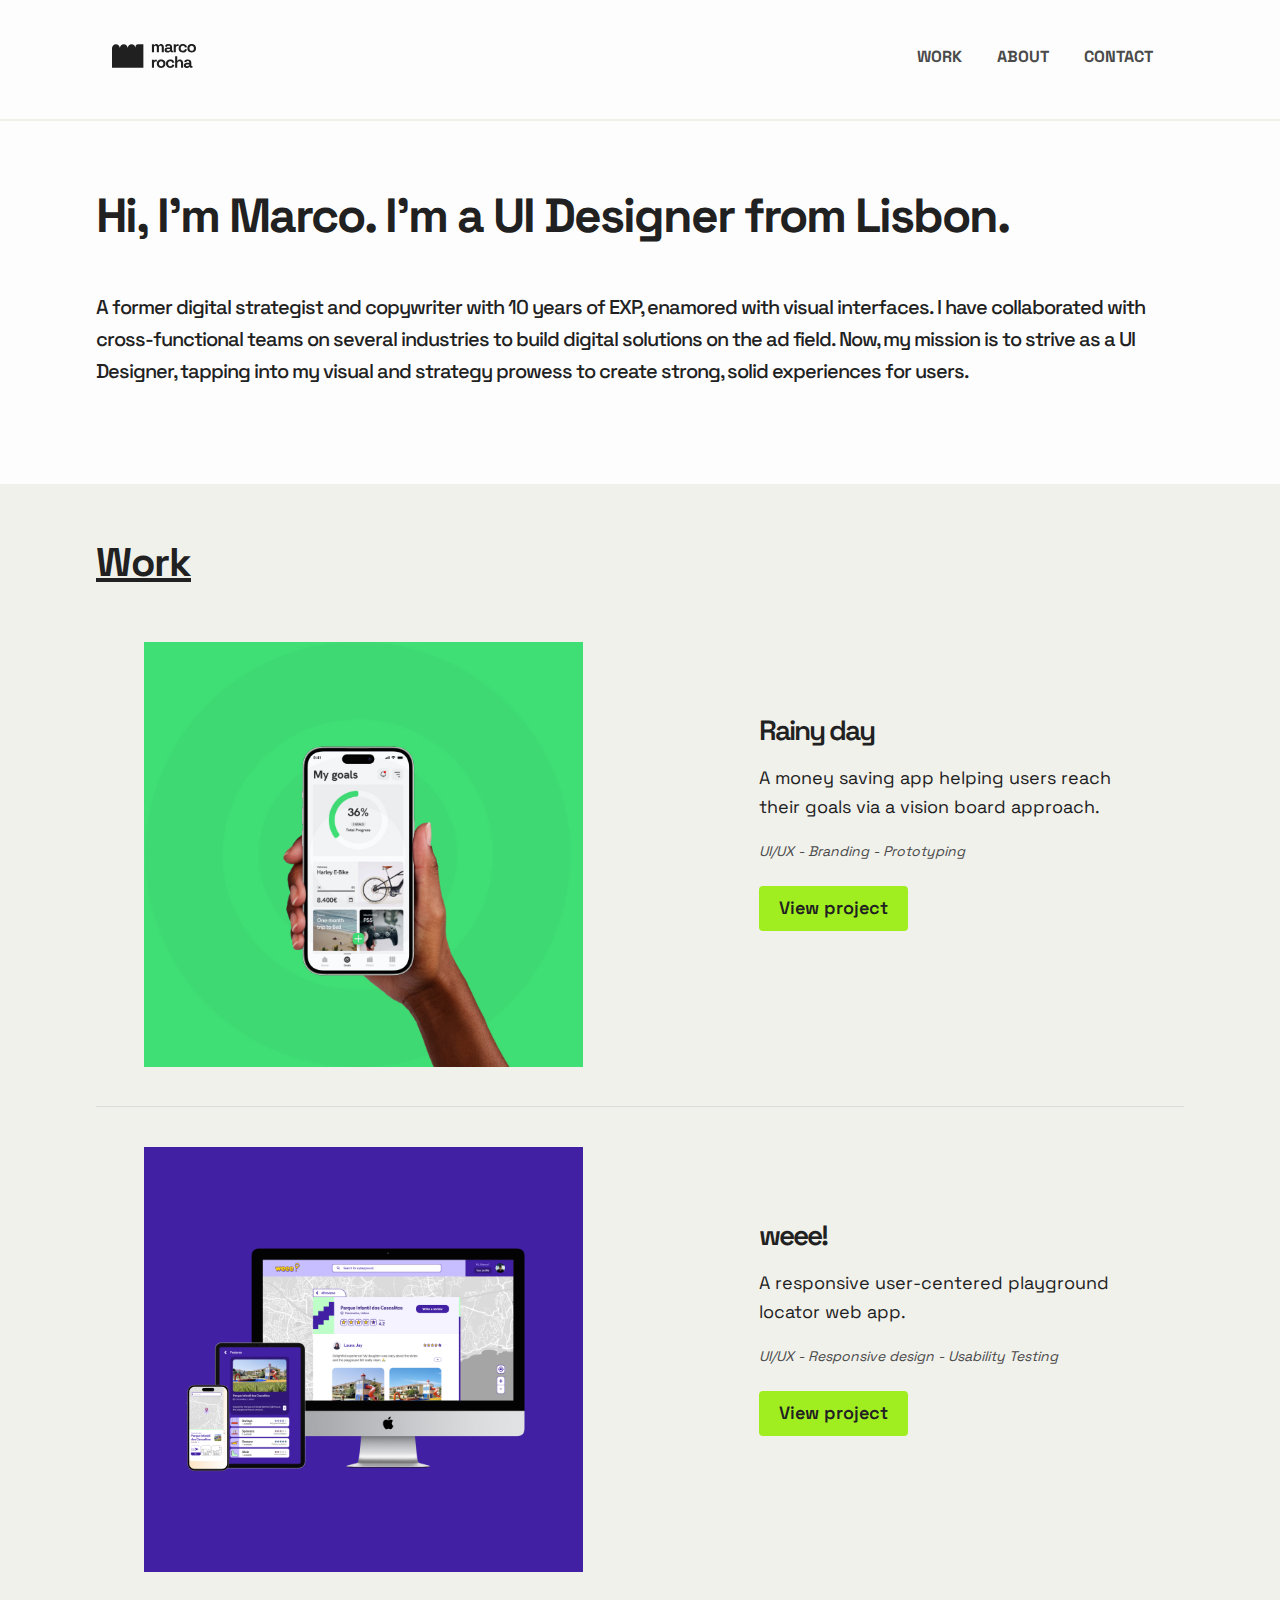
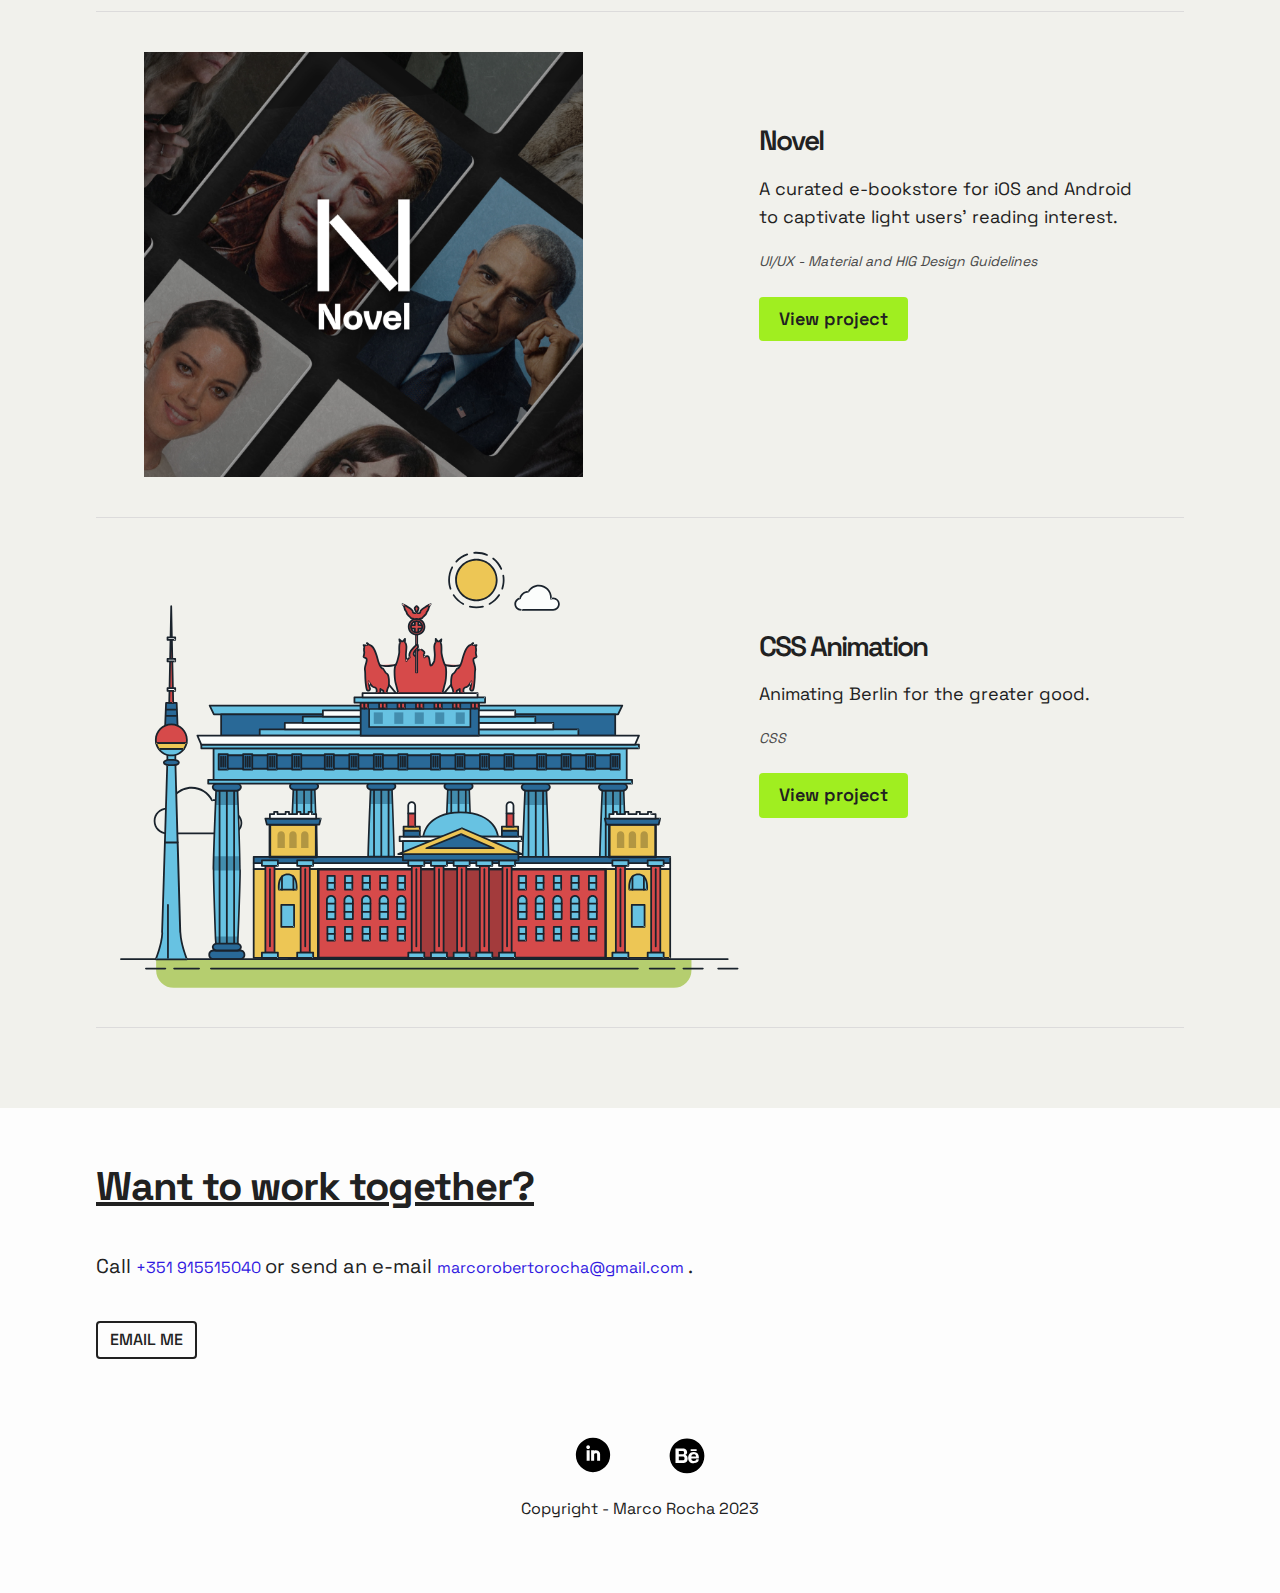
<file: index.html>
<!DOCTYPE html>
<html lang="en" dir="ltr">

<head>
    <meta charset="utf-8">
    <meta name="viewport" content="width=device-width, initial-scale=1">
    <title>Portfolio Marco Rocha</title>
    <link href="img/favicon.png" rel="shortcut icon">
    <link rel="stylesheet" type="text/css" href="css/normalize.css">
    <link rel="stylesheet" type="text/css" href="css/styles.css">
    <link rel="preconnect" href="https://fonts.googleapis.com">
    <link rel="preconnect" href="https://fonts.gstatic.com" crossorigin>
    <link href="https://fonts.googleapis.com/css2?family=Space+Grotesk:wght@300;400;500;600;700&display=swap"
        rel="stylesheet">
    <link rel="stylesheet" href="https://cdnjs.cloudflare.com/ajax/libs/font-awesome/5.15.3/css/all.min.css">
</head>

<body id="homepage">

    <header>
        <div id="header" class="container">
            <div class="logo-container">
                <img class="logo" src="img/Logo.svg" alt="Marco Rocha">
            </div>
            <div>
                <div class="navtoggle" id="navtoggle">
                    <nav>
                        <ul class="navigation">
                            <li> <a href="index.html">Work</a> </li>
                            <li> <a href="about.html">About</a> </li>
                            <li> <a href="#contact" onclick="menuToggle()">Contact </a> </li>
                            <li><a href="javascript:void(0);" class="icon" onclick="menuToggle()"><i
                                        class="fas fa-bars"></i></a></li>
                        </ul>
                    </nav>
                </div>
            </div>
        </div>
    </header>

    <main>
        <div id="hero">
            <div class="container">
                <h1>Hi, I'm Marco. I'm a UI Designer from Lisbon.</h1>
                <h2> A former digital strategist and copywriter with 10 years of EXP, enamored with visual interfaces. I
                    have
                    collaborated with cross-functional teams on several industries to build digital solutions on the ad
                    field. Now, my mission is to strive as a UI Designer, tapping into my visual and strategy prowess to
                    create strong, solid experiences for users. </h2>
            </div>
        </div>

        <div id="work">
            <div class="container">
                <h3> Work </h3>

                <!--First project-->
                <div class="row">
                    <div class="column col-md-6 col-lg-7">
                        <picture>
                            <source srcset="img/cover-images/project_rainyday_cover_1x.jpg" media="(max-width:767px)">
                            <img src="img/cover-images/project_rainyday_cover_2x.jpg" alt="rainy day">
                        </picture>
                    </div>
                    <div class="column col-md-6 col-lg-5">
                        <h4> Rainy day </h4>
                        <p> A money saving app helping users reach their goals via a vision board approach. </p>
                        <h6> UI/UX - Branding - Prototyping </h6>
                        <a href="rainyday.html" class="primary-button"> View project</a>
                    </div>
                </div>

                <!--Second project-->
                <div class="row">
                    <div class="column col-md-6 col-lg-7">
                        <picture>
                            <source srcset="img/cover-images/project_weee!_cover_1x.jpg" media="(max-width:767px)">
                            <img src="img/cover-images/project_weee!_cover_2x.jpg" alt="weee!">
                        </picture>
                    </div>
                    <div class="column col-md-6 col-lg-5">
                        <h4> weee! </h4>
                        <p> A responsive user-centered playground locator web app. </p>
                        <h6> UI/UX - Responsive design - Usability Testing </h6>
                        <a href="#" class="primary-button"> View project </a>
                    </div>
                </div>

                <!--Third project-->
                <div class="row">
                    <div class="column col-md-6 col-lg-7">
                        <picture>
                            <source srcset="img/cover-images/project_novel_cover_1x.jpg" media="(max-width:767px)">
                            <img src="img/cover-images/project_novel_cover_2x.jpg" alt="novel">
                        </picture>
                    </div>
                    <div class="column col-md-6 col-lg-5">
                        <h4> Novel </h4>
                        <p> A curated e-bookstore for iOS and Android to captivate light users' reading interest. </p>
                        <h6> UI/UX - Material and HIG Design Guidelines </h6>
                        <a href="#" class="primary-button"> View project </a>
                    </div>
                </div>

                <!--Fourth project-->
                <div class="row">
                    <div class="column col-md-6 col-lg-7">
                        <svg id="berlin" xmlns="http://www.w3.org/2000/svg" class="berlin-illustration" height="auto"
                            viewBox="0 0 700 505" xmlns:xlink="http://www.w3.org/1999/xlink">
                            <defs>
                                <polygon id="a" points=".06 231.917 .06 .929 688.717 .929 688.717 231.917"></polygon>
                            </defs>
                            <g fill="none" fill-rule="evenodd">
                                <g transform="translate(0 241)" class="cloud-front">
                                    <path fill="#1A232C"
                                        d="M87.602,29 L87.602,28 C87.326,28.001 87.103,28.024 86.927,28.033 L86.979,29.031 L87.947,28.78 C85.741,20.282 78.041,14.002 68.852,14 C67.858,14 66.904,14.096 65.98,14.231 L66.125,15.22 L67.019,14.772 C62.626,6.015 53.567,0.001 43.102,0 C29.041,0.002 17.524,10.848 16.443,24.632 L17.44,24.71 L17.606,23.724 C16.803,23.589 15.969,23.5 15.102,23.5 C6.817,23.501 0.102,30.215 0.102,38.5 C0.102,46.785 6.817,53.499 15.102,53.5 L87.602,53.5 C94.644,53.499 100.351,47.792 100.352,40.75 C100.351,33.708 94.644,28.001 87.602,28 L87.602,30 C90.573,30 93.254,31.202 95.203,33.149 C97.15,35.097 98.351,37.778 98.352,40.75 C98.351,43.722 97.15,46.403 95.203,48.351 C93.254,50.298 90.573,51.5 87.602,51.5 L15.102,51.5 C11.509,51.5 8.265,50.046 5.909,47.692 C3.555,45.337 2.102,42.093 2.102,38.5 C2.102,34.907 3.555,31.663 5.909,29.308 C8.265,26.954 11.509,25.5 15.102,25.5 C15.831,25.5 16.553,25.575 17.273,25.697 C17.551,25.743 17.832,25.672 18.055,25.499 C18.277,25.325 18.414,25.07 18.436,24.789 C19.436,12.04 30.094,1.998 43.102,2 C52.786,1.999 61.163,7.564 65.231,15.669 C65.425,16.055 65.842,16.272 66.27,16.21 C67.132,16.084 67.988,16 68.852,16 C77.108,15.998 84.027,21.647 86.011,29.283 C86.13,29.741 86.557,30.054 87.031,30.03 C87.27,30.017 87.457,29.999 87.602,30 L87.602,29"
                                        transform="translate(38 36)"></path>
                                </g>
                                <path fill="#B5CE6F"
                                    d="M646.484,484.382 C646.484,489.501 644.531,494.62 640.627,498.525 C636.722,502.43 631.603,504.382 626.484,504.382 L60.873,504.382 C55.754,504.382 50.636,502.43 46.731,498.525 C42.826,494.62 40.873,489.501 40.873,484.382 L40.873,471.917 L646.484,471.917 L646.484,484.382">
                                </path>
                                <polyline fill="#67C2E2"
                                    points="334.824 185.029 101.449 185.029 106.209 195.08 563.438 195.08 568.2 185.029 334.824 185.029">
                                </polyline>
                                <path fill="#1A232C"
                                    d="M334.824,185.029 L334.824,184.029 L101.449,184.029 C101.104,184.029 100.788,184.203 100.604,184.494 C100.42,184.785 100.398,185.146 100.545,185.457 L105.306,195.508 C105.471,195.856 105.824,196.079 106.209,196.079 L563.438,196.079 C563.824,196.079 564.177,195.856 564.342,195.508 L569.104,185.457 C569.251,185.146 569.229,184.785 569.045,184.494 C568.861,184.203 568.544,184.029 568.2,184.029 L334.824,184.029 L334.824,186.029 L566.62,186.029 L562.806,194.08 L106.842,194.08 L103.029,186.029 L334.824,186.029 L334.824,185.029">
                                </path>
                                <polygon fill="#296997"
                                    points="114.416 218.974 560.222 218.974 560.222 195.08 114.416 195.08"></polygon>
                                <path fill="#1A232C"
                                    d="M560.222,218.974 L560.222,217.974 L115.416,217.974 L115.416,196.079 L559.222,196.079 L559.222,218.974 L560.222,218.974 L560.222,217.974 L560.222,218.974 L561.222,218.974 L561.222,195.08 C561.222,194.816 561.115,194.559 560.929,194.372 C560.742,194.186 560.485,194.08 560.222,194.08 L114.416,194.08 C114.152,194.08 113.895,194.186 113.708,194.372 C113.522,194.559 113.416,194.816 113.416,195.08 L113.416,218.974 C113.416,219.237 113.522,219.495 113.708,219.681 C113.895,219.867 114.152,219.974 114.416,219.974 L560.222,219.974 C560.485,219.974 560.742,219.867 560.929,219.681 C561.115,219.495 561.222,219.237 561.222,218.974 L560.222,218.974">
                                </path>
                                <polygon fill="#67C2E2"
                                    points="105.85 269.08 573.225 269.08 573.225 233.398 105.85 233.398"></polygon>
                                <path fill="#1A232C"
                                    d="M573.225,233.398 L573.225,232.398 L105.85,232.398 C105.587,232.398 105.329,232.505 105.143,232.691 C104.957,232.877 104.85,233.134 104.85,233.398 L104.85,269.08 C104.85,269.344 104.957,269.601 105.143,269.788 C105.329,269.974 105.587,270.08 105.85,270.08 L573.225,270.08 C573.488,270.08 573.745,269.974 573.932,269.788 C574.118,269.601 574.225,269.344 574.225,269.08 L574.225,233.398 C574.225,233.134 574.118,232.877 573.932,232.691 C573.745,232.505 573.488,232.398 573.225,232.398 L573.225,233.398 L572.225,233.398 L572.225,268.08 L106.85,268.08 L106.85,234.398 L573.225,234.398 L573.225,233.398 L572.225,233.398 L573.225,233.398">
                                </path>
                                <polygon fill="#296997"
                                    points="116.751 256.508 562.557 256.508 562.557 241.243 116.751 241.243"></polygon>
                                <path fill="#1A232C"
                                    d="M562.557,256.508 L562.557,255.508 L117.75,255.508 L117.75,242.243 L561.557,242.243 L561.557,256.508 L562.557,256.508 L562.557,255.508 L562.557,256.508 L563.557,256.508 L563.557,241.243 C563.557,240.979 563.45,240.722 563.264,240.535 C563.078,240.349 562.82,240.243 562.557,240.243 L116.75,240.243 C116.487,240.243 116.23,240.349 116.043,240.535 C115.857,240.722 115.751,240.979 115.751,241.243 L115.751,256.508 C115.751,256.771 115.857,257.029 116.043,257.215 C116.23,257.401 116.487,257.508 116.751,257.508 L562.557,257.508 C562.82,257.508 563.077,257.401 563.264,257.215 C563.45,257.029 563.557,256.771 563.557,256.508 L562.557,256.508">
                                </path>
                                <polygon fill="#67C2E2"
                                    points="158.07 218.974 518.563 218.974 518.563 211.858 158.07 211.858"></polygon>
                                <path fill="#1A232C"
                                    d="M518.563,211.858 L518.563,210.858 L158.07,210.858 C157.807,210.858 157.549,210.964 157.363,211.151 C157.177,211.337 157.07,211.594 157.07,211.858 L157.07,218.974 C157.07,219.237 157.177,219.495 157.363,219.681 C157.549,219.867 157.807,219.974 158.07,219.974 L518.563,219.974 C518.826,219.974 519.083,219.867 519.27,219.681 C519.456,219.495 519.562,219.237 519.562,218.974 L519.562,211.858 C519.562,211.594 519.456,211.337 519.27,211.151 C519.083,210.964 518.826,210.858 518.563,210.858 L518.563,211.858 L517.563,211.858 L517.563,217.974 L159.07,217.974 L159.07,212.858 L518.563,212.858 L518.563,211.858 L517.563,211.858 L518.563,211.858">
                                </path>
                                <polygon fill="#FBFDFC"
                                    points="186.438 211.858 490.194 211.858 490.194 204.741 186.438 204.741"></polygon>
                                <path fill="#1A232C"
                                    d="M490.194,204.741 L490.194,203.741 L186.438,203.741 C186.175,203.741 185.917,203.848 185.731,204.034 C185.545,204.221 185.438,204.478 185.438,204.741 L185.438,211.858 C185.438,212.121 185.545,212.379 185.731,212.565 C185.917,212.751 186.175,212.858 186.438,212.858 L490.194,212.858 C490.458,212.858 490.715,212.751 490.902,212.565 C491.088,212.379 491.194,212.121 491.194,211.858 L491.194,204.741 C491.194,204.478 491.088,204.221 490.902,204.034 C490.715,203.848 490.458,203.741 490.194,203.741 L490.194,204.741 L489.194,204.741 L489.194,210.858 L187.438,210.858 L187.438,205.741 L490.194,205.741 L490.194,204.741 L489.194,204.741 L490.194,204.741">
                                </path>
                                <polygon fill="#67C2E2"
                                    points="206.805 204.741 469.828 204.741 469.828 197.624 206.805 197.624"></polygon>
                                <path fill="#1A232C"
                                    d="M469.828,197.624 L469.828,196.624 L206.805,196.624 C206.541,196.624 206.284,196.731 206.098,196.917 C205.911,197.103 205.805,197.361 205.805,197.624 L205.805,204.741 C205.805,205.005 205.911,205.262 206.098,205.449 C206.284,205.635 206.541,205.741 206.805,205.741 L469.828,205.741 C470.091,205.741 470.349,205.635 470.535,205.449 C470.722,205.262 470.828,205.005 470.828,204.741 L470.828,197.624 C470.828,197.361 470.722,197.103 470.535,196.917 C470.349,196.731 470.091,196.624 469.828,196.624 L469.828,197.624 L468.828,197.624 L468.828,203.741 L207.805,203.741 L207.805,198.624 L469.828,198.624 L469.828,197.624 L468.828,197.624 L469.828,197.624">
                                </path>
                                <polygon fill="#FBFDFC"
                                    points="229.521 197.624 447.111 197.624 447.111 190.509 229.521 190.509"></polygon>
                                <path fill="#1A232C"
                                    d="M447.111,190.509 L447.111,189.509 L229.521,189.509 C229.258,189.509 229,189.616 228.814,189.802 C228.628,189.988 228.521,190.246 228.521,190.509 L228.521,197.624 C228.521,197.888 228.628,198.145 228.814,198.332 C229,198.518 229.258,198.624 229.521,198.624 L447.111,198.624 C447.375,198.624 447.632,198.518 447.818,198.332 C448.005,198.145 448.111,197.888 448.111,197.624 L448.111,190.509 C448.111,190.246 448.005,189.988 447.818,189.802 C447.632,189.616 447.375,189.509 447.111,189.509 L447.111,190.509 L446.111,190.509 L446.111,196.624 L230.521,196.624 L230.521,191.509 L447.111,191.509 L447.111,190.509 L446.111,190.509 L447.111,190.509">
                                </path>
                                <path fill="#67C2E2"
                                    d="M135.607,355.447 C135.163,337.766 134.264,313.326 133.648,297.387 C133.274,287.721 133.004,281.18 133.004,281.18 L108.722,281.18 C108.722,281.18 108.452,287.721 108.079,297.387 C107.462,313.326 106.563,337.766 106.119,355.447 C105.953,362.059 105.85,367.732 105.85,371.653 L105.85,371.654 C105.85,386.117 107.243,424.332 108.089,446.189 C108.457,455.706 108.722,462.126 108.722,462.126 L133.004,462.126 C133.004,462.126 133.269,455.706 133.637,446.189 C134.482,424.332 135.876,386.117 135.876,371.654 L135.876,371.653 C135.876,367.732 135.773,362.059 135.607,355.447">
                                </path>
                                <path fill="#428DAE"
                                    d="M133.648 297.387L108.079 297.387C108.452 287.721 108.722 281.18 108.722 281.18L133.004 281.18C133.004 281.18 133.274 287.721 133.648 297.387M135.876 371.654L105.85 371.654 105.85 371.653C105.85 367.732 105.953 362.059 106.119 355.447L135.607 355.447C135.773 362.059 135.876 367.732 135.876 371.653L135.876 371.654M133.004 462.126L108.722 462.126C108.722 462.126 108.457 455.706 108.089 446.189L133.637 446.189C133.269 455.706 133.004 462.126 133.004 462.126">
                                </path>
                                <path fill="#1A232C"
                                    d="M109.612,461.199 L132.114,461.199 C132.447,453.007 134.949,390.886 134.949,371.653 C134.949,352.42 132.447,290.299 132.114,282.108 L109.612,282.108 C109.279,290.299 106.778,352.42 106.778,371.653 C106.778,390.886 109.279,453.007 109.612,461.199 Z M133.895,463.054 L107.832,463.054 L107.794,462.164 C107.766,461.466 104.922,392.193 104.922,371.653 C104.922,351.114 107.766,281.839 107.794,281.142 L107.832,280.252 L133.895,280.252 L133.931,281.142 C133.96,281.839 136.804,351.114 136.804,371.653 C136.804,392.193 133.96,461.466 133.931,462.164 L133.895,463.054 L133.895,463.054 Z">
                                </path>
                                <path fill="#1A232C"
                                    d="M111.638 281.18L111.638 462.126C111.638 462.679 112.086 463.126 112.638 463.126 113.19 463.126 113.638 462.679 113.638 462.126L113.638 281.18C113.638 280.628 113.19 280.18 112.638 280.18 112.086 280.18 111.638 280.628 111.638 281.18M119.863 281.18L119.863 462.126C119.863 462.679 120.311 463.126 120.863 463.126 121.416 463.126 121.863 462.679 121.863 462.126L121.863 281.18C121.863 280.628 121.416 280.18 120.863 280.18 120.311 280.18 119.863 280.628 119.863 281.18M128.088 281.18L128.088 462.126C128.088 462.679 128.536 463.126 129.088 463.126 129.64 463.126 130.088 462.679 130.088 462.126L130.088 281.18C130.088 280.628 129.64 280.18 129.088 280.18 128.536 280.18 128.088 280.628 128.088 281.18">
                                </path>
                                <path fill="#296997"
                                    d="M136.79,277.265 C136.79,279.418 134.675,281.18 132.09,281.18 L109.636,281.18 C107.051,281.18 104.936,279.418 104.936,277.265 C104.936,275.111 107.051,273.349 109.636,273.349 L132.09,273.349 C134.675,273.349 136.79,275.111 136.79,277.265">
                                </path>
                                <path fill="#1A232C"
                                    d="M136.79,277.265 L135.79,277.265 C135.789,278.005 135.433,278.704 134.769,279.262 C134.109,279.814 133.155,280.181 132.09,280.18 L109.636,280.18 C108.571,280.181 107.617,279.814 106.956,279.262 C106.293,278.704 105.936,278.005 105.936,277.265 C105.936,276.524 106.293,275.825 106.957,275.267 C107.617,274.715 108.571,274.348 109.636,274.349 L132.09,274.349 C133.155,274.348 134.109,274.716 134.769,275.267 C135.433,275.825 135.789,276.524 135.79,277.265 L137.79,277.265 C137.791,275.851 137.09,274.593 136.049,273.731 C135.006,272.863 133.61,272.35 132.09,272.349 L109.636,272.349 C108.116,272.35 106.72,272.863 105.676,273.731 C104.636,274.593 103.935,275.851 103.936,277.265 C103.935,278.678 104.636,279.937 105.677,280.798 C106.72,281.666 108.116,282.179 109.636,282.18 L132.09,282.18 C133.61,282.179 135.006,281.666 136.049,280.798 C137.09,279.937 137.791,278.678 137.79,277.265 L136.79,277.265">
                                </path>
                                <path fill="#296997"
                                    d="M140.775,467.217 C140.775,469.803 138.661,471.917 136.076,471.917 L105.65,471.917 C103.065,471.917 100.951,469.803 100.951,467.217 L100.951,466.825 C100.951,464.241 103.065,462.126 105.65,462.126 L136.076,462.126 C138.661,462.126 140.775,464.241 140.775,466.825 L140.775,467.217">
                                </path>
                                <path fill="#1A232C"
                                    d="M140.775,467.217 L139.775,467.217 C139.775,468.235 139.361,469.155 138.688,469.83 C138.013,470.503 137.093,470.917 136.076,470.917 L105.65,470.917 C104.633,470.917 103.713,470.504 103.038,469.83 C102.365,469.155 101.951,468.235 101.951,467.217 L101.951,466.825 C101.951,465.808 102.365,464.889 103.038,464.214 C103.713,463.54 104.633,463.127 105.65,463.126 L136.076,463.126 C137.093,463.127 138.013,463.54 138.688,464.214 C139.362,464.889 139.775,465.808 139.775,466.825 L139.775,467.217 L141.775,467.217 L141.775,466.825 C141.772,463.684 139.217,461.13 136.076,461.126 L105.65,461.126 C102.509,461.13 99.955,463.684 99.951,466.825 L99.951,467.217 C99.954,470.36 102.509,472.914 105.65,472.917 L136.076,472.917 C139.217,472.914 141.772,470.36 141.775,467.217 L140.775,467.217">
                                </path>
                                <path fill="#296997"
                                    d="M136.79,458.208 C136.79,460.363 134.675,462.126 132.09,462.126 L109.636,462.126 C107.051,462.126 104.936,460.363 104.936,458.208 C104.936,456.057 107.051,454.292 109.636,454.292 L132.09,454.292 C134.675,454.292 136.79,456.057 136.79,458.208">
                                </path>
                                <path fill="#1A232C"
                                    d="M136.79,458.208 L135.79,458.208 C135.789,458.949 135.432,459.649 134.769,460.207 C134.108,460.76 133.154,461.128 132.09,461.126 L109.636,461.126 C108.572,461.128 107.617,460.76 106.957,460.207 C106.293,459.649 105.936,458.949 105.936,458.208 C105.936,457.47 106.293,456.77 106.957,456.212 C107.617,455.659 108.572,455.291 109.636,455.292 L132.09,455.292 C133.154,455.291 134.108,455.659 134.769,456.212 C135.433,456.77 135.789,457.47 135.79,458.208 L137.79,458.208 C137.791,456.796 137.09,455.538 136.05,454.675 C135.006,453.808 133.61,453.294 132.09,453.292 L109.636,453.292 C108.115,453.294 106.719,453.808 105.676,454.675 C104.636,455.538 103.935,456.796 103.936,458.208 C103.935,459.622 104.636,460.881 105.676,461.743 C106.72,462.611 108.116,463.125 109.636,463.126 L132.09,463.126 C133.61,463.125 135.006,462.611 136.05,461.743 C137.09,460.881 137.791,459.622 137.79,458.208 L136.79,458.208">
                                </path>
                                <path fill="#67C2E2"
                                    d="M572.471,355.447 C572.025,337.766 571.126,313.326 570.51,297.387 C570.137,287.721 569.867,281.18 569.867,281.18 L545.585,281.18 C545.585,281.18 545.315,287.721 544.942,297.387 C544.326,313.326 543.427,337.766 542.981,355.447 C542.815,362.059 542.713,367.732 542.713,371.653 L542.713,371.654 C542.713,386.117 544.107,424.332 544.952,446.189 C545.32,455.706 545.585,462.126 545.585,462.126 L569.867,462.126 C569.867,462.126 570.132,455.706 570.499,446.189 C571.346,424.332 572.739,386.117 572.739,371.654 L572.739,371.653 C572.739,367.732 572.637,362.059 572.471,355.447">
                                </path>
                                <path fill="#428DAE"
                                    d="M569.582 297.387L566.951 297.387 566.951 282.108 568.977 282.108C569.063 284.206 569.29 289.841 569.582 297.387M564.951 297.387L545.871 297.387C546.162 289.841 546.39 284.206 546.476 282.108L564.951 282.108 564.951 297.387M571.8 369.187L566.951 369.187 566.951 356.265 571.562 356.265C571.685 361.272 571.771 365.701 571.8 369.187M564.951 369.187L543.653 369.187C543.684 365.512 543.777 360.79 543.912 355.447L553.551 355.447 553.551 356.265 564.951 356.265 564.951 369.187">
                                </path>
                                <path fill="#1A232C"
                                    d="M546.476,461.199 L568.977,461.199 C569.31,453.007 571.812,390.886 571.812,371.653 C571.812,352.42 569.31,290.299 568.977,282.108 L546.476,282.108 C546.142,290.299 543.642,352.42 543.642,371.653 C543.642,390.886 546.142,453.007 546.476,461.199 M570.758,463.054 L544.694,463.054 L544.658,462.164 C544.629,461.466 541.785,392.193 541.785,371.653 C541.785,351.114 544.629,281.839 544.658,281.142 L544.694,280.252 L570.758,280.252 L570.795,281.142 C570.823,281.839 573.667,351.114 573.667,371.653 C573.667,392.193 570.823,461.466 570.795,462.164 L570.758,463.054">
                                </path>
                                <path fill="#1A232C"
                                    d="M548.501 281.18L548.501 462.126C548.501 462.679 548.949 463.126 549.501 463.126 550.053 463.126 550.501 462.679 550.501 462.126L550.501 281.18C550.501 280.628 550.053 280.18 549.501 280.18 548.949 280.18 548.501 280.628 548.501 281.18M556.727 281.18L556.727 462.126C556.727 462.679 557.174 463.126 557.727 463.126 558.279 463.126 558.727 462.679 558.727 462.126L558.727 281.18C558.727 280.628 558.279 280.18 557.727 280.18 557.174 280.18 556.727 280.628 556.727 281.18M564.951 281.18L564.951 462.126C564.951 462.679 565.399 463.126 565.951 463.126 566.503 463.126 566.951 462.679 566.951 462.126L566.951 281.18C566.951 280.628 566.503 280.18 565.951 280.18 565.399 280.18 564.951 280.628 564.951 281.18">
                                </path>
                                <path fill="#296997"
                                    d="M573.653,277.265 C573.653,279.418 571.537,281.18 568.953,281.18 L546.499,281.18 C543.915,281.18 541.799,279.418 541.799,277.265 C541.799,275.111 543.915,273.349 546.499,273.349 L568.953,273.349 C571.537,273.349 573.653,275.111 573.653,277.265">
                                </path>
                                <path fill="#1A232C"
                                    d="M573.653,277.265 L572.653,277.265 C572.653,278.005 572.296,278.704 571.632,279.262 C570.972,279.814 570.017,280.181 568.953,280.18 L546.499,280.18 C545.435,280.181 544.48,279.814 543.82,279.262 C543.156,278.704 542.8,278.005 542.799,277.265 C542.8,276.525 543.156,275.825 543.82,275.267 C544.481,274.715 545.435,274.348 546.499,274.349 L568.953,274.349 C570.017,274.348 570.972,274.715 571.632,275.267 C572.296,275.825 572.653,276.525 572.653,277.265 L574.653,277.265 C574.654,275.851 573.953,274.593 572.912,273.731 C571.869,272.863 570.473,272.35 568.953,272.349 L546.499,272.349 C544.979,272.35 543.583,272.863 542.54,273.731 C541.499,274.593 540.798,275.851 540.799,277.265 C540.798,278.679 541.499,279.937 542.54,280.798 C543.583,281.666 544.979,282.179 546.499,282.18 L568.953,282.18 C570.473,282.179 571.869,281.666 572.912,280.798 C573.953,279.937 574.654,278.679 574.653,277.265 L573.653,277.265">
                                </path>
                                <path fill="#296997"
                                    d="M577.639,467.217 C577.639,469.803 575.524,471.917 572.938,471.917 L542.514,471.917 C539.929,471.917 537.813,469.803 537.813,467.217 L537.813,466.825 C537.813,464.241 539.929,462.126 542.514,462.126 L572.938,462.126 C575.524,462.126 577.639,464.241 577.639,466.825 L577.639,467.217">
                                </path>
                                <path fill="#1A232C"
                                    d="M577.639,467.217 L576.639,467.217 C576.638,468.235 576.225,469.155 575.551,469.83 C574.876,470.503 573.956,470.917 572.938,470.917 L542.514,470.917 C541.497,470.917 540.576,470.503 539.901,469.83 C539.227,469.155 538.814,468.234 538.813,467.217 L538.813,466.825 C538.814,465.808 539.227,464.889 539.901,464.214 C540.576,463.54 541.497,463.127 542.514,463.126 L572.938,463.126 C573.956,463.127 574.876,463.54 575.551,464.214 C576.225,464.888 576.638,465.808 576.639,466.825 L576.639,467.217 L578.639,467.217 L578.639,466.825 C578.635,463.684 576.081,461.13 572.938,461.126 L542.514,461.126 C539.372,461.13 536.817,463.684 536.813,466.825 L536.813,467.217 C536.817,470.36 539.372,472.914 542.514,472.917 L572.938,472.917 C576.081,472.914 578.635,470.359 578.639,467.217 L577.639,467.217">
                                </path>
                                <path fill="#296997"
                                    d="M573.653,458.208 C573.653,460.363 571.537,462.126 568.953,462.126 L546.499,462.126 C543.915,462.126 541.799,460.363 541.799,458.208 C541.799,456.057 543.915,454.292 546.499,454.292 L568.953,454.292 C571.537,454.292 573.653,456.057 573.653,458.208">
                                </path>
                                <path fill="#1A232C"
                                    d="M573.653,458.208 L572.653,458.208 C572.653,458.949 572.296,459.649 571.632,460.207 C570.971,460.76 570.017,461.128 568.953,461.126 L546.499,461.126 C545.435,461.128 544.481,460.76 543.82,460.207 C543.157,459.649 542.799,458.949 542.799,458.208 C542.799,457.47 543.156,456.77 543.82,456.212 C544.481,455.659 545.435,455.291 546.499,455.292 L568.953,455.292 C570.017,455.291 570.971,455.659 571.632,456.212 C572.296,456.77 572.653,457.47 572.653,458.208 L574.653,458.208 C574.654,456.796 573.953,455.538 572.912,454.675 C571.869,453.808 570.473,453.294 568.953,453.292 L546.499,453.292 C544.979,453.294 543.583,453.808 542.54,454.675 C541.499,455.538 540.798,456.796 540.799,458.208 C540.798,459.622 541.499,460.881 542.54,461.743 C543.583,462.611 544.979,463.125 546.499,463.126 L568.953,463.126 C570.473,463.125 571.869,462.611 572.912,461.743 C573.953,460.881 574.654,459.622 574.653,458.208 L573.653,458.208">
                                </path>
                                <path fill="#67C2E2"
                                    d="M485.098,355.447 C484.654,337.766 483.753,313.326 483.137,297.387 C482.764,287.721 482.494,281.18 482.494,281.18 L458.213,281.18 C458.213,281.18 457.942,287.721 457.569,297.387 C456.953,313.326 456.055,337.766 455.608,355.447 C455.443,362.059 455.34,367.732 455.34,371.653 L455.34,371.654 C455.34,386.117 456.733,424.332 457.58,446.189 C457.948,455.706 458.213,462.126 458.213,462.126 L482.494,462.126 C482.494,462.126 482.759,455.706 483.126,446.189 C483.973,424.332 485.366,386.117 485.366,371.654 L485.366,371.653 C485.366,367.732 485.265,362.059 485.098,355.447">
                                </path>
                                <path fill="#428DAE"
                                    d="M483.137 297.387L457.569 297.387C457.942 287.721 458.213 281.18 458.213 281.18L482.494 281.18C482.494 281.18 482.764 287.721 483.137 297.387M485.355 369.187L455.351 369.187C455.382 365.502 455.475 360.78 455.608 355.447L485.098 355.447C485.232 360.78 485.325 365.502 485.355 369.187">
                                </path>
                                <path fill="#1A232C"
                                    d="M459.103,461.199 L481.605,461.199 C481.938,453.007 484.439,390.886 484.439,371.653 C484.439,352.42 481.938,290.299 481.605,282.108 L459.103,282.108 C458.769,290.299 456.268,352.42 456.268,371.653 C456.268,390.886 458.769,453.007 459.103,461.199 Z M483.386,463.054 L457.321,463.054 L457.285,462.164 C457.256,461.466 454.412,392.193 454.412,371.653 C454.412,351.114 457.256,281.839 457.285,281.142 L457.321,280.252 L483.386,280.252 L483.422,281.142 C483.45,281.839 486.294,351.114 486.294,371.653 C486.294,392.193 483.45,461.466 483.422,462.164 L483.386,463.054 L483.386,463.054 Z">
                                </path>
                                <path fill="#1A232C"
                                    d="M461.128 281.18L461.128 462.126C461.128 462.679 461.576 463.126 462.128 463.126 462.68 463.126 463.128 462.679 463.128 462.126L463.128 281.18C463.128 280.628 462.68 280.18 462.128 280.18 461.576 280.18 461.128 280.628 461.128 281.18M469.354 281.18L469.354 462.126C469.354 462.679 469.801 463.126 470.354 463.126 470.906 463.126 471.354 462.679 471.354 462.126L471.354 281.18C471.354 280.628 470.906 280.18 470.354 280.18 469.801 280.18 469.354 280.628 469.354 281.18M477.578 281.18L477.578 462.126C477.578 462.679 478.026 463.126 478.578 463.126 479.13 463.126 479.578 462.679 479.578 462.126L479.578 281.18C479.578 280.628 479.13 280.18 478.578 280.18 478.026 280.18 477.578 280.628 477.578 281.18">
                                </path>
                                <path fill="#296997"
                                    d="M486.281,277.265 C486.281,279.418 484.164,281.18 481.58,281.18 L459.126,281.18 C456.542,281.18 454.426,279.418 454.426,277.265 C454.426,275.111 456.542,273.349 459.126,273.349 L481.58,273.349 C484.164,273.349 486.281,275.111 486.281,277.265">
                                </path>
                                <path fill="#1A232C"
                                    d="M486.281,277.265 L485.281,277.265 C485.281,278.005 484.924,278.704 484.26,279.262 C483.599,279.814 482.644,280.181 481.58,280.18 L459.126,280.18 C458.062,280.181 457.107,279.814 456.447,279.262 C455.783,278.704 455.427,278.005 455.426,277.265 C455.427,276.525 455.783,275.825 456.447,275.267 C457.108,274.715 458.062,274.348 459.126,274.349 L481.58,274.349 C482.644,274.348 483.599,274.716 484.26,275.268 C484.924,275.825 485.281,276.525 485.281,277.265 L487.281,277.265 C487.282,275.851 486.58,274.593 485.54,273.731 C484.496,272.863 483.1,272.35 481.58,272.349 L459.126,272.349 C457.606,272.35 456.21,272.863 455.167,273.731 C454.126,274.593 453.425,275.851 453.426,277.265 C453.425,278.679 454.126,279.937 455.167,280.798 C456.21,281.666 457.606,282.179 459.126,282.18 L481.58,282.18 C483.1,282.179 484.496,281.666 485.54,280.799 C486.58,279.937 487.282,278.679 487.281,277.265 L486.281,277.265">
                                </path>
                                <path fill="#296997"
                                    d="M490.266,467.217 C490.266,469.803 488.151,471.917 485.565,471.917 L455.141,471.917 C452.556,471.917 450.44,469.803 450.44,467.217 L450.44,466.825 C450.44,464.241 452.556,462.126 455.141,462.126 L485.565,462.126 C488.151,462.126 490.266,464.241 490.266,466.825 L490.266,467.217">
                                </path>
                                <path fill="#1A232C"
                                    d="M490.266,467.217 L489.266,467.217 C489.265,468.235 488.852,469.155 488.178,469.83 C487.503,470.503 486.583,470.917 485.565,470.917 L455.141,470.917 C454.124,470.917 453.203,470.503 452.528,469.83 C451.854,469.155 451.441,468.234 451.44,467.217 L451.44,466.825 C451.441,465.808 451.854,464.889 452.528,464.214 C453.203,463.54 454.124,463.127 455.141,463.126 L485.565,463.126 C486.583,463.127 487.503,463.54 488.178,464.214 C488.852,464.888 489.265,465.808 489.266,466.825 L489.266,467.217 L491.266,467.217 L491.266,466.825 C491.262,463.684 488.708,461.13 485.565,461.126 L455.141,461.126 C451.999,461.13 449.444,463.684 449.44,466.825 L449.44,467.217 C449.444,470.36 451.999,472.914 455.141,472.917 L485.565,472.917 C488.708,472.914 491.262,470.359 491.266,467.217 L490.266,467.217">
                                </path>
                                <path fill="#296997"
                                    d="M486.281,458.208 C486.281,460.363 484.164,462.126 481.58,462.126 L459.126,462.126 C456.542,462.126 454.426,460.363 454.426,458.208 C454.426,456.057 456.542,454.292 459.126,454.292 L481.58,454.292 C484.164,454.292 486.281,456.057 486.281,458.208">
                                </path>
                                <path fill="#1A232C"
                                    d="M486.281,458.208 L485.281,458.208 C485.281,458.949 484.923,459.649 484.26,460.207 C483.599,460.76 482.644,461.128 481.58,461.126 L459.126,461.126 C458.062,461.128 457.108,460.76 456.447,460.207 C455.784,459.649 455.427,458.949 455.426,458.208 C455.426,457.47 455.783,456.77 456.447,456.212 C457.108,455.659 458.062,455.291 459.126,455.292 L481.58,455.292 C482.644,455.291 483.598,455.659 484.26,456.212 C484.924,456.77 485.281,457.47 485.281,458.208 L487.281,458.208 C487.282,456.795 486.58,455.538 485.54,454.675 C484.496,453.808 483.1,453.294 481.58,453.292 L459.126,453.292 C457.606,453.294 456.21,453.808 455.167,454.675 C454.126,455.538 453.425,456.796 453.426,458.208 C453.425,459.622 454.126,460.881 455.167,461.743 C456.21,462.611 457.606,463.125 459.126,463.126 L481.58,463.126 C483.1,463.125 484.496,462.611 485.54,461.743 C486.581,460.881 487.282,459.622 487.281,458.208 L486.281,458.208">
                                </path>
                                <path fill="#67C2E2"
                                    d="M397.726,354.466 C397.28,336.787 396.381,312.346 395.765,296.407 C395.392,286.742 395.122,280.2 395.122,280.2 L370.84,280.2 C370.84,280.2 370.57,286.742 370.197,296.407 C369.581,312.346 368.682,336.787 368.236,354.466 C368.07,361.078 367.968,366.751 367.968,370.672 L367.968,370.673 C367.968,385.136 369.361,423.352 370.207,445.208 C370.575,454.726 370.84,461.146 370.84,461.146 L395.122,461.146 C395.122,461.146 395.386,454.726 395.754,445.208 C396.601,423.352 397.994,385.136 397.994,370.673 L397.994,370.672 C397.994,366.751 397.892,361.078 397.726,354.466">
                                </path>
                                <path fill="#428DAE"
                                    d="M394.837 296.407L392.206 296.407 392.206 281.127 394.233 281.127C394.318 283.225 394.545 288.861 394.837 296.407L394.837 296.407zM383.981 296.407L390.206 296.407 390.206 281.127 383.981 281.127 383.981 296.407zM375.756 296.407L381.98 296.407 381.98 281.127 375.756 281.127 375.756 296.407zM373.756 296.407L371.126 296.407C371.417 288.861 371.645 283.225 371.73 281.127L373.756 281.127 373.756 296.407 373.756 296.407zM397.062 369.187L392.206 369.187 392.206 354.466 396.796 354.466C396.943 360.298 397.041 365.389 397.062 369.187L397.062 369.187zM383.981 369.187L390.206 369.187 390.206 354.466 383.981 354.466 383.981 369.187zM375.756 369.187L381.98 369.187 381.98 354.466 375.756 354.466 375.756 369.187zM373.756 369.187L368.9 369.187C368.921 365.389 369.019 360.298 369.166 354.466L373.756 354.466 373.756 369.187 373.756 369.187z">
                                </path>
                                <path fill="#1A232C"
                                    d="M371.73,460.218 L394.233,460.218 C394.565,452.027 397.066,389.906 397.066,370.672 C397.066,351.44 394.565,289.319 394.233,281.127 L371.73,281.127 C371.397,289.319 368.895,351.44 368.895,370.672 C368.895,389.906 371.397,452.027 371.73,460.218 M396.013,462.074 L369.949,462.074 L369.912,461.184 C369.884,460.486 367.04,391.212 367.04,370.672 C367.04,350.133 369.884,280.859 369.912,280.162 L369.949,279.272 L396.013,279.272 L396.05,280.162 C396.078,280.859 398.922,350.133 398.922,370.672 C398.922,391.212 396.078,460.486 396.05,461.184 L396.013,462.074">
                                </path>
                                <path fill="#1A232C"
                                    d="M373.756 280.2L373.756 461.146C373.756 461.698 374.203 462.146 374.756 462.146 375.308 462.146 375.756 461.698 375.756 461.146L375.756 280.2C375.756 279.647 375.308 279.2 374.756 279.2 374.203 279.2 373.756 279.647 373.756 280.2M381.98 280.2L381.98 461.146C381.98 461.698 382.428 462.146 382.98 462.146 383.533 462.146 383.981 461.698 383.981 461.146L383.981 280.2C383.981 279.647 383.533 279.2 382.98 279.2 382.428 279.2 381.98 279.647 381.98 280.2M390.206 280.2L390.206 461.146C390.206 461.698 390.654 462.146 391.206 462.146 391.758 462.146 392.206 461.698 392.206 461.146L392.206 280.2C392.206 279.647 391.758 279.2 391.206 279.2 390.654 279.2 390.206 279.647 390.206 280.2">
                                </path>
                                <path fill="#296997"
                                    d="M398.908,276.285 C398.908,278.439 396.792,280.2 394.208,280.2 L371.754,280.2 C369.17,280.2 367.053,278.439 367.053,276.285 C367.053,274.13 369.17,272.369 371.754,272.369 L394.208,272.369 C396.792,272.369 398.908,274.13 398.908,276.285">
                                </path>
                                <path fill="#1A232C"
                                    d="M398.908,276.285 L397.908,276.285 C397.907,277.025 397.551,277.724 396.887,278.281 C396.227,278.833 395.272,279.201 394.208,279.2 L371.754,279.2 C370.69,279.201 369.735,278.833 369.074,278.281 C368.41,277.724 368.053,277.025 368.053,276.285 C368.053,275.544 368.41,274.845 369.074,274.287 C369.735,273.735 370.69,273.367 371.754,273.369 L394.208,273.369 C395.272,273.367 396.227,273.735 396.887,274.287 C397.551,274.844 397.907,275.544 397.908,276.285 L399.908,276.285 C399.909,274.871 399.208,273.612 398.167,272.75 C397.124,271.883 395.728,271.37 394.208,271.369 L371.754,271.369 C370.234,271.37 368.838,271.883 367.794,272.75 C366.754,273.612 366.052,274.871 366.053,276.285 C366.052,277.699 366.754,278.957 367.795,279.818 C368.838,280.686 370.234,281.198 371.754,281.2 L394.208,281.2 C395.728,281.198 397.123,280.686 398.167,279.818 C399.208,278.957 399.909,277.698 399.908,276.285 L398.908,276.285">
                                </path>
                                <path fill="#296997"
                                    d="M402.894,466.237 C402.894,468.823 400.779,470.937 398.193,470.937 L367.768,470.937 C365.183,470.937 363.068,468.823 363.068,466.237 L363.068,465.844 C363.068,463.26 365.183,461.146 367.768,461.146 L398.193,461.146 C400.779,461.146 402.894,463.26 402.894,465.844 L402.894,466.237">
                                </path>
                                <path fill="#1A232C"
                                    d="M402.894,466.237 L401.894,466.237 C401.893,467.254 401.48,468.174 400.806,468.849 C400.131,469.523 399.211,469.937 398.193,469.937 L367.768,469.937 C366.751,469.937 365.831,469.523 365.156,468.849 C364.482,468.174 364.069,467.254 364.068,466.237 L364.068,465.844 C364.069,464.828 364.482,463.908 365.156,463.233 C365.831,462.56 366.751,462.146 367.768,462.146 L398.193,462.146 C399.211,462.146 400.131,462.56 400.806,463.233 C401.48,463.908 401.893,464.828 401.894,465.844 L401.894,466.237 L403.894,466.237 L403.894,465.844 C403.89,462.703 401.336,460.15 398.193,460.146 L367.768,460.146 C364.626,460.15 362.072,462.703 362.068,465.844 L362.068,466.237 C362.072,469.379 364.626,471.933 367.768,471.937 L398.193,471.937 C401.336,471.933 403.89,469.379 403.894,466.237 L402.894,466.237">
                                </path>
                                <path fill="#296997"
                                    d="M398.908,457.228 C398.908,459.382 396.792,461.146 394.208,461.146 L371.754,461.146 C369.17,461.146 367.053,459.382 367.053,457.228 C367.053,455.077 369.17,453.312 371.754,453.312 L394.208,453.312 C396.792,453.312 398.908,455.077 398.908,457.228">
                                </path>
                                <path fill="#1A232C"
                                    d="M398.908,457.228 L397.908,457.228 C397.908,457.968 397.55,458.669 396.887,459.226 C396.226,459.779 395.272,460.147 394.208,460.146 L371.754,460.146 C370.69,460.147 369.736,459.779 369.074,459.226 C368.411,458.668 368.053,457.968 368.053,457.228 C368.053,456.489 368.41,455.789 369.074,455.231 C369.736,454.679 370.69,454.311 371.754,454.312 L394.208,454.312 C395.272,454.311 396.226,454.679 396.887,455.231 C397.551,455.789 397.908,456.489 397.908,457.228 L399.908,457.228 C399.909,455.815 399.208,454.557 398.167,453.695 C397.124,452.827 395.728,452.313 394.208,452.312 L371.754,452.312 C370.234,452.313 368.838,452.827 367.794,453.695 C366.754,454.557 366.052,455.815 366.053,457.228 C366.052,458.642 366.753,459.901 367.794,460.763 C368.838,461.631 370.234,462.145 371.754,462.146 L394.208,462.146 C395.728,462.145 397.124,461.631 398.167,460.763 C399.208,459.9 399.909,458.642 399.908,457.228 L398.908,457.228">
                                </path>
                                <path fill="#67C2E2"
                                    d="M310.353,354.466 C309.908,336.787 309.009,312.346 308.393,296.407 C308.019,286.742 307.75,280.2 307.75,280.2 L283.467,280.2 C283.467,280.2 283.198,286.742 282.824,296.407 C282.208,312.346 281.309,336.787 280.864,354.466 C280.698,361.078 280.596,366.751 280.596,370.672 L280.596,370.673 C280.596,385.136 281.989,423.352 282.834,445.208 C283.202,454.726 283.467,461.146 283.467,461.146 L307.75,461.146 C307.75,461.146 308.014,454.726 308.382,445.208 C309.228,423.352 310.622,385.136 310.622,370.673 L310.622,370.672 C310.622,366.751 310.518,361.078 310.353,354.466">
                                </path>
                                <path fill="#428DAE"
                                    d="M308.393 296.407L282.824 296.407C283.198 286.742 283.467 280.2 283.467 280.2L307.75 280.2C307.75 280.2 308.019 286.742 308.393 296.407M310.617 369.187L280.6 369.187C280.621 365.377 280.718 360.285 280.864 354.466L310.353 354.466C310.498 360.285 310.596 365.377 310.617 369.187">
                                </path>
                                <path fill="#1A232C"
                                    d="M284.357,460.218 L306.86,460.218 C307.193,452.027 309.694,389.906 309.694,370.672 C309.694,351.44 307.193,289.319 306.86,281.127 L284.357,281.127 C284.024,289.319 281.523,351.44 281.523,370.672 C281.523,389.906 284.024,452.027 284.357,460.218 Z M308.639,462.074 L282.576,462.074 L282.54,461.184 C282.511,460.486 279.668,391.212 279.668,370.672 C279.668,350.133 282.511,280.859 282.54,280.162 L282.576,279.272 L308.639,279.272 L308.677,280.162 C308.706,280.859 311.549,350.133 311.549,370.672 C311.549,391.212 308.706,460.486 308.677,461.184 L308.639,462.074 L308.639,462.074 Z">
                                </path>
                                <path fill="#1A232C"
                                    d="M286.383 280.2L286.383 461.146C286.383 461.698 286.831 462.146 287.383 462.146 287.936 462.146 288.383 461.698 288.383 461.146L288.383 280.2C288.383 279.647 287.936 279.2 287.383 279.2 286.831 279.2 286.383 279.647 286.383 280.2M294.608 280.2L294.608 461.146C294.608 461.698 295.056 462.146 295.608 462.146 296.161 462.146 296.608 461.698 296.608 461.146L296.608 280.2C296.608 279.647 296.161 279.2 295.608 279.2 295.056 279.2 294.608 279.647 294.608 280.2M302.834 280.2L302.834 461.146C302.834 461.698 303.281 462.146 303.834 462.146 304.386 462.146 304.834 461.698 304.834 461.146L304.834 280.2C304.834 279.647 304.386 279.2 303.834 279.2 303.281 279.2 302.834 279.647 302.834 280.2">
                                </path>
                                <path fill="#296997"
                                    d="M311.535,276.285 C311.535,278.439 309.42,280.2 306.836,280.2 L284.381,280.2 C281.797,280.2 279.681,278.439 279.681,276.285 C279.681,274.13 281.797,272.369 284.381,272.369 L306.836,272.369 C309.42,272.369 311.535,274.13 311.535,276.285">
                                </path>
                                <path fill="#1A232C"
                                    d="M311.535,276.285 L310.535,276.285 C310.534,277.025 310.177,277.724 309.514,278.282 C308.854,278.833 307.901,279.201 306.836,279.2 L284.381,279.2 C283.316,279.201 282.362,278.833 281.702,278.281 C281.038,277.724 280.681,277.025 280.681,276.285 C280.681,275.544 281.038,274.844 281.702,274.287 C282.362,273.735 283.317,273.367 284.381,273.369 L306.836,273.369 C307.9,273.367 308.854,273.735 309.514,274.287 C310.177,274.844 310.534,275.544 310.535,276.285 L312.535,276.285 C312.535,274.871 311.835,273.613 310.795,272.75 C309.751,271.883 308.356,271.37 306.836,271.369 L284.381,271.369 C282.861,271.37 281.465,271.883 280.422,272.75 C279.381,273.612 278.68,274.871 278.681,276.285 C278.68,277.698 279.381,278.957 280.422,279.818 C281.465,280.686 282.861,281.198 284.381,281.2 L306.836,281.2 C308.356,281.198 309.751,280.685 310.794,279.818 C311.835,278.956 312.535,277.698 312.535,276.285 L311.535,276.285">
                                </path>
                                <path fill="#296997"
                                    d="M315.522,466.237 C315.522,468.823 313.407,470.937 310.821,470.937 L280.396,470.937 C277.811,470.937 275.696,468.823 275.696,466.237 L275.696,465.844 C275.696,463.26 277.811,461.146 280.396,461.146 L310.821,461.146 C313.407,461.146 315.522,463.26 315.522,465.844 L315.522,466.237">
                                </path>
                                <path fill="#1A232C"
                                    d="M315.522,466.237 L314.522,466.237 C314.521,467.254 314.108,468.174 313.434,468.849 C312.759,469.523 311.838,469.937 310.821,469.937 L280.396,469.937 C279.379,469.937 278.458,469.523 277.783,468.849 C277.11,468.174 276.696,467.254 276.696,466.237 L276.696,465.844 C276.696,464.828 277.11,463.908 277.783,463.233 C278.458,462.56 279.379,462.146 280.396,462.146 L310.821,462.146 C311.838,462.146 312.759,462.56 313.434,463.233 C314.108,463.908 314.521,464.828 314.522,465.844 L314.522,466.237 L316.521,466.237 L316.521,465.844 C316.518,462.703 313.963,460.15 310.821,460.146 L280.396,460.146 C277.254,460.15 274.7,462.703 274.696,465.844 L274.696,466.237 C274.699,469.379 277.254,471.933 280.396,471.937 L310.821,471.937 C313.963,471.933 316.518,469.379 316.521,466.237 L315.522,466.237">
                                </path>
                                <path fill="#296997"
                                    d="M311.535,457.228 C311.535,459.382 309.42,461.146 306.836,461.146 L284.381,461.146 C281.797,461.146 279.681,459.382 279.681,457.228 C279.681,455.077 281.797,453.312 284.381,453.312 L306.836,453.312 C309.42,453.312 311.535,455.077 311.535,457.228">
                                </path>
                                <path fill="#1A232C"
                                    d="M311.535,457.228 L310.535,457.228 C310.534,457.969 310.177,458.669 309.514,459.227 C308.854,459.779 307.9,460.147 306.836,460.146 L284.381,460.146 C283.317,460.147 282.363,459.779 281.702,459.227 C281.038,458.669 280.681,457.968 280.681,457.228 C280.681,456.489 281.038,455.789 281.702,455.231 C282.363,454.679 283.317,454.311 284.381,454.312 L306.836,454.312 C307.9,454.311 308.854,454.679 309.514,455.231 C310.177,455.789 310.534,456.489 310.535,457.228 L312.535,457.228 C312.535,455.815 311.835,454.558 310.795,453.695 C309.752,452.827 308.356,452.313 306.836,452.312 L284.381,452.312 C282.861,452.313 281.465,452.827 280.422,453.695 C279.381,454.557 278.68,455.815 278.681,457.228 C278.68,458.642 279.381,459.9 280.422,460.763 C281.465,461.631 282.861,462.145 284.381,462.146 L306.836,462.146 C308.356,462.145 309.752,461.631 310.795,460.763 C311.835,459.9 312.535,458.641 312.535,457.228 L311.535,457.228">
                                </path>
                                <path fill="#67C2E2"
                                    d="M222.981,354.466 C222.535,336.787 221.636,312.346 221.02,296.407 C220.647,286.742 220.377,280.2 220.377,280.2 L196.094,280.2 C196.094,280.2 195.825,286.742 195.452,296.407 C194.835,312.346 193.936,336.787 193.491,354.466 C193.325,361.078 193.223,366.751 193.223,370.672 L193.223,370.673 C193.223,385.136 194.616,423.352 195.462,445.208 C195.83,454.726 196.094,461.146 196.094,461.146 L220.377,461.146 C220.377,461.146 220.642,454.726 221.009,445.208 C221.855,423.352 223.249,385.136 223.249,370.673 L223.249,370.672 C223.249,366.751 223.146,361.078 222.981,354.466">
                                </path>
                                <path fill="#428DAE"
                                    d="M220.091 296.407L209.236 296.407 209.236 281.127 219.487 281.127C219.573 283.225 219.8 288.861 220.091 296.407L220.091 296.407zM201.011 296.407L207.236 296.407 207.236 281.127 201.011 281.127 201.011 296.407zM199.011 296.407L196.381 296.407C196.672 288.861 196.899 283.225 196.985 281.127L199.011 281.127 199.011 296.407 199.011 296.407zM222.317 369.187L209.236 369.187 209.236 356.265 221.923 356.265 221.923 354.466 222.051 354.466C222.198 360.298 222.296 365.389 222.317 369.187L222.317 369.187zM201.011 369.187L207.236 369.187 207.236 356.265 201.011 356.265 201.011 369.187zM199.011 369.187L194.155 369.187C194.174 365.784 194.255 361.345 194.377 356.265L199.011 356.265 199.011 369.187 199.011 369.187z">
                                </path>
                                <path fill="#1A232C"
                                    d="M196.985,460.218 L219.487,460.218 C219.82,452.027 222.321,389.906 222.321,370.672 C222.321,351.44 219.82,289.319 219.487,281.127 L196.985,281.127 C196.651,289.319 194.151,351.44 194.151,370.672 C194.151,389.906 196.651,452.027 196.985,460.218 M221.267,462.074 L195.204,462.074 L195.167,461.184 C195.138,460.486 192.295,391.212 192.295,370.672 C192.295,350.133 195.138,280.859 195.167,280.162 L195.204,279.272 L221.267,279.272 L221.305,280.162 C221.334,280.859 224.177,350.133 224.177,370.672 C224.177,391.212 221.334,460.486 221.305,461.184 L221.267,462.074">
                                </path>
                                <path fill="#1A232C"
                                    d="M199.011 280.2L199.011 461.146C199.011 461.698 199.458 462.146 200.011 462.146 200.563 462.146 201.011 461.698 201.011 461.146L201.011 280.2C201.011 279.647 200.563 279.2 200.011 279.2 199.458 279.2 199.011 279.647 199.011 280.2M207.236 280.2L207.236 461.146C207.236 461.698 207.684 462.146 208.236 462.146 208.788 462.146 209.236 461.698 209.236 461.146L209.236 280.2C209.236 279.647 208.788 279.2 208.236 279.2 207.684 279.2 207.236 279.647 207.236 280.2M215.461 280.2L215.461 461.146C215.461 461.698 215.909 462.146 216.461 462.146 217.013 462.146 217.461 461.698 217.461 461.146L217.461 280.2C217.461 279.647 217.013 279.2 216.461 279.2 215.909 279.2 215.461 279.647 215.461 280.2">
                                </path>
                                <path fill="#296997"
                                    d="M224.162,276.285 C224.162,278.439 222.047,280.2 219.463,280.2 L197.008,280.2 C194.424,280.2 192.308,278.439 192.308,276.285 C192.308,274.13 194.424,272.369 197.008,272.369 L219.463,272.369 C222.047,272.369 224.162,274.13 224.162,276.285">
                                </path>
                                <path fill="#1A232C"
                                    d="M224.162,276.285 L223.162,276.285 C223.161,277.025 222.805,277.724 222.142,278.282 C221.482,278.833 220.528,279.201 219.463,279.2 L197.008,279.2 C195.944,279.201 194.99,278.833 194.329,278.281 C193.665,277.724 193.308,277.025 193.308,276.285 C193.308,275.544 193.665,274.845 194.329,274.287 C194.99,273.735 195.944,273.367 197.008,273.369 L219.463,273.369 C220.528,273.367 221.481,273.735 222.142,274.287 C222.805,274.844 223.161,275.544 223.162,276.285 L225.162,276.285 C225.163,274.871 224.462,273.613 223.422,272.75 C222.379,271.883 220.983,271.37 219.463,271.369 L197.008,271.369 C195.489,271.37 194.093,271.883 193.049,272.75 C192.008,273.612 191.307,274.871 191.308,276.285 C191.307,277.698 192.008,278.957 193.049,279.818 C194.093,280.686 195.489,281.198 197.008,281.2 L219.463,281.2 C220.983,281.198 222.379,280.686 223.422,279.818 C224.462,278.956 225.163,277.698 225.162,276.285 L224.162,276.285">
                                </path>
                                <path fill="#296997"
                                    d="M228.149,466.237 C228.149,468.823 226.034,470.937 223.448,470.937 L193.022,470.937 C190.438,470.937 188.323,468.823 188.323,466.237 L188.323,465.844 C188.323,463.26 190.438,461.146 193.022,461.146 L223.448,461.146 C226.034,461.146 228.149,463.26 228.149,465.844 L228.149,466.237">
                                </path>
                                <path fill="#1A232C"
                                    d="M228.149,466.237 L227.149,466.237 C227.149,467.254 226.735,468.174 226.061,468.849 C225.386,469.523 224.466,469.937 223.448,469.937 L193.022,469.937 C192.006,469.937 191.086,469.523 190.411,468.849 C189.737,468.174 189.324,467.254 189.323,466.237 L189.323,465.844 C189.324,464.828 189.737,463.908 190.411,463.233 C191.086,462.56 192.006,462.146 193.022,462.146 L223.448,462.146 C224.466,462.146 225.386,462.56 226.061,463.233 C226.735,463.908 227.149,464.828 227.149,465.844 L227.149,466.237 L229.149,466.237 L229.149,465.844 C229.145,462.703 226.59,460.15 223.448,460.146 L193.022,460.146 C189.881,460.15 187.327,462.703 187.323,465.844 L187.323,466.237 C187.327,469.379 189.881,471.933 193.022,471.937 L223.448,471.937 C226.59,471.933 229.145,469.379 229.149,466.237 L228.149,466.237">
                                </path>
                                <path fill="#296997"
                                    d="M224.162,457.228 C224.162,459.382 222.047,461.146 219.463,461.146 L197.008,461.146 C194.424,461.146 192.308,459.382 192.308,457.228 C192.308,455.077 194.424,453.312 197.008,453.312 L219.463,453.312 C222.047,453.312 224.162,455.077 224.162,457.228">
                                </path>
                                <path fill="#1A232C"
                                    d="M224.162,457.228 L223.162,457.228 C223.161,457.969 222.805,458.669 222.141,459.227 C221.481,459.779 220.527,460.147 219.463,460.146 L197.008,460.146 C195.944,460.147 194.99,459.779 194.329,459.227 C193.665,458.669 193.308,457.968 193.308,457.228 C193.308,456.489 193.665,455.789 194.329,455.231 C194.99,454.679 195.945,454.311 197.008,454.312 L219.463,454.312 C220.527,454.311 221.481,454.679 222.141,455.231 C222.805,455.789 223.161,456.489 223.162,457.228 L225.162,457.228 C225.163,455.815 224.462,454.557 223.422,453.695 C222.379,452.827 220.984,452.313 219.463,452.312 L197.008,452.312 C195.488,452.313 194.092,452.827 193.049,453.695 C192.008,454.557 191.307,455.815 191.308,457.228 C191.307,458.642 192.008,459.9 193.049,460.763 C194.092,461.631 195.488,462.145 197.008,462.146 L219.463,462.146 C220.983,462.145 222.379,461.631 223.422,460.763 C224.462,459.9 225.163,458.641 225.162,457.228 L224.162,457.228">
                                </path>
                                <polygon fill="#67C2E2"
                                    points="99.774 273.349 579.301 273.349 579.301 269.08 99.774 269.08"></polygon>
                                <path fill="#1A232C"
                                    d="M579.301,273.349 L579.301,272.349 L100.774,272.349 L100.774,270.08 L578.301,270.08 L578.301,273.349 L579.301,273.349 L579.301,272.349 L579.301,273.349 L580.301,273.349 L580.301,269.08 C580.301,268.817 580.194,268.56 580.008,268.373 C579.822,268.187 579.564,268.08 579.301,268.08 L99.774,268.08 C99.511,268.08 99.254,268.187 99.067,268.373 C98.881,268.56 98.774,268.817 98.774,269.08 L98.774,273.349 C98.774,273.612 98.881,273.87 99.067,274.056 C99.254,274.242 99.511,274.349 99.774,274.349 L579.301,274.349 C579.564,274.349 579.822,274.242 580.008,274.056 C580.194,273.87 580.301,273.612 580.301,273.349 L579.301,273.349">
                                </path>
                                <polygon fill="#67C2E2"
                                    points="92.01 233.398 587.064 233.398 587.064 229.131 92.01 229.131"></polygon>
                                <path fill="#1A232C"
                                    d="M587.064,233.398 L587.064,232.398 L93.01,232.398 L93.01,230.131 L586.064,230.131 L586.064,233.398 L587.064,233.398 L587.064,232.398 L587.064,233.398 L588.064,233.398 L588.064,229.131 C588.064,228.868 587.958,228.61 587.772,228.424 C587.585,228.238 587.328,228.131 587.064,228.131 L92.01,228.131 C91.746,228.131 91.489,228.238 91.303,228.424 C91.116,228.61 91.01,228.868 91.01,229.131 L91.01,233.398 C91.01,233.661 91.117,233.919 91.303,234.105 C91.489,234.291 91.746,234.398 92.01,234.398 L587.064,234.398 C587.328,234.398 587.585,234.291 587.771,234.105 C587.958,233.919 588.064,233.661 588.064,233.398 L587.064,233.398">
                                </path>
                                <polyline fill="#FBFDFC"
                                    points="337.318 218.974 87.572 218.974 92.01 229.131 582.626 229.131 587.064 218.974 337.318 218.974">
                                </polyline>
                                <path fill="#1A232C"
                                    d="M337.318,218.974 L337.318,217.974 L87.572,217.974 C87.235,217.974 86.92,218.144 86.736,218.426 C86.551,218.709 86.521,219.065 86.656,219.374 L91.093,229.532 C91.253,229.896 91.612,230.131 92.01,230.131 L582.626,230.131 C583.024,230.131 583.383,229.897 583.542,229.532 L587.981,219.374 C588.116,219.065 588.086,218.709 587.901,218.426 C587.716,218.144 587.402,217.974 587.064,217.974 L337.318,217.974 L337.318,219.974 L585.536,219.974 L581.972,228.131 L92.664,228.131 L89.1,219.974 L337.318,219.974 L337.318,218.974">
                                </path>
                                <polygon fill="#296997"
                                    points="272.283 218.974 405.943 218.974 405.943 181.701 272.283 181.701"></polygon>
                                <path fill="#1A232C"
                                    d="M405.943,218.974 L405.943,217.974 L273.283,217.974 L273.283,182.701 L404.943,182.701 L404.943,218.974 L405.943,218.974 L405.943,217.974 L405.943,218.974 L406.943,218.974 L406.943,181.701 C406.943,181.437 406.837,181.18 406.65,180.993 C406.464,180.807 406.207,180.701 405.943,180.701 L272.283,180.701 C272.02,180.701 271.762,180.807 271.576,180.993 C271.39,181.18 271.283,181.437 271.283,181.701 L271.283,218.974 C271.283,219.237 271.39,219.495 271.576,219.681 C271.762,219.867 272.02,219.974 272.283,219.974 L405.943,219.974 C406.207,219.974 406.464,219.867 406.65,219.681 C406.837,219.495 406.943,219.237 406.943,218.974 L405.943,218.974">
                                </path>
                                <polygon fill="#67C2E2"
                                    points="281.833 209.312 396.393 209.312 396.393 188.946 281.833 188.946"></polygon>
                                <polygon fill="#428DAE"
                                    points="287.111 205.753 297.328 205.753 297.328 192.749 287.111 192.749"></polygon>
                                <polygon fill="#428DAE"
                                    points="310.284 205.753 320.501 205.753 320.501 192.749 310.284 192.749"></polygon>
                                <polygon fill="#428DAE"
                                    points="333.457 205.753 343.673 205.753 343.673 192.749 333.457 192.749"></polygon>
                                <polygon fill="#428DAE"
                                    points="356.63 205.753 366.847 205.753 366.847 192.749 356.63 192.749"></polygon>
                                <polygon fill="#428DAE"
                                    points="379.804 205.753 390.02 205.753 390.02 192.749 379.804 192.749"></polygon>
                                <path fill="#1A232C"
                                    d="M282.761,208.384 L395.465,208.384 L395.465,189.873 L282.761,189.873 L282.761,208.384 Z M280.905,210.24 L397.32,210.24 L397.32,188.018 L280.905,188.018 L280.905,210.24 Z">
                                </path>
                                <polygon fill="#D64A4A"
                                    points="272.283 188.359 276.48 188.359 276.48 181.701 272.283 181.701"></polygon>
                                <path fill="#1A232C"
                                    d="M276.48,188.359 L276.48,187.359 L273.283,187.359 L273.283,182.701 L275.48,182.701 L275.48,188.359 L276.48,188.359 L276.48,187.359 L276.48,188.359 L277.48,188.359 L277.48,181.701 C277.48,181.437 277.374,181.18 277.188,180.993 C277.001,180.807 276.744,180.701 276.48,180.701 L272.283,180.701 C272.02,180.701 271.762,180.807 271.576,180.993 C271.39,181.18 271.283,181.437 271.283,181.701 L271.283,188.359 C271.283,188.622 271.39,188.88 271.576,189.066 C271.762,189.252 272.02,189.359 272.283,189.359 L276.48,189.359 C276.744,189.359 277.001,189.252 277.188,189.066 C277.374,188.88 277.48,188.622 277.48,188.359 L276.48,188.359">
                                </path>
                                <polygon fill="#D64A4A"
                                    points="276.48 188.359 280.678 188.359 280.678 181.701 276.48 181.701"></polygon>
                                <path fill="#1A232C"
                                    d="M280.678,188.359 L280.678,187.359 L277.48,187.359 L277.48,182.701 L279.678,182.701 L279.678,188.359 L280.678,188.359 L280.678,187.359 L280.678,188.359 L281.678,188.359 L281.678,181.701 C281.678,181.437 281.571,181.18 281.385,180.993 C281.199,180.807 280.941,180.701 280.678,180.701 L276.48,180.701 C276.217,180.701 275.96,180.807 275.773,180.993 C275.587,181.18 275.48,181.437 275.48,181.701 L275.48,188.359 C275.48,188.622 275.587,188.88 275.773,189.066 C275.96,189.252 276.217,189.359 276.48,189.359 L280.678,189.359 C280.941,189.359 281.199,189.252 281.385,189.066 C281.571,188.88 281.678,188.622 281.678,188.359 L280.678,188.359">
                                </path>
                                <polygon fill="#D64A4A"
                                    points="293.13 188.359 297.328 188.359 297.328 181.701 293.13 181.701"></polygon>
                                <path fill="#1A232C"
                                    d="M297.328,188.359 L297.328,187.359 L294.13,187.359 L294.13,182.701 L296.328,182.701 L296.328,188.359 L297.328,188.359 L297.328,187.359 L297.328,188.359 L298.328,188.359 L298.328,181.701 C298.328,181.437 298.221,181.18 298.035,180.993 C297.849,180.807 297.591,180.701 297.328,180.701 L293.13,180.701 C292.867,180.701 292.609,180.807 292.423,180.993 C292.237,181.18 292.13,181.437 292.13,181.701 L292.13,188.359 C292.13,188.622 292.237,188.88 292.423,189.066 C292.609,189.252 292.867,189.359 293.13,189.359 L297.328,189.359 C297.591,189.359 297.849,189.252 298.035,189.066 C298.221,188.88 298.328,188.622 298.328,188.359 L297.328,188.359">
                                </path>
                                <polygon fill="#D64A4A"
                                    points="297.328 188.359 301.524 188.359 301.524 181.701 297.328 181.701"></polygon>
                                <path fill="#1A232C"
                                    d="M301.524,188.359 L301.524,187.359 L298.328,187.359 L298.328,182.701 L300.524,182.701 L300.524,188.359 L301.524,188.359 L301.524,187.359 L301.524,188.359 L302.524,188.359 L302.524,181.701 C302.524,181.437 302.418,181.18 302.232,180.993 C302.045,180.807 301.788,180.701 301.524,180.701 L297.328,180.701 C297.064,180.701 296.807,180.807 296.621,180.993 C296.434,181.18 296.328,181.437 296.328,181.701 L296.328,188.359 C296.328,188.622 296.434,188.88 296.621,189.066 C296.807,189.252 297.064,189.359 297.328,189.359 L301.524,189.359 C301.788,189.359 302.045,189.252 302.232,189.066 C302.418,188.88 302.524,188.622 302.524,188.359 L301.524,188.359">
                                </path>
                                <polygon fill="#D64A4A"
                                    points="313.977 188.359 318.175 188.359 318.175 181.701 313.977 181.701"></polygon>
                                <path fill="#1A232C"
                                    d="M318.175,188.359 L318.175,187.359 L314.977,187.359 L314.977,182.701 L317.175,182.701 L317.175,188.359 L318.175,188.359 L318.175,187.359 L318.175,188.359 L319.175,188.359 L319.175,181.701 C319.175,181.437 319.068,181.18 318.882,180.993 C318.696,180.807 318.438,180.701 318.175,180.701 L313.977,180.701 C313.714,180.701 313.456,180.807 313.27,180.993 C313.084,181.18 312.977,181.437 312.977,181.701 L312.977,188.359 C312.977,188.622 313.084,188.88 313.27,189.066 C313.456,189.252 313.714,189.359 313.977,189.359 L318.175,189.359 C318.438,189.359 318.696,189.252 318.882,189.066 C319.068,188.88 319.175,188.622 319.175,188.359 L318.175,188.359">
                                </path>
                                <polygon fill="#D64A4A"
                                    points="318.175 188.359 322.372 188.359 322.372 181.701 318.175 181.701"></polygon>
                                <path fill="#1A232C"
                                    d="M322.372,188.359 L322.372,187.359 L319.175,187.359 L319.175,182.701 L321.372,182.701 L321.372,188.359 L322.372,188.359 L322.372,187.359 L322.372,188.359 L323.372,188.359 L323.372,181.701 C323.372,181.437 323.265,181.18 323.079,180.993 C322.893,180.807 322.635,180.701 322.372,180.701 L318.175,180.701 C317.911,180.701 317.654,180.807 317.468,180.993 C317.281,181.18 317.175,181.437 317.175,181.701 L317.175,188.359 C317.175,188.622 317.282,188.88 317.468,189.066 C317.654,189.252 317.911,189.359 318.175,189.359 L322.372,189.359 C322.635,189.359 322.892,189.252 323.079,189.066 C323.265,188.88 323.372,188.622 323.372,188.359 L322.372,188.359">
                                </path>
                                <polygon fill="#D64A4A"
                                    points="334.824 188.359 339.022 188.359 339.022 181.701 334.824 181.701"></polygon>
                                <path fill="#1A232C"
                                    d="M339.022,188.359 L339.022,187.359 L335.824,187.359 L335.824,182.701 L338.021,182.701 L338.022,188.359 L339.022,188.359 L339.022,187.359 L339.022,188.359 L340.021,188.359 L340.021,181.701 C340.021,181.437 339.915,181.18 339.729,180.993 C339.542,180.807 339.285,180.701 339.022,180.701 L334.824,180.701 C334.561,180.701 334.303,180.807 334.117,180.993 C333.931,181.18 333.824,181.437 333.824,181.701 L333.824,188.359 C333.824,188.622 333.931,188.88 334.117,189.066 C334.303,189.252 334.561,189.359 334.824,189.359 L339.022,189.359 C339.285,189.359 339.542,189.252 339.729,189.066 C339.915,188.88 340.021,188.622 340.021,188.359 L339.022,188.359">
                                </path>
                                <polygon fill="#D64A4A"
                                    points="339.022 188.359 343.219 188.359 343.219 181.701 339.022 181.701"></polygon>
                                <path fill="#1A232C"
                                    d="M343.219,188.359 L343.219,187.359 L340.021,187.359 L340.021,182.701 L342.219,182.701 L342.219,188.359 L343.219,188.359 L343.219,187.359 L343.219,188.359 L344.219,188.359 L344.219,181.701 C344.219,181.437 344.112,181.18 343.926,180.993 C343.74,180.807 343.482,180.701 343.219,180.701 L339.022,180.701 C338.758,180.701 338.501,180.807 338.314,180.993 C338.128,181.18 338.022,181.437 338.022,181.701 L338.022,188.359 C338.022,188.622 338.128,188.88 338.314,189.066 C338.501,189.252 338.758,189.359 339.022,189.359 L343.219,189.359 C343.482,189.359 343.74,189.252 343.926,189.066 C344.112,188.88 344.219,188.622 344.219,188.359 L343.219,188.359">
                                </path>
                                <polygon fill="#D64A4A"
                                    points="355.671 188.359 359.868 188.359 359.868 181.701 355.671 181.701"></polygon>
                                <path fill="#1A232C"
                                    d="M359.868,188.359 L359.868,187.359 L356.671,187.359 L356.671,182.701 L358.868,182.701 L358.868,188.359 L359.868,188.359 L359.868,187.359 L359.868,188.359 L360.868,188.359 L360.868,181.701 C360.868,181.437 360.762,181.18 360.575,180.993 C360.389,180.807 360.132,180.701 359.868,180.701 L355.671,180.701 C355.408,180.701 355.15,180.807 354.964,180.993 C354.778,181.18 354.671,181.437 354.671,181.701 L354.671,188.359 C354.671,188.622 354.778,188.88 354.964,189.066 C355.15,189.252 355.408,189.359 355.671,189.359 L359.868,189.359 C360.132,189.359 360.389,189.252 360.575,189.066 C360.762,188.88 360.868,188.622 360.868,188.359 L359.868,188.359">
                                </path>
                                <polygon fill="#D64A4A"
                                    points="359.868 188.359 364.065 188.359 364.065 181.701 359.868 181.701"></polygon>
                                <path fill="#1A232C"
                                    d="M364.065,188.359 L364.065,187.359 L360.868,187.359 L360.868,182.701 L363.065,182.701 L363.065,188.359 L364.065,188.359 L364.065,187.359 L364.065,188.359 L365.065,188.359 L365.065,181.701 C365.065,181.437 364.959,181.18 364.773,180.993 C364.586,180.807 364.329,180.701 364.065,180.701 L359.868,180.701 C359.605,180.701 359.347,180.807 359.161,180.993 C358.975,181.18 358.868,181.437 358.868,181.701 L358.868,188.359 C358.868,188.622 358.975,188.88 359.161,189.066 C359.347,189.252 359.605,189.359 359.868,189.359 L364.065,189.359 C364.329,189.359 364.586,189.252 364.773,189.066 C364.959,188.88 365.065,188.622 365.065,188.359 L364.065,188.359">
                                </path>
                                <polygon fill="#D64A4A"
                                    points="376.518 188.359 380.715 188.359 380.715 181.701 376.518 181.701"></polygon>
                                <path fill="#1A232C"
                                    d="M380.715,188.359 L380.715,187.359 L377.518,187.359 L377.518,182.701 L379.715,182.701 L379.715,188.359 L380.715,188.359 L380.715,187.359 L380.715,188.359 L381.715,188.359 L381.715,181.701 C381.715,181.437 381.608,181.18 381.422,180.993 C381.236,180.807 380.978,180.701 380.715,180.701 L376.518,180.701 C376.254,180.701 375.997,180.807 375.81,180.993 C375.624,181.18 375.518,181.437 375.518,181.701 L375.518,188.359 C375.518,188.622 375.624,188.88 375.81,189.066 C375.997,189.252 376.254,189.359 376.518,189.359 L380.715,189.359 C380.978,189.359 381.236,189.252 381.422,189.066 C381.608,188.88 381.715,188.622 381.715,188.359 L380.715,188.359">
                                </path>
                                <polygon fill="#D64A4A"
                                    points="380.715 188.359 384.912 188.359 384.912 181.701 380.715 181.701"></polygon>
                                <path fill="#1A232C"
                                    d="M384.912,188.359 L384.912,187.359 L381.715,187.359 L381.715,182.701 L383.912,182.701 L383.912,188.359 L384.912,188.359 L384.912,187.359 L384.912,188.359 L385.912,188.359 L385.912,181.701 C385.912,181.437 385.805,181.18 385.619,180.993 C385.433,180.807 385.175,180.701 384.912,180.701 L380.715,180.701 C380.452,180.701 380.194,180.807 380.008,180.993 C379.822,181.18 379.715,181.437 379.715,181.701 L379.715,188.359 C379.715,188.622 379.822,188.88 380.008,189.066 C380.194,189.252 380.452,189.359 380.715,189.359 L384.912,189.359 C385.175,189.359 385.433,189.252 385.619,189.066 C385.805,188.88 385.912,188.622 385.912,188.359 L384.912,188.359">
                                </path>
                                <polygon fill="#D64A4A"
                                    points="397.364 188.359 401.561 188.359 401.561 181.701 397.364 181.701"></polygon>
                                <path fill="#1A232C"
                                    d="M401.561,188.359 L401.561,187.359 L398.364,187.359 L398.364,182.701 L400.561,182.701 L400.561,188.359 L401.561,188.359 L401.561,187.359 L401.561,188.359 L402.561,188.359 L402.561,181.701 C402.561,181.437 402.454,181.18 402.268,180.993 C402.081,180.807 401.824,180.701 401.561,180.701 L397.364,180.701 C397.101,180.701 396.843,180.807 396.657,180.993 C396.471,181.18 396.364,181.437 396.364,181.701 L396.364,188.359 C396.364,188.622 396.471,188.88 396.657,189.066 C396.843,189.252 397.101,189.359 397.364,189.359 L401.561,189.359 C401.824,189.359 402.081,189.252 402.268,189.066 C402.454,188.88 402.561,188.622 402.561,188.359 L401.561,188.359">
                                </path>
                                <polygon fill="#D64A4A"
                                    points="401.561 188.359 405.759 188.359 405.759 181.701 401.561 181.701"></polygon>
                                <path fill="#1A232C"
                                    d="M405.759,188.359 L405.759,187.359 L402.561,187.359 L402.561,182.701 L404.759,182.701 L404.759,188.359 L405.759,188.359 L405.759,187.359 L405.759,188.359 L406.759,188.359 L406.759,181.701 C406.759,181.437 406.652,181.18 406.466,180.993 C406.28,180.807 406.022,180.701 405.759,180.701 L401.561,180.701 C401.297,180.701 401.04,180.807 400.853,180.993 C400.667,181.18 400.561,181.437 400.561,181.701 L400.561,188.359 C400.561,188.622 400.667,188.88 400.853,189.066 C401.04,189.252 401.297,189.359 401.561,189.359 L405.759,189.359 C406.022,189.359 406.28,189.252 406.466,189.066 C406.652,188.88 406.759,188.622 406.759,188.359 L405.759,188.359">
                                </path>
                                <polygon fill="#67C2E2"
                                    points="265.221 181.701 413.006 181.701 413.006 175.695 265.221 175.695"></polygon>
                                <path fill="#1A232C"
                                    d="M413.006,175.695 L413.006,174.695 L265.221,174.695 C264.957,174.695 264.7,174.801 264.514,174.988 C264.327,175.174 264.221,175.431 264.221,175.695 L264.221,181.701 C264.221,181.964 264.327,182.221 264.514,182.408 C264.7,182.594 264.957,182.701 265.221,182.701 L413.006,182.701 C413.269,182.701 413.527,182.594 413.713,182.408 C413.899,182.221 414.006,181.964 414.006,181.701 L414.006,175.695 C414.006,175.431 413.899,175.174 413.713,174.988 C413.527,174.801 413.269,174.695 413.006,174.695 L413.006,175.695 L412.006,175.695 L412.006,180.701 L266.221,180.701 L266.221,176.695 L413.006,176.695 L413.006,175.695 L412.006,175.695 L413.006,175.695">
                                </path>
                                <polygon fill="#FBFDFC"
                                    points="274.382 175.695 404.506 175.695 404.506 170.979 274.382 170.979"></polygon>
                                <path fill="#1A232C"
                                    d="M404.506,170.979 L404.506,169.979 L274.382,169.979 C274.119,169.979 273.861,170.086 273.675,170.272 C273.489,170.458 273.382,170.716 273.382,170.979 L273.382,175.695 C273.382,175.958 273.489,176.216 273.675,176.402 C273.861,176.588 274.119,176.695 274.382,176.695 L404.506,176.695 C404.769,176.695 405.027,176.588 405.213,176.402 C405.399,176.216 405.506,175.958 405.506,175.695 L405.506,170.979 C405.506,170.716 405.399,170.458 405.213,170.272 C405.027,170.086 404.769,169.979 404.506,169.979 L404.506,170.979 L403.506,170.979 L403.506,174.695 L275.382,174.695 L275.382,171.979 L404.506,171.979 L404.506,170.979 L403.506,170.979 L404.506,170.979">
                                </path>
                                <path fill="#D64A4A" d="M375.91,159.845 L366.735,170.979"></path>
                                <path fill="#1A232C"
                                    d="M375.138,159.209 L365.964,170.343 C365.612,170.769 365.673,171.399 366.099,171.751 C366.526,172.102 367.156,172.041 367.507,171.615 L376.682,160.481 C377.033,160.055 376.972,159.425 376.546,159.073 C376.12,158.722 375.49,158.783 375.138,159.209">
                                </path>
                                <path fill="#D64A4A"
                                    d="M401.361,153.429 C401.361,153.429 400.742,167.964 398.733,168.119 C396.723,168.273 395.486,167.037 396.259,165.335 C397.031,163.634 397.495,157.604 397.495,157.604 C397.495,157.604 394.402,164.098 390.847,164.562 C387.29,165.026 388.837,170.979 388.837,170.979 L384.353,170.979 L384.353,166.263 L380.95,168.273 L380.95,170.979 L377.239,170.979 C377.239,170.979 376.621,165.953 375.384,164.252 C374.147,162.552 374.147,150.336 376.775,149.099 C379.404,147.862 380.485,143.068 382.033,142.914 C383.579,142.759 385.435,139.049 386.672,135.183 C387.909,131.317 390.46,117.285 397.418,116.009 L399.506,114.269 L399.506,116.704 C399.506,116.704 400.55,116.473 401.361,116.936 L403.333,116.588 L402.637,118.676 C402.637,118.676 403.101,122.851 402.637,124.011 C402.173,125.17 403.333,129.693 403.333,129.693 C403.333,129.693 402.985,130.737 401.478,131.085 C399.97,131.433 399.622,132.593 399.854,134.448 C400.086,136.304 402.289,141.986 401.825,144.653 C401.361,147.321 401.519,150.726 401.361,153.429">
                                </path>
                                <path fill="#1A232C"
                                    d="M401.361,153.429 L400.362,153.387 C400.362,153.387 400.353,153.608 400.332,154.002 C400.26,155.379 400.05,158.847 399.645,161.95 C399.444,163.499 399.189,164.962 398.898,165.982 C398.756,166.49 398.597,166.888 398.479,167.088 L398.408,167.196 L398.387,167.221 L398.569,167.406 L398.449,167.179 L398.387,167.221 L398.569,167.406 L398.449,167.179 L398.697,167.651 L398.657,167.121 L398.449,167.179 L398.697,167.651 L398.657,167.121 L398.4,167.132 C397.86,167.133 397.483,166.988 397.289,166.836 C397.096,166.675 397.036,166.56 397.026,166.316 C397.026,166.178 397.06,165.99 397.169,165.749 C397.429,165.165 397.598,164.439 397.76,163.595 C398.232,161.093 398.49,157.699 398.492,157.681 C398.529,157.199 398.219,156.762 397.753,156.638 C397.286,156.513 396.8,156.738 396.592,157.174 L396.563,157.235 C396.404,157.559 395.603,159.129 394.473,160.622 C393.91,161.368 393.264,162.092 392.605,162.628 C391.945,163.168 391.285,163.5 390.717,163.57 C390.092,163.65 389.529,163.876 389.079,164.214 C388.399,164.723 388.006,165.437 387.788,166.143 C387.568,166.854 387.503,167.584 387.502,168.266 C387.505,169.843 387.859,171.184 387.869,171.23 L388.837,170.979 L388.837,169.979 L385.353,169.979 L385.353,166.263 C385.353,165.903 385.161,165.573 384.848,165.395 C384.535,165.216 384.154,165.219 383.844,165.402 L380.442,167.412 C380.137,167.592 379.95,167.919 379.95,168.273 L379.95,169.979 L377.239,169.979 L377.239,170.979 L378.232,170.857 C378.229,170.84 378.073,169.562 377.754,168.047 C377.594,167.289 377.395,166.472 377.146,165.71 C376.893,164.947 376.61,164.245 376.192,163.664 L376.176,163.636 C376.129,163.552 376.04,163.311 375.966,162.986 C375.733,162 375.58,160.263 375.582,158.403 C375.581,156.47 375.74,154.375 376.074,152.735 C376.24,151.917 376.452,151.213 376.681,150.727 C376.904,150.231 377.156,150.009 377.201,150.004 C378.062,149.596 378.721,148.948 379.272,148.253 C380.096,147.208 380.706,146.017 381.241,145.125 C381.505,144.681 381.752,144.314 381.942,144.105 C382.036,144 382.113,143.937 382.15,143.914 L382.173,143.901 L382.117,143.754 L382.132,143.909 L382.173,143.901 L382.117,143.754 L382.132,143.909 C382.515,143.87 382.854,143.729 383.15,143.547 C383.668,143.224 384.09,142.773 384.499,142.232 C385.107,141.42 385.67,140.39 386.198,139.232 C386.723,138.074 387.208,136.789 387.624,135.488 C387.953,134.457 388.339,132.869 388.858,131.003 C389.632,128.212 390.698,124.826 392.168,122.09 C392.9,120.722 393.733,119.522 394.645,118.638 C395.56,117.752 396.531,117.189 397.598,116.992 C397.765,116.962 397.928,116.885 398.058,116.777 L398.506,116.404 L398.506,116.704 C398.506,117.008 398.643,117.294 398.88,117.484 C399.117,117.674 399.426,117.747 399.723,117.681 L399.644,117.325 L399.716,117.682 L399.723,117.681 L399.644,117.325 L399.716,117.682 C399.725,117.68 399.905,117.646 400.129,117.646 C400.388,117.644 400.688,117.698 400.865,117.805 C401.069,117.921 401.303,117.962 401.535,117.921 L401.853,117.865 L401.688,118.36 C401.642,118.498 401.627,118.641 401.643,118.787 C401.643,118.787 401.655,118.894 401.674,119.088 C401.73,119.666 401.843,120.989 401.843,122.112 C401.843,122.485 401.83,122.836 401.803,123.115 C401.778,123.391 401.725,123.606 401.708,123.639 C401.549,124.057 401.533,124.424 401.527,124.834 C401.531,125.838 401.744,127.072 401.95,128.105 C402.157,129.132 402.362,129.931 402.364,129.942 L403.333,129.693 L402.384,129.377 L402.762,129.503 L402.395,129.347 L402.384,129.377 L402.762,129.503 L402.395,129.347 C402.392,129.356 402.329,129.497 402.165,129.654 C401.999,129.81 401.739,129.996 401.253,130.11 C400.462,130.284 399.756,130.712 399.337,131.358 C398.916,131.999 398.789,132.737 398.788,133.5 C398.788,133.844 398.815,134.201 398.861,134.572 C398.93,135.103 399.092,135.731 399.296,136.481 C399.602,137.597 400.005,138.947 400.329,140.271 C400.655,141.591 400.892,142.895 400.889,143.819 C400.889,144.076 400.872,144.301 400.84,144.482 C400.353,147.317 400.521,150.743 400.363,153.371 L400.362,153.387 L401.361,153.429 L402.36,153.487 C402.516,150.709 402.37,147.325 402.81,144.825 C402.867,144.499 402.889,144.165 402.889,143.819 C402.883,142.181 402.401,140.226 401.915,138.423 C401.671,137.525 401.422,136.673 401.225,135.952 C401.027,135.236 400.882,134.633 400.846,134.324 C400.807,134.016 400.788,133.74 400.788,133.5 C400.787,132.958 400.889,132.631 401.005,132.462 C401.122,132.297 401.261,132.17 401.703,132.059 C402.656,131.843 403.32,131.368 403.712,130.929 C404.108,130.49 404.25,130.103 404.282,130.009 C404.342,129.829 404.349,129.629 404.302,129.445 L404.269,129.315 C404.195,129.014 404.006,128.224 403.837,127.337 C403.668,126.455 403.525,125.457 403.527,124.834 C403.527,124.694 403.534,124.575 403.545,124.493 L403.561,124.4 L403.566,124.381 L403.547,124.375 L403.565,124.382 L403.566,124.381 L403.547,124.375 L403.565,124.382 C403.703,124.028 403.753,123.689 403.793,123.311 C403.83,122.935 403.843,122.529 403.843,122.112 C403.842,120.451 403.632,118.585 403.631,118.566 L402.637,118.676 L403.585,118.993 L404.282,116.905 C404.394,116.569 404.321,116.203 404.09,115.935 C403.859,115.667 403.508,115.542 403.159,115.603 L401.187,115.952 L401.361,116.936 L401.858,116.068 C401.224,115.711 400.595,115.649 400.129,115.646 C399.661,115.647 399.337,115.718 399.289,115.728 L399.506,116.704 L400.506,116.704 L400.506,114.269 C400.506,113.88 400.282,113.528 399.93,113.363 C399.578,113.198 399.165,113.252 398.866,113.501 L396.778,115.24 L397.418,116.009 L397.238,115.025 C395.176,115.405 393.519,116.71 392.195,118.377 C390.205,120.888 388.847,124.295 387.829,127.447 C387.323,129.023 386.907,130.535 386.561,131.829 C386.215,133.121 385.936,134.204 385.719,134.878 C385.118,136.76 384.36,138.607 383.599,139.946 C383.22,140.615 382.838,141.155 382.513,141.494 C382.352,141.663 382.206,141.78 382.101,141.844 C381.995,141.91 381.938,141.919 381.934,141.919 C381.485,141.964 381.12,142.169 380.841,142.397 C380.351,142.803 380.016,143.307 379.669,143.86 C379.161,144.688 378.665,145.643 378.108,146.459 C377.555,147.28 376.945,147.922 376.35,148.194 C375.615,148.556 375.203,149.184 374.869,149.88 C374.379,150.938 374.079,152.284 373.874,153.772 C373.673,155.257 373.583,156.873 373.582,158.403 C373.583,159.803 373.658,161.127 373.803,162.222 C373.876,162.77 373.966,163.261 374.081,163.689 C374.201,164.12 374.322,164.481 374.575,164.84 C374.777,165.11 375.034,165.674 375.245,166.331 C375.569,167.321 375.826,168.528 375.994,169.475 C376.079,169.949 376.142,170.358 376.185,170.648 C376.206,170.793 376.221,170.908 376.232,170.985 L376.247,171.101 C376.308,171.601 376.735,171.979 377.239,171.979 L380.95,171.979 C381.214,171.979 381.471,171.872 381.657,171.686 C381.844,171.5 381.95,171.242 381.95,170.979 L381.95,168.844 L383.353,168.015 L383.353,170.979 C383.353,171.242 383.459,171.5 383.645,171.686 C383.832,171.872 384.089,171.979 384.353,171.979 L388.837,171.979 C389.148,171.979 389.438,171.836 389.628,171.591 C389.818,171.345 389.883,171.028 389.805,170.727 L389.803,170.721 C389.776,170.62 389.5,169.458 389.502,168.266 C389.498,167.536 389.614,166.806 389.854,166.343 C389.973,166.109 390.11,165.941 390.277,165.816 C390.445,165.692 390.65,165.598 390.976,165.553 C392.149,165.395 393.157,164.785 394.035,164.04 C395.349,162.913 396.412,161.428 397.176,160.214 C397.937,159.001 398.386,158.058 398.398,158.034 L397.495,157.604 L396.498,157.527 C396.498,157.528 396.47,157.894 396.415,158.479 C396.333,159.356 396.191,160.715 396,161.994 C395.905,162.634 395.798,163.254 395.683,163.775 C395.571,164.294 395.44,164.725 395.348,164.922 C395.14,165.379 395.026,165.85 395.026,166.316 C395.016,167.158 395.435,167.95 396.075,168.426 C396.713,168.91 397.523,169.13 398.4,169.131 C398.535,169.131 398.671,169.126 398.81,169.116 C399.245,169.082 399.583,168.857 399.801,168.635 C400.213,168.207 400.418,167.722 400.63,167.14 C400.982,166.128 401.245,164.807 401.468,163.351 C402.127,158.999 402.359,153.49 402.36,153.472 L401.361,153.429 L402.36,153.487 L401.361,153.429">
                                </path>
                                <path fill="#D64A4A"
                                    d="M385.085,139.252 C385.085,139.252 376.873,142.052 366.735,138.714"></path>
                                <path fill="#1A232C"
                                    d="M384.762,138.305 L384.739,138.313 C384.438,138.411 381.414,139.352 376.96,139.351 C374.127,139.351 370.717,138.973 367.048,137.764 C366.523,137.592 365.958,137.877 365.786,138.402 C365.613,138.926 365.898,139.491 366.423,139.664 C370.325,140.949 373.949,141.351 376.96,141.351 C382.011,141.35 385.335,140.222 385.408,140.198 C385.93,140.02 386.21,139.452 386.031,138.929 C385.853,138.406 385.285,138.127 384.762,138.305">
                                </path>
                                <polyline fill="#CA6A6F"
                                    points="334.873 122.735 336.209 121.807 336.209 103.793 334.873 103.793 334.873 122.735">
                                </polyline>
                                <path fill="#1A232C"
                                    d="M334.873,122.735 L335.443,123.556 L336.779,122.628 C337.049,122.441 337.209,122.135 337.209,121.807 L337.209,103.793 C337.209,103.53 337.102,103.272 336.916,103.086 C336.73,102.9 336.472,102.793 336.209,102.793 L334.873,102.793 C334.61,102.793 334.352,102.9 334.166,103.086 C333.98,103.272 333.873,103.53 333.873,103.793 L333.873,122.735 C333.873,123.108 334.079,123.448 334.41,123.621 C334.74,123.794 335.137,123.769 335.443,123.556 L334.873,122.735 L335.873,122.735 L335.873,104.793 L336.209,104.793 L336.209,103.793 L335.209,103.793 L335.209,121.284 L334.303,121.913 L334.873,122.735 L335.873,122.735 L334.873,122.735">
                                </path>
                                <path fill="#D64A4A"
                                    d="M367.891,139.512 C366.035,136.729 363.603,126.832 363.659,124.359 C363.715,121.885 363.909,115.777 362.865,114.269 L363.562,110.094 L361.01,112.53 L359.387,112.298 L357.183,109.514 L357.183,113.457 C357.183,113.457 355.676,114.849 355.56,118.212 C355.443,121.575 356.255,125.75 356.139,128.302 C356.023,130.853 355.549,134.796 355.549,134.796 C355.549,134.796 352.987,140.117 351.563,139.742 C350.139,139.367 350.663,130.296 348.414,129.396 C346.166,128.497 344.426,130.621 344.426,130.621 L343.614,127.606 C343.614,127.606 344.774,125.634 344.194,124.359 C343.628,123.113 339.976,121.209 339.804,121.12 L339.804,121.111 L339.796,121.116 L339.787,121.111 L339.787,121.12 C339.614,121.21 335.963,123.113 335.397,124.359 C334.816,125.634 335.977,127.606 335.977,127.606 L335.165,130.621 C335.165,130.621 334.469,129.345 332.846,128.185 C331.222,127.026 332.961,123.895 333.657,123.083 C334.353,122.271 337.601,120.415 337.137,118.096 C336.673,115.777 337.368,114.153 331.338,120.3 C325.307,126.446 327.858,130.505 327.858,130.505 C326.351,130.853 324.043,134.796 324.043,134.796 C324.043,134.796 323.568,130.853 323.452,128.302 C323.336,125.75 324.147,121.575 324.032,118.212 C323.916,114.849 322.408,113.457 322.408,113.457 L322.408,109.514 L320.205,112.298 L318.581,112.53 L316.03,110.094 L316.726,114.269 C315.682,115.777 315.875,121.885 315.931,124.359 C315.987,126.832 313.555,136.729 311.7,139.512 C309.844,142.295 310.617,155.285 311.7,159.15 C312.782,163.015 314.792,170.979 314.792,170.979 L364.799,170.979 C364.799,170.979 366.809,163.015 367.891,159.15 C368.974,155.285 369.746,142.295 367.891,139.512">
                                </path>
                                <path fill="#1A232C"
                                    d="M367.891,139.512 L368.723,138.957 C368.35,138.406 367.861,137.322 367.396,136.025 C366.691,134.073 365.998,131.609 365.488,129.41 C365.233,128.31 365.022,127.275 364.878,126.407 C364.733,125.542 364.656,124.828 364.658,124.447 L364.659,124.386 L364.659,124.381 C364.677,123.58 364.71,122.379 364.71,121.071 C364.71,119.714 364.675,118.244 364.547,116.949 C364.482,116.3 364.395,115.696 364.268,115.155 C364.136,114.613 363.984,114.138 363.687,113.7 L362.865,114.269 L363.852,114.433 L364.548,110.259 C364.619,109.833 364.411,109.412 364.029,109.21 C363.648,109.008 363.184,109.073 362.871,109.371 L360.671,111.471 L359.923,111.364 L357.967,108.893 C357.702,108.559 357.256,108.43 356.854,108.57 C356.452,108.71 356.183,109.088 356.183,109.514 L356.183,113.457 L357.183,113.457 L356.504,112.723 C356.362,112.843 354.68,114.514 354.56,118.178 C354.552,118.416 354.548,118.657 354.548,118.9 C354.549,120.464 354.703,122.111 354.854,123.658 C355.005,125.203 355.151,126.654 355.15,127.767 C355.15,127.939 355.147,128.102 355.14,128.257 C355.084,129.495 354.938,131.11 354.806,132.404 C354.74,133.052 354.677,133.621 354.631,134.028 C354.585,134.434 354.556,134.676 354.556,134.676 L355.549,134.796 L354.648,134.362 L354.624,134.411 C354.5,134.664 353.897,135.868 353.185,136.968 C352.832,137.516 352.447,138.038 352.119,138.379 C351.958,138.549 351.81,138.671 351.719,138.727 L351.641,138.769 L351.712,138.968 L351.712,138.76 L351.641,138.769 L351.712,138.968 L351.712,138.76 L351.712,139.173 L351.816,138.774 L351.712,138.76 L351.712,139.173 L351.816,138.774 L351.691,139.252 L352.076,138.922 C352.063,138.906 351.978,138.817 351.817,138.775 L351.691,139.252 L352.076,138.922 L352.021,138.969 L352.08,138.927 L352.076,138.922 L352.021,138.969 L352.08,138.927 C352.066,138.917 351.966,138.714 351.888,138.414 C351.741,137.884 351.611,137.06 351.488,136.142 C351.301,134.758 351.122,133.155 350.799,131.766 C350.636,131.07 350.44,130.425 350.153,129.856 C350.008,129.571 349.838,129.303 349.619,129.061 C349.401,128.821 349.124,128.603 348.786,128.468 C348.276,128.263 347.766,128.174 347.289,128.174 C346.154,128.178 345.255,128.651 344.647,129.084 C344.035,129.522 343.69,129.943 343.652,129.987 L344.426,130.621 L345.391,130.361 L344.58,127.346 L343.614,127.606 L344.476,128.113 C344.493,128.084 344.7,127.731 344.913,127.204 C345.123,126.675 345.352,125.977 345.357,125.186 C345.356,124.791 345.295,124.364 345.105,123.945 C344.969,123.65 344.791,123.418 344.593,123.196 C344.247,122.814 343.826,122.468 343.375,122.135 C342.031,121.149 340.398,120.304 340.265,120.233 L339.804,121.12 L340.804,121.12 L340.804,121.111 C340.804,120.757 340.614,120.427 340.309,120.248 C340.003,120.069 339.622,120.066 339.313,120.24 L339.306,120.244 L339.796,121.116 L340.243,120.221 L340.234,120.217 C339.923,120.061 339.557,120.078 339.261,120.261 C338.966,120.443 338.787,120.764 338.787,121.111 L338.787,121.12 L339.787,121.12 L339.326,120.233 C339.226,120.285 338.249,120.793 337.201,121.463 C336.675,121.8 336.132,122.175 335.656,122.573 C335.418,122.772 335.196,122.977 334.998,123.196 C334.8,123.418 334.622,123.65 334.486,123.945 C334.296,124.364 334.234,124.791 334.234,125.186 C334.239,125.977 334.468,126.675 334.678,127.204 C334.891,127.731 335.098,128.084 335.115,128.113 L335.977,127.606 L335.011,127.346 L334.199,130.361 L335.165,130.621 L336.043,130.142 C335.995,130.057 335.223,128.658 333.427,127.372 C333.33,127.3 333.288,127.243 333.245,127.148 C333.204,127.054 333.173,126.912 333.173,126.722 C333.167,126.278 333.363,125.608 333.639,125.023 C333.907,124.44 334.262,123.909 334.416,123.734 C334.465,123.669 334.758,123.413 335.116,123.124 C335.66,122.677 336.383,122.09 337.003,121.354 C337.313,120.984 337.6,120.574 337.818,120.109 C338.035,119.645 338.182,119.118 338.182,118.55 C338.182,118.336 338.161,118.118 338.117,117.9 C338.016,117.403 337.978,116.908 337.867,116.413 C337.805,116.163 337.736,115.896 337.518,115.592 C337.409,115.442 337.248,115.287 337.042,115.178 C336.837,115.068 336.599,115.018 336.389,115.019 C335.932,115.029 335.609,115.188 335.271,115.38 C334.77,115.679 334.219,116.129 333.471,116.81 C332.727,117.49 331.801,118.4 330.624,119.599 C327.22,123.058 326.316,126.058 326.322,128.137 C326.323,129.893 326.943,130.927 327.012,131.037 L327.858,130.505 L327.633,129.53 C327.271,129.616 326.974,129.777 326.699,129.962 C326.221,130.29 325.799,130.714 325.394,131.173 C324.197,132.543 323.198,134.264 323.18,134.291 L324.043,134.796 L325.035,134.676 C325.035,134.676 325.006,134.434 324.96,134.027 C324.822,132.81 324.535,130.118 324.451,128.256 C324.444,128.103 324.44,127.94 324.44,127.769 C324.439,126.656 324.585,125.204 324.737,123.658 C324.888,122.11 325.043,120.462 325.043,118.897 C325.043,118.655 325.039,118.416 325.031,118.178 C324.911,114.514 323.229,112.843 323.087,112.723 L322.408,113.457 L323.408,113.457 L323.408,109.514 C323.408,109.088 323.139,108.709 322.737,108.57 C322.335,108.43 321.888,108.559 321.624,108.893 L319.668,111.364 L318.92,111.471 L316.72,109.371 C316.408,109.073 315.944,109.008 315.562,109.21 C315.18,109.412 314.972,109.832 315.043,110.259 L315.739,114.433 L316.726,114.269 L315.903,113.7 C315.607,114.138 315.455,114.614 315.323,115.157 C315.133,115.967 315.028,116.928 314.963,117.954 C314.9,118.978 314.88,120.061 314.88,121.079 C314.88,122.384 314.913,123.581 314.931,124.382 L314.931,124.38 L314.932,124.446 C314.935,124.96 314.795,126.042 314.546,127.326 C314.175,129.263 313.567,131.723 312.889,133.931 C312.55,135.034 312.193,136.076 311.843,136.953 C311.495,137.828 311.144,138.546 310.868,138.957 C310.573,139.404 310.38,139.916 310.218,140.502 C309.746,142.248 309.583,144.724 309.579,147.403 C309.58,149.695 309.709,152.114 309.916,154.248 C310.125,156.387 310.402,158.218 310.737,159.42 C311.274,161.337 312.047,164.293 312.683,166.763 C313.002,167.999 313.287,169.114 313.492,169.921 C313.697,170.727 313.822,171.222 313.822,171.224 C313.935,171.669 314.333,171.979 314.792,171.979 L364.799,171.979 C365.258,171.979 365.656,171.669 365.768,171.224 C365.769,171.222 365.894,170.727 366.099,169.921 C366.714,167.504 368.048,162.297 368.854,159.419 C369.188,158.218 369.465,156.387 369.675,154.249 C369.882,152.115 370.011,149.696 370.011,147.404 C370.011,145.621 369.933,143.919 369.747,142.472 C369.653,141.748 369.532,141.088 369.373,140.502 C369.21,139.916 369.018,139.404 368.723,138.957 L367.059,140.067 C367.169,140.228 367.32,140.569 367.443,141.03 C367.83,142.422 368.015,144.825 368.011,147.404 C368.011,149.62 367.885,151.987 367.684,154.055 C367.485,156.119 367.203,157.907 366.928,158.88 C365.839,162.771 363.831,170.73 363.829,170.734 L364.799,170.979 L364.799,169.979 L314.792,169.979 L314.792,170.979 L315.762,170.734 C315.76,170.73 313.752,162.771 312.663,158.88 C312.388,157.907 312.105,156.119 311.906,154.055 C311.706,151.986 311.579,149.619 311.579,147.403 C311.579,145.681 311.656,144.046 311.827,142.728 C311.912,142.069 312.021,141.49 312.147,141.03 C312.271,140.569 312.421,140.228 312.532,140.067 C313.077,139.242 313.575,138.082 314.075,136.704 C314.819,134.644 315.524,132.128 316.05,129.861 C316.313,128.727 316.531,127.657 316.685,126.734 C316.838,125.807 316.93,125.043 316.932,124.446 L316.93,124.337 L316.93,124.336 C316.912,123.529 316.88,122.351 316.88,121.079 C316.879,119.758 316.915,118.335 317.033,117.15 C317.092,116.559 317.172,116.028 317.269,115.615 C317.362,115.204 317.492,114.909 317.548,114.838 C317.695,114.625 317.755,114.36 317.712,114.105 L317.509,112.889 L317.891,113.253 C318.113,113.465 318.418,113.563 318.723,113.52 L320.346,113.288 C320.599,113.252 320.83,113.119 320.989,112.918 L321.408,112.388 L321.408,113.457 C321.408,113.736 321.525,114.003 321.73,114.192 L321.98,113.921 L321.72,114.183 L321.73,114.192 L321.98,113.921 L321.72,114.183 C321.749,114.222 322.927,115.373 323.032,118.247 C323.04,118.459 323.043,118.676 323.043,118.897 C323.043,120.33 322.897,121.924 322.746,123.464 C322.597,125.007 322.441,126.493 322.44,127.769 C322.44,127.966 322.444,128.159 322.453,128.347 C322.573,130.964 323.049,134.903 323.05,134.915 C323.101,135.341 323.419,135.688 323.839,135.775 C324.259,135.862 324.689,135.671 324.905,135.301 L324.928,135.264 C325.045,135.066 325.627,134.109 326.326,133.195 C326.673,132.738 327.053,132.293 327.394,131.971 C327.563,131.811 327.723,131.682 327.85,131.599 C327.977,131.514 328.07,131.48 328.083,131.479 C328.399,131.406 328.659,131.186 328.783,130.886 C328.907,130.586 328.878,130.247 328.705,129.973 L328.242,130.263 L328.712,129.984 L328.705,129.973 L328.242,130.263 L328.712,129.984 L328.654,129.869 C328.545,129.629 328.323,129.035 328.322,128.137 C328.329,126.634 328.923,124.201 332.052,121 C333.601,119.42 334.701,118.363 335.449,117.731 C335.822,117.416 336.108,117.208 336.289,117.102 L336.463,117.014 L336.461,117.009 L336.462,117.013 L336.463,117.014 L336.461,117.009 L336.462,117.013 L336.389,116.646 L336.389,117.019 L336.462,117.013 L336.389,116.646 L336.389,117.019 L336.389,116.416 L336.109,116.947 C336.206,117 336.321,117.021 336.389,117.019 L336.389,116.416 L336.109,116.947 L336.385,116.423 L335.924,116.799 L336.109,116.947 L336.385,116.423 L335.924,116.799 L336.176,116.593 L335.881,116.734 L335.924,116.799 L336.176,116.593 L335.881,116.734 L335.891,116.762 C335.918,116.84 335.959,117.051 335.998,117.32 C336.038,117.591 336.083,117.925 336.156,118.292 L336.182,118.55 C336.182,118.845 336.081,119.166 335.866,119.524 C335.547,120.06 334.976,120.627 334.407,121.112 C334.122,121.356 333.839,121.583 333.585,121.794 C333.328,122.009 333.107,122.192 332.898,122.432 C332.566,122.825 332.178,123.429 331.826,124.181 C331.482,124.931 331.18,125.796 331.173,126.722 C331.173,127.119 331.235,127.535 331.408,127.939 C331.579,128.342 331.873,128.722 332.265,128.999 C332.99,129.517 333.507,130.062 333.838,130.469 C334.003,130.672 334.122,130.841 334.196,130.953 L334.274,131.077 L334.288,131.102 L334.29,131.105 L334.771,130.836 L334.287,131.1 L334.29,131.105 L334.771,130.836 L334.287,131.1 C334.482,131.458 334.878,131.662 335.283,131.614 C335.688,131.566 336.025,131.274 336.131,130.881 L336.942,127.866 C337.012,127.608 336.974,127.329 336.838,127.099 L336.547,127.27 L336.84,127.101 L336.838,127.099 L336.547,127.27 L336.84,127.101 C336.835,127.093 336.671,126.807 336.518,126.419 C336.362,126.034 336.23,125.541 336.234,125.186 C336.234,125.002 336.265,124.864 336.307,124.773 C336.312,124.756 336.372,124.656 336.484,124.535 C336.678,124.318 337.014,124.029 337.4,123.747 C338.565,122.888 340.156,122.054 340.248,122.007 C340.579,121.835 340.787,121.493 340.787,121.12 L340.787,121.111 L339.787,121.111 L339.34,122.006 L339.349,122.01 C339.645,122.158 339.998,122.149 340.286,121.987 L340.294,121.983 L339.804,121.111 L338.804,121.111 L338.804,121.12 C338.804,121.493 339.011,121.835 339.342,122.007 C339.415,122.045 340.35,122.533 341.312,123.148 C341.792,123.455 342.279,123.794 342.652,124.107 C342.839,124.262 342.996,124.411 343.107,124.535 C343.218,124.656 343.279,124.756 343.284,124.773 C343.326,124.864 343.357,125.002 343.357,125.186 C343.361,125.553 343.219,126.065 343.058,126.456 C342.979,126.653 342.898,126.821 342.84,126.936 L342.771,127.066 L342.754,127.096 L342.751,127.101 L343.045,127.271 L342.752,127.099 L342.751,127.101 L343.045,127.271 L342.752,127.099 C342.617,127.329 342.579,127.608 342.649,127.866 L343.46,130.881 C343.558,131.244 343.848,131.52 344.216,131.599 C344.584,131.678 344.961,131.546 345.199,131.255 L345.151,131.215 L345.198,131.256 L345.199,131.255 L345.151,131.215 L345.198,131.256 C345.227,131.221 345.494,130.922 345.886,130.658 C346.281,130.389 346.779,130.172 347.289,130.174 C347.522,130.175 347.767,130.215 348.043,130.325 L348.11,130.376 C348.192,130.452 348.335,130.656 348.465,130.968 C348.7,131.511 348.903,132.349 349.062,133.274 C349.305,134.668 349.464,136.261 349.677,137.579 C349.786,138.241 349.904,138.831 350.084,139.346 C350.176,139.604 350.282,139.848 350.453,140.09 C350.62,140.324 350.887,140.595 351.308,140.709 C351.443,140.744 351.58,140.761 351.712,140.76 C352.185,140.755 352.546,140.576 352.846,140.379 C353.37,140.025 353.788,139.544 354.199,139.009 C355.406,137.413 356.433,135.258 356.45,135.23 C356.498,135.13 356.528,135.025 356.542,134.915 C356.543,134.903 357.019,130.964 357.138,128.347 C357.146,128.158 357.15,127.965 357.15,127.767 C357.149,126.491 356.994,125.007 356.844,123.464 C356.694,121.925 356.548,120.332 356.548,118.9 C356.548,118.678 356.552,118.46 356.559,118.247 C356.613,116.71 356.978,115.674 357.306,115.027 C357.47,114.705 357.627,114.48 357.733,114.343 L357.85,114.204 L357.871,114.183 L357.611,113.922 L357.861,114.192 L357.871,114.183 L357.611,113.922 L357.861,114.192 C358.066,114.003 358.183,113.736 358.183,113.457 L358.183,112.388 L358.603,112.918 C358.761,113.119 358.992,113.252 359.245,113.288 L360.868,113.52 C361.172,113.563 361.478,113.465 361.7,113.253 L362.082,112.889 L361.879,114.104 C361.836,114.36 361.895,114.625 362.043,114.838 C362.099,114.909 362.228,115.203 362.321,115.614 C362.468,116.233 362.571,117.114 362.63,118.073 C362.69,119.034 362.71,120.081 362.71,121.071 C362.71,122.346 362.678,123.527 362.659,124.336 L362.66,124.332 L362.658,124.447 C362.661,125.238 362.822,126.348 363.079,127.704 C363.468,129.726 364.088,132.233 364.79,134.519 C365.141,135.661 365.512,136.748 365.89,137.695 C366.271,138.644 366.647,139.447 367.059,140.067 L367.891,139.512">
                                </path>
                                <polyline fill="#CA6A6F"
                                    points="334.873 122.028 334.873 147.553 336.209 147.553 336.209 120.741 334.873 122.028">
                                </polyline>
                                <path fill="#1A232C"
                                    d="M334.873,122.028 L333.873,122.028 L333.873,147.553 C333.873,147.816 333.98,148.074 334.166,148.26 C334.352,148.446 334.61,148.553 334.873,148.553 L336.209,148.553 C336.472,148.553 336.73,148.446 336.916,148.26 C337.102,148.074 337.209,147.816 337.209,147.553 L337.209,120.741 C337.209,120.339 336.97,119.977 336.6,119.82 C336.231,119.663 335.804,119.742 335.515,120.02 L334.179,121.308 C333.984,121.496 333.873,121.757 333.873,122.028 L334.873,122.028 L335.567,122.748 L336.903,121.461 L336.209,120.741 L335.209,120.741 L335.209,146.553 L334.873,146.553 L334.873,147.553 L335.873,147.553 L335.873,122.028 L334.873,122.028 L335.567,122.748 L334.873,122.028">
                                </path>
                                <polyline fill="#D64A4A"
                                    points="342.586 93.971 337.516 93.971 337.516 88.9 333.565 88.9 333.565 93.971 328.495 93.971 328.495 97.921 333.565 97.921 333.565 102.991 337.516 102.991 337.516 97.921 342.586 97.921 342.586 93.971">
                                </polyline>
                                <path fill="#1A232C"
                                    d="M342.586,93.971 L342.586,92.971 L338.516,92.971 L338.516,88.9 C338.516,88.637 338.409,88.379 338.223,88.193 C338.037,88.007 337.779,87.9 337.516,87.9 L333.565,87.9 C333.302,87.9 333.045,88.007 332.858,88.193 C332.672,88.379 332.565,88.637 332.565,88.9 L332.565,92.971 L328.495,92.971 C328.232,92.971 327.974,93.077 327.788,93.263 C327.602,93.45 327.495,93.707 327.495,93.971 L327.495,97.921 C327.495,98.184 327.602,98.442 327.788,98.628 C327.974,98.814 328.232,98.921 328.495,98.921 L332.565,98.921 L332.565,102.991 C332.565,103.254 332.672,103.512 332.858,103.698 C333.045,103.884 333.302,103.991 333.565,103.991 L337.516,103.991 C337.779,103.991 338.037,103.884 338.223,103.698 C338.409,103.512 338.516,103.254 338.516,102.991 L338.516,98.921 L342.586,98.921 C342.849,98.921 343.107,98.814 343.293,98.628 C343.479,98.442 343.586,98.184 343.586,97.921 L343.586,93.971 C343.586,93.707 343.479,93.45 343.293,93.263 C343.107,93.077 342.849,92.971 342.586,92.971 L342.586,93.971 L341.586,93.971 L341.586,96.921 L337.516,96.921 C337.252,96.921 336.995,97.027 336.809,97.214 C336.622,97.4 336.516,97.657 336.516,97.921 L336.516,101.991 L334.565,101.991 L334.565,97.921 C334.565,97.657 334.459,97.4 334.273,97.214 C334.086,97.027 333.829,96.921 333.565,96.921 L329.495,96.921 L329.495,94.971 L333.565,94.971 C333.829,94.971 334.086,94.864 334.273,94.678 C334.459,94.491 334.565,94.234 334.565,93.971 L334.565,89.9 L336.516,89.9 L336.516,93.971 C336.516,94.234 336.622,94.491 336.809,94.678 C336.995,94.864 337.252,94.971 337.516,94.971 L342.586,94.971 L342.586,93.971 L341.586,93.971 L342.586,93.971">
                                </path>
                                <path fill="#D64A4A"
                                    d="M335.541,102.324 C332.019,102.324 329.162,99.468 329.162,95.946 C329.162,92.423 332.019,89.567 335.541,89.567 C339.064,89.567 341.919,92.423 341.919,95.946 C341.919,99.468 339.064,102.324 335.541,102.324 Z M335.541,87.016 C330.609,87.016 326.611,91.014 326.611,95.946 C326.611,100.878 330.609,104.875 335.541,104.875 C340.473,104.875 344.471,100.878 344.471,95.946 C344.471,91.014 340.473,87.016 335.541,87.016 L335.541,87.016 Z">
                                </path>
                                <path fill="#1A232C"
                                    d="M335.541,102.324 L335.541,101.324 C334.053,101.324 332.714,100.724 331.738,99.749 C330.763,98.772 330.163,97.434 330.162,95.946 C330.163,94.458 330.763,93.119 331.738,92.143 C332.714,91.168 334.053,90.568 335.541,90.567 C337.029,90.568 338.367,91.168 339.344,92.143 C340.319,93.119 340.918,94.457 340.919,95.946 C340.918,97.434 340.319,98.772 339.344,99.749 C338.367,100.724 337.029,101.324 335.541,101.324 L335.541,103.324 C339.616,103.323 342.918,100.021 342.919,95.946 C342.918,91.871 339.616,88.568 335.541,88.567 C331.466,88.568 328.163,91.87 328.162,95.946 C328.163,100.021 331.466,103.323 335.541,103.324 L335.541,102.324 Z M335.541,87.016 L335.541,86.016 C330.057,86.017 325.612,90.461 325.611,95.946 C325.612,101.431 330.057,105.875 335.541,105.875 C341.025,105.875 345.47,101.43 345.471,95.946 C345.47,90.461 341.025,86.017 335.541,86.016 L335.541,88.016 C337.734,88.016 339.71,88.902 341.148,90.339 C342.585,91.777 343.47,93.753 343.471,95.946 C343.47,98.139 342.585,100.115 341.148,101.553 C339.71,102.989 337.734,103.875 335.541,103.875 C333.348,103.875 331.372,102.989 329.934,101.553 C328.497,100.115 327.611,98.139 327.611,95.946 C327.611,93.753 328.497,91.777 329.934,90.339 C331.372,88.902 333.348,88.016 335.541,88.016 L335.541,87.016 L335.541,87.016 Z">
                                </path>
                                <path fill="#D64A4A"
                                    d="M339.82,78.756 C340.028,80.465 338.022,80.532 336.685,80.394 C336.639,80.248 336.308,79.108 336.693,77.97 C337.106,76.752 338.44,75.129 337.223,73.853 C336.005,72.578 335.541,72.531 335.541,72.531 C335.541,72.531 335.077,72.578 333.859,73.853 C332.642,75.129 333.976,76.752 334.389,77.97 C334.774,79.108 334.442,80.248 334.397,80.394 C333.061,80.532 331.054,80.465 331.261,78.756 C331.569,76.217 319.664,70.239 319.664,70.239 C319.664,70.239 321.751,72.868 321.905,74.955 C322.06,77.042 324.303,78.975 324.457,80.367 C324.611,81.759 327.858,84.62 328.941,85.702 C330.024,86.784 333.432,87.272 333.432,87.272 L335.541,87.016 L337.65,87.272 C337.65,87.272 341.058,86.784 342.141,85.702 C343.223,84.62 346.47,81.759 346.624,80.367 C346.779,78.975 349.022,77.042 349.176,74.955 C349.33,72.868 351.418,70.239 351.418,70.239 C351.418,70.239 339.512,76.217 339.82,78.756">
                                </path>
                                <path fill="#1A232C"
                                    d="M339.82,78.756 L338.828,78.876 L338.835,78.993 C338.832,79.12 338.813,79.136 338.803,79.155 C338.793,79.177 338.711,79.261 338.471,79.333 C338.239,79.403 337.894,79.442 337.536,79.441 C337.284,79.441 337.025,79.424 336.787,79.4 L336.685,80.394 L337.639,80.094 C337.629,80.067 337.507,79.648 337.509,79.151 C337.508,78.872 337.545,78.571 337.64,78.291 C337.74,77.987 337.987,77.518 338.229,76.983 C338.466,76.445 338.718,75.822 338.723,75.074 C338.734,74.437 338.483,73.711 337.946,73.163 C337.297,72.484 336.824,72.102 336.463,71.871 C336.103,71.642 335.847,71.558 335.641,71.536 L335.442,71.536 C335.235,71.558 334.979,71.642 334.619,71.871 C334.258,72.102 333.785,72.484 333.136,73.163 C332.599,73.711 332.348,74.437 332.359,75.074 C332.364,75.822 332.616,76.445 332.853,76.983 C333.095,77.518 333.342,77.987 333.442,78.291 C333.537,78.57 333.573,78.871 333.573,79.15 C333.574,79.649 333.454,80.062 333.441,80.102 L334.397,80.394 L334.295,79.4 C334.057,79.424 333.798,79.441 333.546,79.441 C333.068,79.446 332.614,79.365 332.42,79.26 C332.319,79.209 332.29,79.172 332.278,79.155 C332.268,79.136 332.249,79.119 332.246,78.992 L332.253,78.877 L332.254,78.876 L332.267,78.657 C332.266,78.306 332.172,77.996 332.045,77.718 C331.802,77.197 331.435,76.752 330.989,76.296 C330.206,75.506 329.155,74.707 327.998,73.918 C324.537,71.564 320.132,69.357 320.112,69.345 C319.694,69.135 319.183,69.245 318.888,69.608 C318.592,69.972 318.589,70.495 318.88,70.861 L318.897,70.882 C318.993,71.006 319.488,71.658 319.96,72.485 C320.436,73.306 320.866,74.325 320.908,75.029 C321.023,76.411 321.738,77.524 322.344,78.468 C322.651,78.939 322.943,79.366 323.147,79.724 C323.355,80.08 323.457,80.368 323.463,80.477 L323.463,80.478 C323.503,80.824 323.616,81.114 323.753,81.395 C323.997,81.883 324.336,82.35 324.727,82.826 C325.311,83.537 326.014,84.255 326.662,84.891 C327.308,85.524 327.904,86.078 328.235,86.409 C328.666,86.833 329.176,87.096 329.713,87.326 C330.517,87.662 331.392,87.886 332.084,88.038 C332.773,88.188 333.273,88.26 333.29,88.262 L333.552,88.265 L335.541,88.023 L337.53,88.265 L337.792,88.262 C337.815,88.259 338.694,88.133 339.742,87.861 C340.266,87.723 340.833,87.551 341.369,87.326 C341.906,87.096 342.416,86.833 342.848,86.409 C343.356,85.899 344.46,84.894 345.458,83.837 C345.959,83.304 346.438,82.757 346.825,82.216 C347.018,81.945 347.189,81.675 347.328,81.395 C347.465,81.114 347.577,80.823 347.618,80.477 L347.618,80.478 C347.624,80.369 347.726,80.08 347.934,79.725 C348.241,79.185 348.743,78.5 349.202,77.727 C349.657,76.95 350.092,76.065 350.173,75.029 C350.217,74.277 350.706,73.171 351.216,72.322 C351.468,71.894 351.719,71.522 351.905,71.261 C351.997,71.131 352.074,71.028 352.126,70.959 L352.185,70.882 L352.201,70.861 C352.492,70.495 352.489,69.972 352.194,69.608 C351.899,69.245 351.388,69.135 350.969,69.345 C350.955,69.353 348.039,70.816 345.093,72.624 C343.619,73.529 342.139,74.516 340.986,75.481 C340.408,75.966 339.911,76.442 339.524,76.936 C339.331,77.185 339.165,77.439 339.036,77.718 C338.909,77.996 338.815,78.306 338.814,78.657 L338.828,78.879 L338.828,78.876 L339.82,78.756 L340.813,78.633 L340.62,78.657 L340.814,78.657 L340.813,78.633 L340.62,78.657 L340.814,78.657 L340.756,78.657 L340.814,78.664 L340.814,78.657 L340.756,78.657 L340.814,78.664 C340.804,78.655 340.903,78.387 341.189,78.057 C341.677,77.468 342.617,76.685 343.724,75.907 C345.387,74.733 347.433,73.531 349.054,72.631 C349.865,72.181 350.57,71.805 351.072,71.543 C351.322,71.411 351.522,71.308 351.659,71.238 C351.795,71.169 351.866,71.133 351.867,71.133 L351.418,70.239 L350.635,69.617 C350.617,69.641 350.071,70.327 349.493,71.306 C348.921,72.294 348.289,73.545 348.179,74.881 C348.139,75.587 347.655,76.484 347.063,77.375 C346.771,77.823 346.463,78.27 346.199,78.731 C345.938,79.194 345.702,79.669 345.63,80.256 L345.63,80.257 C345.632,80.259 345.609,80.362 345.535,80.508 C345.409,80.767 345.146,81.15 344.81,81.556 C344.306,82.17 343.643,82.852 343.019,83.463 C342.394,84.076 341.813,84.615 341.434,84.994 C341.324,85.112 341.002,85.315 340.595,85.482 C339.984,85.74 339.194,85.949 338.573,86.084 C338.262,86.151 337.991,86.202 337.801,86.235 C337.706,86.251 337.631,86.264 337.58,86.272 L337.509,86.282 L337.65,87.272 L337.771,86.28 L335.662,86.023 L335.42,86.023 L333.311,86.28 L333.432,87.272 L333.574,86.282 L333.443,86.262 C333.134,86.212 332.316,86.067 331.495,85.829 C331.085,85.711 330.675,85.57 330.339,85.417 C330.003,85.268 329.745,85.096 329.648,84.994 C329.074,84.422 328.013,83.455 327.078,82.464 C326.613,81.972 326.184,81.475 325.884,81.055 C325.735,80.845 325.618,80.655 325.545,80.508 C325.471,80.362 325.448,80.258 325.45,80.257 L325.451,80.257 C325.38,79.67 325.143,79.195 324.883,78.731 C324.486,78.042 323.992,77.373 323.601,76.709 C323.206,76.047 322.937,75.41 322.903,74.881 C322.792,73.545 322.161,72.294 321.588,71.306 C321.01,70.327 320.465,69.641 320.447,69.617 L319.664,70.239 L319.215,71.133 C319.215,71.133 319.389,71.22 319.702,71.382 C320.797,71.949 323.555,73.414 326.005,74.997 C327.228,75.786 328.376,76.608 329.174,77.329 C329.573,77.687 329.883,78.022 330.065,78.28 C330.156,78.408 330.214,78.515 330.241,78.584 L330.265,78.655 L330.267,78.665 L330.335,78.657 L330.267,78.657 L330.267,78.665 L330.335,78.657 L330.267,78.657 L330.443,78.657 L330.268,78.635 L330.267,78.657 L330.443,78.657 L330.268,78.635 L330.268,78.634 C330.254,78.754 330.246,78.873 330.246,78.992 C330.243,79.45 330.371,79.907 330.617,80.269 C330.99,80.82 331.537,81.1 332.04,81.25 C332.551,81.4 333.063,81.44 333.546,81.441 C333.885,81.441 334.208,81.419 334.5,81.389 C334.899,81.348 335.236,81.071 335.354,80.687 C335.398,80.539 335.572,79.948 335.573,79.15 C335.573,78.703 335.517,78.187 335.336,77.649 C335.146,77.1 334.878,76.617 334.678,76.165 C334.472,75.717 334.353,75.318 334.359,75.074 C334.369,74.861 334.39,74.761 334.583,74.544 C335.152,73.947 335.519,73.668 335.695,73.557 L335.79,73.501 L335.813,73.49 L335.582,72.942 L335.641,73.526 C335.756,73.515 335.813,73.49 335.813,73.49 L335.582,72.942 L335.641,73.526 L335.541,72.531 L335.442,73.526 L335.506,72.885 L335.27,73.49 C335.28,73.494 335.339,73.516 335.442,73.526 L335.506,72.885 L335.27,73.49 L335.28,73.495 C335.352,73.527 335.753,73.76 336.499,74.544 C336.692,74.761 336.713,74.861 336.723,75.074 C336.729,75.318 336.61,75.717 336.404,76.165 C336.204,76.617 335.936,77.1 335.746,77.649 C335.564,78.187 335.509,78.704 335.509,79.151 C335.51,79.95 335.682,80.535 335.731,80.694 C335.85,81.074 336.186,81.348 336.582,81.389 C336.874,81.419 337.197,81.441 337.536,81.441 C338.179,81.436 338.876,81.378 339.551,81.051 C339.885,80.886 340.22,80.634 340.464,80.27 C340.71,79.908 340.838,79.451 340.835,78.993 C340.835,78.875 340.828,78.755 340.813,78.635 L340.813,78.633 L339.82,78.756">
                                </path>
                                <path fill="#D64A4A" d="M302.979,159.845 L312.154,170.979"></path>
                                <path fill="#1A232C"
                                    d="M302.207,160.481 L311.382,171.615 C311.733,172.041 312.364,172.102 312.79,171.751 C313.216,171.399 313.277,170.769 312.926,170.343 L303.75,159.209 C303.399,158.783 302.769,158.722 302.343,159.073 C301.916,159.425 301.856,160.055 302.207,160.481">
                                </path>
                                <path fill="#D64A4A"
                                    d="M277.527,153.429 C277.527,153.429 278.146,167.964 280.156,168.119 C282.166,168.273 283.403,167.037 282.63,165.335 C281.856,163.634 281.393,157.604 281.393,157.604 C281.393,157.604 284.485,164.098 288.042,164.562 C291.598,165.026 290.052,170.979 290.052,170.979 L294.536,170.979 L294.536,166.263 L297.938,168.273 L297.938,170.979 L301.649,170.979 C301.649,170.979 302.267,165.953 303.505,164.252 C304.742,162.552 304.742,150.336 302.113,149.099 C299.484,147.862 298.402,143.068 296.855,142.914 C295.309,142.759 293.454,139.049 292.217,135.183 C290.98,131.317 288.429,117.285 281.47,116.009 L279.383,114.269 L279.383,116.704 C279.383,116.704 278.339,116.473 277.527,116.936 L275.556,116.588 L276.251,118.676 C276.251,118.676 275.788,122.851 276.251,124.011 C276.715,125.17 275.556,129.693 275.556,129.693 C275.556,129.693 275.904,130.737 277.411,131.085 C278.919,131.433 279.267,132.593 279.035,134.448 C278.803,136.304 276.6,141.986 277.064,144.653 C277.527,147.321 277.37,150.726 277.527,153.429">
                                </path>
                                <path fill="#1A232C"
                                    d="M277.527,153.429 L276.528,153.472 C276.529,153.484 276.684,157.131 277.094,160.826 C277.3,162.677 277.567,164.534 277.926,165.997 C278.109,166.732 278.307,167.364 278.574,167.896 C278.711,168.162 278.863,168.408 279.088,168.635 C279.307,168.857 279.644,169.082 280.079,169.116 C280.218,169.126 280.354,169.131 280.489,169.131 C281.366,169.13 282.176,168.91 282.814,168.426 C283.454,167.95 283.873,167.158 283.862,166.316 C283.862,165.85 283.748,165.379 283.54,164.922 C283.414,164.655 283.234,163.989 283.093,163.224 C282.873,162.065 282.695,160.63 282.575,159.496 C282.514,158.928 282.468,158.434 282.437,158.083 C282.405,157.732 282.39,157.528 282.39,157.527 L281.393,157.604 L280.49,158.034 C280.506,158.066 281.297,159.73 282.574,161.495 C283.214,162.379 283.975,163.289 284.853,164.04 C285.731,164.785 286.739,165.395 287.912,165.553 C288.238,165.598 288.444,165.692 288.612,165.816 C288.858,166 289.054,166.298 289.191,166.737 C289.328,167.172 289.387,167.721 289.386,168.268 C289.387,168.902 289.31,169.531 289.233,169.992 C289.194,170.223 289.156,170.413 289.128,170.541 L289.094,170.687 L289.086,170.721 L289.084,170.728 C289.006,171.028 289.071,171.345 289.261,171.591 C289.451,171.836 289.742,171.979 290.052,171.979 L294.536,171.979 C294.799,171.979 295.057,171.872 295.243,171.686 C295.429,171.5 295.536,171.242 295.536,170.979 L295.536,168.015 L296.938,168.844 L296.938,170.979 C296.938,171.242 297.045,171.5 297.231,171.686 C297.417,171.872 297.675,171.979 297.938,171.979 L301.649,171.979 C302.153,171.979 302.581,171.601 302.642,171.101 C302.642,171.101 302.651,171.031 302.669,170.895 C302.734,170.421 302.917,169.189 303.211,167.919 C303.357,167.285 303.531,166.641 303.725,166.089 C303.916,165.538 304.139,165.076 304.313,164.841 C304.567,164.481 304.688,164.12 304.808,163.689 C304.979,163.048 305.098,162.261 305.181,161.36 C305.264,160.46 305.306,159.452 305.307,158.402 C305.306,156.361 305.147,154.172 304.774,152.337 C304.586,151.417 304.348,150.586 304.02,149.88 C303.686,149.184 303.273,148.556 302.539,148.194 C302.085,147.983 301.623,147.569 301.184,147.012 C300.522,146.179 299.939,145.069 299.364,144.1 C299.072,143.614 298.784,143.161 298.433,142.768 C298.257,142.572 298.062,142.388 297.822,142.232 C297.584,142.078 297.289,141.952 296.955,141.919 C296.951,141.919 296.893,141.91 296.787,141.844 C296.601,141.734 296.301,141.453 295.989,141.032 C295.514,140.402 294.997,139.475 294.512,138.405 C294.025,137.333 293.565,136.114 293.169,134.878 C292.88,133.976 292.483,132.36 291.958,130.468 C291.166,127.622 290.079,124.123 288.484,121.144 C287.683,119.654 286.755,118.29 285.636,117.203 C284.521,116.119 283.192,115.307 281.651,115.025 L281.47,116.009 L282.11,115.24 L280.023,113.501 C279.724,113.252 279.311,113.198 278.959,113.363 C278.606,113.528 278.383,113.88 278.383,114.269 L278.383,116.704 L279.383,116.704 L279.6,115.728 C279.551,115.718 279.228,115.647 278.759,115.646 C278.293,115.649 277.665,115.711 277.031,116.068 L277.527,116.936 L277.701,115.952 L275.73,115.603 C275.384,115.543 275.028,115.669 274.799,115.935 C274.569,116.201 274.496,116.572 274.607,116.904 L275.303,118.992 L276.251,118.676 L275.258,118.566 C275.256,118.585 275.046,120.451 275.045,122.112 C275.045,122.529 275.058,122.935 275.095,123.311 C275.135,123.689 275.185,124.028 275.323,124.382 L275.342,124.374 L275.322,124.38 L275.323,124.382 L275.342,124.374 L275.322,124.38 C275.333,124.405 275.363,124.59 275.361,124.834 C275.364,125.549 275.175,126.744 274.978,127.711 C274.88,128.197 274.782,128.634 274.708,128.947 C274.671,129.104 274.641,129.229 274.619,129.315 L274.587,129.445 C274.54,129.629 274.547,129.829 274.607,130.01 C274.639,130.103 274.781,130.49 275.177,130.929 C275.569,131.368 276.233,131.843 277.186,132.059 C277.628,132.17 277.766,132.297 277.884,132.462 C278,132.631 278.102,132.958 278.101,133.499 C278.101,133.739 278.081,134.016 278.043,134.324 C278.006,134.633 277.862,135.237 277.664,135.952 C277.368,137.034 276.957,138.407 276.617,139.796 C276.278,141.189 276.003,142.587 275.999,143.82 C276,144.165 276.022,144.5 276.078,144.825 C276.296,146.07 276.373,147.548 276.411,149.053 C276.449,150.56 276.448,152.093 276.529,153.487 L277.527,153.429 L276.528,153.472 L277.527,153.429 L278.526,153.371 C278.449,152.062 278.448,150.541 278.41,149.003 C278.371,147.462 278.295,145.904 278.049,144.482 C278.017,144.301 277.999,144.076 277.999,143.82 C277.993,142.582 278.424,140.691 278.903,138.948 C279.142,138.072 279.389,137.225 279.593,136.481 C279.797,135.731 279.959,135.103 280.027,134.572 C280.074,134.201 280.101,133.844 280.101,133.499 C280.099,132.737 279.973,131.998 279.551,131.357 C279.132,130.712 278.426,130.284 277.636,130.11 C277.082,129.979 276.818,129.757 276.66,129.587 L276.512,129.384 L276.493,129.346 L276.127,129.503 L276.504,129.377 L276.493,129.346 L276.127,129.503 L276.504,129.377 L275.556,129.693 L276.524,129.942 C276.527,129.931 276.732,129.132 276.939,128.105 C277.144,127.072 277.357,125.838 277.361,124.834 C277.355,124.425 277.339,124.057 277.18,123.639 C277.163,123.606 277.11,123.391 277.086,123.115 C277.058,122.836 277.045,122.485 277.045,122.112 C277.045,121.364 277.095,120.525 277.145,119.879 C277.171,119.556 277.196,119.281 277.215,119.088 C277.233,118.894 277.245,118.787 277.245,118.787 C277.261,118.641 277.246,118.499 277.2,118.36 L277.035,117.865 L277.353,117.921 C277.585,117.962 277.819,117.921 278.024,117.805 C278.201,117.698 278.501,117.644 278.759,117.646 C278.887,117.646 279.001,117.657 279.077,117.667 L279.159,117.68 L279.173,117.682 L279.245,117.324 L279.166,117.681 L279.173,117.682 L279.245,117.324 L279.166,117.681 C279.462,117.747 279.772,117.674 280.009,117.484 C280.245,117.294 280.383,117.008 280.383,116.704 L280.383,116.404 L280.83,116.777 C280.964,116.889 281.118,116.961 281.29,116.992 C282.707,117.25 283.978,118.178 285.128,119.622 C286.85,121.776 288.181,125.012 289.156,128.06 C289.646,129.584 290.053,131.062 290.396,132.346 C290.74,133.631 291.017,134.712 291.264,135.488 C291.9,137.471 292.689,139.412 293.551,140.934 C293.984,141.695 294.433,142.353 294.929,142.875 C295.179,143.136 295.441,143.364 295.739,143.547 C296.035,143.729 296.373,143.87 296.756,143.909 L296.775,143.724 L296.723,143.903 L296.756,143.909 L296.775,143.724 L296.723,143.903 L296.738,143.852 L296.715,143.9 L296.723,143.903 L296.738,143.852 L296.715,143.9 C296.723,143.902 296.807,143.953 296.92,144.076 C297.122,144.289 297.395,144.696 297.686,145.191 C298.128,145.935 298.626,146.875 299.248,147.76 C299.873,148.641 300.627,149.499 301.688,150.004 C301.733,150.009 301.984,150.231 302.208,150.727 C302.554,151.458 302.85,152.671 303.033,154.04 C303.219,155.413 303.307,156.952 303.307,158.402 C303.307,159.728 303.233,160.983 303.103,161.958 C303.039,162.445 302.959,162.863 302.877,163.171 C302.836,163.324 302.794,163.449 302.758,163.536 L302.713,163.636 L302.696,163.664 C302.279,164.245 301.995,164.947 301.742,165.71 C301.004,167.983 300.663,170.825 300.657,170.857 L301.649,170.979 L301.649,169.979 L298.938,169.979 L298.938,168.273 C298.938,167.919 298.751,167.592 298.447,167.412 L295.045,165.402 C294.734,165.219 294.354,165.216 294.04,165.395 C293.727,165.573 293.536,165.903 293.536,166.263 L293.536,169.979 L290.052,169.979 L290.052,170.979 L291.02,171.23 C291.03,171.184 291.384,169.844 291.386,168.268 C291.382,167.36 291.277,166.361 290.82,165.443 C290.591,164.987 290.261,164.552 289.809,164.214 C289.359,163.876 288.796,163.65 288.171,163.57 C287.565,163.496 286.854,163.121 286.151,162.518 C285.096,161.622 284.104,160.27 283.406,159.152 C283.055,158.593 282.775,158.092 282.583,157.735 C282.488,157.556 282.414,157.413 282.365,157.316 L282.311,157.206 L282.295,157.174 C282.088,156.738 281.602,156.513 281.135,156.638 C280.668,156.762 280.358,157.199 280.396,157.681 C280.396,157.69 280.513,159.208 280.729,160.954 C280.837,161.828 280.969,162.758 281.128,163.596 C281.291,164.439 281.459,165.165 281.72,165.749 C281.829,165.99 281.862,166.178 281.862,166.316 C281.852,166.56 281.792,166.676 281.6,166.837 C281.405,166.988 281.028,167.133 280.489,167.132 L280.232,167.121 L280.192,167.649 L280.442,167.18 L280.232,167.121 L280.192,167.649 L280.442,167.18 L280.323,167.403 L280.502,167.221 L280.442,167.18 L280.323,167.403 L280.502,167.221 C280.487,167.222 280.298,166.935 280.15,166.49 C279.872,165.706 279.61,164.454 279.4,163.063 C279.082,160.972 278.862,158.544 278.723,156.647 C278.654,155.698 278.605,154.881 278.573,154.302 C278.541,153.724 278.527,153.387 278.526,153.387 L278.526,153.371 L277.527,153.429">
                                </path>
                                <path fill="#D64A4A"
                                    d="M293.804,139.252 C293.804,139.252 302.015,142.052 312.154,138.714"></path>
                                <path fill="#1A232C"
                                    d="M293.481,140.198 C293.555,140.222 296.878,141.35 301.929,141.351 C304.939,141.351 308.564,140.949 312.467,139.664 C312.991,139.491 313.276,138.926 313.104,138.402 C312.931,137.877 312.366,137.592 311.841,137.764 C308.171,138.973 304.762,139.351 301.929,139.351 C299.553,139.351 297.585,139.084 296.219,138.82 C295.536,138.687 295.004,138.556 294.647,138.459 C294.469,138.41 294.334,138.37 294.246,138.343 L294.15,138.313 L294.127,138.305 C293.604,138.127 293.036,138.406 292.858,138.929 C292.679,139.452 292.959,140.02 293.481,140.198">
                                </path>
                                <polygon fill="#296997"
                                    points="111.594 257.55 121.907 257.55 121.907 239.925 111.594 239.925"></polygon>
                                <path fill="#1A232C"
                                    d="M121.907,257.55 L121.907,256.55 L112.594,256.55 L112.594,240.925 L120.907,240.925 L120.907,257.55 L121.907,257.55 L121.907,256.55 L121.907,257.55 L122.907,257.55 L122.907,239.925 C122.907,239.662 122.801,239.404 122.614,239.218 C122.428,239.032 122.171,238.925 121.907,238.925 L111.594,238.925 C111.331,238.925 111.073,239.032 110.887,239.218 C110.701,239.404 110.594,239.662 110.594,239.925 L110.594,257.55 C110.594,257.813 110.701,258.071 110.887,258.257 C111.073,258.443 111.331,258.55 111.594,258.55 L121.907,258.55 C122.171,258.55 122.428,258.443 122.614,258.257 C122.801,258.071 122.907,257.813 122.907,257.55 L121.907,257.55">
                                </path>
                                <path fill="#296997" d="M114.335,242.929 L114.335,254.287"></path>
                                <path fill="#1A232C"
                                    d="M113.335,242.929 L113.335,254.287 C113.335,254.839 113.783,255.287 114.335,255.287 C114.888,255.287 115.335,254.839 115.335,254.287 L115.335,242.929 C115.335,242.377 114.888,241.929 114.335,241.929 C113.783,241.929 113.335,242.377 113.335,242.929">
                                </path>
                                <path fill="#296997" d="M116.751,242.929 L116.751,254.287"></path>
                                <path fill="#1A232C"
                                    d="M115.751,242.929 L115.751,254.287 C115.751,254.839 116.198,255.287 116.751,255.287 C117.303,255.287 117.751,254.839 117.751,254.287 L117.751,242.929 C117.751,242.377 117.303,241.929 116.751,241.929 C116.198,241.929 115.751,242.377 115.751,242.929">
                                </path>
                                <path fill="#296997" d="M119.166,242.929 L119.166,254.287"></path>
                                <path fill="#1A232C"
                                    d="M118.166,242.929 L118.166,254.287 C118.166,254.839 118.614,255.287 119.166,255.287 C119.718,255.287 120.166,254.839 120.166,254.287 L120.166,242.929 C120.166,242.377 119.718,241.929 119.166,241.929 C118.614,241.929 118.166,242.377 118.166,242.929">
                                </path>
                                <polygon fill="#296997"
                                    points="139.314 257.55 149.627 257.55 149.627 239.925 139.314 239.925"></polygon>
                                <path fill="#1A232C"
                                    d="M149.627,257.55 L149.627,256.55 L140.314,256.55 L140.314,240.925 L148.627,240.925 L148.627,257.55 L149.627,257.55 L149.627,256.55 L149.627,257.55 L150.627,257.55 L150.627,239.925 C150.627,239.662 150.521,239.404 150.335,239.218 C150.148,239.032 149.891,238.925 149.627,238.925 L139.314,238.925 C139.051,238.925 138.794,239.032 138.607,239.218 C138.421,239.404 138.314,239.662 138.314,239.925 L138.314,257.55 C138.314,257.813 138.421,258.071 138.607,258.257 C138.794,258.443 139.051,258.55 139.314,258.55 L149.627,258.55 C149.891,258.55 150.148,258.443 150.335,258.257 C150.521,258.071 150.627,257.813 150.627,257.55 L149.627,257.55">
                                </path>
                                <path fill="#296997" d="M142.055,242.929 L142.055,254.287"></path>
                                <path fill="#1A232C"
                                    d="M141.055,242.929 L141.055,254.287 C141.055,254.839 141.503,255.287 142.055,255.287 C142.607,255.287 143.055,254.839 143.055,254.287 L143.055,242.929 C143.055,242.377 142.607,241.929 142.055,241.929 C141.503,241.929 141.055,242.377 141.055,242.929">
                                </path>
                                <path fill="#296997" d="M144.47,242.929 L144.47,254.287"></path>
                                <path fill="#1A232C"
                                    d="M143.47,242.929 L143.47,254.287 C143.47,254.839 143.918,255.287 144.47,255.287 C145.023,255.287 145.47,254.839 145.47,254.287 L145.47,242.929 C145.47,242.377 145.023,241.929 144.47,241.929 C143.918,241.929 143.47,242.377 143.47,242.929">
                                </path>
                                <path fill="#296997" d="M146.886,242.929 L146.886,254.287"></path>
                                <path fill="#1A232C"
                                    d="M145.886,242.929 L145.886,254.287 C145.886,254.839 146.333,255.287 146.886,255.287 C147.438,255.287 147.886,254.839 147.886,254.287 L147.886,242.929 C147.886,242.377 147.438,241.929 146.886,241.929 C146.333,241.929 145.886,242.377 145.886,242.929">
                                </path>
                                <polygon fill="#296997"
                                    points="167.034 257.55 177.347 257.55 177.347 239.925 167.034 239.925"></polygon>
                                <path fill="#1A232C"
                                    d="M177.347,257.55 L177.347,256.55 L168.034,256.55 L168.034,240.925 L176.347,240.925 L176.347,257.55 L177.347,257.55 L177.347,256.55 L177.347,257.55 L178.347,257.55 L178.347,239.925 C178.347,239.662 178.241,239.404 178.054,239.218 C177.868,239.032 177.611,238.925 177.347,238.925 L167.034,238.925 C166.771,238.925 166.513,239.032 166.327,239.218 C166.141,239.404 166.034,239.662 166.034,239.925 L166.034,257.55 C166.034,257.813 166.141,258.071 166.327,258.257 C166.513,258.443 166.771,258.55 167.034,258.55 L177.347,258.55 C177.611,258.55 177.868,258.443 178.054,258.257 C178.24,258.071 178.347,257.813 178.347,257.55 L177.347,257.55">
                                </path>
                                <path fill="#296997" d="M169.775,242.929 L169.775,254.287"></path>
                                <path fill="#1A232C"
                                    d="M168.775,242.929 L168.775,254.287 C168.775,254.839 169.223,255.287 169.775,255.287 C170.327,255.287 170.775,254.839 170.775,254.287 L170.775,242.929 C170.775,242.377 170.327,241.929 169.775,241.929 C169.223,241.929 168.775,242.377 168.775,242.929">
                                </path>
                                <path fill="#296997" d="M172.19,242.929 L172.19,254.287"></path>
                                <path fill="#1A232C"
                                    d="M171.19,242.929 L171.19,254.287 C171.19,254.839 171.638,255.287 172.19,255.287 C172.743,255.287 173.19,254.839 173.19,254.287 L173.19,242.929 C173.19,242.377 172.743,241.929 172.19,241.929 C171.638,241.929 171.19,242.377 171.19,242.929">
                                </path>
                                <path fill="#296997" d="M174.606,242.929 L174.606,254.287"></path>
                                <path fill="#1A232C"
                                    d="M173.606,242.929 L173.606,254.287 C173.606,254.839 174.054,255.287 174.606,255.287 C175.158,255.287 175.606,254.839 175.606,254.287 L175.606,242.929 C175.606,242.377 175.158,241.929 174.606,241.929 C174.054,241.929 173.606,242.377 173.606,242.929">
                                </path>
                                <polygon fill="#296997"
                                    points="194.754 257.55 205.067 257.55 205.067 239.925 194.754 239.925"></polygon>
                                <path fill="#1A232C"
                                    d="M205.067,257.55 L205.067,256.55 L195.754,256.55 L195.754,240.925 L204.067,240.925 L204.067,257.55 L205.067,257.55 L205.067,256.55 L205.067,257.55 L206.067,257.55 L206.067,239.925 C206.067,239.662 205.961,239.404 205.775,239.218 C205.588,239.032 205.331,238.925 205.067,238.925 L194.754,238.925 C194.491,238.925 194.233,239.032 194.047,239.218 C193.861,239.404 193.754,239.662 193.754,239.925 L193.754,257.55 C193.754,257.813 193.861,258.071 194.047,258.257 C194.233,258.443 194.491,258.55 194.754,258.55 L205.067,258.55 C205.331,258.55 205.588,258.443 205.775,258.257 C205.961,258.071 206.067,257.813 206.067,257.55 L205.067,257.55">
                                </path>
                                <path fill="#296997" d="M197.495,242.929 L197.495,254.287"></path>
                                <path fill="#1A232C"
                                    d="M196.495,242.929 L196.495,254.287 C196.495,254.839 196.942,255.287 197.495,255.287 C198.047,255.287 198.495,254.839 198.495,254.287 L198.495,242.929 C198.495,242.377 198.047,241.929 197.495,241.929 C196.942,241.929 196.495,242.377 196.495,242.929">
                                </path>
                                <path fill="#296997" d="M199.91,242.929 L199.91,254.287"></path>
                                <path fill="#1A232C"
                                    d="M198.91,242.929 L198.91,254.287 C198.91,254.839 199.358,255.287 199.91,255.287 C200.462,255.287 200.91,254.839 200.91,254.287 L200.91,242.929 C200.91,242.377 200.462,241.929 199.91,241.929 C199.358,241.929 198.91,242.377 198.91,242.929">
                                </path>
                                <path fill="#296997" d="M202.326,242.929 L202.326,254.287"></path>
                                <path fill="#1A232C"
                                    d="M201.326,242.929 L201.326,254.287 C201.326,254.839 201.773,255.287 202.326,255.287 C202.878,255.287 203.326,254.839 203.326,254.287 L203.326,242.929 C203.326,242.377 202.878,241.929 202.326,241.929 C201.773,241.929 201.326,242.377 201.326,242.929">
                                </path>
                                <polygon fill="#296997"
                                    points="231.671 257.55 241.985 257.55 241.985 239.925 231.671 239.925"></polygon>
                                <path fill="#1A232C"
                                    d="M241.985,257.55 L241.985,256.55 L232.671,256.55 L232.671,240.925 L240.985,240.925 L240.985,257.55 L241.985,257.55 L241.985,256.55 L241.985,257.55 L242.985,257.55 L242.985,239.925 C242.985,239.662 242.878,239.404 242.692,239.218 C242.506,239.032 242.248,238.925 241.985,238.925 L231.671,238.925 C231.408,238.925 231.15,239.032 230.964,239.218 C230.778,239.404 230.671,239.662 230.671,239.925 L230.671,257.55 C230.671,257.813 230.778,258.071 230.964,258.257 C231.15,258.443 231.408,258.55 231.671,258.55 L241.985,258.55 C242.248,258.55 242.506,258.443 242.692,258.257 C242.878,258.071 242.985,257.813 242.985,257.55 L241.985,257.55">
                                </path>
                                <path fill="#296997" d="M234.413,242.929 L234.413,254.287"></path>
                                <path fill="#1A232C"
                                    d="M233.413,242.929 L233.413,254.287 C233.413,254.839 233.86,255.287 234.413,255.287 C234.965,255.287 235.413,254.839 235.413,254.287 L235.413,242.929 C235.413,242.377 234.965,241.929 234.413,241.929 C233.86,241.929 233.413,242.377 233.413,242.929">
                                </path>
                                <path fill="#296997" d="M236.828,242.929 L236.828,254.287"></path>
                                <path fill="#1A232C"
                                    d="M235.828,242.929 L235.828,254.287 C235.828,254.839 236.276,255.287 236.828,255.287 C237.38,255.287 237.828,254.839 237.828,254.287 L237.828,242.929 C237.828,242.377 237.38,241.929 236.828,241.929 C236.276,241.929 235.828,242.377 235.828,242.929">
                                </path>
                                <path fill="#296997" d="M239.243,242.929 L239.243,254.287"></path>
                                <path fill="#1A232C"
                                    d="M238.243,242.929 L238.243,254.287 C238.243,254.839 238.691,255.287 239.243,255.287 C239.795,255.287 240.243,254.839 240.243,254.287 L240.243,242.929 C240.243,242.377 239.795,241.929 239.243,241.929 C238.691,241.929 238.243,242.377 238.243,242.929">
                                </path>
                                <polygon fill="#296997"
                                    points="259.391 257.55 269.705 257.55 269.705 239.925 259.391 239.925"></polygon>
                                <path fill="#1A232C"
                                    d="M269.705,257.55 L269.705,256.55 L260.391,256.55 L260.391,240.925 L268.705,240.925 L268.705,257.55 L269.705,257.55 L269.705,256.55 L269.705,257.55 L270.705,257.55 L270.705,239.925 C270.705,239.662 270.598,239.404 270.412,239.218 C270.226,239.032 269.968,238.925 269.705,238.925 L259.391,238.925 C259.128,238.925 258.87,239.032 258.684,239.218 C258.498,239.404 258.391,239.662 258.391,239.925 L258.391,257.55 C258.391,257.813 258.498,258.071 258.684,258.257 C258.87,258.443 259.128,258.55 259.391,258.55 L269.705,258.55 C269.968,258.55 270.225,258.443 270.412,258.257 C270.598,258.071 270.705,257.813 270.705,257.55 L269.705,257.55">
                                </path>
                                <path fill="#296997" d="M262.133,242.929 L262.133,254.287"></path>
                                <path fill="#1A232C"
                                    d="M261.133,242.929 L261.133,254.287 C261.133,254.839 261.581,255.287 262.133,255.287 C262.685,255.287 263.133,254.839 263.133,254.287 L263.133,242.929 C263.133,242.377 262.685,241.929 262.133,241.929 C261.581,241.929 261.133,242.377 261.133,242.929">
                                </path>
                                <path fill="#296997" d="M264.548,242.929 L264.548,254.287"></path>
                                <path fill="#1A232C"
                                    d="M263.548,242.929 L263.548,254.287 C263.548,254.839 263.996,255.287 264.548,255.287 C265.1,255.287 265.548,254.839 265.548,254.287 L265.548,242.929 C265.548,242.377 265.1,241.929 264.548,241.929 C263.996,241.929 263.548,242.377 263.548,242.929">
                                </path>
                                <path fill="#296997" d="M266.963,242.929 L266.963,254.287"></path>
                                <path fill="#1A232C"
                                    d="M265.963,242.929 L265.963,254.287 C265.963,254.839 266.411,255.287 266.963,255.287 C267.515,255.287 267.963,254.839 267.963,254.287 L267.963,242.929 C267.963,242.377 267.515,241.929 266.963,241.929 C266.411,241.929 265.963,242.377 265.963,242.929">
                                </path>
                                <polygon fill="#296997"
                                    points="287.111 257.55 297.425 257.55 297.425 239.925 287.111 239.925"></polygon>
                                <path fill="#1A232C"
                                    d="M297.425,257.55 L297.425,256.55 L288.111,256.55 L288.111,240.925 L296.425,240.925 L296.425,257.55 L297.425,257.55 L297.425,256.55 L297.425,257.55 L298.425,257.55 L298.425,239.925 C298.425,239.662 298.318,239.404 298.132,239.218 C297.946,239.032 297.688,238.925 297.425,238.925 L287.111,238.925 C286.848,238.925 286.59,239.032 286.404,239.218 C286.218,239.404 286.111,239.662 286.111,239.925 L286.111,257.55 C286.111,257.813 286.218,258.071 286.404,258.257 C286.59,258.443 286.848,258.55 287.111,258.55 L297.425,258.55 C297.688,258.55 297.946,258.443 298.132,258.257 C298.318,258.071 298.425,257.813 298.425,257.55 L297.425,257.55">
                                </path>
                                <path fill="#296997" d="M289.853,242.929 L289.853,254.287"></path>
                                <path fill="#1A232C"
                                    d="M288.853,242.929 L288.853,254.287 C288.853,254.839 289.3,255.287 289.853,255.287 C290.405,255.287 290.853,254.839 290.853,254.287 L290.853,242.929 C290.853,242.377 290.405,241.929 289.853,241.929 C289.3,241.929 288.853,242.377 288.853,242.929">
                                </path>
                                <path fill="#296997" d="M292.268,242.929 L292.268,254.287"></path>
                                <path fill="#1A232C"
                                    d="M291.268,242.929 L291.268,254.287 C291.268,254.839 291.715,255.287 292.268,255.287 C292.82,255.287 293.268,254.839 293.268,254.287 L293.268,242.929 C293.268,242.377 292.82,241.929 292.268,241.929 C291.715,241.929 291.268,242.377 291.268,242.929">
                                </path>
                                <path fill="#296997" d="M294.683,242.929 L294.683,254.287"></path>
                                <path fill="#1A232C"
                                    d="M293.683,242.929 L293.683,254.287 C293.683,254.839 294.13,255.287 294.683,255.287 C295.235,255.287 295.683,254.839 295.683,254.287 L295.683,242.929 C295.683,242.377 295.235,241.929 294.683,241.929 C294.13,241.929 293.683,242.377 293.683,242.929">
                                </path>
                                <polygon fill="#296997"
                                    points="314.831 257.55 325.145 257.55 325.145 239.925 314.831 239.925"></polygon>
                                <path fill="#1A232C"
                                    d="M325.145,257.55 L325.145,256.55 L315.831,256.55 L315.831,240.925 L324.145,240.925 L324.145,257.55 L325.145,257.55 L325.145,256.55 L325.145,257.55 L326.145,257.55 L326.145,239.925 C326.145,239.662 326.038,239.404 325.852,239.218 C325.665,239.032 325.408,238.925 325.145,238.925 L314.831,238.925 C314.568,238.925 314.31,239.032 314.124,239.218 C313.938,239.404 313.831,239.662 313.831,239.925 L313.831,257.55 C313.831,257.813 313.938,258.071 314.124,258.257 C314.31,258.443 314.568,258.55 314.831,258.55 L325.145,258.55 C325.408,258.55 325.665,258.443 325.852,258.257 C326.038,258.071 326.145,257.813 326.145,257.55 L325.145,257.55">
                                </path>
                                <path fill="#296997" d="M317.573,242.929 L317.573,254.287"></path>
                                <path fill="#1A232C"
                                    d="M316.573,242.929 L316.573,254.287 C316.573,254.839 317.02,255.287 317.573,255.287 C318.125,255.287 318.573,254.839 318.573,254.287 L318.573,242.929 C318.573,242.377 318.125,241.929 317.573,241.929 C317.02,241.929 316.573,242.377 316.573,242.929">
                                </path>
                                <path fill="#296997" d="M319.987,242.929 L319.987,254.287"></path>
                                <path fill="#1A232C"
                                    d="M318.987,242.929 L318.987,254.287 C318.987,254.839 319.435,255.287 319.987,255.287 C320.54,255.287 320.987,254.839 320.987,254.287 L320.987,242.929 C320.987,242.377 320.54,241.929 319.987,241.929 C319.435,241.929 318.987,242.377 318.987,242.929">
                                </path>
                                <path fill="#296997" d="M322.403,242.929 L322.403,254.287"></path>
                                <path fill="#1A232C"
                                    d="M321.403,242.929 L321.403,254.287 C321.403,254.839 321.851,255.287 322.403,255.287 C322.955,255.287 323.403,254.839 323.403,254.287 L323.403,242.929 C323.403,242.377 322.955,241.929 322.403,241.929 C321.851,241.929 321.403,242.377 321.403,242.929">
                                </path>
                                <polygon fill="#296997"
                                    points="351.749 257.55 362.063 257.55 362.063 239.925 351.749 239.925"></polygon>
                                <path fill="#1A232C"
                                    d="M362.063,257.55 L362.063,256.55 L352.749,256.55 L352.749,240.925 L361.063,240.925 L361.063,257.55 L362.063,257.55 L362.063,256.55 L362.063,257.55 L363.063,257.55 L363.063,239.925 C363.063,239.662 362.956,239.404 362.77,239.218 C362.583,239.032 362.326,238.925 362.063,238.925 L351.749,238.925 C351.486,238.925 351.228,239.032 351.042,239.218 C350.856,239.404 350.749,239.662 350.749,239.925 L350.749,257.55 C350.749,257.813 350.856,258.071 351.042,258.257 C351.228,258.443 351.486,258.55 351.749,258.55 L362.063,258.55 C362.326,258.55 362.583,258.443 362.77,258.257 C362.956,258.071 363.063,257.813 363.063,257.55 L362.063,257.55">
                                </path>
                                <path fill="#296997" d="M354.49,242.929 L354.49,254.287"></path>
                                <path fill="#1A232C"
                                    d="M353.49,242.929 L353.49,254.287 C353.49,254.839 353.938,255.287 354.49,255.287 C355.043,255.287 355.49,254.839 355.49,254.287 L355.49,242.929 C355.49,242.377 355.043,241.929 354.49,241.929 C353.938,241.929 353.49,242.377 353.49,242.929">
                                </path>
                                <path fill="#296997" d="M356.904,242.929 L356.904,254.287"></path>
                                <path fill="#1A232C"
                                    d="M355.904,242.929 L355.904,254.287 C355.904,254.839 356.352,255.287 356.904,255.287 C357.457,255.287 357.904,254.839 357.904,254.287 L357.904,242.929 C357.904,242.377 357.457,241.929 356.904,241.929 C356.352,241.929 355.904,242.377 355.904,242.929">
                                </path>
                                <path fill="#296997" d="M359.321,242.929 L359.321,254.287"></path>
                                <path fill="#1A232C"
                                    d="M358.321,242.929 L358.321,254.287 C358.321,254.839 358.769,255.287 359.321,255.287 C359.874,255.287 360.321,254.839 360.321,254.287 L360.321,242.929 C360.321,242.377 359.874,241.929 359.321,241.929 C358.769,241.929 358.321,242.377 358.321,242.929">
                                </path>
                                <polygon fill="#296997"
                                    points="379.469 257.55 389.781 257.55 389.781 239.925 379.469 239.925"></polygon>
                                <path fill="#1A232C"
                                    d="M389.781,257.55 L389.781,256.55 L380.469,256.55 L380.469,240.925 L388.781,240.925 L388.781,257.55 L389.781,257.55 L389.781,256.55 L389.781,257.55 L390.781,257.55 L390.781,239.925 C390.781,239.662 390.675,239.404 390.488,239.218 C390.302,239.032 390.045,238.925 389.781,238.925 L379.469,238.925 C379.205,238.925 378.948,239.032 378.762,239.218 C378.575,239.404 378.469,239.662 378.469,239.925 L378.469,257.55 C378.469,257.813 378.575,258.071 378.762,258.257 C378.948,258.443 379.205,258.55 379.469,258.55 L389.781,258.55 C390.045,258.55 390.302,258.443 390.488,258.257 C390.675,258.071 390.781,257.813 390.781,257.55 L389.781,257.55">
                                </path>
                                <path fill="#296997" d="M382.21,242.929 L382.21,254.287"></path>
                                <path fill="#1A232C"
                                    d="M381.21,242.929 L381.21,254.287 C381.21,254.839 381.658,255.287 382.21,255.287 C382.762,255.287 383.21,254.839 383.21,254.287 L383.21,242.929 C383.21,242.377 382.762,241.929 382.21,241.929 C381.658,241.929 381.21,242.377 381.21,242.929">
                                </path>
                                <path fill="#296997" d="M384.625,242.929 L384.625,254.287"></path>
                                <path fill="#1A232C"
                                    d="M383.625,242.929 L383.625,254.287 C383.625,254.839 384.073,255.287 384.625,255.287 C385.177,255.287 385.625,254.839 385.625,254.287 L385.625,242.929 C385.625,242.377 385.177,241.929 384.625,241.929 C384.073,241.929 383.625,242.377 383.625,242.929">
                                </path>
                                <path fill="#296997" d="M387.041,242.929 L387.041,254.287"></path>
                                <path fill="#1A232C"
                                    d="M386.041,242.929 L386.041,254.287 C386.041,254.839 386.489,255.287 387.041,255.287 C387.593,255.287 388.041,254.839 388.041,254.287 L388.041,242.929 C388.041,242.377 387.593,241.929 387.041,241.929 C386.489,241.929 386.041,242.377 386.041,242.929">
                                </path>
                                <polygon fill="#296997"
                                    points="407.189 257.55 417.502 257.55 417.502 239.925 407.189 239.925"></polygon>
                                <path fill="#1A232C"
                                    d="M417.502,257.55 L417.502,256.55 L408.188,256.55 L408.188,240.925 L416.502,240.925 L416.502,257.55 L417.502,257.55 L417.502,256.55 L417.502,257.55 L418.502,257.55 L418.502,239.925 C418.502,239.662 418.395,239.404 418.209,239.218 C418.023,239.032 417.765,238.925 417.502,238.925 L407.189,238.925 C406.925,238.925 406.668,239.032 406.481,239.218 C406.295,239.404 406.189,239.662 406.189,239.925 L406.189,257.55 C406.189,257.813 406.295,258.071 406.481,258.257 C406.668,258.443 406.925,258.55 407.189,258.55 L417.502,258.55 C417.765,258.55 418.023,258.443 418.209,258.257 C418.395,258.071 418.502,257.813 418.502,257.55 L417.502,257.55">
                                </path>
                                <path fill="#296997" d="M409.93,242.929 L409.93,254.287"></path>
                                <path fill="#1A232C"
                                    d="M408.93,242.929 L408.93,254.287 C408.93,254.839 409.377,255.287 409.93,255.287 C410.482,255.287 410.93,254.839 410.93,254.287 L410.93,242.929 C410.93,242.377 410.482,241.929 409.93,241.929 C409.377,241.929 408.93,242.377 408.93,242.929">
                                </path>
                                <path fill="#296997" d="M412.345,242.929 L412.345,254.287"></path>
                                <path fill="#1A232C"
                                    d="M411.345,242.929 L411.345,254.287 C411.345,254.839 411.792,255.287 412.345,255.287 C412.897,255.287 413.345,254.839 413.345,254.287 L413.345,242.929 C413.345,242.377 412.897,241.929 412.345,241.929 C411.792,241.929 411.345,242.377 411.345,242.929">
                                </path>
                                <path fill="#296997" d="M414.761,242.929 L414.761,254.287"></path>
                                <path fill="#1A232C"
                                    d="M413.761,242.929 L413.761,254.287 C413.761,254.839 414.208,255.287 414.761,255.287 C415.313,255.287 415.761,254.839 415.761,254.287 L415.761,242.929 C415.761,242.377 415.313,241.929 414.761,241.929 C414.208,241.929 413.761,242.377 413.761,242.929">
                                </path>
                                <polygon fill="#296997"
                                    points="434.908 257.55 445.222 257.55 445.222 239.925 434.908 239.925"></polygon>
                                <path fill="#1A232C"
                                    d="M445.222,257.55 L445.222,256.55 L435.908,256.55 L435.908,240.925 L444.222,240.925 L444.222,257.55 L445.222,257.55 L445.222,256.55 L445.222,257.55 L446.222,257.55 L446.222,239.925 C446.222,239.662 446.115,239.404 445.929,239.218 C445.743,239.032 445.485,238.925 445.222,238.925 L434.908,238.925 C434.645,238.925 434.387,239.032 434.201,239.218 C434.015,239.404 433.908,239.662 433.908,239.925 L433.908,257.55 C433.908,257.813 434.015,258.071 434.201,258.257 C434.387,258.443 434.645,258.55 434.908,258.55 L445.222,258.55 C445.485,258.55 445.743,258.443 445.929,258.257 C446.115,258.071 446.222,257.813 446.222,257.55 L445.222,257.55">
                                </path>
                                <path fill="#296997" d="M437.649,242.929 L437.649,254.287"></path>
                                <path fill="#1A232C"
                                    d="M436.649,242.929 L436.649,254.287 C436.649,254.839 437.097,255.287 437.649,255.287 C438.202,255.287 438.649,254.839 438.649,254.287 L438.649,242.929 C438.649,242.377 438.202,241.929 437.649,241.929 C437.097,241.929 436.649,242.377 436.649,242.929">
                                </path>
                                <path fill="#296997" d="M440.065,242.929 L440.065,254.287"></path>
                                <path fill="#1A232C"
                                    d="M439.065,242.929 L439.065,254.287 C439.065,254.839 439.513,255.287 440.065,255.287 C440.618,255.287 441.065,254.839 441.065,254.287 L441.065,242.929 C441.065,242.377 440.618,241.929 440.065,241.929 C439.513,241.929 439.065,242.377 439.065,242.929">
                                </path>
                                <path fill="#296997" d="M442.48,242.929 L442.48,254.287"></path>
                                <path fill="#1A232C"
                                    d="M441.48,242.929 L441.48,254.287 C441.48,254.839 441.928,255.287 442.48,255.287 C443.033,255.287 443.48,254.839 443.48,254.287 L443.48,242.929 C443.48,242.377 443.033,241.929 442.48,241.929 C441.928,241.929 441.48,242.377 441.48,242.929">
                                </path>
                                <polygon fill="#296997"
                                    points="471.825 257.55 482.139 257.55 482.139 239.925 471.825 239.925"></polygon>
                                <path fill="#1A232C"
                                    d="M482.139,257.55 L482.139,256.55 L472.825,256.55 L472.825,240.925 L481.139,240.925 L481.139,257.55 L482.139,257.55 L482.139,256.55 L482.139,257.55 L483.139,257.55 L483.139,239.925 C483.139,239.662 483.032,239.404 482.846,239.218 C482.66,239.032 482.402,238.925 482.139,238.925 L471.825,238.925 C471.562,238.925 471.304,239.032 471.118,239.218 C470.932,239.404 470.825,239.662 470.825,239.925 L470.825,257.55 C470.825,257.813 470.932,258.071 471.118,258.257 C471.304,258.443 471.562,258.55 471.825,258.55 L482.139,258.55 C482.402,258.55 482.66,258.443 482.846,258.257 C483.032,258.071 483.139,257.813 483.139,257.55 L482.139,257.55">
                                </path>
                                <path fill="#296997" d="M474.566,242.929 L474.566,254.287"></path>
                                <path fill="#1A232C"
                                    d="M473.566,242.929 L473.566,254.287 C473.566,254.839 474.014,255.287 474.566,255.287 C475.119,255.287 475.566,254.839 475.566,254.287 L475.566,242.929 C475.566,242.377 475.119,241.929 474.566,241.929 C474.014,241.929 473.566,242.377 473.566,242.929">
                                </path>
                                <path fill="#296997" d="M476.981,242.929 L476.981,254.287"></path>
                                <path fill="#1A232C"
                                    d="M475.981,242.929 L475.981,254.287 C475.981,254.839 476.429,255.287 476.981,255.287 C477.534,255.287 477.981,254.839 477.981,254.287 L477.981,242.929 C477.981,242.377 477.534,241.929 476.981,241.929 C476.429,241.929 475.981,242.377 475.981,242.929">
                                </path>
                                <path fill="#296997" d="M479.397,242.929 L479.397,254.287"></path>
                                <path fill="#1A232C"
                                    d="M478.397,242.929 L478.397,254.287 C478.397,254.839 478.844,255.287 479.397,255.287 C479.949,255.287 480.397,254.839 480.397,254.287 L480.397,242.929 C480.397,242.377 479.949,241.929 479.397,241.929 C478.844,241.929 478.397,242.377 478.397,242.929">
                                </path>
                                <polygon fill="#296997"
                                    points="499.545 257.55 509.858 257.55 509.858 239.925 499.545 239.925"></polygon>
                                <path fill="#1A232C"
                                    d="M509.858,257.55 L509.858,256.55 L500.545,256.55 L500.545,240.925 L508.858,240.925 L508.858,257.55 L509.858,257.55 L509.858,256.55 L509.858,257.55 L510.858,257.55 L510.858,239.925 C510.858,239.662 510.752,239.404 510.566,239.218 C510.379,239.032 510.122,238.925 509.858,238.925 L499.545,238.925 C499.282,238.925 499.024,239.032 498.838,239.218 C498.652,239.404 498.545,239.662 498.545,239.925 L498.545,257.55 C498.545,257.813 498.652,258.071 498.838,258.257 C499.024,258.443 499.282,258.55 499.545,258.55 L509.858,258.55 C510.122,258.55 510.379,258.443 510.566,258.257 C510.752,258.071 510.858,257.813 510.858,257.55 L509.858,257.55">
                                </path>
                                <path fill="#296997" d="M502.286,242.929 L502.286,254.287"></path>
                                <path fill="#1A232C"
                                    d="M501.286,242.929 L501.286,254.287 C501.286,254.839 501.734,255.287 502.286,255.287 C502.838,255.287 503.286,254.839 503.286,254.287 L503.286,242.929 C503.286,242.377 502.838,241.929 502.286,241.929 C501.734,241.929 501.286,242.377 501.286,242.929">
                                </path>
                                <path fill="#296997" d="M504.702,242.929 L504.702,254.287"></path>
                                <path fill="#1A232C"
                                    d="M503.702,242.929 L503.702,254.287 C503.702,254.839 504.15,255.287 504.702,255.287 C505.254,255.287 505.702,254.839 505.702,254.287 L505.702,242.929 C505.702,242.377 505.254,241.929 504.702,241.929 C504.15,241.929 503.702,242.377 503.702,242.929">
                                </path>
                                <path fill="#296997" d="M507.117,242.929 L507.117,254.287"></path>
                                <path fill="#1A232C"
                                    d="M506.117,242.929 L506.117,254.287 C506.117,254.839 506.565,255.287 507.117,255.287 C507.669,255.287 508.117,254.839 508.117,254.287 L508.117,242.929 C508.117,242.377 507.669,241.929 507.117,241.929 C506.565,241.929 506.117,242.377 506.117,242.929">
                                </path>
                                <polygon fill="#296997"
                                    points="527.265 257.55 537.579 257.55 537.579 239.925 527.265 239.925"></polygon>
                                <path fill="#1A232C"
                                    d="M537.579,257.55 L537.579,256.55 L528.265,256.55 L528.265,240.925 L536.579,240.925 L536.579,257.55 L537.579,257.55 L537.579,256.55 L537.579,257.55 L538.579,257.55 L538.579,239.925 C538.579,239.662 538.472,239.404 538.286,239.218 C538.1,239.032 537.842,238.925 537.579,238.925 L527.265,238.925 C527.001,238.925 526.744,239.032 526.557,239.218 C526.371,239.404 526.265,239.662 526.265,239.925 L526.265,257.55 C526.265,257.813 526.371,258.071 526.557,258.257 C526.744,258.443 527.001,258.55 527.265,258.55 L537.579,258.55 C537.842,258.55 538.1,258.443 538.286,258.257 C538.472,258.071 538.579,257.813 538.579,257.55 L537.579,257.55">
                                </path>
                                <path fill="#296997" d="M530.007,242.929 L530.007,254.287"></path>
                                <path fill="#1A232C"
                                    d="M529.007,242.929 L529.007,254.287 C529.007,254.839 529.455,255.287 530.007,255.287 C530.559,255.287 531.007,254.839 531.007,254.287 L531.007,242.929 C531.007,242.377 530.559,241.929 530.007,241.929 C529.455,241.929 529.007,242.377 529.007,242.929">
                                </path>
                                <path fill="#296997" d="M532.422,242.929 L532.422,254.287"></path>
                                <path fill="#1A232C"
                                    d="M531.422,242.929 L531.422,254.287 C531.422,254.839 531.87,255.287 532.422,255.287 C532.974,255.287 533.422,254.839 533.422,254.287 L533.422,242.929 C533.422,242.377 532.974,241.929 532.422,241.929 C531.87,241.929 531.422,242.377 531.422,242.929">
                                </path>
                                <path fill="#296997" d="M534.838,242.929 L534.838,254.287"></path>
                                <path fill="#1A232C"
                                    d="M533.838,242.929 L533.838,254.287 C533.838,254.839 534.286,255.287 534.838,255.287 C535.39,255.287 535.838,254.839 535.838,254.287 L535.838,242.929 C535.838,242.377 535.39,241.929 534.838,241.929 C534.286,241.929 533.838,242.377 533.838,242.929">
                                </path>
                                <polygon fill="#296997"
                                    points="554.985 257.55 565.299 257.55 565.299 239.925 554.985 239.925"></polygon>
                                <path fill="#1A232C"
                                    d="M565.299,257.55 L565.299,256.55 L555.985,256.55 L555.985,240.925 L564.299,240.925 L564.299,257.55 L565.299,257.55 L565.299,256.55 L565.299,257.55 L566.299,257.55 L566.299,239.925 C566.299,239.662 566.192,239.404 566.006,239.218 C565.82,239.032 565.562,238.925 565.299,238.925 L554.985,238.925 C554.722,238.925 554.464,239.032 554.278,239.218 C554.092,239.404 553.985,239.662 553.985,239.925 L553.985,257.55 C553.985,257.813 554.092,258.071 554.278,258.257 C554.464,258.443 554.722,258.55 554.985,258.55 L565.299,258.55 C565.562,258.55 565.82,258.443 566.006,258.257 C566.192,258.071 566.299,257.813 566.299,257.55 L565.299,257.55">
                                </path>
                                <path fill="#296997" d="M557.727,242.929 L557.727,254.287"></path>
                                <path fill="#1A232C"
                                    d="M556.727,242.929 L556.727,254.287 C556.727,254.839 557.174,255.287 557.727,255.287 C558.279,255.287 558.727,254.839 558.727,254.287 L558.727,242.929 C558.727,242.377 558.279,241.929 557.727,241.929 C557.174,241.929 556.727,242.377 556.727,242.929">
                                </path>
                                <path fill="#296997" d="M560.142,242.929 L560.142,254.287"></path>
                                <path fill="#1A232C"
                                    d="M559.142,242.929 L559.142,254.287 C559.142,254.839 559.589,255.287 560.142,255.287 C560.694,255.287 561.142,254.839 561.142,254.287 L561.142,242.929 C561.142,242.377 560.694,241.929 560.142,241.929 C559.589,241.929 559.142,242.377 559.142,242.929">
                                </path>
                                <path fill="#296997" d="M562.557,242.929 L562.557,254.287"></path>
                                <g transform="translate(0 241)">
                                    <mask id="b" fill="white">
                                        <use xlink:href="#a"></use>
                                    </mask>
                                    <path fill="#1A232C"
                                        d="M561.557 1.929L561.557 13.287C561.557 13.839 562.004 14.287 562.557 14.287 563.109 14.287 563.557 13.839 563.557 13.287L563.557 1.929C563.557 1.377 563.109.929 562.557.929 562.004.929 561.557 1.377 561.557 1.929M1 231.917L687.717 231.917C688.269 231.917 688.717 231.47 688.717 230.917 688.717 230.365 688.269 229.917 687.717 229.917L1 229.917C.448 229.917 0 230.365 0 230.917 0 231.47.448 231.917 1 231.917"
                                        mask="url(#b)"></path>
                                </g>

                                <path fill="#FBFDFC" d="M102.808,482.615 L585.908,482.615"></path>
                                <path fill="#1A232C"
                                    d="M102.808,483.615 L585.908,483.615 C586.46,483.615 586.908,483.167 586.908,482.615 C586.908,482.062 586.46,481.615 585.908,481.615 L102.808,481.615 C102.256,481.615 101.808,482.062 101.808,482.615 C101.808,483.167 102.256,483.615 102.808,483.615">
                                </path>
                                <path fill="#67C2E2"
                                    d="M68.388,442.64 C67.908,430.16 62.767,252.426 62.767,252.426 L53.434,252.426 C53.434,252.426 48.293,430.16 47.814,442.64 C47.333,455.12 40.434,472.06 40.434,472.06 L75.767,472.06 C75.767,472.06 68.868,455.12 68.388,442.64">
                                </path>
                                <path fill="#1A232C"
                                    d="M68.388,442.64 L69.387,442.602 C69.147,436.377 67.742,388.814 66.397,342.824 C65.724,319.827 65.067,297.22 64.577,280.363 C64.333,271.934 64.13,264.943 63.988,260.059 C63.918,257.616 63.862,255.701 63.824,254.396 C63.787,253.091 63.767,252.399 63.767,252.397 C63.751,251.857 63.307,251.426 62.767,251.426 L53.434,251.426 C52.894,251.426 52.45,251.857 52.434,252.397 C52.434,252.399 52.414,253.091 52.377,254.396 C51.81,273.964 47.264,430.919 46.814,442.602 C46.584,448.681 44.762,455.987 42.988,461.736 C42.102,464.612 41.23,467.104 40.581,468.874 C40.256,469.759 39.987,470.463 39.799,470.945 C39.706,471.186 39.632,471.372 39.583,471.496 C39.533,471.621 39.508,471.683 39.508,471.683 C39.382,471.992 39.418,472.34 39.604,472.618 C39.791,472.895 40.1,473.06 40.434,473.06 L75.767,473.06 C76.101,473.06 76.41,472.895 76.597,472.618 C76.784,472.34 76.819,471.992 76.693,471.683 C76.693,471.683 76.668,471.621 76.618,471.496 C76.246,470.562 74.542,466.204 72.881,460.64 C71.218,455.079 69.603,448.3 69.387,442.602 L68.388,442.64 L67.388,442.678 C67.638,449.08 69.505,456.484 71.302,462.324 C73.1,468.161 74.834,472.419 74.841,472.437 L75.767,472.06 L75.767,471.06 L40.434,471.06 L40.434,472.06 L41.36,472.437 C41.368,472.419 43.102,468.161 44.9,462.324 C46.696,456.484 48.563,449.08 48.813,442.678 C49.293,430.18 54.434,252.459 54.434,252.455 L53.434,252.426 L53.434,253.426 L62.767,253.426 L62.767,252.426 L61.768,252.455 C61.768,252.459 66.908,430.18 67.388,442.678 L68.388,442.64">
                                </path>
                                <polygon fill="#67C2E2"
                                    points="53.601 247.426 62.601 247.426 62.601 239.676 53.601 239.676"></polygon>
                                <path fill="#1A232C"
                                    d="M62.601,247.426 L62.601,246.426 L54.601,246.426 L54.601,240.676 L61.601,240.676 L61.601,247.426 L62.601,247.426 L62.601,246.426 L62.601,247.426 L63.601,247.426 L63.601,239.676 C63.601,239.413 63.494,239.155 63.308,238.969 C63.121,238.783 62.864,238.676 62.601,238.676 L53.601,238.676 C53.337,238.676 53.08,238.783 52.894,238.969 C52.707,239.155 52.601,239.413 52.601,239.676 L52.601,247.426 C52.601,247.689 52.707,247.947 52.894,248.133 C53.08,248.319 53.337,248.426 53.601,248.426 L62.601,248.426 C62.864,248.426 63.121,248.319 63.308,248.133 C63.494,247.947 63.601,247.689 63.601,247.426 L62.601,247.426">
                                </path>
                                <polyline fill="#296997"
                                    points="65.267 211.176 50.934 211.176 52.101 182.093 64.101 182.093 65.267 211.176">
                                </polyline>
                                <path fill="#1A232C"
                                    d="M65.267,211.176 L65.267,210.176 L51.975,210.176 L53.061,183.093 L63.14,183.093 L64.268,211.216 L65.267,211.176 L65.267,210.176 L65.267,211.176 L66.266,211.136 L65.1,182.053 C65.078,181.516 64.638,181.093 64.101,181.093 L52.101,181.093 C51.564,181.093 51.123,181.516 51.101,182.053 L49.935,211.136 C49.924,211.407 50.025,211.674 50.213,211.869 C50.401,212.064 50.663,212.176 50.934,212.176 L65.267,212.176 C65.538,212.176 65.8,212.064 65.988,211.869 C66.176,211.674 66.277,211.407 66.266,211.136 L65.267,211.176">
                                </path>
                                <path fill="#296997"
                                    d="M66.601,249.509 C66.601,251.114 63.9,252.426 60.601,252.426 L55.601,252.426 C52.301,252.426 49.601,251.114 49.601,249.509 C49.601,247.906 52.301,246.593 55.601,246.593 L60.601,246.593 C63.9,246.593 66.601,247.906 66.601,249.509">
                                </path>
                                <path fill="#296997"
                                    d="M66.601,249.509 C66.601,251.114 63.9,252.426 60.601,252.426 L55.601,252.426 C52.301,252.426 49.601,251.114 49.601,249.509 C49.601,247.906 52.301,246.593 55.601,246.593 L60.601,246.593 C63.9,246.593 66.601,247.906 66.601,249.509">
                                </path>
                                <path fill="#1A232C"
                                    d="M66.601,249.509 L65.601,249.509 C65.599,249.621 65.562,249.764 65.374,249.984 C65.099,250.308 64.48,250.703 63.637,250.976 C62.794,251.254 61.738,251.427 60.601,251.426 L55.601,251.426 C54.084,251.429 52.71,251.116 51.8,250.67 C51.345,250.45 51.012,250.198 50.827,249.984 C50.639,249.764 50.602,249.621 50.601,249.509 C50.602,249.397 50.639,249.255 50.827,249.035 C51.102,248.711 51.721,248.316 52.565,248.043 C53.407,247.765 54.463,247.592 55.601,247.593 L60.601,247.593 C62.117,247.59 63.491,247.903 64.401,248.349 C64.856,248.569 65.189,248.821 65.374,249.035 C65.562,249.255 65.599,249.397 65.601,249.509 L67.601,249.509 C67.602,248.819 67.301,248.196 66.88,247.719 C66.241,246.998 65.334,246.501 64.262,246.143 C63.188,245.79 61.938,245.594 60.601,245.593 L55.601,245.593 C53.817,245.596 52.191,245.939 50.926,246.55 C50.294,246.859 49.746,247.236 49.321,247.719 C48.9,248.196 48.599,248.819 48.601,249.509 C48.599,250.199 48.9,250.823 49.321,251.3 C49.96,252.021 50.867,252.518 51.939,252.876 C53.013,253.229 54.263,253.425 55.601,253.426 L60.601,253.426 C62.384,253.423 64.01,253.08 65.275,252.469 C65.907,252.16 66.456,251.783 66.88,251.3 C67.301,250.823 67.602,250.199 67.601,249.509 L66.601,249.509">
                                </path>
                                <polyline fill="#D64A4A"
                                    points="60.184 182.093 55.684 182.093 57.934 72.676 60.184 182.093"></polyline>
                                <path fill="#1A232C"
                                    d="M60.184,182.093 L60.184,181.093 L56.705,181.093 L57.934,121.316 L59.184,182.114 L60.184,182.093 L60.184,181.093 L60.184,182.093 L61.184,182.073 L58.934,72.656 C58.923,72.113 58.477,71.676 57.934,71.676 C57.391,71.676 56.945,72.113 56.934,72.656 L54.684,182.073 C54.679,182.34 54.783,182.602 54.97,182.793 C55.157,182.984 55.417,183.093 55.684,183.093 L60.184,183.093 C60.451,183.093 60.712,182.984 60.898,182.793 C61.085,182.602 61.189,182.34 61.184,182.073 L60.184,182.093">
                                </path>
                                <polygon fill="#FBFDFC"
                                    points="53.768 168.426 62.435 168.426 62.435 165.426 53.768 165.426"></polygon>
                                <path fill="#1A232C"
                                    d="M62.434,168.426 L62.434,167.426 L54.768,167.426 L54.768,166.426 L61.434,166.426 L61.434,168.426 L62.434,168.426 L62.434,167.426 L62.434,168.426 L63.434,168.426 L63.434,165.426 C63.434,165.163 63.327,164.905 63.141,164.719 C62.955,164.533 62.697,164.426 62.434,164.426 L53.768,164.426 C53.504,164.426 53.247,164.533 53.061,164.719 C52.874,164.905 52.768,165.163 52.768,165.426 L52.768,168.426 C52.768,168.689 52.874,168.947 53.061,169.133 C53.247,169.319 53.504,169.426 53.768,169.426 L62.434,169.426 C62.697,169.426 62.955,169.319 63.141,169.133 C63.327,168.947 63.434,168.689 63.434,168.426 L62.434,168.426">
                                </path>
                                <polygon fill="#FBFDFC"
                                    points="53.768 135.093 62.435 135.093 62.435 132.093 53.768 132.093"></polygon>
                                <path fill="#1A232C"
                                    d="M62.434,135.093 L62.434,134.093 L54.768,134.093 L54.768,133.093 L61.434,133.093 L61.434,135.093 L62.434,135.093 L62.434,134.093 L62.434,135.093 L63.434,135.093 L63.434,132.093 C63.434,131.829 63.327,131.572 63.141,131.386 C62.955,131.199 62.697,131.093 62.434,131.093 L53.768,131.093 C53.504,131.093 53.247,131.199 53.061,131.386 C52.874,131.572 52.768,131.829 52.768,132.093 L52.768,135.093 C52.768,135.356 52.874,135.614 53.061,135.8 C53.247,135.986 53.504,136.093 53.768,136.093 L62.434,136.093 C62.697,136.093 62.955,135.986 63.141,135.8 C63.327,135.614 63.434,135.356 63.434,135.093 L62.434,135.093">
                                </path>
                                <polygon fill="#FBFDFC"
                                    points="53.768 110.759 62.435 110.759 62.435 107.759 53.768 107.759"></polygon>
                                <path fill="#1A232C"
                                    d="M62.434 110.759L62.434 109.759 54.768 109.759 54.768 108.759 61.434 108.759 61.434 110.759 62.434 110.759 62.434 109.759 62.434 110.759 63.434 110.759 63.434 107.759C63.434 107.496 63.327 107.238 63.141 107.052 62.955 106.866 62.697 106.759 62.434 106.759L53.768 106.759C53.504 106.759 53.247 106.866 53.061 107.052 52.874 107.238 52.768 107.496 52.768 107.759L52.768 110.759C52.768 111.022 52.874 111.28 53.061 111.466 53.247 111.652 53.504 111.759 53.768 111.759L62.434 111.759C62.697 111.759 62.955 111.652 63.141 111.466 63.327 111.28 63.434 111.022 63.434 110.759L62.434 110.759M52.05 190.551L63.809 190.551C64.361 190.551 64.809 190.103 64.809 189.551 64.809 188.999 64.361 188.551 63.809 188.551L52.05 188.551C51.498 188.551 51.05 188.999 51.05 189.551 51.05 190.103 51.498 190.551 52.05 190.551M52.05 197.634L63.809 197.634C64.361 197.634 64.809 197.186 64.809 196.634 64.809 196.082 64.361 195.634 63.809 195.634L52.05 195.634C51.498 195.634 51.05 196.082 51.05 196.634 51.05 197.186 51.498 197.634 52.05 197.634">
                                </path>
                                <path fill="#D64A4A"
                                    d="M75.684,223.843 C75.684,214.132 67.811,206.259 58.101,206.259 C48.39,206.259 40.517,214.132 40.517,223.843 C40.517,225.072 40.645,226.269 40.884,227.426 L75.317,227.426 C75.556,226.269 75.684,225.072 75.684,223.843">
                                </path>
                                <path fill="#1A232C"
                                    d="M75.684,223.843 L76.684,223.843 C76.683,213.58 68.364,205.26 58.101,205.259 C47.837,205.26 39.518,213.58 39.517,223.843 C39.517,225.141 39.652,226.407 39.905,227.629 C40.001,228.093 40.41,228.426 40.884,228.426 L75.317,228.426 C75.791,228.426 76.2,228.093 76.296,227.629 C76.549,226.407 76.684,225.141 76.684,223.843 L74.684,223.843 C74.684,225.002 74.564,226.131 74.338,227.224 L75.317,227.426 L75.317,226.426 L40.884,226.426 L40.884,227.426 L41.864,227.224 C41.638,226.131 41.517,225.002 41.517,223.843 C41.518,219.261 43.372,215.121 46.374,212.117 C49.379,209.114 53.518,207.26 58.101,207.259 C62.683,207.26 66.823,209.114 69.827,212.117 C72.829,215.121 74.684,219.261 74.684,223.843 L75.684,223.843">
                                </path>
                                <path fill="#67C2E2"
                                    d="M58.101,241.426 C63.971,241.426 69.155,238.538 72.349,234.118 L43.852,234.118 C47.046,238.538 52.23,241.426 58.101,241.426">
                                </path>
                                <path fill="#1A232C"
                                    d="M58.101,241.426 L58.101,242.426 C64.305,242.426 69.789,239.371 73.16,234.703 C73.38,234.398 73.411,233.998 73.24,233.662 C73.068,233.327 72.725,233.118 72.349,233.118 L43.852,233.118 C43.476,233.118 43.133,233.327 42.962,233.662 C42.79,233.997 42.821,234.398 43.042,234.703 C46.412,239.371 51.897,242.426 58.101,242.426 L58.101,240.426 C52.563,240.426 47.68,237.705 44.663,233.532 L43.852,234.118 L43.852,235.118 L72.349,235.118 L72.349,234.118 L71.538,233.532 C68.521,237.705 63.638,240.426 58.101,240.426 L58.101,241.426">
                                </path>
                                <path fill="#EDC655"
                                    d="M40.884,227.426 C41.394,229.888 42.431,232.15 43.852,234.118 L72.349,234.118 C73.771,232.15 74.807,229.888 75.317,227.426 L40.884,227.426">
                                </path>
                                <path fill="#1A232C"
                                    d="M40.884,227.426 L39.905,227.629 C40.445,230.236 41.542,232.628 43.041,234.703 C43.229,234.963 43.531,235.118 43.852,235.118 L72.349,235.118 C72.67,235.118 72.972,234.963 73.16,234.703 C74.659,232.628 75.756,230.236 76.296,227.629 C76.357,227.335 76.282,227.028 76.092,226.795 C75.903,226.562 75.617,226.426 75.317,226.426 L40.884,226.426 C40.584,226.426 40.298,226.562 40.109,226.795 C39.919,227.028 39.844,227.335 39.905,227.629 L40.884,227.426 L40.884,228.426 L75.317,228.426 L75.317,227.426 L74.338,227.223 C73.858,229.54 72.882,231.672 71.538,233.532 L72.349,234.118 L72.349,233.118 L43.852,233.118 L43.852,234.118 L44.663,233.532 C43.319,231.672 42.343,229.54 41.863,227.223 L40.884,227.426 L40.884,228.426 L40.884,227.426">
                                </path>
                                <polygon fill="#FBFDFC"
                                    points="151.248 370.187 622.418 370.187 622.418 363.226 151.248 363.226"></polygon>
                                <path fill="#1A232C"
                                    d="M622.418,363.226 L622.418,362.226 L151.248,362.226 C150.984,362.226 150.727,362.333 150.54,362.519 C150.354,362.705 150.248,362.963 150.248,363.226 L150.248,370.187 C150.248,370.45 150.354,370.708 150.54,370.894 C150.727,371.08 150.984,371.187 151.248,371.187 L622.418,371.187 C622.681,371.187 622.939,371.08 623.125,370.894 C623.311,370.708 623.418,370.45 623.418,370.187 L623.418,363.226 C623.418,362.963 623.311,362.705 623.125,362.519 C622.939,362.333 622.681,362.226 622.418,362.226 L622.418,363.226 L621.418,363.226 L621.418,369.187 L152.248,369.187 L152.248,364.226 L622.418,364.226 L622.418,363.226 L621.418,363.226 L622.418,363.226">
                                </path>
                                <polygon fill="#296997"
                                    points="151.248 363.226 622.418 363.226 622.418 356.265 151.248 356.265"></polygon>
                                <path fill="#1A232C"
                                    d="M622.418,356.265 L622.418,355.265 L151.248,355.265 C150.984,355.265 150.727,355.372 150.54,355.558 C150.354,355.744 150.248,356.002 150.248,356.265 L150.248,363.226 C150.248,363.489 150.354,363.747 150.54,363.933 C150.727,364.119 150.984,364.226 151.248,364.226 L622.418,364.226 C622.681,364.226 622.939,364.119 623.125,363.933 C623.311,363.747 623.418,363.489 623.418,363.226 L623.418,356.265 C623.418,356.002 623.311,355.744 623.125,355.558 C622.939,355.372 622.681,355.265 622.418,355.265 L622.418,356.265 L621.418,356.265 L621.418,362.226 L152.248,362.226 L152.248,357.265 L622.418,357.265 L622.418,356.265 L621.418,356.265 L622.418,356.265">
                                </path>
                                <polygon fill="#EDC655"
                                    points="151.248 470.489 622.418 470.489 622.418 370.187 151.248 370.187"></polygon>
                                <path fill="#1A232C"
                                    d="M622.418,470.489 L622.418,469.489 L152.248,469.489 L152.248,371.187 L621.418,371.187 L621.418,470.489 L622.418,470.489 L622.418,469.489 L622.418,470.489 L623.418,470.489 L623.418,370.187 C623.418,369.923 623.311,369.666 623.125,369.48 C622.939,369.294 622.681,369.187 622.418,369.187 L151.248,369.187 C150.984,369.187 150.727,369.294 150.541,369.48 C150.354,369.666 150.248,369.923 150.248,370.187 L150.248,470.489 C150.248,470.752 150.354,471.009 150.541,471.196 C150.727,471.382 150.984,471.489 151.248,471.489 L622.418,471.489 C622.681,471.489 622.939,471.382 623.125,471.196 C623.311,471.009 623.418,470.752 623.418,470.489 L622.418,470.489">
                                </path>
                                <path fill="#67C2E2"
                                    d="M385.404,305.937 C345.101,305.937 343.136,333.42 343.136,333.42 L427.674,333.42 C427.674,333.42 425.709,305.937 385.404,305.937">
                                </path>
                                <path fill="#1A232C"
                                    d="M385.404,305.937 L385.404,304.937 C375.216,304.937 367.392,306.675 361.394,309.316 C352.392,313.274 347.542,319.273 344.993,324.269 C342.438,329.268 342.146,333.259 342.138,333.349 C342.118,333.627 342.214,333.898 342.404,334.102 C342.594,334.305 342.857,334.42 343.136,334.42 L427.674,334.42 C427.952,334.42 428.216,334.305 428.406,334.102 C428.595,333.898 428.691,333.627 428.671,333.349 C428.66,333.234 428.148,326.163 422.432,319.052 C419.576,315.5 415.414,311.955 409.415,309.316 C403.417,306.675 395.593,304.937 385.404,304.937 L385.404,306.937 C395.368,306.937 402.904,308.634 408.609,311.146 C417.164,314.918 421.644,320.513 424.036,325.18 C425.229,327.512 425.892,329.612 426.255,331.118 C426.436,331.871 426.542,332.476 426.603,332.887 C426.633,333.092 426.652,333.249 426.663,333.352 L426.674,333.464 L426.676,333.492 L427.674,333.42 L427.674,332.42 L343.136,332.42 L343.136,333.42 L344.133,333.492 L344.134,333.483 C344.156,333.184 344.779,326.52 350.189,319.994 C352.896,316.727 356.796,313.478 362.469,311.029 C368.141,308.582 375.597,306.937 385.404,306.937 L385.404,305.937">
                                </path>
                                <polygon fill="#FBFDFC"
                                    points="316.336 338.418 454.474 338.418 454.474 333.42 316.336 333.42"></polygon>
                                <path fill="#1A232C"
                                    d="M454.474,338.418 L454.474,337.418 L317.336,337.418 L317.336,334.42 L453.474,334.42 L453.474,338.418 L454.474,338.418 L454.474,337.418 L454.474,338.418 L455.474,338.418 L455.474,333.42 C455.474,333.157 455.367,332.899 455.181,332.713 C454.995,332.527 454.737,332.42 454.474,332.42 L316.336,332.42 C316.073,332.42 315.815,332.527 315.629,332.713 C315.443,332.899 315.336,333.157 315.336,333.42 L315.336,338.418 C315.336,338.682 315.443,338.939 315.629,339.125 C315.815,339.312 316.073,339.418 316.336,339.418 L454.474,339.418 C454.737,339.418 454.995,339.312 455.181,339.125 C455.367,338.939 455.474,338.682 455.474,338.418 L454.474,338.418">
                                </path>
                                <polygon fill="#67C2E2"
                                    points="320.084 353.053 450.726 353.053 450.726 338.418 320.084 338.418"></polygon>
                                <path fill="#1A232C"
                                    d="M450.726,353.053 L450.726,352.053 L321.083,352.053 L321.083,339.418 L449.726,339.418 L449.726,353.053 L450.726,353.053 L450.726,352.053 L450.726,353.053 L451.726,353.053 L451.726,338.418 C451.726,338.155 451.619,337.897 451.433,337.711 C451.247,337.525 450.989,337.418 450.726,337.418 L320.084,337.418 C319.82,337.418 319.563,337.525 319.376,337.711 C319.19,337.897 319.084,338.155 319.084,338.418 L319.084,353.053 C319.084,353.316 319.19,353.574 319.376,353.76 C319.563,353.946 319.82,354.053 320.084,354.053 L450.726,354.053 C450.989,354.053 451.246,353.946 451.433,353.76 C451.619,353.574 451.726,353.316 451.726,353.053 L450.726,353.053">
                                </path>
                                <polygon fill="#D64A4A"
                                    points="224.304 470.489 549.362 470.489 549.362 370.187 224.304 370.187"></polygon>
                                <polygon fill="#A33B3C"
                                    points="333.939 470.489 437.875 470.489 437.875 371.615 333.939 371.615"></polygon>
                                <path fill="#1A232C"
                                    d="M225.731,469.061 L547.935,469.061 L547.935,371.615 L225.731,371.615 L225.731,469.061 Z M549.362,471.916 L224.304,471.916 C223.514,471.916 222.876,471.278 222.876,470.489 L222.876,370.187 C222.876,369.397 223.514,368.758 224.304,368.758 L549.362,368.758 C550.151,368.758 550.79,369.397 550.79,370.187 L550.79,470.489 C550.79,471.278 550.151,471.916 549.362,471.916 L549.362,471.916 Z">
                                </path>
                                <polygon fill="#D64A4A"
                                    points="330.079 464.42 340.429 464.42 340.429 366.26 330.079 366.26"></polygon>
                                <path fill="#1A232C"
                                    d="M340.429,464.42 L340.429,463.42 L331.079,463.42 L331.079,367.26 L339.429,367.26 L339.429,464.42 L340.429,464.42 L340.429,463.42 L340.429,464.42 L341.429,464.42 L341.429,366.26 C341.429,365.997 341.322,365.739 341.136,365.553 C340.95,365.367 340.692,365.26 340.429,365.26 L330.079,365.26 C329.816,365.26 329.558,365.367 329.372,365.553 C329.186,365.739 329.079,365.997 329.079,366.26 L329.079,464.42 C329.079,464.684 329.186,464.941 329.372,465.127 C329.558,465.314 329.816,465.42 330.079,465.42 L340.429,465.42 C340.692,465.42 340.95,465.314 341.136,465.127 C341.322,464.941 341.429,464.684 341.429,464.42 L340.429,464.42">
                                </path>
                                <path fill="#1A232C"
                                    d="M334.254,370.187 L334.254,457.52 C334.254,458.072 334.702,458.52 335.254,458.52 C335.806,458.52 336.254,458.072 336.254,457.52 L336.254,370.187 C336.254,369.635 335.806,369.187 335.254,369.187 C334.702,369.187 334.254,369.635 334.254,370.187">
                                </path>
                                <polygon fill="#67C2E2"
                                    points="326.15 366.26 344.237 366.26 344.237 360.192 326.15 360.192"></polygon>
                                <path fill="#1A232C"
                                    d="M344.237,366.26 L344.237,365.26 L327.15,365.26 L327.15,361.192 L343.237,361.192 L343.237,366.26 L344.237,366.26 L344.237,365.26 L344.237,366.26 L345.237,366.26 L345.237,360.192 C345.237,359.928 345.131,359.671 344.944,359.485 C344.758,359.298 344.501,359.192 344.237,359.192 L326.15,359.192 C325.887,359.192 325.63,359.298 325.443,359.485 C325.257,359.671 325.15,359.928 325.15,360.192 L325.15,366.26 C325.15,366.523 325.257,366.781 325.443,366.967 C325.63,367.153 325.887,367.26 326.15,367.26 L344.237,367.26 C344.501,367.26 344.758,367.153 344.944,366.967 C345.131,366.781 345.237,366.523 345.237,366.26 L344.237,366.26">
                                </path>
                                <polygon fill="#67C2E2"
                                    points="326.15 470.489 344.237 470.489 344.237 464.42 326.15 464.42"></polygon>
                                <path fill="#1A232C"
                                    d="M344.237,470.489 L344.237,469.489 L327.15,469.489 L327.15,465.42 L343.237,465.42 L343.237,470.489 L344.237,470.489 L344.237,469.489 L344.237,470.489 L345.237,470.489 L345.237,464.42 C345.237,464.157 345.131,463.899 344.944,463.713 C344.758,463.527 344.501,463.42 344.237,463.42 L326.15,463.42 C325.887,463.42 325.63,463.527 325.443,463.713 C325.257,463.899 325.15,464.157 325.15,464.42 L325.15,470.489 C325.15,470.752 325.257,471.01 325.443,471.196 C325.63,471.382 325.887,471.489 326.15,471.489 L344.237,471.489 C344.501,471.489 344.758,471.382 344.944,471.196 C345.131,471.01 345.237,470.752 345.237,470.489 L344.237,470.489">
                                </path>
                                <polygon fill="#D64A4A"
                                    points="164.455 464.42 174.806 464.42 174.806 366.26 164.455 366.26"></polygon>
                                <path fill="#1A232C"
                                    d="M174.806,464.42 L174.806,463.42 L165.455,463.42 L165.455,367.26 L173.806,367.26 L173.806,464.42 L174.806,464.42 L174.806,463.42 L174.806,464.42 L175.806,464.42 L175.806,366.26 C175.806,365.997 175.699,365.739 175.513,365.553 C175.327,365.367 175.069,365.26 174.806,365.26 L164.455,365.26 C164.191,365.26 163.934,365.367 163.748,365.553 C163.561,365.739 163.455,365.997 163.455,366.26 L163.455,464.42 C163.455,464.684 163.561,464.941 163.748,465.127 C163.934,465.314 164.191,465.42 164.455,465.42 L174.806,465.42 C175.069,465.42 175.327,465.314 175.513,465.127 C175.699,464.941 175.806,464.684 175.806,464.42 L174.806,464.42">
                                </path>
                                <path fill="#1A232C"
                                    d="M168.631,370.187 L168.631,457.52 C168.631,458.072 169.079,458.52 169.631,458.52 C170.183,458.52 170.631,458.072 170.631,457.52 L170.631,370.187 C170.631,369.635 170.183,369.187 169.631,369.187 C169.079,369.187 168.631,369.635 168.631,370.187">
                                </path>
                                <polygon fill="#67C2E2"
                                    points="160.528 366.26 178.614 366.26 178.614 360.192 160.528 360.192"></polygon>
                                <path fill="#1A232C"
                                    d="M178.614,366.26 L178.614,365.26 L161.528,365.26 L161.528,361.192 L177.614,361.192 L177.614,366.26 L178.614,366.26 L178.614,365.26 L178.614,366.26 L179.614,366.26 L179.614,360.192 C179.614,359.928 179.507,359.671 179.321,359.485 C179.135,359.298 178.877,359.192 178.614,359.192 L160.528,359.192 C160.265,359.192 160.007,359.298 159.821,359.485 C159.635,359.671 159.528,359.928 159.528,360.192 L159.528,366.26 C159.528,366.523 159.635,366.781 159.821,366.967 C160.007,367.153 160.265,367.26 160.528,367.26 L178.614,367.26 C178.877,367.26 179.135,367.153 179.321,366.967 C179.507,366.781 179.614,366.523 179.614,366.26 L178.614,366.26">
                                </path>
                                <polygon fill="#67C2E2"
                                    points="160.528 470.489 178.614 470.489 178.614 464.42 160.528 464.42"></polygon>
                                <path fill="#1A232C"
                                    d="M178.614,470.489 L178.614,469.489 L161.528,469.489 L161.528,465.42 L177.614,465.42 L177.614,470.489 L178.614,470.489 L178.614,469.489 L178.614,470.489 L179.614,470.489 L179.614,464.42 C179.614,464.157 179.507,463.899 179.321,463.713 C179.135,463.527 178.877,463.42 178.614,463.42 L160.528,463.42 C160.265,463.42 160.007,463.527 159.821,463.713 C159.635,463.899 159.528,464.157 159.528,464.42 L159.528,470.489 C159.528,470.752 159.635,471.01 159.821,471.196 C160.007,471.382 160.265,471.489 160.528,471.489 L178.614,471.489 C178.877,471.489 179.135,471.382 179.321,471.196 C179.507,471.01 179.614,470.752 179.614,470.489 L178.614,470.489">
                                </path>
                                <polygon fill="#D64A4A"
                                    points="204.375 464.42 214.726 464.42 214.726 366.26 204.375 366.26"></polygon>
                                <path fill="#1A232C"
                                    d="M214.726,464.42 L214.726,463.42 L205.375,463.42 L205.375,367.26 L213.726,367.26 L213.726,464.42 L214.726,464.42 L214.726,463.42 L214.726,464.42 L215.726,464.42 L215.726,366.26 C215.726,365.997 215.619,365.739 215.433,365.553 C215.247,365.367 214.989,365.26 214.726,365.26 L204.375,365.26 C204.111,365.26 203.854,365.367 203.667,365.553 C203.481,365.739 203.375,365.997 203.375,366.26 L203.375,464.42 C203.375,464.684 203.481,464.941 203.667,465.127 C203.854,465.314 204.111,465.42 204.375,465.42 L214.726,465.42 C214.989,465.42 215.246,465.314 215.433,465.127 C215.619,464.941 215.726,464.684 215.726,464.42 L214.726,464.42">
                                </path>
                                <path fill="#1A232C"
                                    d="M208.55,370.187 L208.55,457.52 C208.55,458.072 208.998,458.52 209.55,458.52 C210.102,458.52 210.55,458.072 210.55,457.52 L210.55,370.187 C210.55,369.635 210.102,369.187 209.55,369.187 C208.998,369.187 208.55,369.635 208.55,370.187">
                                </path>
                                <polygon fill="#67C2E2"
                                    points="200.447 366.26 218.534 366.26 218.534 360.192 200.447 360.192"></polygon>
                                <path fill="#1A232C"
                                    d="M218.534,366.26 L218.534,365.26 L201.447,365.26 L201.447,361.192 L217.534,361.192 L217.534,366.26 L218.534,366.26 L218.534,365.26 L218.534,366.26 L219.534,366.26 L219.534,360.192 C219.534,359.928 219.427,359.671 219.241,359.485 C219.055,359.298 218.797,359.192 218.534,359.192 L200.447,359.192 C200.184,359.192 199.926,359.298 199.74,359.485 C199.554,359.671 199.447,359.928 199.447,360.192 L199.447,366.26 C199.447,366.523 199.554,366.781 199.74,366.967 C199.926,367.153 200.184,367.26 200.447,367.26 L218.534,367.26 C218.797,367.26 219.055,367.153 219.241,366.967 C219.427,366.781 219.534,366.523 219.534,366.26 L218.534,366.26">
                                </path>
                                <polygon fill="#67C2E2"
                                    points="200.447 470.489 218.534 470.489 218.534 464.42 200.447 464.42"></polygon>
                                <path fill="#1A232C"
                                    d="M218.534,470.489 L218.534,469.489 L201.447,469.489 L201.447,465.42 L217.534,465.42 L217.534,470.489 L218.534,470.489 L218.534,469.489 L218.534,470.489 L219.534,470.489 L219.534,464.42 C219.534,464.157 219.427,463.899 219.241,463.713 C219.055,463.527 218.797,463.42 218.534,463.42 L200.447,463.42 C200.184,463.42 199.926,463.527 199.74,463.713 C199.554,463.899 199.447,464.157 199.447,464.42 L199.447,470.489 C199.447,470.752 199.554,471.01 199.74,471.196 C199.926,471.382 200.184,471.489 200.447,471.489 L218.534,471.489 C218.797,471.489 219.055,471.382 219.241,471.196 C219.427,471.01 219.534,470.752 219.534,470.489 L218.534,470.489">
                                </path>
                                <polygon fill="#D64A4A"
                                    points="432.7 464.42 443.053 464.42 443.053 366.26 432.7 366.26"></polygon>
                                <path fill="#1A232C"
                                    d="M443.053,464.42 L443.053,463.42 L433.7,463.42 L433.7,367.26 L442.053,367.26 L442.053,464.42 L443.053,464.42 L443.053,463.42 L443.053,464.42 L444.053,464.42 L444.053,366.26 C444.053,365.997 443.946,365.739 443.76,365.553 C443.574,365.367 443.316,365.26 443.053,365.26 L432.7,365.26 C432.437,365.26 432.179,365.367 431.993,365.553 C431.807,365.739 431.7,365.997 431.7,366.26 L431.7,464.42 C431.7,464.684 431.807,464.941 431.993,465.127 C432.179,465.314 432.437,465.42 432.7,465.42 L443.053,465.42 C443.316,465.42 443.574,465.314 443.76,465.127 C443.946,464.941 444.053,464.684 444.053,464.42 L443.053,464.42">
                                </path>
                                <path fill="#1A232C"
                                    d="M436.875,370.187 L436.875,457.52 C436.875,458.072 437.323,458.52 437.875,458.52 C438.427,458.52 438.875,458.072 438.875,457.52 L438.875,370.187 C438.875,369.635 438.427,369.187 437.875,369.187 C437.323,369.187 436.875,369.635 436.875,370.187">
                                </path>
                                <polygon fill="#67C2E2"
                                    points="428.774 366.26 446.859 366.26 446.859 360.192 428.774 360.192"></polygon>
                                <path fill="#1A232C"
                                    d="M446.859,366.26 L446.859,365.26 L429.774,365.26 L429.774,361.192 L445.859,361.192 L445.859,366.26 L446.859,366.26 L446.859,365.26 L446.859,366.26 L447.859,366.26 L447.859,360.192 C447.859,359.928 447.753,359.671 447.566,359.485 C447.38,359.298 447.123,359.192 446.859,359.192 L428.774,359.192 C428.511,359.192 428.254,359.298 428.067,359.485 C427.881,359.671 427.774,359.928 427.774,360.192 L427.774,366.26 C427.774,366.523 427.881,366.781 428.067,366.967 C428.254,367.153 428.511,367.26 428.774,367.26 L446.859,367.26 C447.123,367.26 447.38,367.153 447.566,366.967 C447.753,366.781 447.859,366.523 447.859,366.26 L446.859,366.26">
                                </path>
                                <polygon fill="#67C2E2"
                                    points="428.774 470.489 446.859 470.489 446.859 464.42 428.774 464.42"></polygon>
                                <path fill="#1A232C"
                                    d="M446.859,470.489 L446.859,469.489 L429.774,469.489 L429.774,465.42 L445.859,465.42 L445.859,470.489 L446.859,470.489 L446.859,469.489 L446.859,470.489 L447.859,470.489 L447.859,464.42 C447.859,464.157 447.753,463.899 447.566,463.713 C447.38,463.527 447.123,463.42 446.859,463.42 L428.774,463.42 C428.511,463.42 428.254,463.527 428.067,463.713 C427.881,463.899 427.774,464.157 427.774,464.42 L427.774,470.489 C427.774,470.752 427.881,471.01 428.067,471.196 C428.254,471.382 428.511,471.489 428.774,471.489 L446.859,471.489 C447.123,471.489 447.38,471.382 447.566,471.196 C447.753,471.01 447.859,470.752 447.859,470.489 L446.859,470.489">
                                </path>
                                <polygon fill="#D64A4A"
                                    points="407.045 464.42 417.396 464.42 417.396 366.26 407.045 366.26"></polygon>
                                <path fill="#1A232C"
                                    d="M417.396,464.42 L417.396,463.42 L408.045,463.42 L408.045,367.26 L416.396,367.26 L416.396,464.42 L417.396,464.42 L417.396,463.42 L417.396,464.42 L418.396,464.42 L418.396,366.26 C418.396,365.997 418.289,365.739 418.103,365.553 C417.916,365.367 417.659,365.26 417.396,365.26 L407.045,365.26 C406.782,365.26 406.524,365.367 406.338,365.553 C406.152,365.739 406.045,365.997 406.045,366.26 L406.045,464.42 C406.045,464.684 406.152,464.941 406.338,465.127 C406.524,465.314 406.782,465.42 407.045,465.42 L417.396,465.42 C417.659,465.42 417.916,465.314 418.103,465.127 C418.289,464.941 418.396,464.684 418.396,464.42 L417.396,464.42">
                                </path>
                                <path fill="#1A232C"
                                    d="M411.221,370.187 L411.221,457.52 C411.221,458.072 411.668,458.52 412.221,458.52 C412.773,458.52 413.221,458.072 413.221,457.52 L413.221,370.187 C413.221,369.635 412.773,369.187 412.221,369.187 C411.668,369.187 411.221,369.635 411.221,370.187">
                                </path>
                                <polygon fill="#67C2E2"
                                    points="403.118 366.26 421.203 366.26 421.203 360.192 403.118 360.192"></polygon>
                                <path fill="#1A232C"
                                    d="M421.203,366.26 L421.203,365.26 L404.118,365.26 L404.118,361.192 L420.203,361.192 L420.203,366.26 L421.203,366.26 L421.203,365.26 L421.203,366.26 L422.203,366.26 L422.203,360.192 C422.203,359.928 422.096,359.671 421.91,359.485 C421.724,359.298 421.466,359.192 421.203,359.192 L403.118,359.192 C402.855,359.192 402.597,359.298 402.411,359.485 C402.225,359.671 402.118,359.928 402.118,360.192 L402.118,366.26 C402.118,366.523 402.225,366.781 402.411,366.967 C402.597,367.153 402.855,367.26 403.118,367.26 L421.203,367.26 C421.466,367.26 421.724,367.153 421.91,366.967 C422.096,366.781 422.203,366.523 422.203,366.26 L421.203,366.26">
                                </path>
                                <polygon fill="#67C2E2"
                                    points="403.118 470.489 421.203 470.489 421.203 464.42 403.118 464.42"></polygon>
                                <path fill="#1A232C"
                                    d="M421.203,470.489 L421.203,469.489 L404.118,469.489 L404.118,465.42 L420.203,465.42 L420.203,470.489 L421.203,470.489 L421.203,469.489 L421.203,470.489 L422.203,470.489 L422.203,464.42 C422.203,464.157 422.096,463.899 421.91,463.713 C421.724,463.527 421.466,463.42 421.203,463.42 L403.118,463.42 C402.855,463.42 402.597,463.527 402.411,463.713 C402.225,463.899 402.118,464.157 402.118,464.42 L402.118,470.489 C402.118,470.752 402.225,471.01 402.411,471.196 C402.597,471.382 402.855,471.489 403.118,471.489 L421.203,471.489 C421.466,471.489 421.724,471.382 421.91,471.196 C422.096,471.01 422.203,470.752 422.203,470.489 L421.203,470.489">
                                </path>
                                <polygon fill="#D64A4A"
                                    points="381.389 464.42 391.74 464.42 391.74 366.26 381.389 366.26"></polygon>
                                <path fill="#1A232C"
                                    d="M391.74,464.42 L391.74,463.42 L382.389,463.42 L382.389,367.26 L390.74,367.26 L390.74,464.42 L391.74,464.42 L391.74,463.42 L391.74,464.42 L392.74,464.42 L392.74,366.26 C392.74,365.997 392.634,365.739 392.447,365.553 C392.261,365.367 392.004,365.26 391.74,365.26 L381.389,365.26 C381.125,365.26 380.868,365.367 380.682,365.553 C380.495,365.739 380.389,365.997 380.389,366.26 L380.389,464.42 C380.389,464.684 380.495,464.941 380.682,465.127 C380.868,465.314 381.125,465.42 381.389,465.42 L391.74,465.42 C392.004,465.42 392.261,465.314 392.447,465.127 C392.634,464.941 392.74,464.684 392.74,464.42 L391.74,464.42">
                                </path>
                                <path fill="#1A232C"
                                    d="M385.565,370.187 L385.565,457.52 C385.565,458.072 386.013,458.52 386.565,458.52 C387.118,458.52 387.565,458.072 387.565,457.52 L387.565,370.187 C387.565,369.635 387.118,369.187 386.565,369.187 C386.013,369.187 385.565,369.635 385.565,370.187">
                                </path>
                                <polygon fill="#67C2E2"
                                    points="377.463 366.26 395.549 366.26 395.549 360.192 377.463 360.192"></polygon>
                                <path fill="#1A232C"
                                    d="M395.549,366.26 L395.549,365.26 L378.463,365.26 L378.463,361.192 L394.549,361.192 L394.549,366.26 L395.549,366.26 L395.549,365.26 L395.549,366.26 L396.549,366.26 L396.549,360.192 C396.549,359.928 396.442,359.671 396.256,359.485 C396.07,359.298 395.812,359.192 395.549,359.192 L377.463,359.192 C377.2,359.192 376.942,359.298 376.756,359.485 C376.57,359.671 376.463,359.928 376.463,360.192 L376.463,366.26 C376.463,366.523 376.57,366.781 376.756,366.967 C376.942,367.153 377.2,367.26 377.463,367.26 L395.549,367.26 C395.812,367.26 396.07,367.153 396.256,366.967 C396.442,366.781 396.549,366.523 396.549,366.26 L395.549,366.26">
                                </path>
                                <polygon fill="#67C2E2"
                                    points="377.463 470.489 395.549 470.489 395.549 464.42 377.463 464.42"></polygon>
                                <path fill="#1A232C"
                                    d="M395.549,470.489 L395.549,469.489 L378.463,469.489 L378.463,465.42 L394.549,465.42 L394.549,470.489 L395.549,470.489 L395.549,469.489 L395.549,470.489 L396.549,470.489 L396.549,464.42 C396.549,464.157 396.442,463.899 396.256,463.713 C396.07,463.527 395.812,463.42 395.549,463.42 L377.463,463.42 C377.2,463.42 376.942,463.527 376.756,463.713 C376.57,463.899 376.463,464.157 376.463,464.42 L376.463,470.489 C376.463,470.752 376.57,471.01 376.756,471.196 C376.942,471.382 377.2,471.489 377.463,471.489 L395.549,471.489 C395.812,471.489 396.07,471.382 396.256,471.196 C396.442,471.01 396.549,470.752 396.549,470.489 L395.549,470.489">
                                </path>
                                <polygon fill="#D64A4A"
                                    points="355.733 464.42 366.086 464.42 366.086 366.26 355.733 366.26"></polygon>
                                <path fill="#1A232C"
                                    d="M366.086,464.42 L366.086,463.42 L356.733,463.42 L356.733,367.26 L365.086,367.26 L365.086,464.42 L366.086,464.42 L366.086,463.42 L366.086,464.42 L367.086,464.42 L367.086,366.26 C367.086,365.997 366.979,365.739 366.793,365.553 C366.607,365.367 366.349,365.26 366.086,365.26 L355.733,365.26 C355.47,365.26 355.213,365.367 355.026,365.553 C354.84,365.739 354.733,365.997 354.733,366.26 L354.733,464.42 C354.733,464.684 354.84,464.941 355.026,465.127 C355.213,465.314 355.47,465.42 355.733,465.42 L366.086,465.42 C366.349,465.42 366.607,465.314 366.793,465.127 C366.979,464.941 367.086,464.684 367.086,464.42 L366.086,464.42">
                                </path>
                                <path fill="#1A232C"
                                    d="M359.909,370.187 L359.909,457.52 C359.909,458.072 360.357,458.52 360.909,458.52 C361.461,458.52 361.909,458.072 361.909,457.52 L361.909,370.187 C361.909,369.635 361.461,369.187 360.909,369.187 C360.357,369.187 359.909,369.635 359.909,370.187">
                                </path>
                                <polygon fill="#67C2E2"
                                    points="351.808 366.26 369.893 366.26 369.893 360.192 351.808 360.192"></polygon>
                                <path fill="#1A232C"
                                    d="M369.893,366.26 L369.893,365.26 L352.808,365.26 L352.808,361.192 L368.893,361.192 L368.893,366.26 L369.893,366.26 L369.893,365.26 L369.893,366.26 L370.893,366.26 L370.893,360.192 C370.893,359.928 370.786,359.671 370.6,359.485 C370.414,359.298 370.156,359.192 369.893,359.192 L351.808,359.192 C351.544,359.192 351.287,359.298 351.101,359.485 C350.914,359.671 350.808,359.928 350.808,360.192 L350.808,366.26 C350.808,366.523 350.914,366.781 351.101,366.967 C351.287,367.153 351.544,367.26 351.808,367.26 L369.893,367.26 C370.156,367.26 370.413,367.153 370.6,366.967 C370.786,366.781 370.893,366.523 370.893,366.26 L369.893,366.26">
                                </path>
                                <polygon fill="#67C2E2"
                                    points="351.808 470.489 369.893 470.489 369.893 464.42 351.808 464.42"></polygon>
                                <path fill="#1A232C"
                                    d="M369.893,470.489 L369.893,469.489 L352.808,469.489 L352.808,465.42 L368.893,465.42 L368.893,470.489 L369.893,470.489 L369.893,469.489 L369.893,470.489 L370.893,470.489 L370.893,464.42 C370.893,464.157 370.786,463.899 370.6,463.713 C370.414,463.527 370.156,463.42 369.893,463.42 L351.808,463.42 C351.544,463.42 351.287,463.527 351.101,463.713 C350.914,463.899 350.808,464.157 350.808,464.42 L350.808,470.489 C350.808,470.752 350.914,471.01 351.101,471.196 C351.287,471.382 351.544,471.489 351.808,471.489 L369.893,471.489 C370.156,471.489 370.413,471.382 370.6,471.196 C370.786,471.01 370.893,470.752 370.893,470.489 L369.893,470.489">
                                </path>
                                <polygon fill="#296997"
                                    points="320.084 360.192 450.726 360.192 450.726 353.053 320.084 353.053"></polygon>
                                <path fill="#1A232C"
                                    d="M450.726,360.192 L450.726,359.192 L321.083,359.192 L321.083,354.053 L449.726,354.053 L449.726,360.192 L450.726,360.192 L450.726,359.192 L450.726,360.192 L451.726,360.192 L451.726,353.053 C451.726,352.79 451.619,352.532 451.433,352.346 C451.247,352.16 450.989,352.053 450.726,352.053 L320.084,352.053 C319.82,352.053 319.563,352.16 319.376,352.346 C319.19,352.532 319.084,352.79 319.084,353.053 L319.084,360.192 C319.084,360.455 319.19,360.713 319.376,360.899 C319.563,361.085 319.82,361.192 320.084,361.192 L450.726,361.192 C450.989,361.192 451.246,361.085 451.433,360.899 C451.619,360.713 451.726,360.455 451.726,360.192 L450.726,360.192">
                                </path>
                                <polyline fill="#EDC655"
                                    points="386.833 323.783 314.73 353.053 454.651 353.053 386.833 323.783"></polyline>
                                <path fill="#1A232C"
                                    d="M386.833,323.783 L386.457,322.856 L314.353,352.127 C313.911,352.306 313.657,352.777 313.748,353.245 C313.839,353.713 314.253,354.053 314.73,354.053 L454.651,354.053 C455.125,354.053 455.535,353.72 455.631,353.255 C455.727,352.791 455.483,352.323 455.048,352.135 L387.229,322.864 C386.984,322.759 386.704,322.756 386.457,322.856 L386.833,323.783 L386.437,324.701 L449.811,352.053 L319.851,352.053 L387.209,324.709 L386.833,323.783 L386.437,324.701 L386.833,323.783">
                                </path>
                                <polyline fill="#296997"
                                    points="385.859 330.435 346.522 346.403 422.859 346.403 385.859 330.435"></polyline>
                                <path fill="#1A232C"
                                    d="M385.859,330.435 L385.483,329.508 L346.146,345.476 C345.704,345.656 345.45,346.126 345.541,346.594 C345.632,347.062 346.046,347.403 346.522,347.403 L422.859,347.403 C423.333,347.403 423.743,347.069 423.839,346.605 C423.935,346.141 423.691,345.672 423.256,345.485 L386.256,329.517 C386.01,329.411 385.731,329.408 385.483,329.508 L385.859,330.435 L385.463,331.353 L418.018,345.403 L351.645,345.403 L386.236,331.361 L385.859,330.435 L385.463,331.353 L385.859,330.435">
                                </path>
                                <polygon fill="#296997"
                                    points="320.821 333.42 339.204 333.42 339.204 326.639 320.821 326.639"></polygon>
                                <path fill="#1A232C"
                                    d="M339.204,333.42 L339.204,332.42 L321.821,332.42 L321.821,327.639 L338.204,327.639 L338.204,333.42 L339.204,333.42 L339.204,332.42 L339.204,333.42 L340.204,333.42 L340.204,326.639 C340.204,326.376 340.097,326.118 339.911,325.932 C339.725,325.746 339.467,325.639 339.204,325.639 L320.821,325.639 C320.558,325.639 320.3,325.746 320.114,325.932 C319.928,326.118 319.821,326.376 319.821,326.639 L319.821,333.42 C319.821,333.684 319.928,333.941 320.114,334.127 C320.3,334.314 320.558,334.42 320.821,334.42 L339.204,334.42 C339.467,334.42 339.725,334.314 339.911,334.127 C340.097,333.941 340.204,333.684 340.204,333.42 L339.204,333.42">
                                </path>
                                <polygon fill="#EDC655"
                                    points="320.821 326.459 339.204 326.459 339.204 321.999 320.821 321.999"></polygon>
                                <path fill="#1A232C"
                                    d="M339.204,326.459 L339.204,325.459 L321.821,325.459 L321.821,322.999 L338.204,322.999 L338.204,326.459 L339.204,326.459 L339.204,325.459 L339.204,326.459 L340.204,326.459 L340.204,321.999 C340.204,321.736 340.097,321.478 339.911,321.292 C339.725,321.106 339.467,320.999 339.204,320.999 L320.821,320.999 C320.558,320.999 320.3,321.106 320.114,321.292 C319.928,321.478 319.821,321.736 319.821,321.999 L319.821,326.459 C319.821,326.723 319.928,326.98 320.114,327.166 C320.3,327.353 320.558,327.459 320.821,327.459 L339.204,327.459 C339.467,327.459 339.725,327.353 339.911,327.166 C340.097,326.98 340.204,326.723 340.204,326.459 L339.204,326.459">
                                </path>
                                <polygon fill="#D64A4A"
                                    points="326.086 321.999 333.939 321.999 333.939 306.956 326.086 306.956"></polygon>
                                <path fill="#1A232C"
                                    d="M333.939,321.999 L333.939,320.999 L327.086,320.999 L327.086,307.956 L332.939,307.956 L332.939,321.999 L333.939,321.999 L333.939,320.999 L333.939,321.999 L334.939,321.999 L334.939,306.956 C334.939,306.693 334.833,306.436 334.647,306.249 C334.46,306.063 334.203,305.956 333.939,305.956 L326.086,305.956 C325.823,305.956 325.565,306.063 325.379,306.249 C325.193,306.436 325.086,306.693 325.086,306.956 L325.086,321.999 C325.086,322.263 325.193,322.52 325.379,322.706 C325.565,322.893 325.823,322.999 326.086,322.999 L333.939,322.999 C334.203,322.999 334.46,322.893 334.647,322.706 C334.833,322.52 334.939,322.263 334.939,321.999 L333.939,321.999">
                                </path>
                                <path fill="#FBFDFC"
                                    d="M330.012,294.232 C327.842,294.232 326.086,295.99 326.086,298.159 L326.086,306.956 L333.939,306.956 L333.939,298.159 C333.939,295.99 332.183,294.232 330.012,294.232">
                                </path>
                                <path fill="#1A232C"
                                    d="M330.012,294.232 L330.012,293.232 C327.29,293.232 325.086,295.438 325.086,298.159 L325.086,306.956 C325.086,307.22 325.193,307.477 325.379,307.664 C325.565,307.85 325.823,307.956 326.086,307.956 L333.939,307.956 C334.203,307.956 334.46,307.85 334.647,307.664 C334.833,307.477 334.939,307.22 334.939,306.956 L334.939,298.159 C334.939,295.437 332.735,293.232 330.012,293.232 L330.012,295.232 C331.63,295.235 332.937,296.542 332.939,298.159 L332.939,305.956 L327.086,305.956 L327.086,298.159 C327.089,296.542 328.395,295.235 330.012,295.232 L330.012,294.232">
                                </path>
                                <polygon fill="#296997"
                                    points="432.034 333.42 450.418 333.42 450.418 326.639 432.034 326.639"></polygon>
                                <path fill="#1A232C"
                                    d="M450.418,333.42 L450.418,332.42 L433.034,332.42 L433.034,327.639 L449.418,327.639 L449.418,333.42 L450.418,333.42 L450.418,332.42 L450.418,333.42 L451.418,333.42 L451.418,326.639 C451.418,326.376 451.311,326.118 451.125,325.932 C450.939,325.746 450.681,325.639 450.418,325.639 L432.034,325.639 C431.771,325.639 431.513,325.746 431.327,325.932 C431.141,326.118 431.034,326.376 431.034,326.639 L431.034,333.42 C431.034,333.684 431.141,333.941 431.327,334.127 C431.513,334.314 431.771,334.42 432.034,334.42 L450.418,334.42 C450.681,334.42 450.939,334.314 451.125,334.127 C451.311,333.941 451.418,333.684 451.418,333.42 L450.418,333.42">
                                </path>
                                <polygon fill="#EDC655"
                                    points="432.034 326.459 450.418 326.459 450.418 321.999 432.034 321.999"></polygon>
                                <path fill="#1A232C"
                                    d="M450.418,326.459 L450.418,325.459 L433.034,325.459 L433.034,322.999 L449.418,322.999 L449.418,326.459 L450.418,326.459 L450.418,325.459 L450.418,326.459 L451.418,326.459 L451.418,321.999 C451.418,321.736 451.311,321.478 451.125,321.292 C450.939,321.106 450.681,320.999 450.418,320.999 L432.034,320.999 C431.771,320.999 431.513,321.106 431.327,321.292 C431.141,321.478 431.034,321.736 431.034,321.999 L431.034,326.459 C431.034,326.723 431.141,326.98 431.327,327.166 C431.513,327.353 431.771,327.459 432.034,327.459 L450.418,327.459 C450.681,327.459 450.939,327.353 451.125,327.166 C451.311,326.98 451.418,326.723 451.418,326.459 L450.418,326.459">
                                </path>
                                <polygon fill="#D64A4A"
                                    points="437.301 321.999 445.152 321.999 445.152 306.956 437.301 306.956"></polygon>
                                <path fill="#1A232C"
                                    d="M445.152,321.999 L445.152,320.999 L438.301,320.999 L438.301,307.956 L444.152,307.956 L444.152,321.999 L445.152,321.999 L445.152,320.999 L445.152,321.999 L446.152,321.999 L446.152,306.956 C446.152,306.693 446.046,306.436 445.859,306.249 C445.673,306.063 445.416,305.956 445.152,305.956 L437.301,305.956 C437.037,305.956 436.78,306.063 436.594,306.249 C436.407,306.436 436.301,306.693 436.301,306.956 L436.301,321.999 C436.301,322.263 436.408,322.52 436.594,322.706 C436.78,322.893 437.037,322.999 437.301,322.999 L445.152,322.999 C445.416,322.999 445.673,322.893 445.859,322.706 C446.046,322.52 446.152,322.263 446.152,321.999 L445.152,321.999">
                                </path>
                                <path fill="#FBFDFC"
                                    d="M441.227,294.232 C439.057,294.232 437.301,295.99 437.301,298.159 L437.301,306.956 L445.152,306.956 L445.152,298.159 C445.152,295.99 443.397,294.232 441.227,294.232">
                                </path>
                                <path fill="#1A232C"
                                    d="M441.227,294.232 L441.227,293.232 C438.504,293.232 436.301,295.438 436.301,298.159 L436.301,306.956 C436.301,307.22 436.408,307.477 436.594,307.664 C436.78,307.85 437.037,307.956 437.301,307.956 L445.152,307.956 C445.416,307.956 445.673,307.85 445.859,307.664 C446.046,307.477 446.152,307.22 446.152,306.956 L446.152,298.159 C446.152,295.438 443.949,293.232 441.227,293.232 L441.227,295.232 C442.844,295.235 444.149,296.541 444.152,298.159 L444.152,305.956 L438.301,305.956 L438.301,298.159 C438.304,296.541 439.609,295.235 441.227,295.232 L441.227,294.232">
                                </path>
                                <path fill="#67C2E2"
                                    d="M323.059,405.168 C323.059,402.541 320.928,400.409 318.298,400.409 C315.668,400.409 313.539,402.541 313.539,405.168 L313.539,426.585 L323.058,426.585 L323.058,405.182 L323.059,405.168">
                                </path>
                                <path fill="#1A232C"
                                    d="M323.059,405.168 L324.059,405.168 C324.058,401.989 321.481,399.409 318.298,399.409 C315.115,399.409 312.54,401.989 312.539,405.168 L312.539,426.585 C312.539,426.849 312.646,427.106 312.832,427.292 C313.018,427.479 313.276,427.585 313.539,427.585 L323.058,427.585 C323.321,427.585 323.579,427.479 323.765,427.292 C323.951,427.106 324.058,426.849 324.058,426.585 L324.058,405.182 L323.058,405.182 L324.055,405.253 L324.056,405.24 L324.059,405.168 L323.059,405.168 L322.061,405.097 L322.06,405.111 L322.058,405.182 L322.058,425.585 L314.539,425.585 L314.539,405.168 C314.54,404.128 314.958,403.194 315.64,402.51 C316.323,401.828 317.256,401.409 318.298,401.409 C319.34,401.409 320.274,401.828 320.957,402.51 C321.639,403.194 322.058,404.128 322.059,405.168 L323.059,405.168 L322.061,405.097 L323.059,405.168">
                                </path>
                                <path fill="#67C2E2" d="M313.539,409.212 L323.058,409.212"></path>
                                <path fill="#1A232C"
                                    d="M313.539,410.212 L323.058,410.212 C323.61,410.212 324.058,409.765 324.058,409.212 C324.058,408.66 323.61,408.212 323.058,408.212 L313.539,408.212 C312.987,408.212 312.539,408.66 312.539,409.212 C312.539,409.765 312.987,410.212 313.539,410.212">
                                </path>
                                <path fill="#67C2E2" d="M313.539,418.373 L323.058,418.373"></path>
                                <path fill="#1A232C"
                                    d="M313.539,419.373 L323.058,419.373 C323.61,419.373 324.058,418.926 324.058,418.373 C324.058,417.821 323.61,417.373 323.058,417.373 L313.539,417.373 C312.987,417.373 312.539,417.821 312.539,418.373 C312.539,418.926 312.987,419.373 313.539,419.373">
                                </path>
                                <path fill="#67C2E2"
                                    d="M303.189,405.168 C303.189,402.541 301.058,400.409 298.43,400.409 C295.8,400.409 293.67,402.541 293.67,405.168 L293.67,426.585 L303.189,426.585 L303.189,405.168">
                                </path>
                                <path fill="#1A232C"
                                    d="M303.189,405.168 L304.189,405.168 C304.188,401.988 301.611,399.41 298.43,399.409 C295.247,399.409 292.671,401.989 292.67,405.168 L292.67,426.585 C292.67,426.849 292.777,427.106 292.963,427.292 C293.149,427.479 293.407,427.585 293.67,427.585 L303.189,427.585 C303.452,427.585 303.709,427.479 303.896,427.292 C304.082,427.106 304.188,426.849 304.188,426.585 L304.188,405.182 L303.189,405.182 L304.186,405.253 L304.187,405.24 L304.189,405.168 L303.189,405.168 L302.192,405.097 L302.191,405.111 L302.189,405.182 L302.189,425.585 L294.67,425.585 L294.67,405.168 C294.67,404.128 295.089,403.194 295.771,402.51 C296.454,401.828 297.388,401.409 298.43,401.409 C299.471,401.409 300.404,401.828 301.088,402.51 C301.77,403.194 302.189,404.128 302.189,405.168 L303.189,405.168 L302.192,405.097 L303.189,405.168">
                                </path>
                                <path fill="#67C2E2" d="M293.67,409.212 L303.189,409.212"></path>
                                <path fill="#1A232C"
                                    d="M293.67,410.212 L303.189,410.212 C303.741,410.212 304.189,409.765 304.189,409.212 C304.189,408.66 303.741,408.212 303.189,408.212 L293.67,408.212 C293.118,408.212 292.67,408.66 292.67,409.212 C292.67,409.765 293.118,410.212 293.67,410.212">
                                </path>
                                <path fill="#67C2E2" d="M293.67,418.373 L303.189,418.373"></path>
                                <path fill="#1A232C"
                                    d="M293.67,419.373 L303.189,419.373 C303.741,419.373 304.189,418.926 304.189,418.373 C304.189,417.821 303.741,417.373 303.189,417.373 L293.67,417.373 C293.118,417.373 292.67,417.821 292.67,418.373 C292.67,418.926 293.118,419.373 293.67,419.373">
                                </path>
                                <path fill="#67C2E2"
                                    d="M283.321,405.168 C283.321,402.541 281.189,400.409 278.561,400.409 C275.931,400.409 273.8,402.541 273.8,405.168 L273.8,426.585 L283.319,426.585 L283.319,405.182 L283.321,405.168">
                                </path>
                                <path fill="#1A232C"
                                    d="M283.321,405.168 L284.321,405.168 C284.32,401.988 281.743,399.41 278.561,399.409 C275.378,399.409 272.801,401.989 272.8,405.168 L272.8,426.585 C272.8,426.849 272.907,427.106 273.093,427.292 C273.279,427.479 273.537,427.585 273.8,427.585 L283.319,427.585 C283.582,427.585 283.84,427.479 284.026,427.292 C284.212,427.106 284.319,426.849 284.319,426.585 L284.319,405.182 L283.319,405.182 L284.303,405.358 L284.306,405.344 L284.321,405.168 L283.321,405.168 L282.337,404.993 L282.334,405.006 L282.319,405.182 L282.319,425.585 L274.8,425.585 L274.8,405.168 C274.801,404.128 275.219,403.194 275.901,402.51 C276.585,401.828 277.519,401.409 278.561,401.409 C279.602,401.409 280.536,401.828 281.22,402.51 C281.902,403.194 282.321,404.128 282.321,405.168 L283.321,405.168 L282.337,404.993 L283.321,405.168">
                                </path>
                                <path fill="#67C2E2" d="M273.8,409.212 L283.319,409.212"></path>
                                <path fill="#1A232C"
                                    d="M273.8,410.212 L283.319,410.212 C283.871,410.212 284.319,409.765 284.319,409.212 C284.319,408.66 283.871,408.212 283.319,408.212 L273.8,408.212 C273.248,408.212 272.8,408.66 272.8,409.212 C272.8,409.765 273.248,410.212 273.8,410.212">
                                </path>
                                <path fill="#67C2E2" d="M273.8,418.373 L283.319,418.373"></path>
                                <path fill="#1A232C"
                                    d="M273.8,419.373 L283.319,419.373 C283.871,419.373 284.319,418.926 284.319,418.373 C284.319,417.821 283.871,417.373 283.319,417.373 L273.8,417.373 C273.248,417.373 272.8,417.821 272.8,418.373 C272.8,418.926 273.248,419.373 273.8,419.373">
                                </path>
                                <path fill="#67C2E2"
                                    d="M263.452,405.168 C263.452,402.541 261.32,400.409 258.691,400.409 C256.062,400.409 253.931,402.541 253.931,405.168 L253.931,426.585 L263.451,426.585 L263.451,405.182 L263.452,405.168">
                                </path>
                                <path fill="#1A232C"
                                    d="M263.452,405.168 L264.452,405.168 C264.451,401.988 261.873,399.41 258.691,399.409 C255.509,399.409 252.932,401.989 252.931,405.168 L252.931,426.585 C252.931,426.849 253.038,427.106 253.224,427.292 C253.41,427.479 253.668,427.585 253.931,427.585 L263.451,427.585 C263.714,427.585 263.972,427.479 264.158,427.292 C264.344,427.106 264.451,426.849 264.451,426.585 L264.451,405.182 L263.451,405.182 L264.448,405.253 L264.449,405.24 L264.452,405.168 L263.452,405.168 L262.454,405.097 L262.453,405.111 L262.451,405.182 L262.451,425.585 L254.931,425.585 L254.931,405.168 C254.932,404.128 255.35,403.194 256.032,402.51 C256.716,401.828 257.65,401.409 258.691,401.409 C259.732,401.409 260.666,401.828 261.35,402.51 C262.032,403.194 262.451,404.128 262.452,405.168 L263.452,405.168 L262.454,405.097 L263.452,405.168">
                                </path>
                                <path fill="#67C2E2" d="M253.931,409.212 L263.451,409.212"></path>
                                <path fill="#1A232C"
                                    d="M253.931,410.212 L263.451,410.212 C264.003,410.212 264.451,409.765 264.451,409.212 C264.451,408.66 264.003,408.212 263.451,408.212 L253.931,408.212 C253.379,408.212 252.931,408.66 252.931,409.212 C252.931,409.765 253.379,410.212 253.931,410.212">
                                </path>
                                <path fill="#67C2E2" d="M253.931,418.373 L263.451,418.373"></path>
                                <path fill="#1A232C"
                                    d="M253.931,419.373 L263.451,419.373 C264.003,419.373 264.451,418.926 264.451,418.373 C264.451,417.821 264.003,417.373 263.451,417.373 L253.931,417.373 C253.379,417.373 252.931,417.821 252.931,418.373 C252.931,418.926 253.379,419.373 253.931,419.373">
                                </path>
                                <path fill="#67C2E2"
                                    d="M243.583,405.168 C243.583,402.541 241.451,400.409 238.822,400.409 C236.193,400.409 234.062,402.541 234.062,405.168 L234.062,426.585 L243.581,426.585 L243.581,405.182 L243.583,405.168">
                                </path>
                                <path fill="#1A232C"
                                    d="M243.583,405.168 L244.583,405.168 C244.582,401.988 242.004,399.41 238.822,399.409 C235.64,399.409 233.063,401.989 233.062,405.168 L233.062,426.585 C233.062,426.849 233.169,427.106 233.355,427.292 C233.541,427.479 233.799,427.585 234.062,427.585 L243.581,427.585 C243.844,427.585 244.102,427.479 244.288,427.292 C244.474,427.106 244.581,426.849 244.581,426.585 L244.581,405.182 L243.581,405.182 L244.575,405.289 L244.577,405.275 L244.583,405.168 L243.583,405.168 L242.588,405.062 L242.587,405.075 L242.581,405.182 L242.581,425.585 L235.062,425.585 L235.062,405.168 C235.063,404.128 235.481,403.194 236.163,402.51 C236.847,401.828 237.781,401.409 238.822,401.409 C239.863,401.409 240.797,401.828 241.481,402.51 C242.163,403.194 242.582,404.128 242.583,405.168 L243.583,405.168 L242.588,405.062 L243.583,405.168">
                                </path>
                                <path fill="#67C2E2" d="M234.062,409.212 L243.581,409.212"></path>
                                <path fill="#1A232C"
                                    d="M234.062,410.212 L243.581,410.212 C244.133,410.212 244.581,409.765 244.581,409.212 C244.581,408.66 244.133,408.212 243.581,408.212 L234.062,408.212 C233.51,408.212 233.062,408.66 233.062,409.212 C233.062,409.765 233.51,410.212 234.062,410.212">
                                </path>
                                <path fill="#67C2E2" d="M234.062,418.373 L243.581,418.373"></path>
                                <path fill="#1A232C"
                                    d="M234.062,419.373 L243.581,419.373 C244.133,419.373 244.581,418.926 244.581,418.373 C244.581,417.821 244.133,417.373 243.581,417.373 L234.062,417.373 C233.51,417.373 233.062,417.821 233.062,418.373 C233.062,418.926 233.51,419.373 234.062,419.373">
                                </path>
                                <polygon fill="#67C2E2"
                                    points="314.134 393.269 322.464 393.269 322.464 377.801 314.134 377.801"></polygon>
                                <path fill="#1A232C"
                                    d="M322.464,393.269 L322.464,392.269 L315.134,392.269 L315.134,378.801 L321.464,378.801 L321.464,393.269 L322.464,393.269 L322.464,392.269 L322.464,393.269 L323.464,393.269 L323.464,377.801 C323.464,377.538 323.357,377.28 323.171,377.094 C322.985,376.908 322.727,376.801 322.464,376.801 L314.134,376.801 C313.87,376.801 313.613,376.908 313.427,377.094 C313.24,377.28 313.134,377.538 313.134,377.801 L313.134,393.269 C313.134,393.532 313.241,393.79 313.427,393.976 C313.613,394.162 313.87,394.269 314.134,394.269 L322.464,394.269 C322.727,394.269 322.985,394.162 323.171,393.976 C323.357,393.79 323.464,393.532 323.464,393.269 L322.464,393.269">
                                </path>
                                <path fill="#67C2E2" d="M314.134,385.535 L322.464,385.535"></path>
                                <path fill="#1A232C"
                                    d="M314.134,386.535 L322.464,386.535 C323.016,386.535 323.464,386.087 323.464,385.535 C323.464,384.982 323.016,384.535 322.464,384.535 L314.134,384.535 C313.582,384.535 313.134,384.982 313.134,385.535 C313.134,386.087 313.582,386.535 314.134,386.535">
                                </path>
                                <polygon fill="#67C2E2"
                                    points="294.264 393.269 302.593 393.269 302.593 377.801 294.264 377.801"></polygon>
                                <path fill="#1A232C"
                                    d="M302.593,393.269 L302.593,392.269 L295.264,392.269 L295.264,378.801 L301.593,378.801 L301.593,393.269 L302.593,393.269 L302.593,392.269 L302.593,393.269 L303.593,393.269 L303.593,377.801 C303.593,377.538 303.486,377.28 303.3,377.094 C303.114,376.908 302.856,376.801 302.593,376.801 L294.264,376.801 C294,376.801 293.743,376.908 293.557,377.094 C293.37,377.28 293.264,377.538 293.264,377.801 L293.264,393.269 C293.264,393.532 293.37,393.79 293.557,393.976 C293.743,394.162 294,394.269 294.264,394.269 L302.593,394.269 C302.856,394.269 303.114,394.162 303.3,393.976 C303.486,393.79 303.593,393.532 303.593,393.269 L302.593,393.269">
                                </path>
                                <path fill="#67C2E2" d="M294.264,385.535 L302.593,385.535"></path>
                                <path fill="#1A232C"
                                    d="M294.264,386.535 L302.593,386.535 C303.145,386.535 303.593,386.087 303.593,385.535 C303.593,384.982 303.145,384.535 302.593,384.535 L294.264,384.535 C293.711,384.535 293.264,384.982 293.264,385.535 C293.264,386.087 293.711,386.535 294.264,386.535">
                                </path>
                                <polygon fill="#67C2E2"
                                    points="274.393 393.269 282.723 393.269 282.723 377.801 274.393 377.801"></polygon>
                                <path fill="#1A232C"
                                    d="M282.723,393.269 L282.723,392.269 L275.393,392.269 L275.393,378.801 L281.723,378.801 L281.723,393.269 L282.723,393.269 L282.723,392.269 L282.723,393.269 L283.723,393.269 L283.723,377.801 C283.723,377.538 283.616,377.28 283.43,377.094 C283.244,376.908 282.986,376.801 282.723,376.801 L274.393,376.801 C274.13,376.801 273.872,376.908 273.686,377.094 C273.5,377.28 273.393,377.538 273.393,377.801 L273.393,393.269 C273.393,393.532 273.5,393.79 273.686,393.976 C273.872,394.162 274.13,394.269 274.393,394.269 L282.723,394.269 C282.986,394.269 283.244,394.162 283.43,393.976 C283.616,393.79 283.723,393.532 283.723,393.269 L282.723,393.269">
                                </path>
                                <path fill="#67C2E2" d="M274.393,385.535 L282.723,385.535"></path>
                                <path fill="#1A232C"
                                    d="M274.393,386.535 L282.723,386.535 C283.275,386.535 283.723,386.087 283.723,385.535 C283.723,384.982 283.275,384.535 282.723,384.535 L274.393,384.535 C273.841,384.535 273.393,384.982 273.393,385.535 C273.393,386.087 273.841,386.535 274.393,386.535">
                                </path>
                                <polygon fill="#67C2E2"
                                    points="254.522 393.269 262.852 393.269 262.852 377.801 254.522 377.801"></polygon>
                                <path fill="#1A232C"
                                    d="M262.852,393.269 L262.852,392.269 L255.522,392.269 L255.522,378.801 L261.852,378.801 L261.852,393.269 L262.852,393.269 L262.852,392.269 L262.852,393.269 L263.852,393.269 L263.852,377.801 C263.852,377.538 263.745,377.28 263.559,377.094 C263.373,376.908 263.115,376.801 262.852,376.801 L254.522,376.801 C254.259,376.801 254.001,376.908 253.815,377.094 C253.629,377.28 253.522,377.538 253.522,377.801 L253.522,393.269 C253.522,393.532 253.629,393.79 253.815,393.976 C254.001,394.162 254.259,394.269 254.522,394.269 L262.852,394.269 C263.115,394.269 263.373,394.162 263.559,393.976 C263.745,393.79 263.852,393.532 263.852,393.269 L262.852,393.269">
                                </path>
                                <path fill="#67C2E2" d="M254.522,385.535 L262.852,385.535"></path>
                                <path fill="#1A232C"
                                    d="M254.522,386.535 L262.852,386.535 C263.404,386.535 263.852,386.087 263.852,385.535 C263.852,384.982 263.404,384.535 262.852,384.535 L254.522,384.535 C253.97,384.535 253.522,384.982 253.522,385.535 C253.522,386.087 253.97,386.535 254.522,386.535">
                                </path>
                                <polygon fill="#67C2E2"
                                    points="234.651 393.269 242.981 393.269 242.981 377.801 234.651 377.801"></polygon>
                                <path fill="#1A232C"
                                    d="M242.981,393.269 L242.981,392.269 L235.651,392.269 L235.651,378.801 L241.981,378.801 L241.981,393.269 L242.981,393.269 L242.981,392.269 L242.981,393.269 L243.981,393.269 L243.981,377.801 C243.981,377.538 243.875,377.28 243.689,377.094 C243.502,376.908 243.245,376.801 242.981,376.801 L234.651,376.801 C234.388,376.801 234.13,376.908 233.944,377.094 C233.758,377.28 233.651,377.538 233.651,377.801 L233.651,393.269 C233.651,393.532 233.758,393.79 233.944,393.976 C234.131,394.162 234.388,394.269 234.651,394.269 L242.981,394.269 C243.245,394.269 243.502,394.162 243.689,393.976 C243.875,393.79 243.981,393.532 243.981,393.269 L242.981,393.269">
                                </path>
                                <path fill="#67C2E2" d="M234.651,385.535 L242.981,385.535"></path>
                                <path fill="#1A232C"
                                    d="M234.651,386.535 L242.981,386.535 C243.534,386.535 243.981,386.087 243.981,385.535 C243.981,384.982 243.534,384.535 242.981,384.535 L234.651,384.535 C234.099,384.535 233.651,384.982 233.651,385.535 C233.651,386.087 234.099,386.535 234.651,386.535">
                                </path>
                                <polygon fill="#67C2E2"
                                    points="314.134 450.974 322.464 450.974 322.464 435.506 314.134 435.506"></polygon>
                                <path fill="#1A232C"
                                    d="M322.464,450.974 L322.464,449.974 L315.134,449.974 L315.134,436.506 L321.464,436.506 L321.464,450.974 L322.464,450.974 L322.464,449.974 L322.464,450.974 L323.464,450.974 L323.464,435.506 C323.464,435.243 323.357,434.985 323.171,434.799 C322.985,434.613 322.727,434.506 322.464,434.506 L314.134,434.506 C313.87,434.506 313.613,434.613 313.427,434.799 C313.24,434.985 313.134,435.243 313.134,435.506 L313.134,450.974 C313.134,451.237 313.241,451.495 313.427,451.681 C313.613,451.867 313.87,451.974 314.134,451.974 L322.464,451.974 C322.727,451.974 322.985,451.867 323.171,451.681 C323.357,451.495 323.464,451.237 323.464,450.974 L322.464,450.974">
                                </path>
                                <path fill="#67C2E2" d="M314.134,443.241 L322.464,443.241"></path>
                                <path fill="#1A232C"
                                    d="M314.134,444.241 L322.464,444.241 C323.016,444.241 323.464,443.793 323.464,443.241 C323.464,442.688 323.016,442.241 322.464,442.241 L314.134,442.241 C313.582,442.241 313.134,442.688 313.134,443.241 C313.134,443.793 313.582,444.241 314.134,444.241">
                                </path>
                                <polygon fill="#67C2E2"
                                    points="294.264 450.974 302.593 450.974 302.593 435.506 294.264 435.506"></polygon>
                                <path fill="#1A232C"
                                    d="M302.593,450.974 L302.593,449.974 L295.264,449.974 L295.264,436.506 L301.593,436.506 L301.593,450.974 L302.593,450.974 L302.593,449.974 L302.593,450.974 L303.593,450.974 L303.593,435.506 C303.593,435.243 303.486,434.985 303.3,434.799 C303.114,434.613 302.856,434.506 302.593,434.506 L294.264,434.506 C294,434.506 293.743,434.613 293.557,434.799 C293.37,434.985 293.264,435.243 293.264,435.506 L293.264,450.974 C293.264,451.237 293.37,451.495 293.557,451.681 C293.743,451.867 294,451.974 294.264,451.974 L302.593,451.974 C302.856,451.974 303.114,451.867 303.3,451.681 C303.486,451.495 303.593,451.237 303.593,450.974 L302.593,450.974">
                                </path>
                                <path fill="#67C2E2" d="M294.264,443.241 L302.593,443.241"></path>
                                <path fill="#1A232C"
                                    d="M294.264,444.241 L302.593,444.241 C303.145,444.241 303.593,443.793 303.593,443.241 C303.593,442.688 303.145,442.241 302.593,442.241 L294.264,442.241 C293.711,442.241 293.264,442.688 293.264,443.241 C293.264,443.793 293.711,444.241 294.264,444.241">
                                </path>
                                <polygon fill="#67C2E2"
                                    points="274.393 450.974 282.723 450.974 282.723 435.506 274.393 435.506"></polygon>
                                <path fill="#1A232C"
                                    d="M282.723,450.974 L282.723,449.974 L275.393,449.974 L275.393,436.506 L281.723,436.506 L281.723,450.974 L282.723,450.974 L282.723,449.974 L282.723,450.974 L283.723,450.974 L283.723,435.506 C283.723,435.243 283.616,434.985 283.43,434.799 C283.244,434.613 282.986,434.506 282.723,434.506 L274.393,434.506 C274.13,434.506 273.872,434.613 273.686,434.799 C273.5,434.985 273.393,435.243 273.393,435.506 L273.393,450.974 C273.393,451.237 273.5,451.495 273.686,451.681 C273.872,451.867 274.13,451.974 274.393,451.974 L282.723,451.974 C282.986,451.974 283.244,451.867 283.43,451.681 C283.616,451.495 283.723,451.237 283.723,450.974 L282.723,450.974">
                                </path>
                                <path fill="#67C2E2" d="M274.393,443.241 L282.723,443.241"></path>
                                <path fill="#1A232C"
                                    d="M274.393,444.241 L282.723,444.241 C283.275,444.241 283.723,443.793 283.723,443.241 C283.723,442.688 283.275,442.241 282.723,442.241 L274.393,442.241 C273.841,442.241 273.393,442.688 273.393,443.241 C273.393,443.793 273.841,444.241 274.393,444.241">
                                </path>
                                <polygon fill="#67C2E2"
                                    points="254.522 450.974 262.852 450.974 262.852 435.506 254.522 435.506"></polygon>
                                <path fill="#1A232C"
                                    d="M262.852,450.974 L262.852,449.974 L255.522,449.974 L255.522,436.506 L261.852,436.506 L261.852,450.974 L262.852,450.974 L262.852,449.974 L262.852,450.974 L263.852,450.974 L263.852,435.506 C263.852,435.243 263.745,434.985 263.559,434.799 C263.373,434.613 263.115,434.506 262.852,434.506 L254.522,434.506 C254.259,434.506 254.001,434.613 253.815,434.799 C253.629,434.985 253.522,435.243 253.522,435.506 L253.522,450.974 C253.522,451.237 253.629,451.495 253.815,451.681 C254.001,451.867 254.259,451.974 254.522,451.974 L262.852,451.974 C263.115,451.974 263.373,451.867 263.559,451.681 C263.745,451.495 263.852,451.237 263.852,450.974 L262.852,450.974">
                                </path>
                                <path fill="#67C2E2" d="M254.522,443.241 L262.852,443.241"></path>
                                <path fill="#1A232C"
                                    d="M254.522,444.241 L262.852,444.241 C263.404,444.241 263.852,443.793 263.852,443.241 C263.852,442.688 263.404,442.241 262.852,442.241 L254.522,442.241 C253.97,442.241 253.522,442.688 253.522,443.241 C253.522,443.793 253.97,444.241 254.522,444.241">
                                </path>
                                <polygon fill="#67C2E2"
                                    points="234.651 450.974 242.981 450.974 242.981 435.506 234.651 435.506"></polygon>
                                <path fill="#1A232C"
                                    d="M242.981,450.974 L242.981,449.974 L235.651,449.974 L235.651,436.506 L241.981,436.506 L241.981,450.974 L242.981,450.974 L242.981,449.974 L242.981,450.974 L243.981,450.974 L243.981,435.506 C243.981,435.243 243.875,434.985 243.689,434.799 C243.502,434.613 243.245,434.506 242.981,434.506 L234.651,434.506 C234.388,434.506 234.13,434.613 233.944,434.799 C233.758,434.985 233.651,435.243 233.651,435.506 L233.651,450.974 C233.651,451.237 233.758,451.495 233.944,451.681 C234.131,451.867 234.388,451.974 234.651,451.974 L242.981,451.974 C243.245,451.974 243.502,451.867 243.689,451.681 C243.875,451.495 243.981,451.237 243.981,450.974 L242.981,450.974">
                                </path>
                                <path fill="#67C2E2" d="M234.651,443.241 L242.981,443.241"></path>
                                <path fill="#1A232C"
                                    d="M234.651,444.241 L242.981,444.241 C243.534,444.241 243.981,443.793 243.981,443.241 C243.981,442.688 243.534,442.241 242.981,442.241 L234.651,442.241 C234.099,442.241 233.651,442.688 233.651,443.241 C233.651,443.793 234.099,444.241 234.651,444.241">
                                </path>
                                <path fill="#67C2E2"
                                    d="M539.414,405.168 C539.414,402.541 537.283,400.409 534.654,400.409 C532.024,400.409 529.894,402.541 529.894,405.168 L529.894,426.585 L539.413,426.585 L539.413,405.182 L539.414,405.168">
                                </path>
                                <path fill="#1A232C"
                                    d="M539.414,405.168 L540.414,405.168 C540.413,401.989 537.836,399.409 534.654,399.409 C531.471,399.409 528.894,401.989 528.894,405.168 L528.894,426.585 C528.894,426.849 529,427.106 529.186,427.292 C529.373,427.479 529.63,427.585 529.894,427.585 L539.413,427.585 C539.676,427.585 539.934,427.479 540.12,427.292 C540.306,427.106 540.413,426.849 540.413,426.585 L540.413,405.182 L539.413,405.182 L540.411,405.253 L540.411,405.24 L540.414,405.168 L539.414,405.168 L538.417,405.097 L538.416,405.111 L538.413,405.182 L538.413,425.585 L530.893,425.585 L530.893,405.168 C530.894,404.128 531.313,403.194 531.995,402.51 C532.679,401.828 533.612,401.409 534.654,401.409 C535.695,401.409 536.629,401.828 537.313,402.51 C537.995,403.194 538.414,404.128 538.414,405.168 L539.414,405.168 L538.417,405.097 L539.414,405.168">
                                </path>
                                <path fill="#67C2E2" d="M529.894,409.212 L539.413,409.212"></path>
                                <path fill="#1A232C"
                                    d="M529.894,410.212 L539.413,410.212 C539.965,410.212 540.413,409.765 540.413,409.212 C540.413,408.66 539.965,408.212 539.413,408.212 L529.894,408.212 C529.341,408.212 528.894,408.66 528.894,409.212 C528.894,409.765 529.341,410.212 529.894,410.212">
                                </path>
                                <path fill="#67C2E2" d="M529.894,418.373 L539.413,418.373"></path>
                                <path fill="#1A232C"
                                    d="M529.894,419.373 L539.413,419.373 C539.965,419.373 540.413,418.926 540.413,418.373 C540.413,417.821 539.965,417.373 539.413,417.373 L529.894,417.373 C529.341,417.373 528.894,417.821 528.894,418.373 C528.894,418.926 529.341,419.373 529.894,419.373">
                                </path>
                                <path fill="#67C2E2"
                                    d="M519.545,405.168 C519.545,402.541 517.413,400.409 514.785,400.409 C512.155,400.409 510.025,402.541 510.025,405.168 L510.025,426.585 L519.544,426.585 L519.544,405.182 L519.545,405.168">
                                </path>
                                <path fill="#1A232C"
                                    d="M519.545,405.168 L520.545,405.168 C520.544,401.988 517.966,399.41 514.785,399.409 C511.602,399.409 509.026,401.989 509.025,405.168 L509.025,426.585 C509.025,426.849 509.132,427.106 509.318,427.292 C509.505,427.479 509.762,427.585 510.025,427.585 L519.544,427.585 C519.807,427.585 520.065,427.479 520.251,427.292 C520.437,427.106 520.544,426.849 520.544,426.585 L520.544,405.182 L519.544,405.182 L520.541,405.253 L520.542,405.24 L520.545,405.168 L519.545,405.168 L518.547,405.097 L518.546,405.111 L518.544,405.182 L518.544,425.585 L511.025,425.585 L511.025,405.168 C511.026,404.128 511.444,403.194 512.126,402.51 C512.81,401.828 513.743,401.409 514.785,401.409 C515.826,401.409 516.76,401.828 517.443,402.51 C518.126,403.194 518.544,404.128 518.545,405.168 L519.545,405.168 L518.547,405.097 L519.545,405.168">
                                </path>
                                <path fill="#67C2E2" d="M510.025,409.212 L519.544,409.212"></path>
                                <path fill="#1A232C"
                                    d="M510.025,410.212 L519.544,410.212 C520.096,410.212 520.544,409.765 520.544,409.212 C520.544,408.66 520.096,408.212 519.544,408.212 L510.025,408.212 C509.473,408.212 509.025,408.66 509.025,409.212 C509.025,409.765 509.473,410.212 510.025,410.212">
                                </path>
                                <path fill="#67C2E2" d="M510.025,418.373 L519.544,418.373"></path>
                                <path fill="#1A232C"
                                    d="M510.025,419.373 L519.544,419.373 C520.096,419.373 520.544,418.926 520.544,418.373 C520.544,417.821 520.096,417.373 519.544,417.373 L510.025,417.373 C509.473,417.373 509.025,417.821 509.025,418.373 C509.025,418.926 509.473,419.373 510.025,419.373">
                                </path>
                                <path fill="#67C2E2"
                                    d="M499.677,405.168 C499.677,402.541 497.545,400.409 494.917,400.409 C492.287,400.409 490.156,402.541 490.156,405.168 L490.156,426.585 L499.676,426.585 L499.676,405.182 L499.677,405.168">
                                </path>
                                <path fill="#1A232C"
                                    d="M499.677,405.168 L500.677,405.168 C500.676,401.988 498.098,399.41 494.917,399.409 C491.734,399.409 489.157,401.989 489.156,405.168 L489.156,426.585 C489.156,426.849 489.263,427.106 489.449,427.292 C489.635,427.479 489.893,427.585 490.156,427.585 L499.676,427.585 C499.939,427.585 500.197,427.479 500.383,427.292 C500.569,427.106 500.676,426.849 500.676,426.585 L500.676,405.182 L499.676,405.182 L500.673,405.253 L500.674,405.24 L500.677,405.168 L499.677,405.168 L498.679,405.097 L498.678,405.111 L498.676,405.182 L498.676,425.585 L491.156,425.585 L491.156,405.168 C491.157,404.128 491.575,403.194 492.258,402.51 C492.941,401.828 493.875,401.409 494.917,401.409 C495.958,401.409 496.891,401.828 497.575,402.51 C498.257,403.194 498.676,404.128 498.677,405.168 L499.677,405.168 L498.679,405.097 L499.677,405.168">
                                </path>
                                <path fill="#67C2E2" d="M490.156,409.212 L499.676,409.212"></path>
                                <path fill="#1A232C"
                                    d="M490.156,410.212 L499.676,410.212 C500.228,410.212 500.676,409.765 500.676,409.212 C500.676,408.66 500.228,408.212 499.676,408.212 L490.156,408.212 C489.604,408.212 489.156,408.66 489.156,409.212 C489.156,409.765 489.604,410.212 490.156,410.212">
                                </path>
                                <path fill="#67C2E2" d="M490.156,418.373 L499.676,418.373"></path>
                                <path fill="#1A232C"
                                    d="M490.156,419.373 L499.676,419.373 C500.228,419.373 500.676,418.926 500.676,418.373 C500.676,417.821 500.228,417.373 499.676,417.373 L490.156,417.373 C489.604,417.373 489.156,417.821 489.156,418.373 C489.156,418.926 489.604,419.373 490.156,419.373">
                                </path>
                                <path fill="#67C2E2"
                                    d="M479.808,405.168 C479.808,402.541 477.676,400.409 475.047,400.409 C472.418,400.409 470.286,402.541 470.286,405.168 L470.286,426.585 L479.807,426.585 L479.807,405.182 L479.808,405.168">
                                </path>
                                <path fill="#1A232C"
                                    d="M479.808,405.168 L480.808,405.168 C480.807,401.988 478.229,399.41 475.047,399.409 C471.865,399.41 469.287,401.988 469.286,405.168 L469.286,426.585 C469.286,426.849 469.393,427.106 469.579,427.292 C469.765,427.479 470.023,427.585 470.286,427.585 L479.807,427.585 C480.07,427.585 480.328,427.479 480.514,427.292 C480.7,427.106 480.807,426.849 480.807,426.585 L480.807,405.182 L479.807,405.182 L480.804,405.253 L480.805,405.24 L480.808,405.168 L479.808,405.168 L478.81,405.097 L478.809,405.111 L478.807,405.182 L478.807,425.585 L471.286,425.585 L471.286,405.168 C471.287,404.128 471.705,403.194 472.388,402.51 C473.072,401.828 474.006,401.409 475.047,401.409 C476.088,401.409 477.022,401.828 477.706,402.51 C478.388,403.194 478.807,404.128 478.808,405.168 L479.808,405.168 L478.81,405.097 L479.808,405.168">
                                </path>
                                <path fill="#67C2E2" d="M470.286,409.212 L479.807,409.212"></path>
                                <path fill="#1A232C"
                                    d="M470.286,410.212 L479.807,410.212 C480.359,410.212 480.807,409.765 480.807,409.212 C480.807,408.66 480.359,408.212 479.807,408.212 L470.286,408.212 C469.734,408.212 469.286,408.66 469.286,409.212 C469.286,409.765 469.734,410.212 470.286,410.212">
                                </path>
                                <path fill="#67C2E2" d="M470.286,418.373 L479.807,418.373"></path>
                                <path fill="#1A232C"
                                    d="M470.286,419.373 L479.807,419.373 C480.359,419.373 480.807,418.926 480.807,418.373 C480.807,417.821 480.359,417.373 479.807,417.373 L470.286,417.373 C469.734,417.373 469.286,417.821 469.286,418.373 C469.286,418.926 469.734,419.373 470.286,419.373">
                                </path>
                                <path fill="#67C2E2"
                                    d="M459.939,405.168 C459.939,402.541 457.806,400.409 455.178,400.409 C452.55,400.409 450.418,402.541 450.418,405.168 L450.418,426.585 L459.938,426.585 L459.938,405.182 L459.939,405.168">
                                </path>
                                <path fill="#1A232C"
                                    d="M459.939,405.168 L460.938,405.168 C460.937,401.988 458.359,399.41 455.178,399.409 C451.997,399.41 449.419,401.988 449.418,405.168 L449.418,426.585 C449.418,426.849 449.525,427.106 449.711,427.292 C449.897,427.479 450.155,427.585 450.418,427.585 L459.938,427.585 C460.201,427.585 460.458,427.479 460.645,427.292 C460.831,427.106 460.938,426.849 460.938,426.585 L460.938,405.182 L459.938,405.182 L460.935,405.253 L460.936,405.24 L460.938,405.168 L459.939,405.168 L458.941,405.097 L458.94,405.111 L458.938,405.182 L458.938,425.585 L451.418,425.585 L451.418,405.168 C451.418,404.128 451.837,403.194 452.52,402.51 C453.203,401.828 454.137,401.409 455.178,401.409 C456.218,401.409 457.152,401.828 457.837,402.511 C458.519,403.194 458.938,404.128 458.939,405.168 L459.939,405.168 L458.941,405.097 L459.939,405.168">
                                </path>
                                <path fill="#67C2E2" d="M450.418,409.212 L459.938,409.212"></path>
                                <path fill="#1A232C"
                                    d="M450.418,410.212 L459.938,410.212 C460.49,410.212 460.938,409.765 460.938,409.212 C460.938,408.66 460.49,408.212 459.938,408.212 L450.418,408.212 C449.866,408.212 449.418,408.66 449.418,409.212 C449.418,409.765 449.866,410.212 450.418,410.212">
                                </path>
                                <path fill="#67C2E2" d="M450.418,418.373 L459.938,418.373"></path>
                                <path fill="#1A232C"
                                    d="M450.418,419.373 L459.938,419.373 C460.49,419.373 460.938,418.926 460.938,418.373 C460.938,417.821 460.49,417.373 459.938,417.373 L450.418,417.373 C449.866,417.373 449.418,417.821 449.418,418.373 C449.418,418.926 449.866,419.373 450.418,419.373">
                                </path>
                                <polygon fill="#67C2E2"
                                    points="530.49 393.269 538.819 393.269 538.819 377.801 530.49 377.801"></polygon>
                                <path fill="#1A232C"
                                    d="M538.819,393.269 L538.819,392.269 L531.49,392.269 L531.49,378.801 L537.819,378.801 L537.819,393.269 L538.819,393.269 L538.819,392.269 L538.819,393.269 L539.819,393.269 L539.819,377.801 C539.819,377.538 539.713,377.28 539.526,377.094 C539.34,376.908 539.083,376.801 538.819,376.801 L530.49,376.801 C530.227,376.801 529.969,376.908 529.783,377.094 C529.597,377.28 529.49,377.538 529.49,377.801 L529.49,393.269 C529.49,393.532 529.597,393.79 529.783,393.976 C529.969,394.162 530.227,394.269 530.49,394.269 L538.819,394.269 C539.083,394.269 539.34,394.162 539.526,393.976 C539.713,393.79 539.819,393.532 539.819,393.269 L538.819,393.269">
                                </path>
                                <path fill="#67C2E2" d="M530.49,385.535 L538.819,385.535"></path>
                                <path fill="#1A232C"
                                    d="M530.49,386.535 L538.819,386.535 C539.372,386.535 539.819,386.087 539.819,385.535 C539.819,384.982 539.372,384.535 538.819,384.535 L530.49,384.535 C529.938,384.535 529.49,384.982 529.49,385.535 C529.49,386.087 529.938,386.535 530.49,386.535">
                                </path>
                                <polygon fill="#67C2E2"
                                    points="510.619 393.269 518.949 393.269 518.949 377.801 510.619 377.801"></polygon>
                                <path fill="#1A232C"
                                    d="M518.949,393.269 L518.949,392.269 L511.619,392.269 L511.619,378.801 L517.949,378.801 L517.949,393.269 L518.949,393.269 L518.949,392.269 L518.949,393.269 L519.949,393.269 L519.949,377.801 C519.949,377.538 519.843,377.28 519.656,377.094 C519.47,376.908 519.213,376.801 518.949,376.801 L510.619,376.801 C510.356,376.801 510.098,376.908 509.912,377.094 C509.726,377.28 509.619,377.538 509.619,377.801 L509.619,393.269 C509.619,393.532 509.726,393.79 509.912,393.976 C510.098,394.162 510.356,394.269 510.619,394.269 L518.949,394.269 C519.213,394.269 519.47,394.162 519.656,393.976 C519.843,393.79 519.949,393.532 519.949,393.269 L518.949,393.269">
                                </path>
                                <path fill="#67C2E2" d="M510.619,385.535 L518.949,385.535"></path>
                                <path fill="#1A232C"
                                    d="M510.619,386.535 L518.949,386.535 C519.501,386.535 519.949,386.087 519.949,385.535 C519.949,384.982 519.501,384.535 518.949,384.535 L510.619,384.535 C510.067,384.535 509.619,384.982 509.619,385.535 C509.619,386.087 510.067,386.535 510.619,386.535">
                                </path>
                                <polygon fill="#67C2E2"
                                    points="490.749 393.269 499.078 393.269 499.078 377.801 490.749 377.801"></polygon>
                                <path fill="#1A232C"
                                    d="M499.078,393.269 L499.078,392.269 L491.749,392.269 L491.749,378.801 L498.078,378.801 L498.078,393.269 L499.078,393.269 L499.078,392.269 L499.078,393.269 L500.078,393.269 L500.078,377.801 C500.078,377.538 499.971,377.28 499.785,377.094 C499.599,376.908 499.341,376.801 499.078,376.801 L490.749,376.801 C490.486,376.801 490.228,376.908 490.042,377.094 C489.856,377.28 489.749,377.538 489.749,377.801 L489.749,393.269 C489.749,393.532 489.856,393.79 490.042,393.976 C490.228,394.162 490.486,394.269 490.749,394.269 L499.078,394.269 C499.341,394.269 499.599,394.162 499.785,393.976 C499.971,393.79 500.078,393.532 500.078,393.269 L499.078,393.269">
                                </path>
                                <path fill="#67C2E2" d="M490.749,385.535 L499.078,385.535"></path>
                                <path fill="#1A232C"
                                    d="M490.749,386.535 L499.078,386.535 C499.63,386.535 500.078,386.087 500.078,385.535 C500.078,384.982 499.63,384.535 499.078,384.535 L490.749,384.535 C490.197,384.535 489.749,384.982 489.749,385.535 C489.749,386.087 490.197,386.535 490.749,386.535">
                                </path>
                                <polygon fill="#67C2E2"
                                    points="470.878 393.269 479.208 393.269 479.208 377.801 470.878 377.801"></polygon>
                                <path fill="#1A232C"
                                    d="M479.208,393.269 L479.208,392.269 L471.878,392.269 L471.878,378.801 L478.208,378.801 L478.208,393.269 L479.208,393.269 L479.208,392.269 L479.208,393.269 L480.208,393.269 L480.208,377.801 C480.208,377.538 480.101,377.28 479.915,377.094 C479.729,376.908 479.471,376.801 479.208,376.801 L470.878,376.801 C470.615,376.801 470.357,376.908 470.171,377.094 C469.985,377.28 469.878,377.538 469.878,377.801 L469.878,393.269 C469.878,393.532 469.985,393.79 470.171,393.976 C470.357,394.162 470.615,394.269 470.878,394.269 L479.208,394.269 C479.471,394.269 479.729,394.162 479.915,393.976 C480.101,393.79 480.208,393.532 480.208,393.269 L479.208,393.269">
                                </path>
                                <path fill="#67C2E2" d="M470.878,385.535 L479.208,385.535"></path>
                                <path fill="#1A232C"
                                    d="M470.878,386.535 L479.208,386.535 C479.76,386.535 480.208,386.087 480.208,385.535 C480.208,384.982 479.76,384.535 479.208,384.535 L470.878,384.535 C470.326,384.535 469.878,384.982 469.878,385.535 C469.878,386.087 470.326,386.535 470.878,386.535">
                                </path>
                                <polygon fill="#67C2E2"
                                    points="451.008 393.269 459.337 393.269 459.337 377.801 451.008 377.801"></polygon>
                                <path fill="#1A232C"
                                    d="M459.337,393.269 L459.337,392.269 L452.008,392.269 L452.008,378.801 L458.337,378.801 L458.337,393.269 L459.337,393.269 L459.337,392.269 L459.337,393.269 L460.337,393.269 L460.337,377.801 C460.337,377.538 460.23,377.28 460.044,377.094 C459.858,376.908 459.6,376.801 459.337,376.801 L451.008,376.801 C450.745,376.801 450.487,376.908 450.301,377.094 C450.115,377.28 450.008,377.538 450.008,377.801 L450.008,393.269 C450.008,393.532 450.115,393.79 450.301,393.976 C450.487,394.162 450.745,394.269 451.008,394.269 L459.337,394.269 C459.6,394.269 459.858,394.162 460.044,393.976 C460.23,393.79 460.337,393.532 460.337,393.269 L459.337,393.269">
                                </path>
                                <path fill="#67C2E2" d="M451.008,385.535 L459.337,385.535"></path>
                                <path fill="#1A232C"
                                    d="M451.008,386.535 L459.337,386.535 C459.889,386.535 460.337,386.087 460.337,385.535 C460.337,384.982 459.889,384.535 459.337,384.535 L451.008,384.535 C450.456,384.535 450.008,384.982 450.008,385.535 C450.008,386.087 450.456,386.535 451.008,386.535">
                                </path>
                                <polygon fill="#67C2E2"
                                    points="530.49 450.974 538.819 450.974 538.819 435.506 530.49 435.506"></polygon>
                                <path fill="#1A232C"
                                    d="M538.819,450.974 L538.819,449.974 L531.49,449.974 L531.49,436.506 L537.819,436.506 L537.819,450.974 L538.819,450.974 L538.819,449.974 L538.819,450.974 L539.819,450.974 L539.819,435.506 C539.819,435.243 539.713,434.985 539.526,434.799 C539.34,434.613 539.083,434.506 538.819,434.506 L530.49,434.506 C530.227,434.506 529.969,434.613 529.783,434.799 C529.597,434.985 529.49,435.243 529.49,435.506 L529.49,450.974 C529.49,451.237 529.597,451.495 529.783,451.681 C529.969,451.867 530.227,451.974 530.49,451.974 L538.819,451.974 C539.083,451.974 539.34,451.867 539.526,451.681 C539.713,451.495 539.819,451.237 539.819,450.974 L538.819,450.974">
                                </path>
                                <path fill="#67C2E2" d="M530.49,443.241 L538.819,443.241"></path>
                                <path fill="#1A232C"
                                    d="M530.49,444.241 L538.819,444.241 C539.372,444.241 539.819,443.793 539.819,443.241 C539.819,442.688 539.372,442.241 538.819,442.241 L530.49,442.241 C529.938,442.241 529.49,442.688 529.49,443.241 C529.49,443.793 529.938,444.241 530.49,444.241">
                                </path>
                                <polygon fill="#67C2E2"
                                    points="510.619 450.974 518.949 450.974 518.949 435.506 510.619 435.506"></polygon>
                                <path fill="#1A232C"
                                    d="M518.949,450.974 L518.949,449.974 L511.619,449.974 L511.619,436.506 L517.949,436.506 L517.949,450.974 L518.949,450.974 L518.949,449.974 L518.949,450.974 L519.949,450.974 L519.949,435.506 C519.949,435.243 519.843,434.985 519.656,434.799 C519.47,434.613 519.213,434.506 518.949,434.506 L510.619,434.506 C510.356,434.506 510.098,434.613 509.912,434.799 C509.726,434.985 509.619,435.243 509.619,435.506 L509.619,450.974 C509.619,451.237 509.726,451.495 509.912,451.681 C510.098,451.867 510.356,451.974 510.619,451.974 L518.949,451.974 C519.213,451.974 519.47,451.867 519.656,451.681 C519.843,451.495 519.949,451.237 519.949,450.974 L518.949,450.974">
                                </path>
                                <path fill="#67C2E2" d="M510.619,443.241 L518.949,443.241"></path>
                                <path fill="#1A232C"
                                    d="M510.619,444.241 L518.949,444.241 C519.501,444.241 519.949,443.793 519.949,443.241 C519.949,442.688 519.501,442.241 518.949,442.241 L510.619,442.241 C510.067,442.241 509.619,442.688 509.619,443.241 C509.619,443.793 510.067,444.241 510.619,444.241">
                                </path>
                                <polygon fill="#67C2E2"
                                    points="490.749 450.974 499.078 450.974 499.078 435.506 490.749 435.506"></polygon>
                                <path fill="#1A232C"
                                    d="M499.078,450.974 L499.078,449.974 L491.749,449.974 L491.749,436.506 L498.078,436.506 L498.078,450.974 L499.078,450.974 L499.078,449.974 L499.078,450.974 L500.078,450.974 L500.078,435.506 C500.078,435.243 499.971,434.985 499.785,434.799 C499.599,434.613 499.341,434.506 499.078,434.506 L490.749,434.506 C490.486,434.506 490.228,434.613 490.042,434.799 C489.856,434.985 489.749,435.243 489.749,435.506 L489.749,450.974 C489.749,451.237 489.856,451.495 490.042,451.681 C490.228,451.867 490.486,451.974 490.749,451.974 L499.078,451.974 C499.341,451.974 499.599,451.867 499.785,451.681 C499.971,451.495 500.078,451.237 500.078,450.974 L499.078,450.974">
                                </path>
                                <path fill="#67C2E2" d="M490.749,443.241 L499.078,443.241"></path>
                                <path fill="#1A232C"
                                    d="M490.749,444.241 L499.078,444.241 C499.63,444.241 500.078,443.793 500.078,443.241 C500.078,442.688 499.63,442.241 499.078,442.241 L490.749,442.241 C490.197,442.241 489.749,442.688 489.749,443.241 C489.749,443.793 490.197,444.241 490.749,444.241">
                                </path>
                                <polygon fill="#67C2E2"
                                    points="470.878 450.974 479.208 450.974 479.208 435.506 470.878 435.506"></polygon>
                                <path fill="#1A232C"
                                    d="M479.208,450.974 L479.208,449.974 L471.878,449.974 L471.878,436.506 L478.208,436.506 L478.208,450.974 L479.208,450.974 L479.208,449.974 L479.208,450.974 L480.208,450.974 L480.208,435.506 C480.208,435.243 480.101,434.985 479.915,434.799 C479.729,434.613 479.471,434.506 479.208,434.506 L470.878,434.506 C470.615,434.506 470.357,434.613 470.171,434.799 C469.985,434.985 469.878,435.243 469.878,435.506 L469.878,450.974 C469.878,451.237 469.985,451.495 470.171,451.681 C470.357,451.867 470.615,451.974 470.878,451.974 L479.208,451.974 C479.471,451.974 479.729,451.867 479.915,451.681 C480.101,451.495 480.208,451.237 480.208,450.974 L479.208,450.974">
                                </path>
                                <path fill="#67C2E2" d="M470.878,443.241 L479.208,443.241"></path>
                                <path fill="#1A232C"
                                    d="M470.878,444.241 L479.208,444.241 C479.76,444.241 480.208,443.793 480.208,443.241 C480.208,442.688 479.76,442.241 479.208,442.241 L470.878,442.241 C470.326,442.241 469.878,442.688 469.878,443.241 C469.878,443.793 470.326,444.241 470.878,444.241">
                                </path>
                                <polygon fill="#67C2E2"
                                    points="451.008 450.974 459.337 450.974 459.337 435.506 451.008 435.506"></polygon>
                                <path fill="#1A232C"
                                    d="M459.337,450.974 L459.337,449.974 L452.008,449.974 L452.008,436.506 L458.337,436.506 L458.337,450.974 L459.337,450.974 L459.337,449.974 L459.337,450.974 L460.337,450.974 L460.337,435.506 C460.337,435.243 460.23,434.985 460.044,434.799 C459.858,434.613 459.6,434.506 459.337,434.506 L451.008,434.506 C450.745,434.506 450.487,434.613 450.301,434.799 C450.115,434.985 450.008,435.243 450.008,435.506 L450.008,450.974 C450.008,451.237 450.115,451.495 450.301,451.681 C450.487,451.867 450.745,451.974 451.008,451.974 L459.337,451.974 C459.6,451.974 459.858,451.867 460.044,451.681 C460.23,451.495 460.337,451.237 460.337,450.974 L459.337,450.974">
                                </path>
                                <path fill="#67C2E2" d="M451.008,443.241 L459.337,443.241"></path>
                                <path fill="#1A232C"
                                    d="M451.008,444.241 L459.337,444.241 C459.889,444.241 460.337,443.793 460.337,443.241 C460.337,442.688 459.889,442.241 459.337,442.241 L451.008,442.241 C450.456,442.241 450.008,442.688 450.008,443.241 C450.008,443.793 450.456,444.241 451.008,444.241">
                                </path>
                                <path fill="#67C2E2"
                                    d="M189.709,375.898 C177.572,375.898 179.714,393.269 179.714,393.269 L199.704,393.269 C199.704,393.269 201.845,375.898 189.709,375.898">
                                </path>
                                <path fill="#1A232C"
                                    d="M189.709,375.898 L189.709,374.898 C187.292,374.894 185.306,375.549 183.764,376.641 C181.444,378.282 180.165,380.801 179.45,383.321 C178.735,385.848 178.57,388.422 178.569,390.339 C178.569,392.142 178.718,393.361 178.722,393.391 C178.784,393.891 179.21,394.269 179.714,394.269 L199.704,394.269 C200.208,394.269 200.634,393.891 200.696,393.391 C200.7,393.361 200.849,392.143 200.849,390.34 C200.844,387.785 200.564,384.061 199.047,380.835 C198.287,379.225 197.199,377.731 195.654,376.641 C194.112,375.549 192.126,374.894 189.709,374.898 L189.709,376.898 C191.777,376.901 193.301,377.433 194.501,378.275 C196.295,379.535 197.402,381.6 198.044,383.868 C198.686,386.127 198.85,388.543 198.849,390.34 C198.849,391.186 198.814,391.895 198.779,392.389 C198.761,392.636 198.744,392.829 198.731,392.959 L198.716,393.104 L198.711,393.147 L199.704,393.269 L199.704,392.269 L179.714,392.269 L179.714,393.269 L180.707,393.147 L180.702,393.104 C180.677,392.882 180.568,391.819 180.569,390.339 C180.563,387.942 180.868,384.446 182.179,381.689 C182.832,380.307 183.719,379.119 184.916,378.275 C186.116,377.433 187.641,376.901 189.709,376.898 L189.709,375.898">
                                </path>
                                <path fill="#1A232C"
                                    d="M182.25 378.326L182.25 393.269C182.25 393.821 182.698 394.269 183.25 394.269 183.802 394.269 184.25 393.821 184.25 393.269L184.25 378.326C184.25 377.773 183.802 377.326 183.25 377.326 182.698 377.326 182.25 377.773 182.25 378.326M195.167 378.326L195.167 393.269C195.167 393.821 195.615 394.269 196.167 394.269 196.719 394.269 197.167 393.821 197.167 393.269L197.167 378.326C197.167 377.773 196.719 377.326 196.167 377.326 195.615 377.326 195.167 377.773 195.167 378.326">
                                </path>
                                <polygon fill="#67C2E2"
                                    points="182.479 435.506 196.939 435.506 196.939 410.403 182.479 410.403"></polygon>
                                <path fill="#1A232C"
                                    d="M196.939,435.506 L196.939,434.506 L183.479,434.506 L183.479,411.403 L195.938,411.403 L195.939,435.506 L196.939,435.506 L196.939,434.506 L196.939,435.506 L197.938,435.506 L197.938,410.403 C197.938,410.139 197.832,409.882 197.646,409.696 C197.459,409.509 197.202,409.403 196.939,409.403 L182.479,409.403 C182.216,409.403 181.958,409.509 181.772,409.696 C181.586,409.882 181.479,410.139 181.479,410.403 L181.479,435.506 C181.479,435.77 181.586,436.027 181.772,436.213 C181.958,436.4 182.216,436.506 182.479,436.506 L196.939,436.506 C197.202,436.506 197.459,436.4 197.646,436.213 C197.832,436.027 197.938,435.77 197.938,435.506 L196.939,435.506">
                                </path>
                                <polygon fill="#D64A4A"
                                    points="560.961 464.42 571.313 464.42 571.313 366.26 560.961 366.26"></polygon>
                                <path fill="#1A232C"
                                    d="M571.313,464.42 L571.313,463.42 L561.961,463.42 L561.961,367.26 L570.312,367.26 L570.313,464.42 L571.313,464.42 L571.313,463.42 L571.313,464.42 L572.312,464.42 L572.312,366.26 C572.312,365.997 572.206,365.739 572.02,365.553 C571.833,365.367 571.576,365.26 571.313,365.26 L560.961,365.26 C560.698,365.26 560.44,365.367 560.254,365.553 C560.068,365.739 559.961,365.997 559.961,366.26 L559.961,464.42 C559.961,464.684 560.068,464.941 560.254,465.127 C560.44,465.314 560.698,465.42 560.961,465.42 L571.313,465.42 C571.576,465.42 571.833,465.314 572.02,465.127 C572.206,464.941 572.312,464.684 572.312,464.42 L571.313,464.42">
                                </path>
                                <path fill="#1A232C"
                                    d="M565.137,370.187 L565.137,457.52 C565.137,458.072 565.584,458.52 566.137,458.52 C566.689,458.52 567.137,458.072 567.137,457.52 L567.137,370.187 C567.137,369.635 566.689,369.187 566.137,369.187 C565.584,369.187 565.137,369.635 565.137,370.187">
                                </path>
                                <polygon fill="#67C2E2"
                                    points="557.034 366.26 575.121 366.26 575.121 360.192 557.034 360.192"></polygon>
                                <path fill="#1A232C"
                                    d="M575.121,366.26 L575.121,365.26 L558.034,365.26 L558.034,361.192 L574.121,361.192 L574.121,366.26 L575.121,366.26 L575.121,365.26 L575.121,366.26 L576.121,366.26 L576.121,360.192 C576.121,359.928 576.014,359.671 575.828,359.485 C575.642,359.298 575.384,359.192 575.121,359.192 L557.034,359.192 C556.771,359.192 556.513,359.298 556.327,359.485 C556.141,359.671 556.034,359.928 556.034,360.192 L556.034,366.26 C556.034,366.523 556.141,366.781 556.327,366.967 C556.513,367.153 556.771,367.26 557.034,367.26 L575.121,367.26 C575.384,367.26 575.642,367.153 575.828,366.967 C576.014,366.781 576.121,366.523 576.121,366.26 L575.121,366.26">
                                </path>
                                <polygon fill="#67C2E2"
                                    points="557.034 470.489 575.121 470.489 575.121 464.42 557.034 464.42"></polygon>
                                <path fill="#1A232C"
                                    d="M575.121,470.489 L575.121,469.489 L558.034,469.489 L558.034,465.42 L574.121,465.42 L574.121,470.489 L575.121,470.489 L575.121,469.489 L575.121,470.489 L576.121,470.489 L576.121,464.42 C576.121,464.157 576.014,463.899 575.828,463.713 C575.642,463.527 575.384,463.42 575.121,463.42 L557.034,463.42 C556.771,463.42 556.513,463.527 556.327,463.713 C556.141,463.899 556.034,464.157 556.034,464.42 L556.034,470.489 C556.034,470.752 556.141,471.01 556.327,471.196 C556.513,471.382 556.771,471.489 557.034,471.489 L575.121,471.489 C575.384,471.489 575.642,471.382 575.828,471.196 C576.014,471.01 576.121,470.752 576.121,470.489 L575.121,470.489">
                                </path>
                                <polygon fill="#D64A4A"
                                    points="600.881 464.42 611.231 464.42 611.231 366.26 600.881 366.26"></polygon>
                                <path fill="#1A232C"
                                    d="M611.231,464.42 L611.231,463.42 L601.881,463.42 L601.881,367.26 L610.231,367.26 L610.231,464.42 L611.231,464.42 L611.231,463.42 L611.231,464.42 L612.231,464.42 L612.231,366.26 C612.231,365.997 612.125,365.739 611.939,365.553 C611.752,365.367 611.495,365.26 611.231,365.26 L600.881,365.26 C600.617,365.26 600.36,365.367 600.174,365.553 C599.987,365.739 599.881,365.997 599.881,366.26 L599.881,464.42 C599.881,464.684 599.988,464.941 600.174,465.127 C600.36,465.314 600.617,465.42 600.881,465.42 L611.231,465.42 C611.495,465.42 611.752,465.314 611.939,465.127 C612.125,464.941 612.231,464.684 612.231,464.42 L611.231,464.42">
                                </path>
                                <path fill="#1A232C"
                                    d="M605.057,370.187 L605.057,457.52 C605.057,458.072 605.504,458.52 606.057,458.52 C606.609,458.52 607.057,458.072 607.057,457.52 L607.057,370.187 C607.057,369.635 606.609,369.187 606.057,369.187 C605.504,369.187 605.057,369.635 605.057,370.187">
                                </path>
                                <polygon fill="#67C2E2"
                                    points="596.955 366.26 615.04 366.26 615.04 360.192 596.955 360.192"></polygon>
                                <path fill="#1A232C"
                                    d="M615.04,366.26 L615.04,365.26 L597.955,365.26 L597.955,361.192 L614.04,361.192 L614.04,366.26 L615.04,366.26 L615.04,365.26 L615.04,366.26 L616.04,366.26 L616.04,360.192 C616.04,359.928 615.933,359.671 615.747,359.485 C615.561,359.298 615.303,359.192 615.04,359.192 L596.955,359.192 C596.692,359.192 596.434,359.298 596.248,359.485 C596.062,359.671 595.955,359.928 595.955,360.192 L595.955,366.26 C595.955,366.523 596.062,366.781 596.248,366.967 C596.434,367.153 596.692,367.26 596.955,367.26 L615.04,367.26 C615.303,367.26 615.561,367.153 615.747,366.967 C615.933,366.781 616.04,366.523 616.04,366.26 L615.04,366.26">
                                </path>
                                <polygon fill="#67C2E2"
                                    points="596.955 470.489 615.04 470.489 615.04 464.42 596.955 464.42"></polygon>
                                <path fill="#1A232C"
                                    d="M615.04,470.489 L615.04,469.489 L597.955,469.489 L597.955,465.42 L614.04,465.42 L614.04,470.489 L615.04,470.489 L615.04,469.489 L615.04,470.489 L616.04,470.489 L616.04,464.42 C616.04,464.157 615.933,463.899 615.747,463.713 C615.561,463.527 615.303,463.42 615.04,463.42 L596.955,463.42 C596.692,463.42 596.434,463.527 596.248,463.713 C596.062,463.899 595.955,464.157 595.955,464.42 L595.955,470.489 C595.955,470.752 596.062,471.01 596.248,471.196 C596.434,471.382 596.692,471.489 596.955,471.489 L615.04,471.489 C615.303,471.489 615.561,471.382 615.747,471.196 C615.933,471.01 616.04,470.752 616.04,470.489 L615.04,470.489">
                                </path>
                                <path fill="#67C2E2"
                                    d="M586.214,375.898 C574.078,375.898 576.222,393.269 576.222,393.269 L596.209,393.269 C596.209,393.269 598.352,375.898 586.214,375.898">
                                </path>
                                <path fill="#1A232C"
                                    d="M586.214,375.898 L586.214,374.898 C583.797,374.894 581.812,375.549 580.27,376.64 C577.95,378.281 576.672,380.799 575.957,383.318 C575.242,385.845 575.077,388.419 575.076,390.336 C575.076,392.141 575.226,393.361 575.229,393.391 C575.291,393.892 575.718,394.269 576.222,394.269 L596.209,394.269 C596.713,394.269 597.14,393.891 597.201,393.391 C597.205,393.361 597.355,392.142 597.355,390.338 C597.35,387.783 597.069,384.059 595.552,380.834 C594.792,379.224 593.704,377.73 592.159,376.641 C590.617,375.549 588.631,374.894 586.214,374.898 L586.214,376.898 C588.282,376.901 589.806,377.433 591.007,378.275 C592.8,379.534 593.907,381.599 594.549,383.866 C595.192,386.125 595.356,388.541 595.355,390.338 C595.355,391.184 595.319,391.894 595.284,392.388 C595.267,392.635 595.249,392.829 595.237,392.958 L595.221,393.104 L595.216,393.147 L596.209,393.269 L596.209,392.269 L576.222,392.269 L576.222,393.269 L577.214,393.146 L577.209,393.104 C577.184,392.881 577.075,391.818 577.076,390.336 C577.07,387.939 577.375,384.443 578.686,381.687 C579.339,380.306 580.226,379.119 581.423,378.275 C582.622,377.433 584.146,376.901 586.214,376.898 L586.214,375.898">
                                </path>
                                <path fill="#1A232C"
                                    d="M578.757 378.326L578.757 393.269C578.757 393.821 579.205 394.269 579.757 394.269 580.309 394.269 580.757 393.821 580.757 393.269L580.757 378.326C580.757 377.773 580.309 377.326 579.757 377.326 579.205 377.326 578.757 377.773 578.757 378.326M591.674 378.326L591.674 393.269C591.674 393.821 592.122 394.269 592.674 394.269 593.226 394.269 593.674 393.821 593.674 393.269L593.674 378.326C593.674 377.773 593.226 377.326 592.674 377.326 592.122 377.326 591.674 377.773 591.674 378.326">
                                </path>
                                <polygon fill="#67C2E2"
                                    points="578.986 435.506 593.444 435.506 593.444 410.403 578.986 410.403"></polygon>
                                <path fill="#1A232C"
                                    d="M593.444,435.506 L593.444,434.506 L579.986,434.506 L579.986,411.403 L592.444,411.403 L592.444,435.506 L593.444,435.506 L593.444,434.506 L593.444,435.506 L594.444,435.506 L594.444,410.403 C594.444,410.139 594.338,409.882 594.151,409.696 C593.965,409.509 593.708,409.403 593.444,409.403 L578.986,409.403 C578.723,409.403 578.465,409.509 578.279,409.696 C578.093,409.882 577.986,410.139 577.986,410.403 L577.986,435.506 C577.986,435.77 578.093,436.027 578.279,436.213 C578.465,436.4 578.723,436.506 578.986,436.506 L593.444,436.506 C593.708,436.506 593.965,436.4 594.151,436.213 C594.338,436.027 594.444,435.77 594.444,435.506 L593.444,435.506">
                                </path>
                                <polygon fill="#EDC655"
                                    points="169.572 356.265 221.923 356.265 221.923 319.678 169.572 319.678"></polygon>
                                <path fill="#B29642"
                                    d="M186.496 346.271L178.168 346.271 178.168 331.457C178.168 329.158 180.032 327.294 182.333 327.294 184.632 327.294 186.495 329.158 186.495 331.457L186.496 331.457 186.496 346.271M199.853 346.271L191.524 346.271 191.524 331.457C191.524 329.158 193.388 327.294 195.689 327.294 197.988 327.294 199.851 329.158 199.851 331.457L199.853 331.457 199.853 346.271M213.209 346.271L204.88 346.271 204.88 331.457C204.88 329.158 206.744 327.294 209.046 327.294 211.344 327.294 213.207 329.158 213.207 331.457L213.209 331.457 213.209 346.271">
                                </path>
                                <path fill="#1A232C"
                                    d="M171,354.837 L220.496,354.837 L220.496,321.107 L171,321.107 L171,354.837 Z M221.923,357.694 L169.572,357.694 C168.782,357.694 168.144,357.055 168.144,356.265 L168.144,319.678 C168.144,318.89 168.782,318.25 169.572,318.25 L221.923,318.25 C222.712,318.25 223.35,318.89 223.35,319.678 L223.35,356.265 C223.35,357.055 222.712,357.694 221.923,357.694 L221.923,357.694 Z">
                                </path>
                                <polyline fill="#296997"
                                    points="227.102 312.858 164.455 312.858 166.154 319.678 225.402 319.678 227.102 312.858">
                                </polyline>
                                <path fill="#1A232C"
                                    d="M227.102,312.858 L227.102,311.858 L164.455,311.858 C164.147,311.858 163.856,312 163.667,312.242 C163.478,312.484 163.41,312.802 163.484,313.1 L165.184,319.92 C165.295,320.365 165.695,320.678 166.154,320.678 L225.402,320.678 C225.861,320.678 226.261,320.365 226.372,319.92 L228.072,313.1 C228.147,312.802 228.079,312.484 227.89,312.242 C227.701,312 227.409,311.858 227.102,311.858 L227.102,312.858 L226.132,312.616 L224.621,318.678 L166.936,318.678 L165.734,313.858 L227.102,313.858 L227.102,312.858 L226.132,312.616 L227.102,312.858">
                                </path>
                                <polyline fill="#FBFDFC"
                                    points="217.104 307.957 217.104 305.223 213.296 305.223 213.296 307.957 204.136 307.957 204.136 305.223 200.328 305.223 200.328 307.957 191.168 307.957 191.168 305.223 187.359 305.223 187.359 307.957 178.199 307.957 178.199 305.223 174.391 305.223 174.391 307.957 169.572 307.957 169.572 312.858 221.923 312.858 221.923 307.957 217.104 307.957">
                                </polyline>
                                <path fill="#1A232C"
                                    d="M217.104,307.957 L218.104,307.957 L218.104,305.223 C218.104,304.96 217.997,304.702 217.811,304.516 C217.625,304.33 217.367,304.223 217.104,304.223 L213.296,304.223 C213.033,304.223 212.776,304.33 212.589,304.516 C212.403,304.702 212.296,304.96 212.296,305.223 L212.296,306.957 L205.136,306.957 L205.136,305.223 C205.136,304.96 205.029,304.702 204.843,304.516 C204.657,304.33 204.399,304.223 204.136,304.223 L200.328,304.223 C200.065,304.223 199.807,304.33 199.621,304.516 C199.435,304.702 199.328,304.96 199.328,305.223 L199.328,306.957 L192.167,306.957 L192.167,305.223 C192.167,304.96 192.061,304.702 191.875,304.516 C191.688,304.33 191.431,304.223 191.168,304.223 L187.359,304.223 C187.096,304.223 186.839,304.33 186.652,304.516 C186.466,304.702 186.359,304.96 186.359,305.223 L186.359,306.957 L179.199,306.957 L179.199,305.223 C179.199,304.96 179.092,304.702 178.906,304.516 C178.72,304.33 178.462,304.223 178.199,304.223 L174.391,304.223 C174.127,304.223 173.87,304.33 173.684,304.516 C173.497,304.702 173.391,304.96 173.391,305.223 L173.391,306.957 L169.572,306.957 C169.308,306.957 169.051,307.064 168.865,307.25 C168.678,307.437 168.572,307.694 168.572,307.957 L168.572,312.858 C168.572,313.121 168.678,313.379 168.865,313.565 C169.051,313.751 169.308,313.858 169.572,313.858 L221.923,313.858 C222.187,313.858 222.444,313.751 222.63,313.565 C222.817,313.379 222.923,313.121 222.923,312.858 L222.923,307.957 C222.923,307.694 222.817,307.437 222.63,307.25 C222.444,307.064 222.187,306.957 221.923,306.957 L217.104,306.957 L217.104,307.957 L218.104,307.957 L217.104,307.957 L217.104,308.957 L220.923,308.957 L220.923,311.858 L170.572,311.858 L170.572,308.957 L174.391,308.957 C174.654,308.957 174.912,308.851 175.098,308.664 C175.284,308.478 175.391,308.221 175.391,307.957 L175.391,306.223 L177.199,306.223 L177.199,307.957 C177.199,308.221 177.305,308.478 177.492,308.664 C177.678,308.851 177.935,308.957 178.199,308.957 L187.359,308.957 C187.623,308.957 187.88,308.851 188.066,308.664 C188.253,308.478 188.359,308.221 188.359,307.957 L188.359,306.223 L190.168,306.223 L190.168,307.957 C190.168,308.221 190.274,308.478 190.46,308.664 C190.647,308.851 190.904,308.957 191.168,308.957 L200.328,308.957 C200.591,308.957 200.849,308.851 201.035,308.664 C201.221,308.478 201.328,308.221 201.328,307.957 L201.328,306.223 L203.136,306.223 L203.136,307.957 C203.136,308.221 203.242,308.478 203.429,308.664 C203.615,308.851 203.872,308.957 204.136,308.957 L213.296,308.957 C213.56,308.957 213.817,308.851 214.004,308.664 C214.19,308.478 214.296,308.221 214.296,307.957 L214.296,306.223 L216.104,306.223 L216.104,307.957 C216.104,308.221 216.211,308.478 216.397,308.664 C216.583,308.851 216.841,308.957 217.104,308.957 L217.104,307.957">
                                </path>
                                <polygon fill="#EDC655"
                                    points="553.551 356.265 605.902 356.265 605.902 319.678 553.551 319.678"></polygon>
                                <path fill="#B29642"
                                    d="M570.476 346.271L562.146 346.271 562.146 331.457C562.146 329.158 564.01 327.294 566.312 327.294 568.609 327.294 570.475 329.158 570.475 331.457L570.476 331.457 570.476 346.271M583.831 346.271L575.503 346.271 575.503 331.457C575.503 329.158 577.367 327.294 579.668 327.294 581.966 327.294 583.83 329.158 583.83 331.457L583.831 331.457 583.831 346.271M597.188 346.271L588.858 346.271 588.858 331.457C588.858 329.158 590.724 327.294 593.023 327.294 595.324 327.294 597.186 329.158 597.186 331.457L597.188 331.457 597.188 346.271">
                                </path>
                                <path fill="#1A232C"
                                    d="M554.979,354.837 L604.474,354.837 L604.474,321.107 L554.979,321.107 L554.979,354.837 Z M605.902,357.694 L553.551,357.694 C552.762,357.694 552.123,357.055 552.123,356.265 L552.123,319.678 C552.123,318.89 552.762,318.25 553.551,318.25 L605.902,318.25 C606.69,318.25 607.33,318.89 607.33,319.678 L607.33,356.265 C607.33,357.055 606.69,357.694 605.902,357.694 L605.902,357.694 Z">
                                </path>
                                <polyline fill="#296997"
                                    points="611.08 312.858 548.434 312.858 550.133 319.678 609.381 319.678 611.08 312.858">
                                </polyline>
                                <path fill="#1A232C"
                                    d="M611.08,312.858 L611.08,311.858 L548.434,311.858 C548.126,311.858 547.835,312 547.646,312.242 C547.456,312.484 547.389,312.801 547.463,313.1 L549.162,319.92 C549.273,320.365 549.674,320.678 550.133,320.678 L609.381,320.678 C609.84,320.678 610.24,320.365 610.351,319.92 L612.05,313.1 C612.125,312.801 612.057,312.484 611.868,312.242 C611.679,312 611.387,311.858 611.08,311.858 L611.08,312.858 L610.11,312.616 L608.599,318.678 L550.914,318.678 L549.713,313.858 L611.08,313.858 L611.08,312.858 L610.11,312.616 L611.08,312.858">
                                </path>
                                <polyline fill="#FBFDFC"
                                    points="601.083 307.957 601.083 305.223 597.274 305.223 597.274 307.957 588.114 307.957 588.114 305.223 584.306 305.223 584.306 307.957 575.146 307.957 575.146 305.223 571.338 305.223 571.338 307.957 562.178 307.957 562.178 305.223 558.369 305.223 558.369 307.957 553.551 307.957 553.551 312.858 605.902 312.858 605.902 307.957 601.083 307.957">
                                </polyline>
                                <path fill="#1A232C"
                                    d="M601.083,307.957 L602.083,307.957 L602.083,305.223 C602.083,304.96 601.976,304.702 601.79,304.516 C601.604,304.33 601.346,304.223 601.083,304.223 L597.274,304.223 C597.011,304.223 596.753,304.33 596.567,304.516 C596.381,304.702 596.274,304.96 596.274,305.223 L596.274,306.957 L589.114,306.957 L589.114,305.223 C589.114,304.96 589.008,304.702 588.821,304.516 C588.635,304.33 588.378,304.223 588.114,304.223 L584.306,304.223 C584.042,304.223 583.785,304.33 583.599,304.516 C583.412,304.702 583.306,304.96 583.306,305.223 L583.306,306.957 L576.145,306.957 L576.145,305.223 C576.145,304.96 576.039,304.702 575.853,304.516 C575.666,304.33 575.409,304.223 575.146,304.223 L571.338,304.223 C571.075,304.223 570.817,304.33 570.631,304.516 C570.445,304.702 570.338,304.96 570.338,305.223 L570.338,306.957 L563.178,306.957 L563.178,305.223 C563.178,304.96 563.071,304.702 562.885,304.516 C562.699,304.33 562.441,304.223 562.178,304.223 L558.369,304.223 C558.106,304.223 557.848,304.33 557.662,304.516 C557.476,304.702 557.369,304.96 557.369,305.223 L557.369,306.957 L553.551,306.957 C553.287,306.957 553.03,307.064 552.844,307.25 C552.657,307.437 552.551,307.694 552.551,307.957 L552.551,312.858 C552.551,313.121 552.657,313.379 552.844,313.565 C553.03,313.751 553.287,313.858 553.551,313.858 L605.902,313.858 C606.166,313.858 606.423,313.751 606.609,313.565 C606.796,313.379 606.902,313.121 606.902,312.858 L606.902,307.957 C606.902,307.694 606.796,307.437 606.609,307.25 C606.423,307.064 606.166,306.957 605.902,306.957 L601.083,306.957 L601.083,307.957 L602.083,307.957 L601.083,307.957 L601.083,308.957 L604.902,308.957 L604.902,311.858 L554.551,311.858 L554.551,308.957 L558.369,308.957 C558.632,308.957 558.89,308.851 559.076,308.664 C559.262,308.478 559.369,308.221 559.369,307.957 L559.369,306.223 L561.178,306.223 L561.178,307.957 C561.178,308.221 561.284,308.478 561.471,308.664 C561.657,308.851 561.914,308.957 562.178,308.957 L571.338,308.957 C571.601,308.957 571.859,308.851 572.045,308.664 C572.231,308.478 572.338,308.221 572.338,307.957 L572.338,306.223 L574.145,306.223 L574.146,307.957 C574.146,308.221 574.252,308.478 574.438,308.664 C574.625,308.851 574.882,308.957 575.146,308.957 L584.306,308.957 C584.569,308.957 584.827,308.851 585.013,308.664 C585.199,308.478 585.306,308.221 585.306,307.957 L585.306,306.223 L587.114,306.223 L587.114,307.957 C587.114,308.221 587.221,308.478 587.407,308.664 C587.593,308.851 587.851,308.957 588.114,308.957 L597.274,308.957 C597.538,308.957 597.795,308.851 597.982,308.664 C598.168,308.478 598.274,308.221 598.274,307.957 L598.274,306.223 L600.083,306.223 L600.083,307.957 C600.083,308.221 600.19,308.478 600.376,308.664 C600.562,308.851 600.82,308.957 601.083,308.957 L601.083,307.957">
                                </path>
                                <path fill="#FBFDFC" d="M89.484,482.615 L61.151,482.615"></path>
                                <path fill="#1A232C"
                                    d="M89.484,481.615 L61.151,481.615 C60.599,481.615 60.151,482.062 60.151,482.615 C60.151,483.167 60.599,483.615 61.151,483.615 L89.484,483.615 C90.037,483.615 90.484,483.167 90.484,482.615 C90.484,482.062 90.037,481.615 89.484,481.615">
                                </path>
                                <path fill="#FBFDFC" d="M51.309,482.615 L29.273,482.615"></path>
                                <path fill="#1A232C"
                                    d="M51.309,481.615 L29.273,481.615 C28.721,481.615 28.273,482.062 28.273,482.615 C28.273,483.167 28.721,483.615 29.273,483.615 L51.309,483.615 C51.861,483.615 52.309,483.167 52.309,482.615 C52.309,482.062 51.861,481.615 51.309,481.615">
                                </path>
                                <path fill="#FBFDFC" d="M599.187,482.615 L627.52,482.615"></path>
                                <path fill="#1A232C"
                                    d="M599.187,483.615 L627.52,483.615 C628.072,483.615 628.52,483.167 628.52,482.615 C628.52,482.062 628.072,481.615 627.52,481.615 L599.187,481.615 C598.634,481.615 598.187,482.062 598.187,482.615 C598.187,483.167 598.634,483.615 599.187,483.615">
                                </path>
                                <path fill="#FBFDFC" d="M637.361,482.615 L659.398,482.615"></path>
                                <path fill="#1A232C"
                                    d="M637.361,483.615 L659.398,483.615 C659.951,483.615 660.398,483.167 660.398,482.615 C660.398,482.062 659.951,481.615 659.398,481.615 L637.361,481.615 C636.809,481.615 636.361,482.062 636.361,482.615 C636.361,483.167 636.809,483.615 637.361,483.615">
                                </path>
                                <path fill="#FBFDFC" d="M676.652,482.615 L698.689,482.615"></path>
                                <path fill="#1A232C"
                                    d="M676.652,483.615 L698.689,483.615 C699.242,483.615 699.689,483.167 699.689,482.615 C699.689,482.062 699.242,481.615 698.689,481.615 L676.652,481.615 C676.1,481.615 675.652,482.062 675.652,482.615 C675.652,483.167 676.1,483.615 676.652,483.615">
                                </path>
                                <path fill="#EDC655" class="sun"
                                    d="M380.124,43.03 C380.124,30.313 390.433,20.004 403.149,20.004 C415.866,20.004 426.175,30.313 426.175,43.03 C426.175,55.746 415.866,66.056 403.149,66.056 C390.433,66.056 380.124,55.746 380.124,43.03">
                                </path>
                                <path fill="#1A232C"
                                    d="M380.124 43.03L381.124 43.03C381.125 36.944 383.588 31.444 387.575 27.455 391.564 23.468 397.064 21.004 403.149 21.004 409.235 21.004 414.735 23.468 418.724 27.455 422.711 31.444 425.174 36.944 425.175 43.03 425.174 49.115 422.711 54.615 418.724 58.604 414.735 62.592 409.235 65.055 403.149 65.056 397.064 65.055 391.564 62.592 387.575 58.604 383.588 54.615 381.125 49.115 381.124 43.03L379.124 43.03C379.125 56.299 389.88 67.055 403.149 67.056 416.419 67.055 427.174 56.299 427.175 43.03 427.174 29.76 416.419 19.004 403.149 19.004 389.88 19.004 379.125 29.76 379.124 43.03L380.124 43.03M381.18 22.782C384.441 19.246 388.544 16.499 393.169 14.86 393.69 14.676 393.962 14.104 393.778 13.584 393.594 13.063 393.022 12.791 392.502 12.975 387.564 14.725 383.187 17.655 379.71 21.426 379.336 21.832 379.361 22.465 379.767 22.839 380.173 23.214 380.806 23.188 381.18 22.782zM400.715 13.251C401.518 13.186 402.33 13.153 403.149 13.153 407.323 13.153 411.292 14.008 414.898 15.552 415.406 15.769 415.994 15.534 416.211 15.026 416.428 14.518 416.193 13.93 415.685 13.713 411.837 12.065 407.597 11.153 403.149 11.153 402.276 11.153 401.41 11.188 400.554 11.257 400.004 11.302 399.594 11.784 399.638 12.334 399.682 12.885 400.164 13.295 400.715 13.251zM421.54 19.483C425.344 22.458 428.408 26.335 430.411 30.789 430.638 31.293 431.23 31.518 431.734 31.291 432.237 31.065 432.462 30.473 432.236 29.969 430.097 25.214 426.829 21.081 422.773 17.907 422.338 17.567 421.709 17.644 421.369 18.079 421.029 18.514 421.105 19.143 421.54 19.483zM432.634 38.177C432.891 39.756 433.025 41.377 433.025 43.03 433.025 46.344 432.487 49.528 431.492 52.504 431.317 53.028 431.6 53.595 432.124 53.77 432.648 53.945 433.214 53.662 433.389 53.138 434.451 49.961 435.025 46.561 435.025 43.03 435.025 41.269 434.882 39.54 434.607 37.855 434.518 37.31 434.004 36.94 433.459 37.029 432.914 37.118 432.545 37.632 432.634 38.177zM428.116 59.444C425.45 63.492 421.824 66.854 417.566 69.204 417.082 69.471 416.907 70.079 417.174 70.563 417.44 71.047 418.049 71.222 418.532 70.955 423.077 68.447 426.942 64.863 429.786 60.545 430.09 60.084 429.963 59.463 429.501 59.16 429.04 58.856 428.42 58.983 428.116 59.444zM410.384 72.024C408.068 72.6 405.646 72.906 403.149 72.906 400.689 72.906 398.3 72.609 396.014 72.049 395.477 71.917 394.936 72.246 394.805 72.782 394.673 73.319 395.001 73.86 395.538 73.991 397.978 74.589 400.528 74.906 403.149 74.906 405.809 74.906 408.395 74.58 410.867 73.965 411.403 73.832 411.729 73.289 411.596 72.754 411.463 72.218 410.92 71.891 410.384 72.024zM388.821 69.253C384.554 66.916 380.917 63.566 378.238 59.528 377.932 59.068 377.312 58.942 376.852 59.248 376.391 59.553 376.266 60.174 376.571 60.634 379.43 64.941 383.307 68.513 387.86 71.007 388.345 71.272 388.952 71.094 389.218 70.61 389.483 70.126 389.305 69.518 388.821 69.253zM374.839 52.6C373.824 49.597 373.274 46.379 373.273 43.03 373.274 37.989 374.52 33.246 376.721 29.083 376.979 28.595 376.793 27.99 376.305 27.732 375.816 27.473 375.211 27.66 374.953 28.148 372.604 32.59 371.273 37.658 371.273 43.03 371.273 46.599 371.861 50.034 372.944 53.241 373.121 53.764 373.689 54.045 374.212 53.868 374.735 53.691 375.016 53.124 374.839 52.6L374.839 52.6z">
                                </path>

                                <g transform="translate(446 48)" class="cloud-back">
                                    <path fill="#FBFDFC"
                                        d="M6.576,15.756 C7.715,11.539 11.462,8.405 15.984,8.187 C18.35,4.065 22.785,1.282 27.877,1.282 C35.451,1.282 41.59,7.422 41.59,14.995 C41.59,15.386 41.564,15.77 41.531,16.153 C42.297,15.838 43.134,15.662 44.013,15.662 C47.615,15.662 50.536,18.582 50.536,22.185 C50.536,25.787 47.615,28.708 44.013,28.708 L8.321,28.708 L8.321,28.672 C8.098,28.695 7.871,28.708 7.641,28.708 C4.039,28.708 1.117,25.787 1.117,22.185 C1.117,18.946 3.481,16.266 6.576,15.756">
                                    </path>
                                    <path fill="#1A232C"
                                        d="M6.576,15.756 L7.542,16.016 C8.569,12.212 11.952,9.381 16.033,9.186 C16.373,9.169 16.682,8.98 16.852,8.685 C19.048,4.86 23.156,2.282 27.877,2.282 C31.391,2.283 34.563,3.704 36.867,6.006 C39.169,8.309 40.589,11.481 40.59,14.995 C40.59,15.343 40.567,15.698 40.535,16.066 C40.505,16.412 40.659,16.753 40.939,16.959 C41.219,17.164 41.59,17.21 41.912,17.078 C42.562,16.81 43.268,16.662 44.013,16.661 C45.541,16.662 46.916,17.278 47.918,18.279 C48.919,19.282 49.536,20.656 49.536,22.185 C49.536,23.713 48.919,25.088 47.918,26.09 C46.916,27.091 45.541,27.707 44.013,27.708 L8.321,27.708 L8.321,28.708 L9.321,28.708 L9.321,28.672 C9.321,28.39 9.201,28.119 8.991,27.93 C8.782,27.741 8.5,27.649 8.219,27.677 C8.027,27.697 7.834,27.708 7.641,27.708 C6.113,27.707 4.738,27.091 3.735,26.09 C2.734,25.088 2.118,23.713 2.117,22.185 C2.115,19.444 4.12,17.174 6.739,16.742 C7.126,16.679 7.439,16.395 7.542,16.016 L6.576,15.756 L6.414,14.769 C2.843,15.357 0.119,18.447 0.117,22.185 C0.118,26.34 3.486,29.707 7.641,29.708 C7.908,29.708 8.169,29.693 8.423,29.667 L8.321,28.672 L7.321,28.672 L7.321,28.708 C7.321,28.971 7.428,29.229 7.614,29.415 C7.8,29.601 8.058,29.708 8.321,29.708 L44.013,29.708 C48.168,29.707 51.535,26.34 51.536,22.185 C51.535,18.029 48.168,14.662 44.013,14.662 C43,14.661 42.032,14.865 41.151,15.228 L41.531,16.153 L42.528,16.239 C42.562,15.843 42.59,15.429 42.59,14.995 C42.589,6.869 36.004,0.283 27.877,0.282 C22.414,0.282 17.651,3.27 15.117,7.689 L15.984,8.187 L15.936,7.188 C10.972,7.429 6.861,10.865 5.611,15.495 L6.576,15.756 L6.414,14.769 L6.576,15.756">
                                    </path>
                                </g>
                                <path fill="#1A232C"
                                    d="M55.253 470.489L55.253 410.403C55.253 409.85 54.805 409.403 54.253 409.403 53.701 409.403 53.253 409.85 53.253 410.403L53.253 470.489C53.253 471.041 53.701 471.489 54.253 471.489 54.805 471.489 55.253 471.041 55.253 470.489M50.889 340.95L65.312 340.95C65.865 340.95 66.312 340.502 66.312 339.95 66.312 339.397 65.865 338.95 65.312 338.95L50.889 338.95C50.336 338.95 49.889 339.397 49.889 339.95 49.889 340.502 50.336 340.95 50.889 340.95">
                                </path>
                            </g>
                        </svg>
                    </div>
                    <div class="column col-md-6 col-lg-5">
                        <h4> CSS Animation </h4>
                        <p> Animating Berlin for the greater good. </p>
                        <h6> CSS </h6>
                        <a href="#" class="primary-button"> View project </a>
                    </div>
                </div>

            </div>
        </div>
    </main>

    <footer id="contact">
        <div class="container">
            <div>
                <h3> Want to work together? </h3>
                <p>Call <a href="tel:+351915515040"> +351 915515040 </a> or send an e-mail <a
                        href="marcorobertorocha@gmail.com"> marcorobertorocha@gmail.com </a>. </p>

            </div>
            <br>
            <div>
                <a href="mailto:marcorobertorocha@gmail.com" class="button contact"> Email me </a>
            </div>

            <!--Social Links-->
            <div>
                <nav class="footer-container">
                    <ul class="icons">
                        <li class="footer-icon"> <a href="https://www.linkedin.com/in/marcorobrocha/" target="_blank">
                                <svg xmlns="http://www.w3.org/2000/svg" xmlns:xlink="http://www.w3.org/1999/xlink"
                                    height="40px" id="Livello_1" style="enable-background:new 0 0 50 50;" version="1.1"
                                    viewBox="0 0 50 50" width="40px" xml:space="preserve">
                                    <g>
                                        <path
                                            d="M24.969,46.433c-5.914,0-11.28-2.378-15.121-6.28c-3.902-3.902-6.28-9.269-6.28-15.183s2.378-11.28,6.28-15.183   c3.841-3.842,9.207-6.22,15.121-6.22c5.916,0,11.281,2.378,15.183,6.22c3.902,3.902,6.279,9.269,6.279,15.183   s-2.377,11.28-6.279,15.183S30.885,46.433,24.969,46.433z M18.933,12.836c-1.28,0-2.317,1.098-2.317,2.378s1.037,2.317,2.317,2.317   s2.316-1.037,2.316-2.317S20.213,12.836,18.933,12.836z M20.823,18.934h-3.78v13.109h3.78V18.934z M26.434,18.934h-3.782v13.109   h3.782v-8.415c0.549-0.549,1.219-0.854,1.951-0.914c0.365-0.062,0.73,0.061,1.098,0.244c0.305,0.183,0.67,0.67,0.67,1.097v7.988   h3.719v-7.988c0-1.707-1.035-3.475-2.561-4.39c-1.402-0.731-3.414-0.854-4.877-0.122V18.934z" />
                                    </g>
                                </svg>
                            </a> </li>
                        <li class="footer-icon"> <a href="https://www.behance.net/marcorrocha" target="_blank">
                                <svg xmlns="http://www.w3.org/2000/svg" xmlns:xlink="http://www.w3.org/1999/xlink"
                                    enable-background="new 0 0 56.693 56.693" height="40x" id="Layer_1" version="1.1"
                                    viewBox="0 0 56.693 56.693" width="40px" xml:space="preserve">
                                    <g>
                                        <path
                                            d="M38.031,27.257c-3.174,0-3.615,3.168-3.615,3.168h6.748C41.164,30.425,41.207,27.257,38.031,27.257z" />
                                        <path
                                            d="M22.721,30.425h-5.982v5.492h5.296c0.09,0,0.225,0.002,0.383,0c0.852-0.02,2.467-0.268,2.467-2.67   C24.885,30.396,22.721,30.425,22.721,30.425z" />
                                        <path
                                            d="M28.348,5.101c-13.6,0-24.625,11.023-24.625,24.623c0,13.6,11.025,24.625,24.625,24.625   c13.598,0,24.623-11.025,24.623-24.625C52.971,16.125,41.945,5.101,28.348,5.101z M33.531,20.231h8.477v2.53h-8.477V20.231z    M29.246,33.503c0,6.271-6.525,6.064-6.525,6.064h-5.982h-0.175h-4.535V19.021h4.535h0.175h5.982c3.248,0,5.812,1.794,5.812,5.47   c0,3.676-3.135,3.91-3.135,3.91C29.531,28.401,29.246,33.503,29.246,33.503z M45.104,33.167H34.457   c0,3.816,3.615,3.576,3.615,3.576c3.414,0,3.295-2.211,3.295-2.211h3.617c0,5.867-7.033,5.465-7.033,5.465   c-8.436,0-7.893-7.855-7.893-7.855s-0.008-7.893,7.893-7.893C46.268,24.249,45.104,33.167,45.104,33.167z" />
                                        <path
                                            d="M24.174,24.81c0-2.137-1.453-2.137-1.453-2.137h-0.77h-5.212v4.584h5.611C23.318,27.257,24.174,26.946,24.174,24.81z" />
                                    </g>
                                </svg>
                            </a> </li>
                    </ul>
                </nav>
                <div class="copyright-container">
                    <p id="copyright"> Copyright - Marco Rocha 2023 </p>
                </div>
            </div>



        </div>
    </footer>

    <script src="https://code.jquery.com/jquery-3.7.0.min.js"
        integrity="sha256-2Pmvv0kuTBOenSvLm6bvfBSSHrUJ+3A7x6P5Ebd07/g=" crossorigin="anonymous"></script>
    <script src="js/scripts.js"></script>

</body>

</html>
</file>
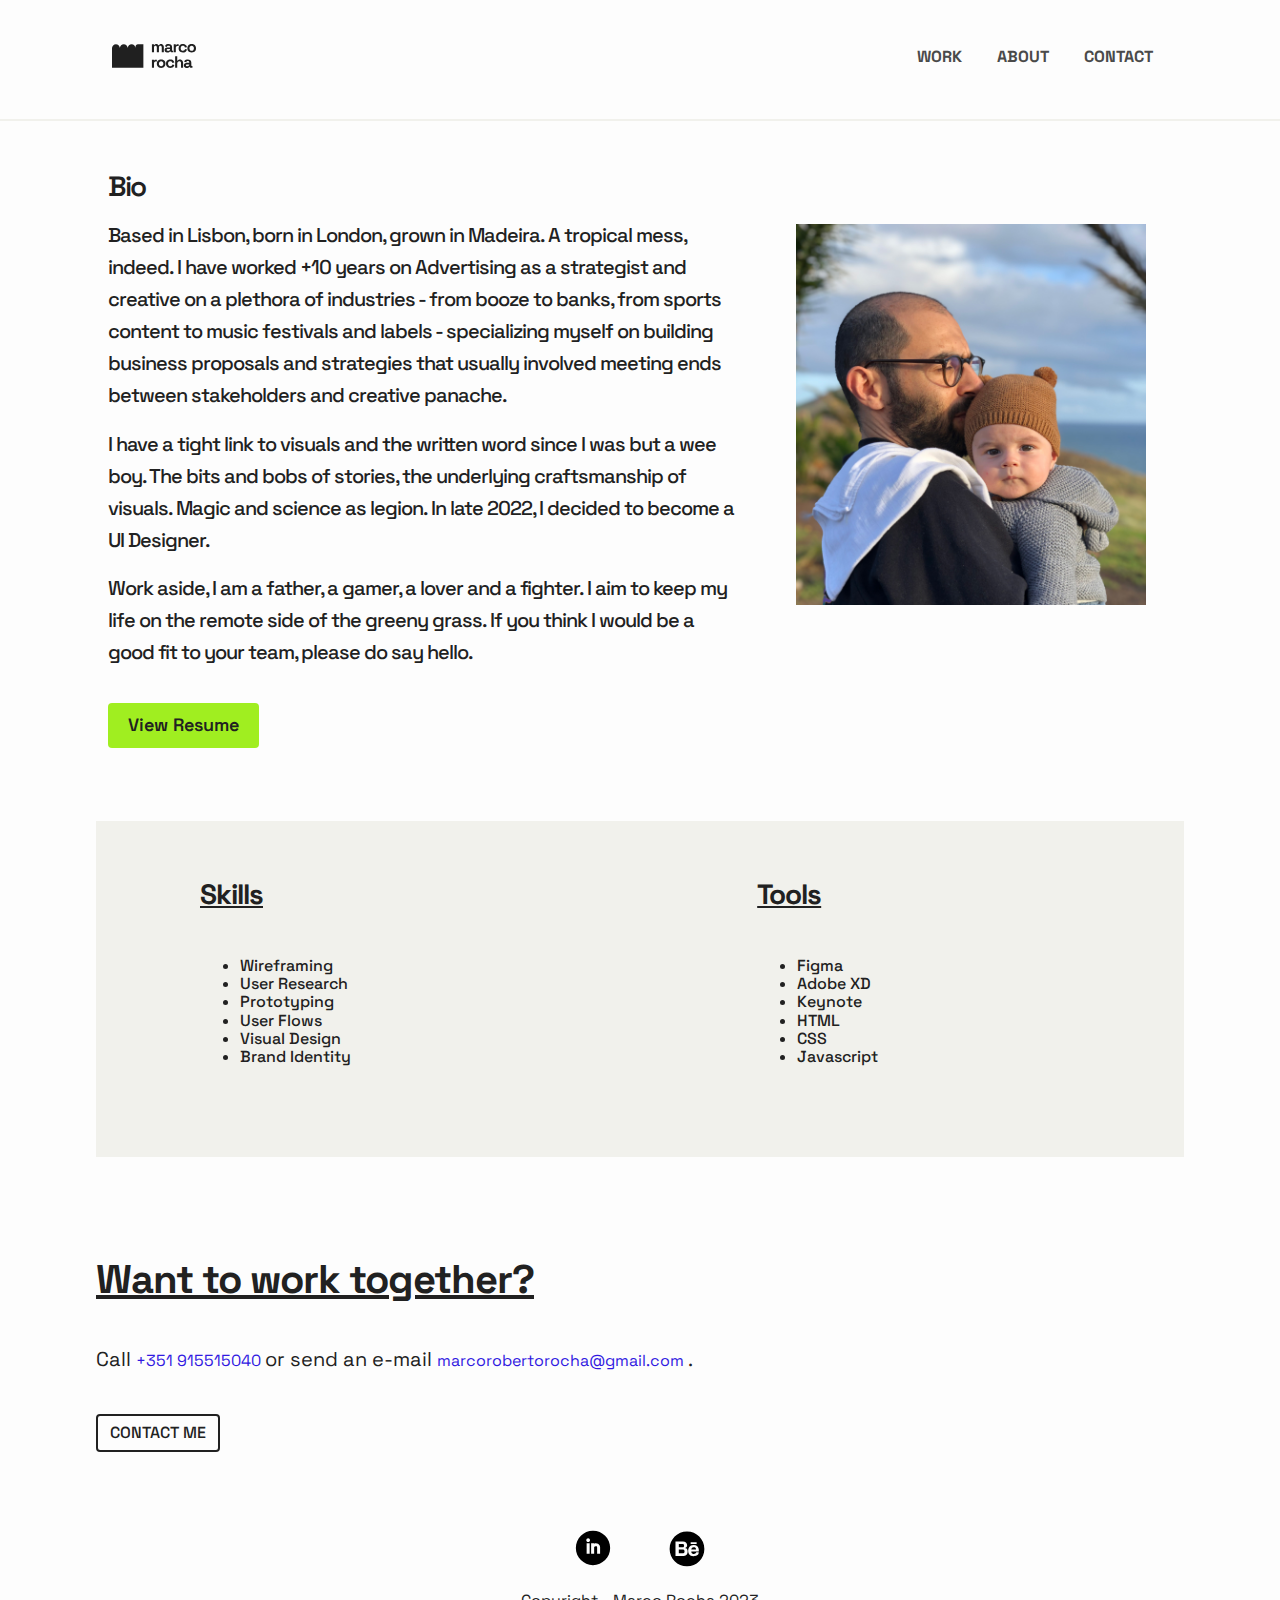
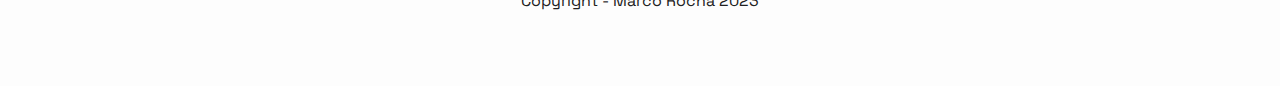
<file: about.html>
<!DOCTYPE html>
<html lang="en" dir="ltr">

<head>
    <meta charset="utf-8">
    <meta name="viewport" content="width=device-width, initial-scale=1">
    <title>About Marco Rocha</title>
    <link href="img/favicon.png" rel="shortcut icon">
    <link rel="stylesheet" type="text/css" href="css/normalize.css">
    <link rel="stylesheet" type="text/css" href="css/styles.css">
    <link rel="preconnect" href="https://fonts.googleapis.com">
    <link rel="preconnect" href="https://fonts.gstatic.com" crossorigin>
    <link href="https://fonts.googleapis.com/css2?family=Space+Grotesk:wght@300;400;500;600;700&display=swap"
        rel="stylesheet">
    <link rel="stylesheet" href="https://cdnjs.cloudflare.com/ajax/libs/font-awesome/5.15.3/css/all.min.css">
</head>

<body id="about">

    <header>
        <div id="header" class="container">
            <div class="logo-container">
                <img class="logo" src="img/Logo.svg" alt="Marco Rocha">
            </div>
            <div>
                <div class="navtoggle" id="navtoggle">
                    <nav>
                        <ul class="navigation">
                            <li> <a href="index.html">Work</a> </li>
                            <li> <a href="about.html">About</a> </li>
                            <li> <a href="#contact" onclick="menuToggle()">Contact </a> </li>
                            <li><a href="javascript:void(0);" class="icon" onclick="menuToggle()"><i
                                        class="fas fa-bars"></i></a></li>
                        </ul>
                    </nav>
                </div>
            </div>
        </div>
    </header>

    <main>
        <!--Body content-->
        <div>
            <div class="container">
                <div>
                    <div class="row">
                        <div class="aboutimage col-lg-5">
                            <picture>
                                <source srcset="img/aboutphoto_1x.jpg" media="(max-width:767px)">
                                <img src="img/aboutphoto_2x.jpg" alt="marco and gabriel">
                            </picture>
                        </div>
                        <br>
                        <div class="biotext col-lg-7">
                            <!--Left column (bio)-->
                            <h4>Bio</h4>
                            <h2>Based in Lisbon, born in London, grown in Madeira. A tropical mess, indeed. I have
                                worked +10 years
                                on Advertising as a
                                strategist and creative on a plethora of industries - from booze to banks, from sports
                                content to
                                music festivals and labels - specializing myself on
                                building business proposals and strategies that usually involved meeting ends between
                                stakeholders and creative panache.</h2>

                            <h2>I have a tight link to visuals and the written word since I was but a wee boy. The bits
                                and bobs of
                                stories, the
                                underlying craftsmanship of visuals. Magic and science as legion. In late 2022, I
                                decided to become
                                a UI Designer.</h2>

                            <h2>Work aside, I am a father, a gamer, a lover and a fighter. I aim to keep my life on the
                                remote side
                                of the greeny
                                grass. If you think I would be a good fit to your team, please do say hello.</h2>
                            <br>
                            <a href="files/Resume.pdf" class="primary-button" target="_blank">View Resume</a>
                        </div>
                    </div>
                    <br> <br>
                    <div id="skillstools">
                        <div class="container">
                            <!--Right column (skills and tools)-->
                            <!--<h4>Skills and Tools</h4>-->
                            <div class="row">
                                <div class="col-md-6 col-lg-7">
                                    <h5>Skills</h5>
                                    <ul>
                                        <li>Wireframing</li>
                                        <li>User Research</li>
                                        <li>Prototyping</li>
                                        <li>User Flows</li>
                                        <li>Visual Design</li>
                                        <li>Brand Identity</li>
                                    </ul>
                                </div>

                                <div class="col-md-6 col-lg-5">
                                    <h5>Tools</h5>
                                    <ul>
                                        <li>Figma</li>
                                        <li>Adobe XD</li>
                                        <li>Keynote</li>
                                        <li>HTML</li>
                                        <li>CSS</li>
                                        <li>Javascript</li>
                                    </ul>
                                </div>

                            </div>
                        </div>
                    </div>

                </div>
            </div>
        </div>
    </main>

    <footer id="contact">
        <div class="container">
            <div>
                <h3> Want to work together? </h3>
                <p>Call <a href="tel:+351915515040"> +351 915515040 </a> or send an e-mail <a
                        href="marcorobertorocha@gmail.com"> marcorobertorocha@gmail.com </a>. </p>
            </div>
            <br>
            <div>
                <a href="mailto:marcorobertorocha@gmail.com" class="button contact"> Contact me </a>
            </div>

            <!--Social Links-->
            <div>
                <nav class="footer-container">
                    <ul class="icons">
                        <li class="footer-icon"> <a href="https://www.linkedin.com/in/marcorobrocha/" target="_blank">
                                <svg xmlns="http://www.w3.org/2000/svg" xmlns:xlink="http://www.w3.org/1999/xlink"
                                    height="40px" id="Livello_1" style="enable-background:new 0 0 50 50;" version="1.1"
                                    viewBox="0 0 50 50" width="40px" xml:space="preserve">
                                    <g>
                                        <path
                                            d="M24.969,46.433c-5.914,0-11.28-2.378-15.121-6.28c-3.902-3.902-6.28-9.269-6.28-15.183s2.378-11.28,6.28-15.183   c3.841-3.842,9.207-6.22,15.121-6.22c5.916,0,11.281,2.378,15.183,6.22c3.902,3.902,6.279,9.269,6.279,15.183   s-2.377,11.28-6.279,15.183S30.885,46.433,24.969,46.433z M18.933,12.836c-1.28,0-2.317,1.098-2.317,2.378s1.037,2.317,2.317,2.317   s2.316-1.037,2.316-2.317S20.213,12.836,18.933,12.836z M20.823,18.934h-3.78v13.109h3.78V18.934z M26.434,18.934h-3.782v13.109   h3.782v-8.415c0.549-0.549,1.219-0.854,1.951-0.914c0.365-0.062,0.73,0.061,1.098,0.244c0.305,0.183,0.67,0.67,0.67,1.097v7.988   h3.719v-7.988c0-1.707-1.035-3.475-2.561-4.39c-1.402-0.731-3.414-0.854-4.877-0.122V18.934z" />
                                    </g>
                                </svg>
                            </a> </li>
                        <li class="footer-icon"> <a href="https://www.behance.net/marcorrocha" target="_blank">
                                <svg xmlns="http://www.w3.org/2000/svg" xmlns:xlink="http://www.w3.org/1999/xlink"
                                    enable-background="new 0 0 56.693 56.693" height="40x" id="Layer_1" version="1.1"
                                    viewBox="0 0 56.693 56.693" width="40px" xml:space="preserve">
                                    <g>
                                        <path
                                            d="M38.031,27.257c-3.174,0-3.615,3.168-3.615,3.168h6.748C41.164,30.425,41.207,27.257,38.031,27.257z" />
                                        <path
                                            d="M22.721,30.425h-5.982v5.492h5.296c0.09,0,0.225,0.002,0.383,0c0.852-0.02,2.467-0.268,2.467-2.67   C24.885,30.396,22.721,30.425,22.721,30.425z" />
                                        <path
                                            d="M28.348,5.101c-13.6,0-24.625,11.023-24.625,24.623c0,13.6,11.025,24.625,24.625,24.625   c13.598,0,24.623-11.025,24.623-24.625C52.971,16.125,41.945,5.101,28.348,5.101z M33.531,20.231h8.477v2.53h-8.477V20.231z    M29.246,33.503c0,6.271-6.525,6.064-6.525,6.064h-5.982h-0.175h-4.535V19.021h4.535h0.175h5.982c3.248,0,5.812,1.794,5.812,5.47   c0,3.676-3.135,3.91-3.135,3.91C29.531,28.401,29.246,33.503,29.246,33.503z M45.104,33.167H34.457   c0,3.816,3.615,3.576,3.615,3.576c3.414,0,3.295-2.211,3.295-2.211h3.617c0,5.867-7.033,5.465-7.033,5.465   c-8.436,0-7.893-7.855-7.893-7.855s-0.008-7.893,7.893-7.893C46.268,24.249,45.104,33.167,45.104,33.167z" />
                                        <path
                                            d="M24.174,24.81c0-2.137-1.453-2.137-1.453-2.137h-0.77h-5.212v4.584h5.611C23.318,27.257,24.174,26.946,24.174,24.81z" />
                                    </g>
                                </svg>
                            </a> </li>
                    </ul>
                </nav>
                <div class="copyright-container">
                    <p id="copyright"> Copyright - Marco Rocha 2023 </p>
                </div>
            </div>



        </div>
    </footer>


    <script src="https://code.jquery.com/jquery-3.7.0.min.js"
        integrity="sha256-2Pmvv0kuTBOenSvLm6bvfBSSHrUJ+3A7x6P5Ebd07/g=" crossorigin="anonymous"></script>
    <script src="js/scripts.js"></script>

</body>

</html>
</file>
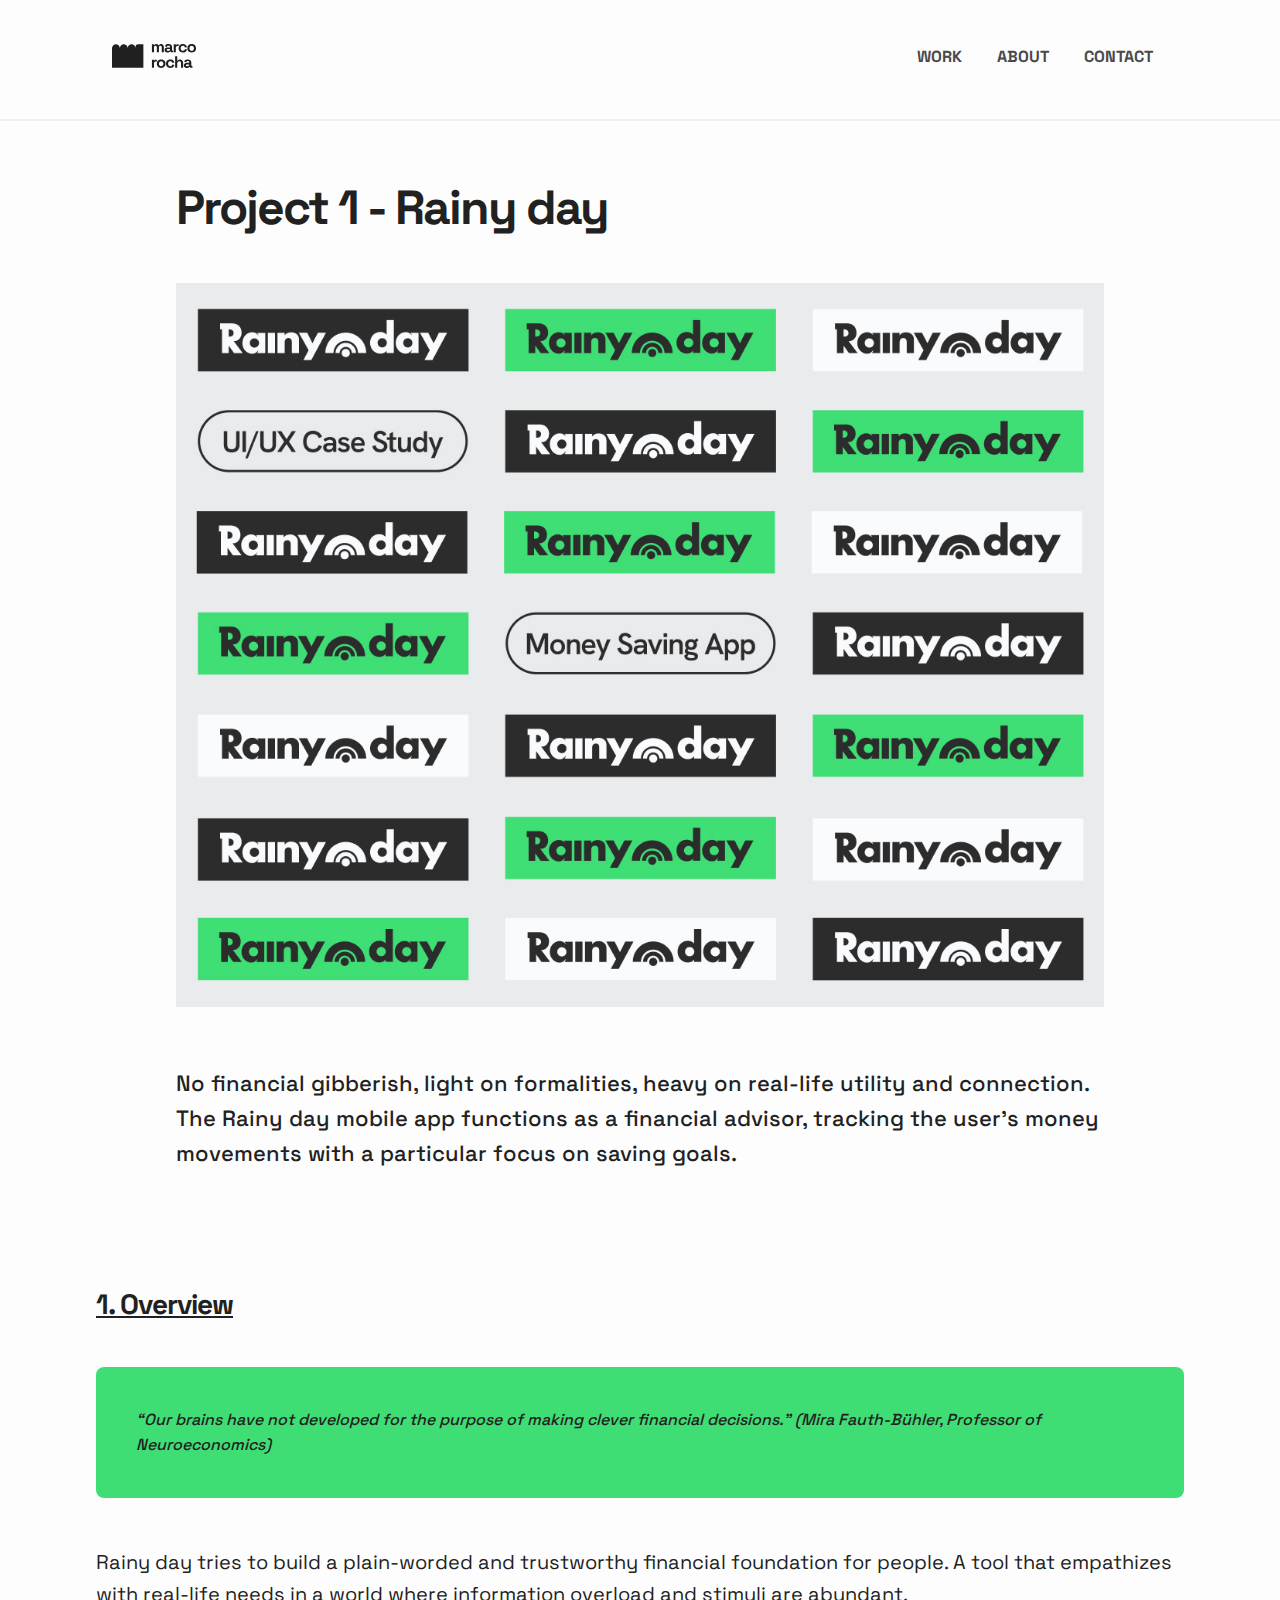
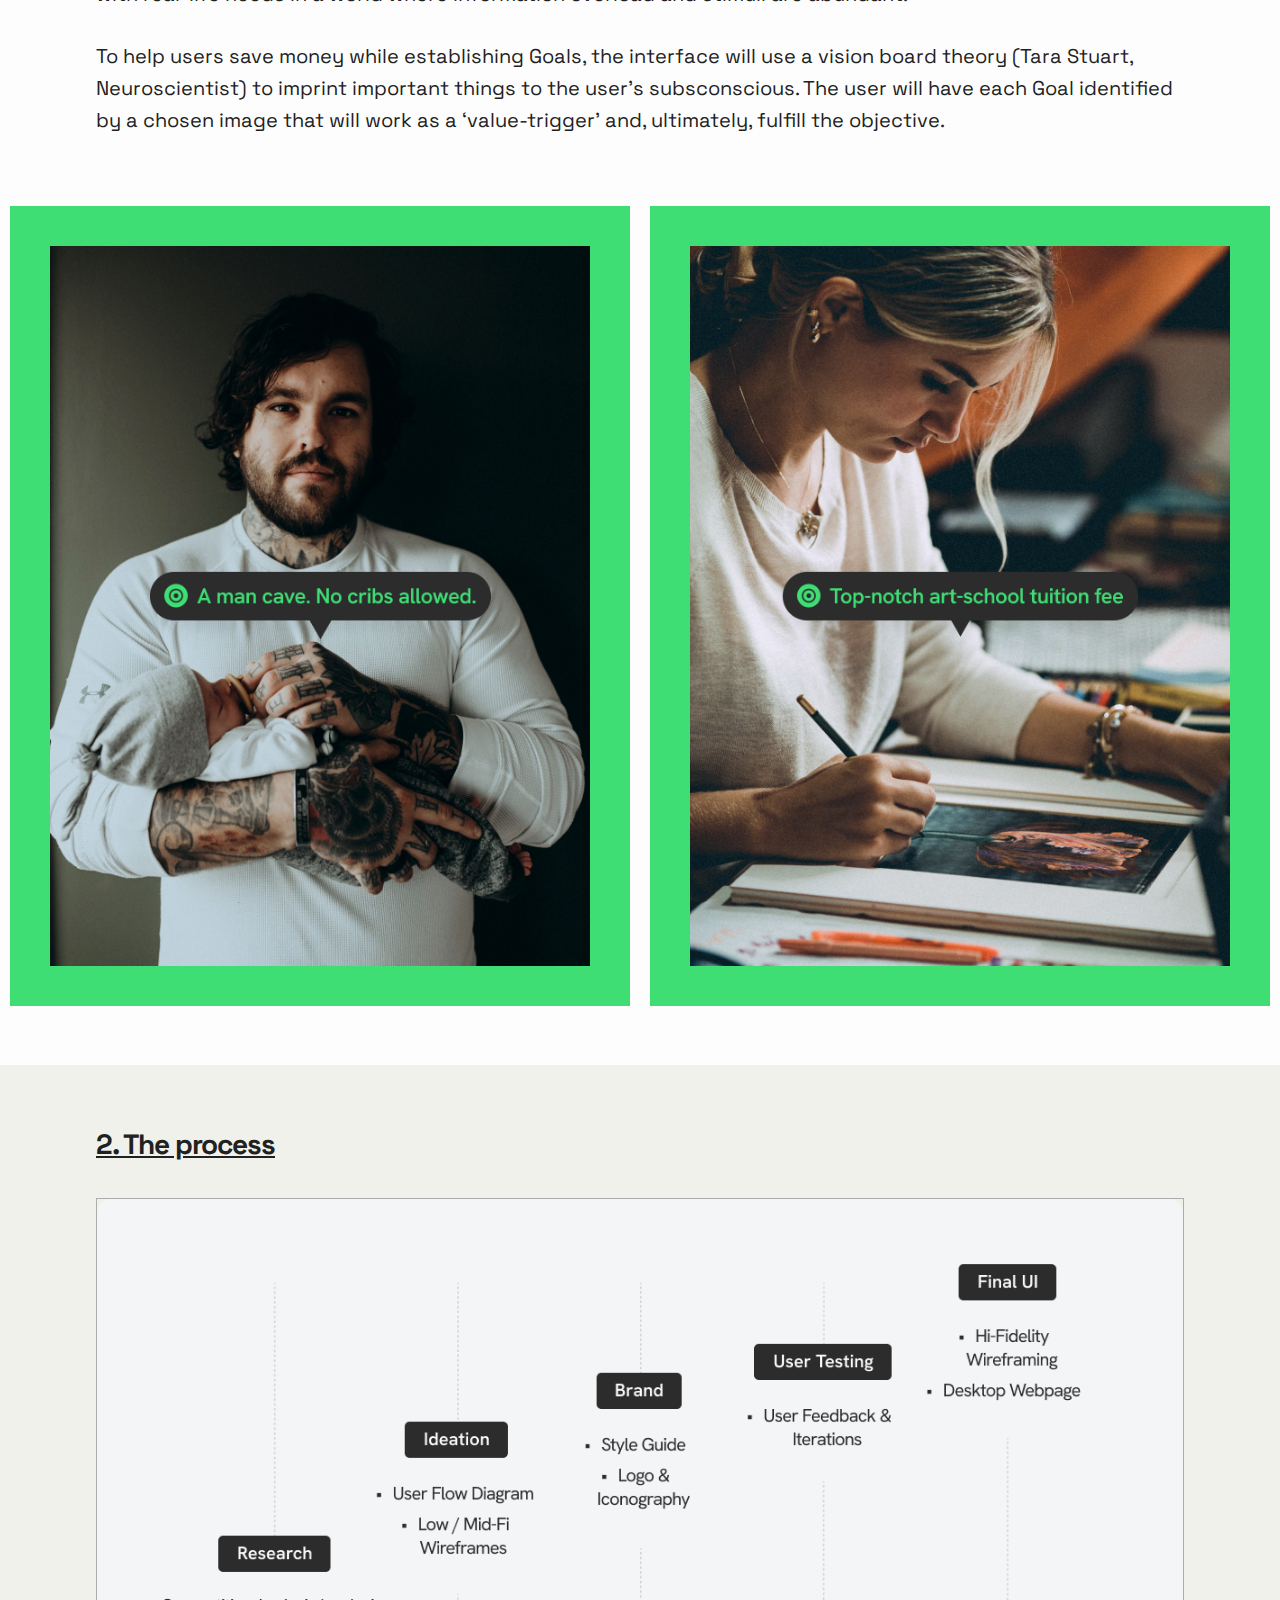
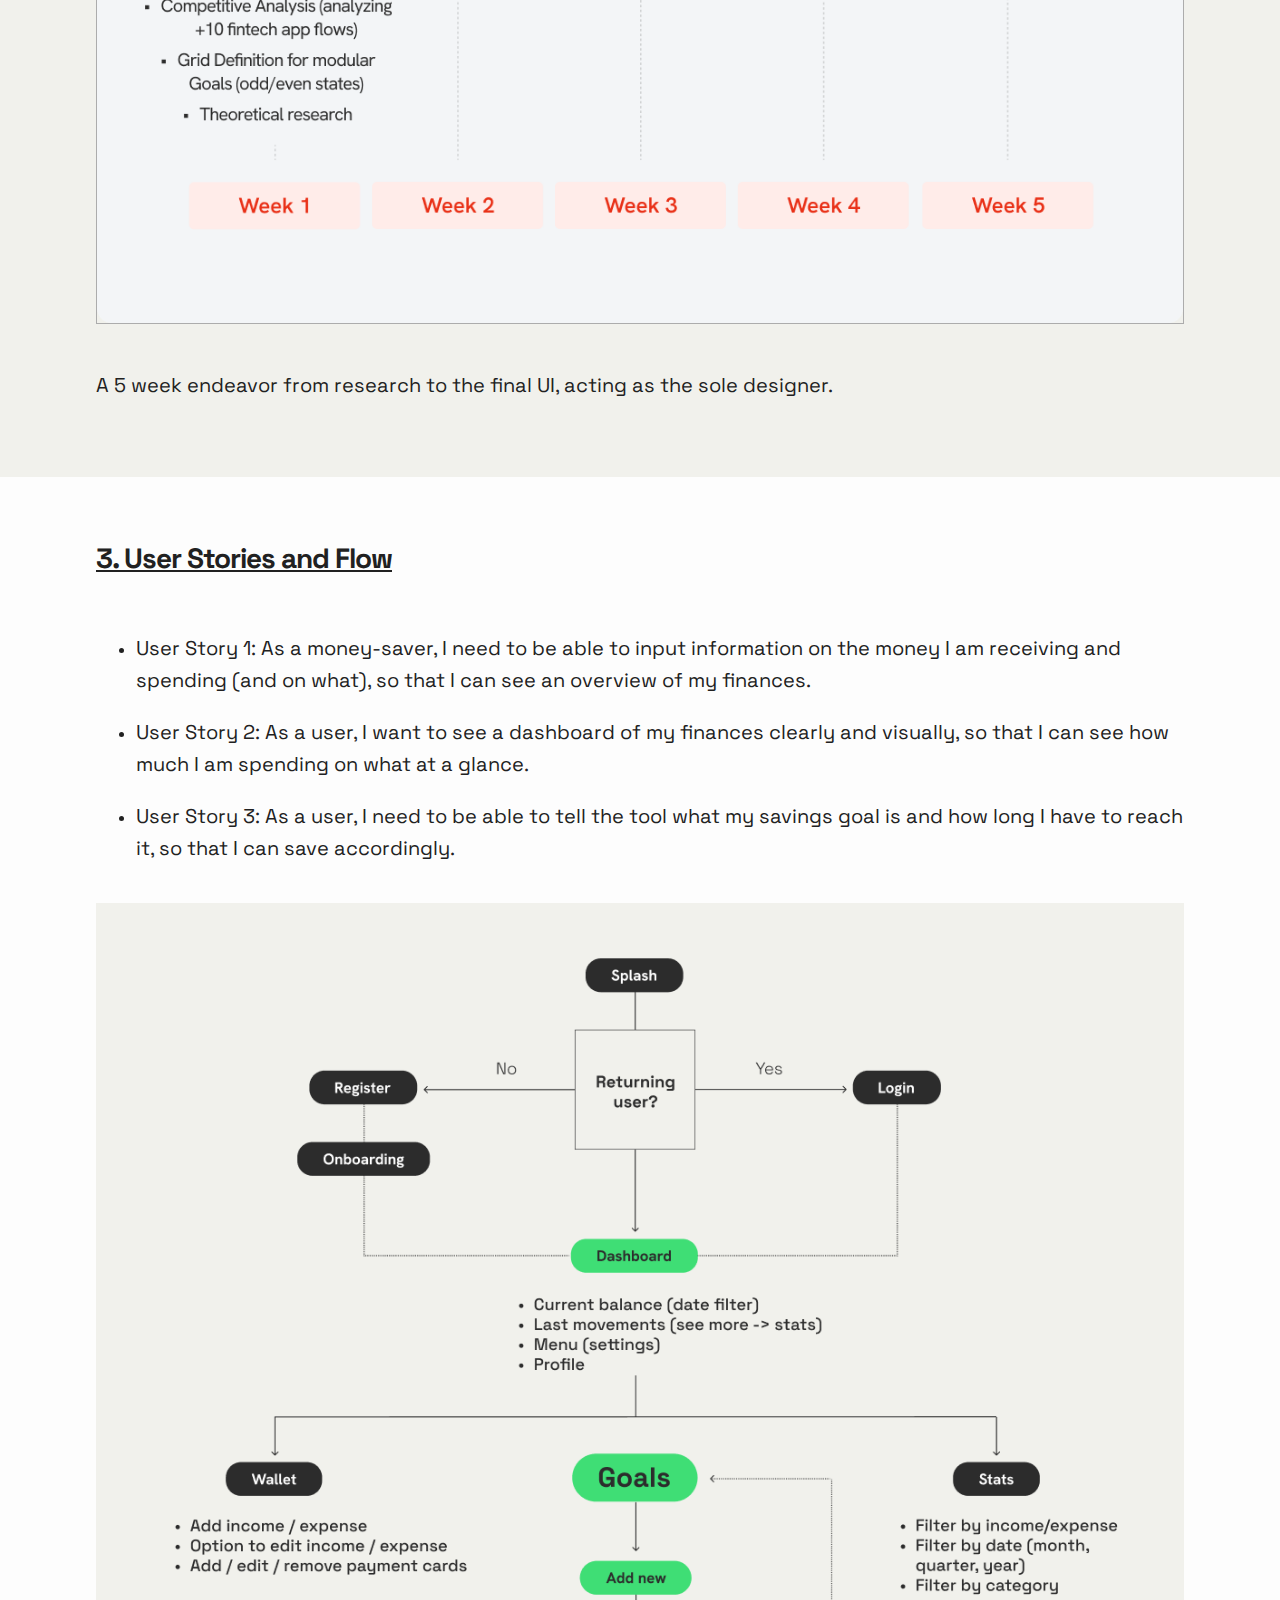
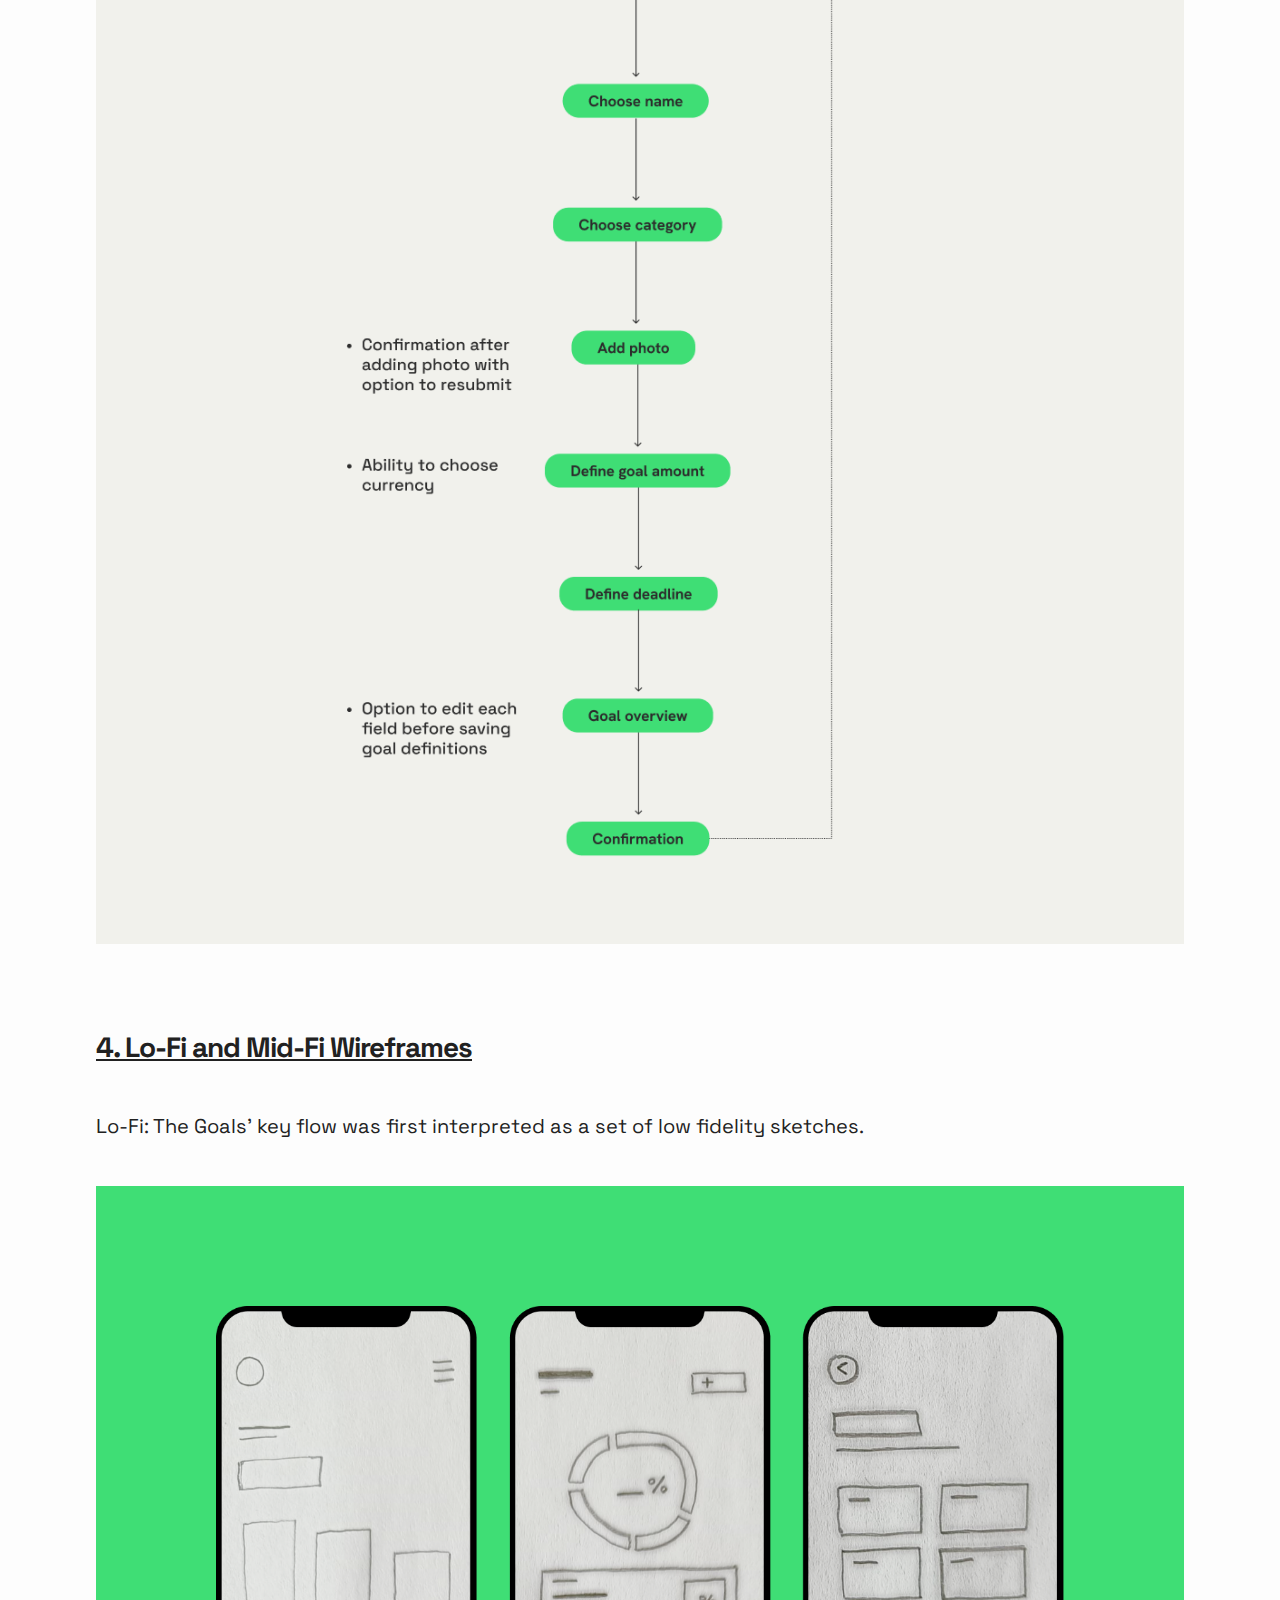
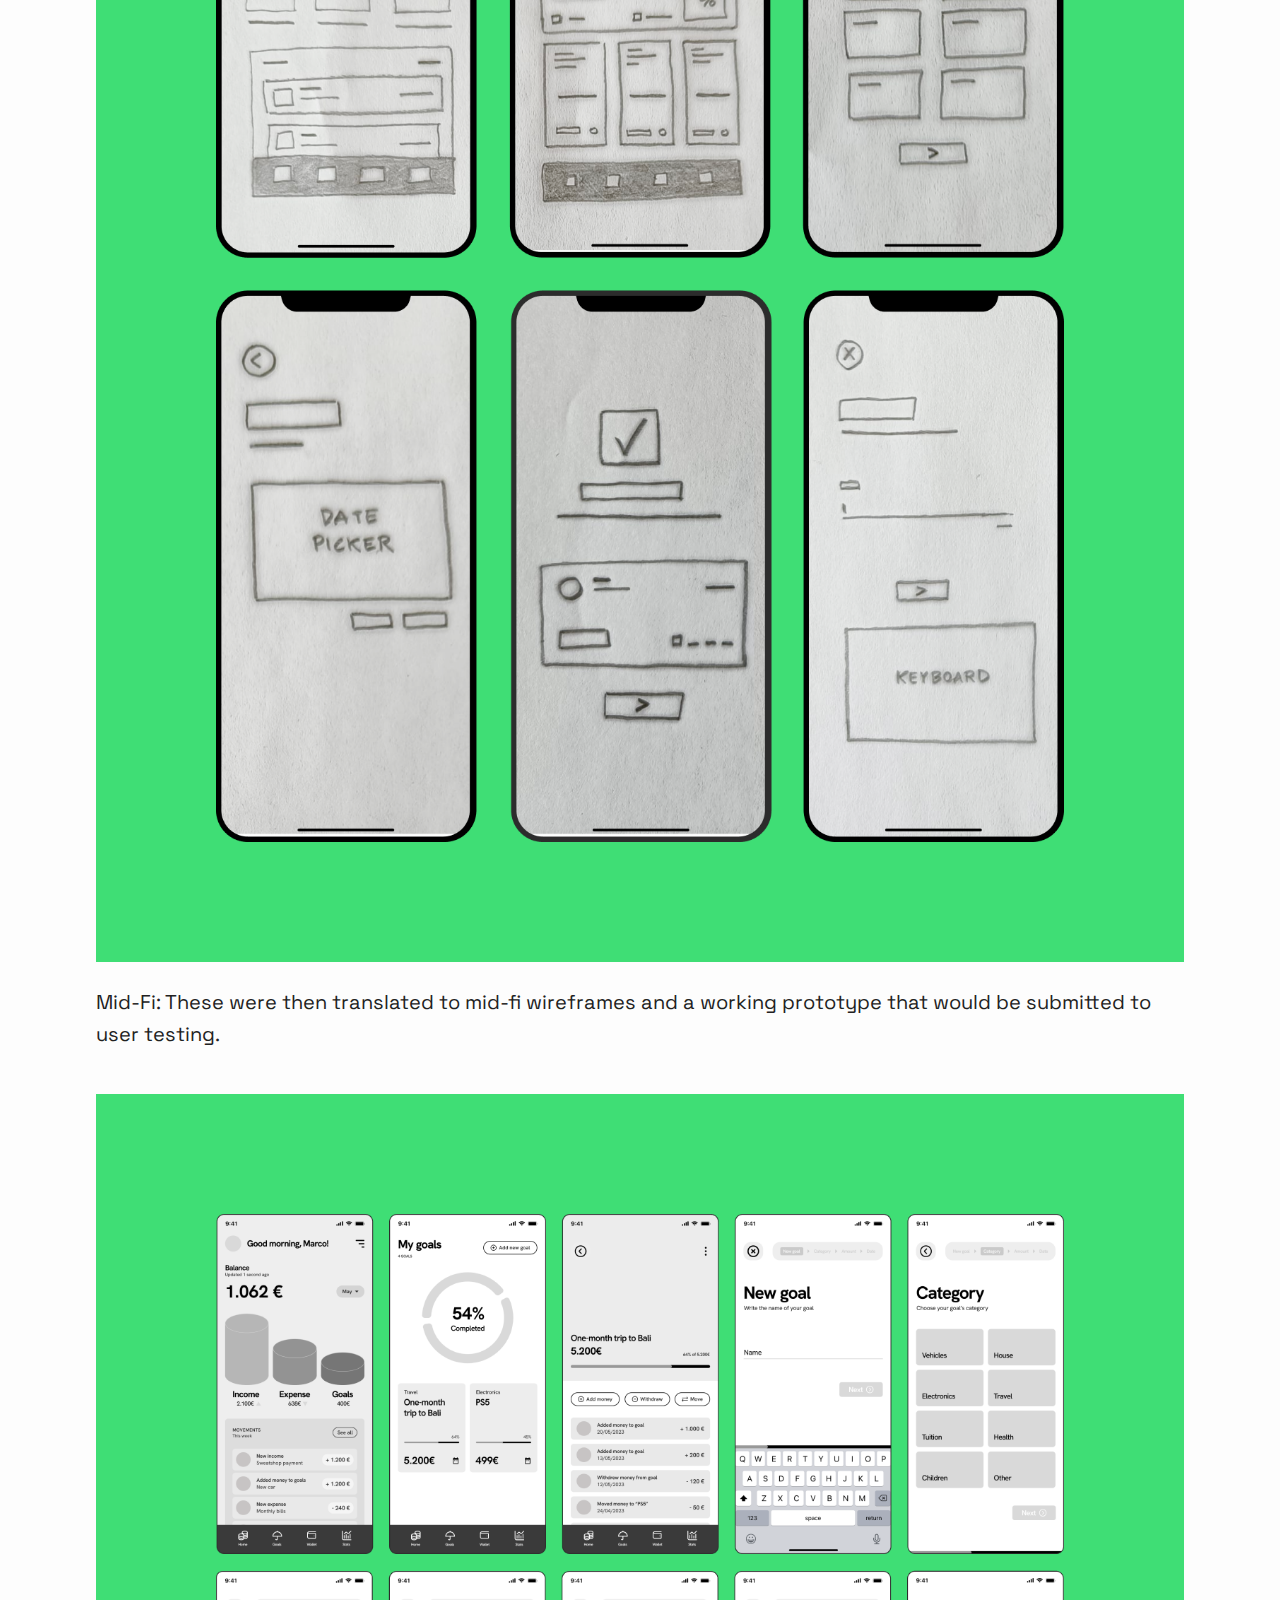
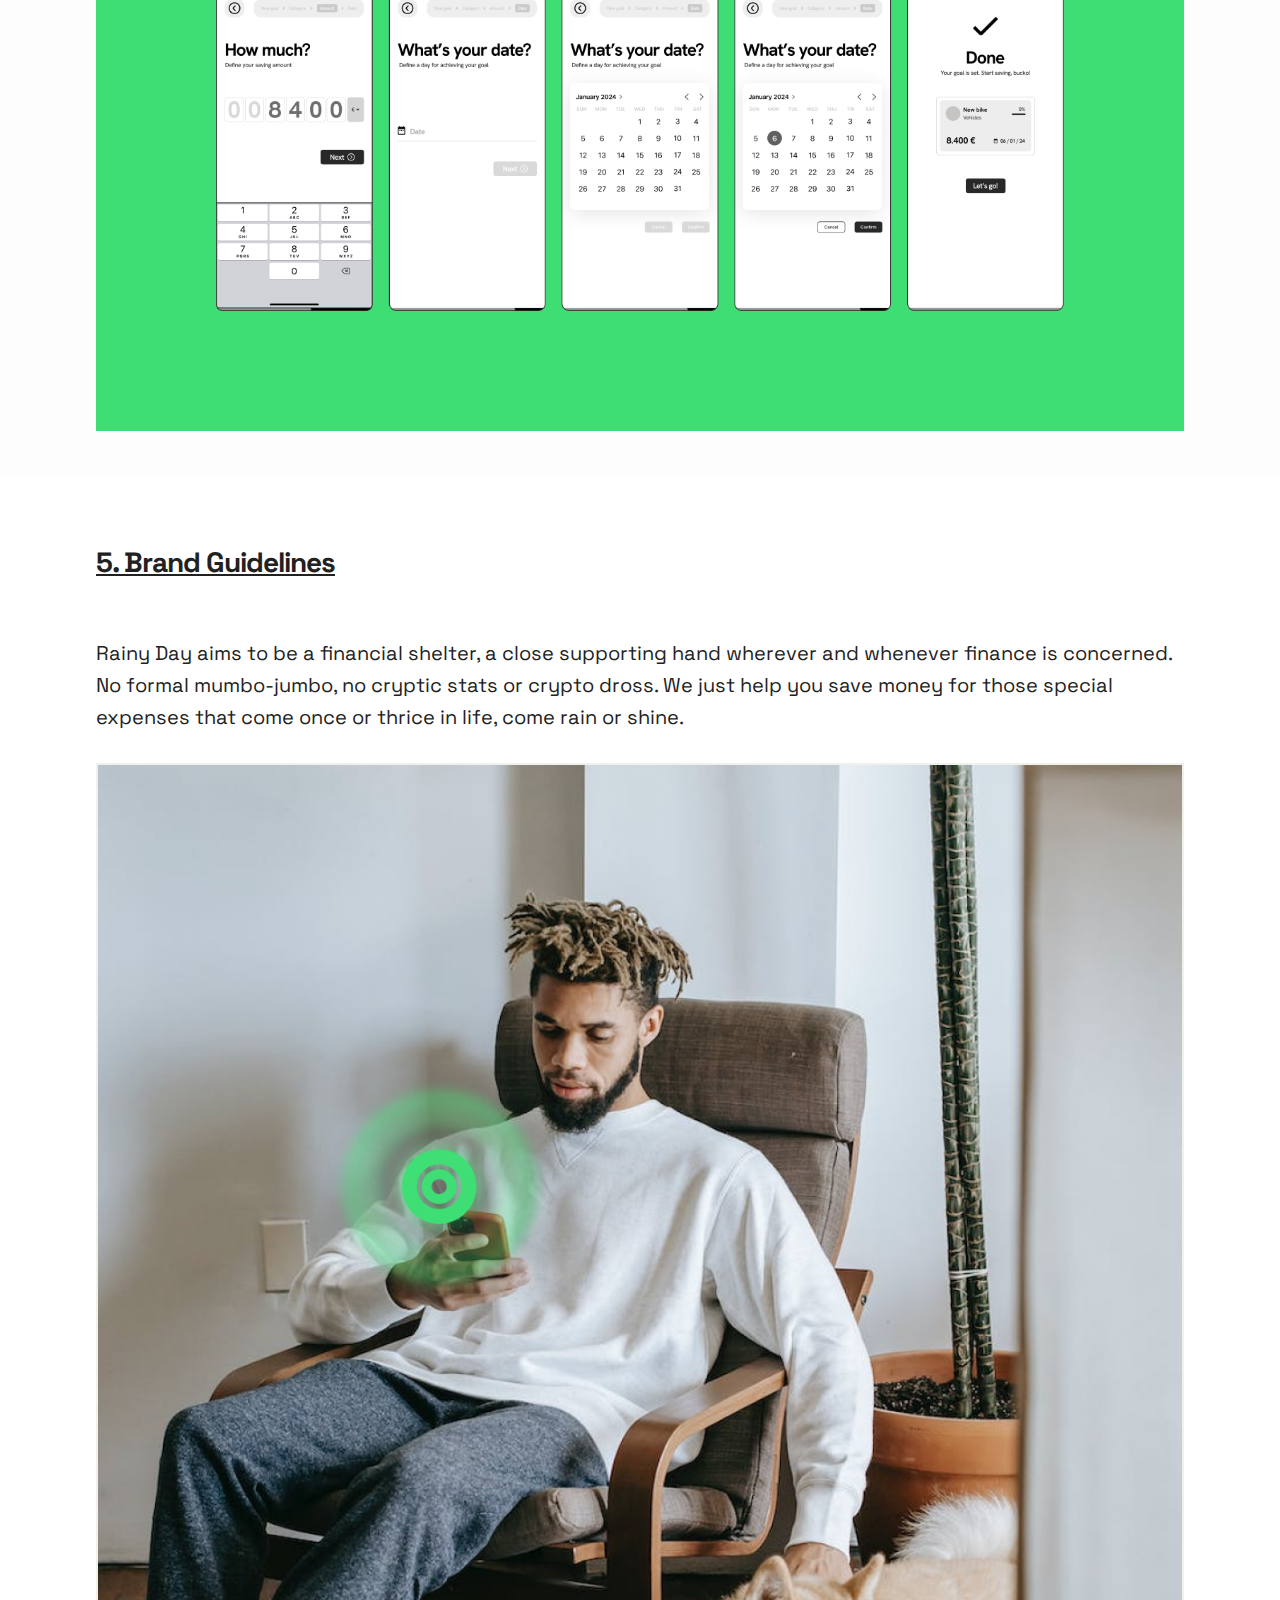
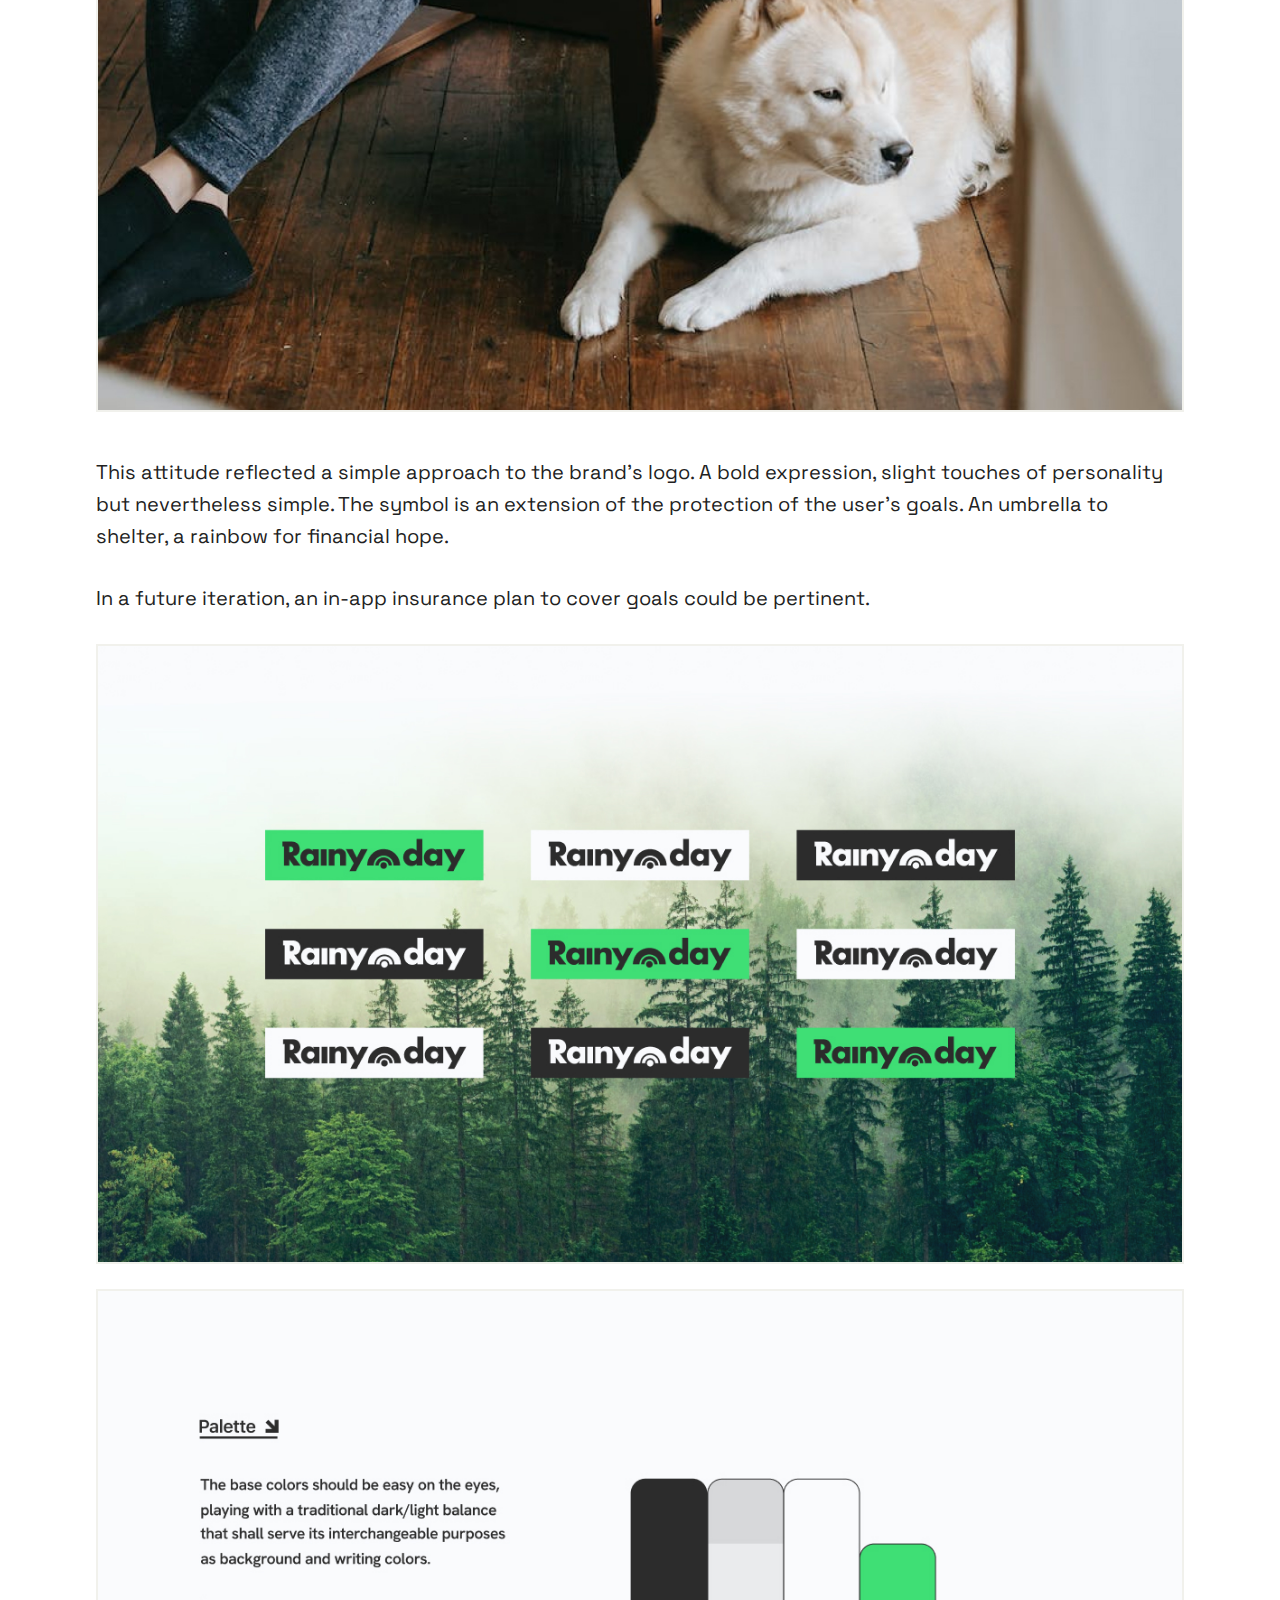
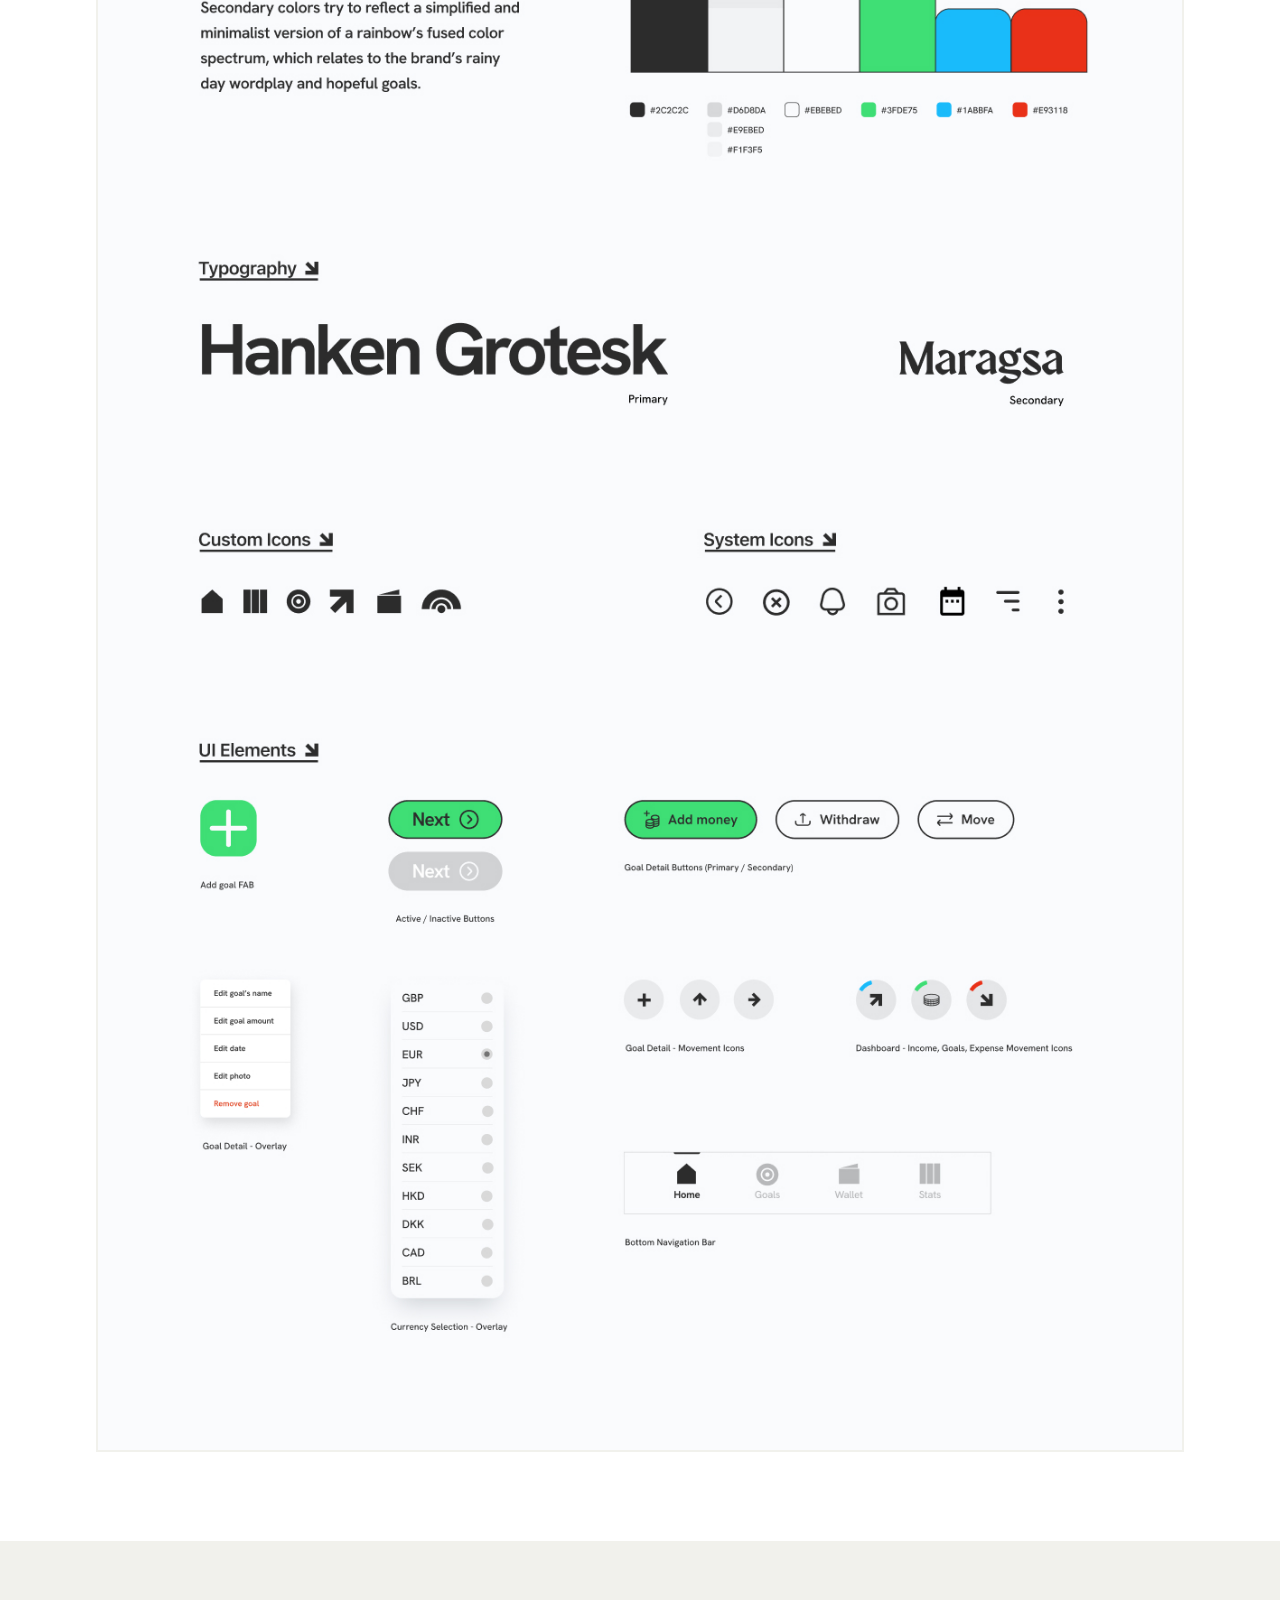
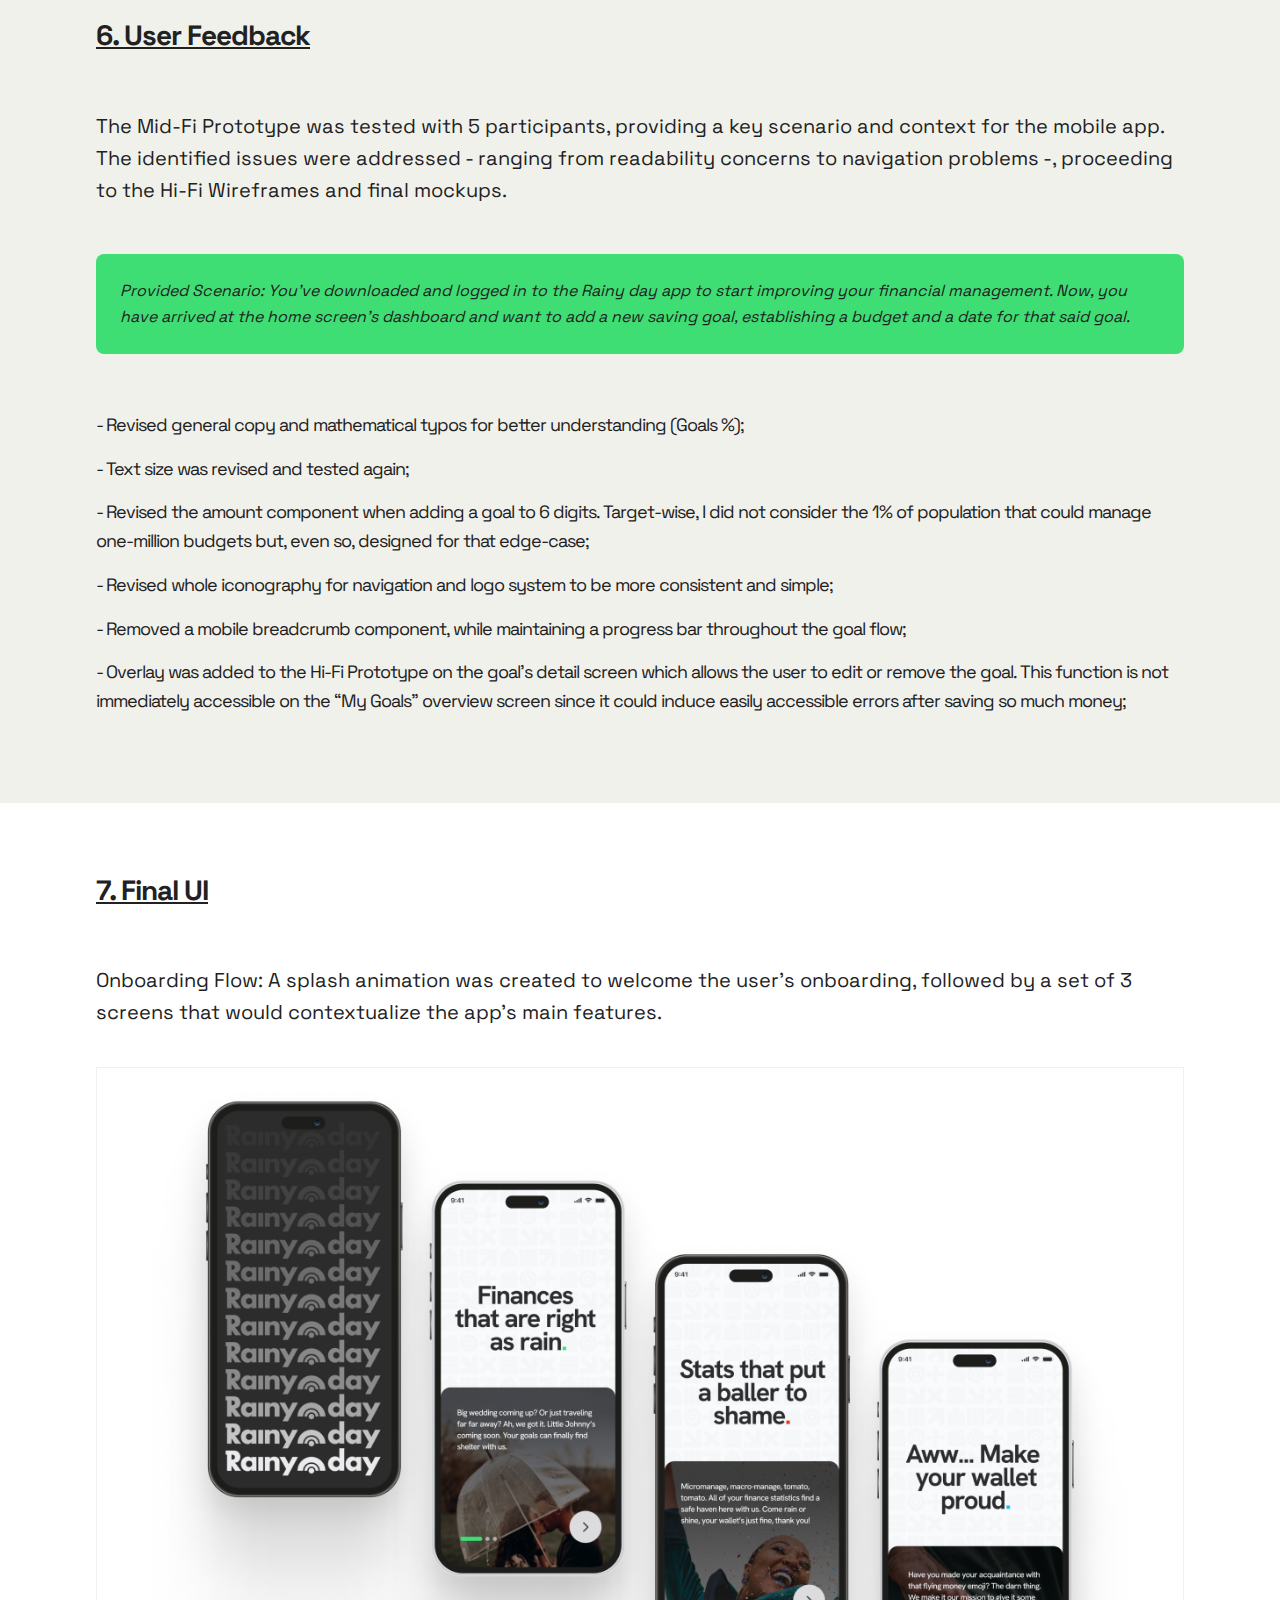
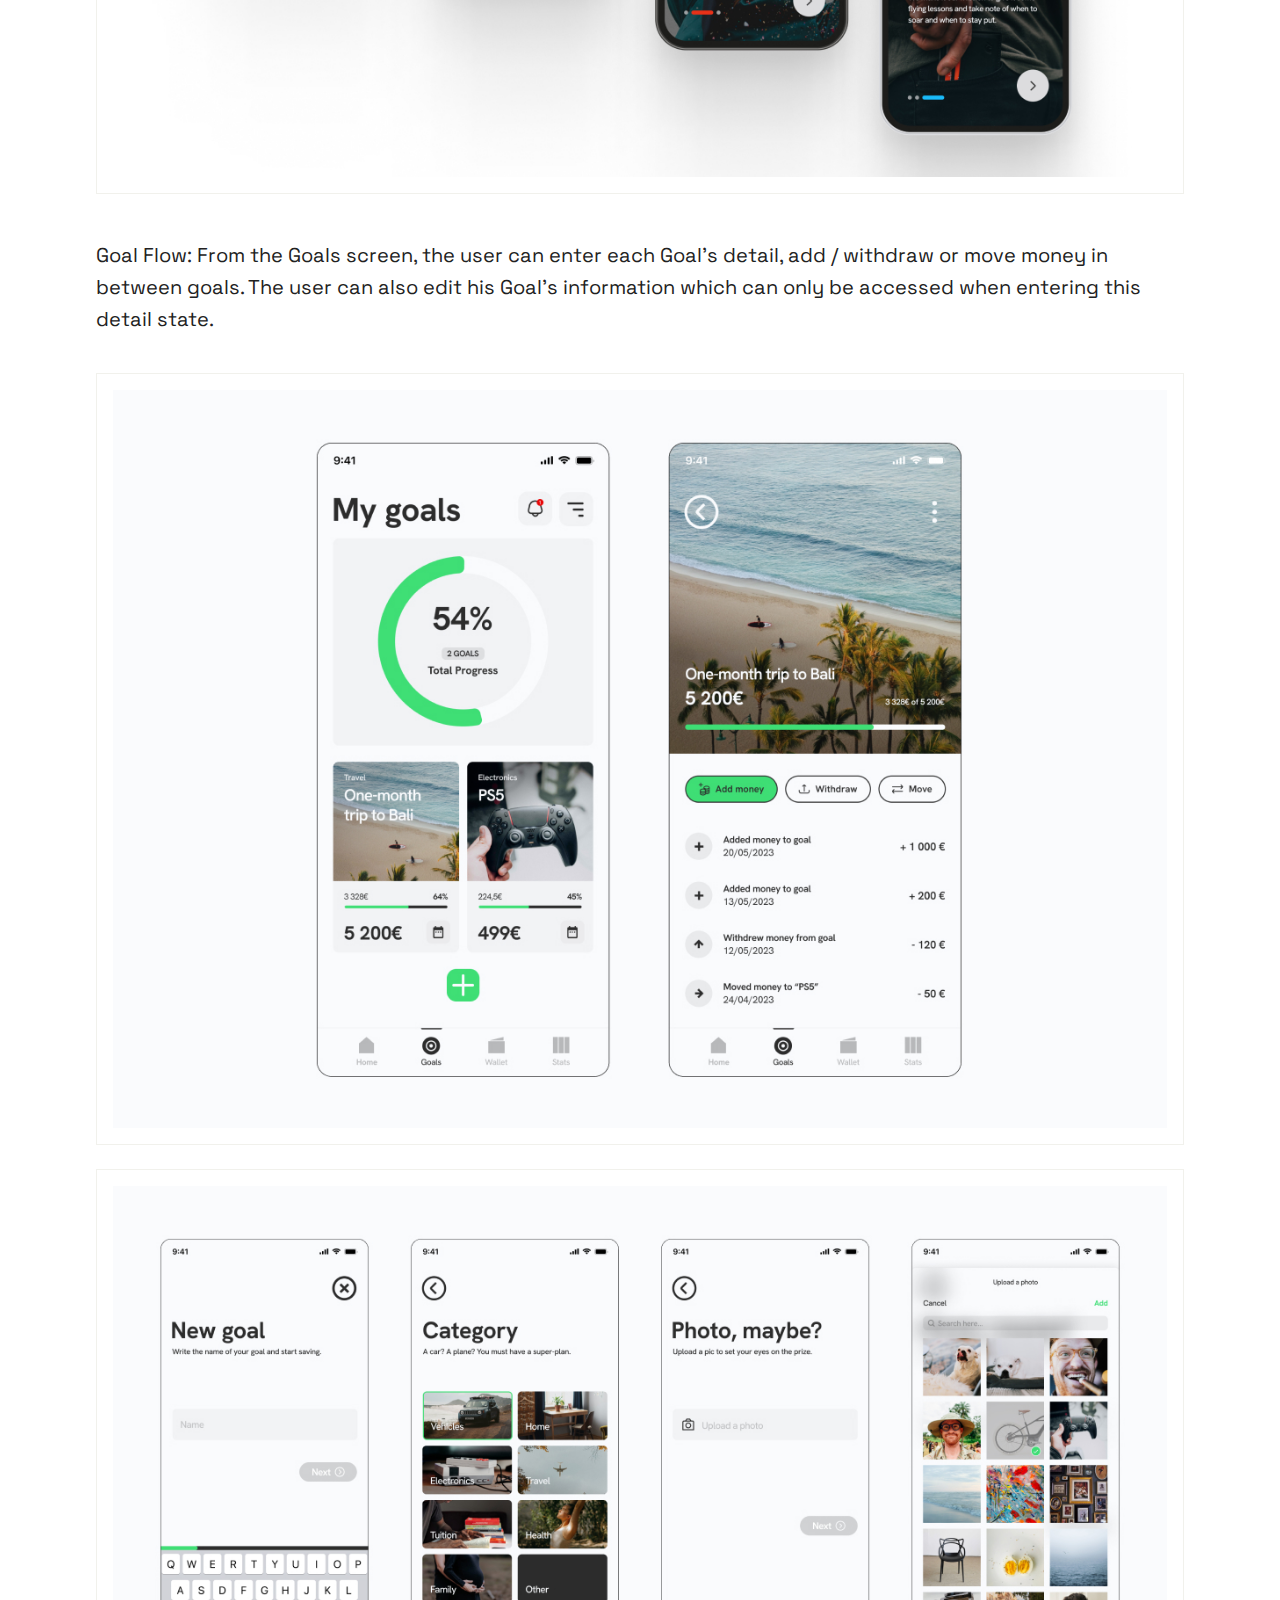
<file: rainyday.html>
<!DOCTYPE html>
<html lang="en" dir="ltr">

<head>
    <meta charset="utf-8">
    <meta name="viewport" content="width=device-width, initial-scale=1">
    <title>Rainy day</title>
    <link href="img/favicon.png" rel="shortcut icon">
    <link rel="stylesheet" type="text/css" href="css/normalize.css">
    <link rel="stylesheet" type="text/css" href="css/styles.css">
    <link rel="preconnect" href="https://fonts.googleapis.com">
    <link rel="preconnect" href="https://fonts.gstatic.com" crossorigin>
    <link href="https://fonts.googleapis.com/css2?family=Space+Grotesk:wght@300;400;500;600;700&display=swap"
        rel="stylesheet">
    <link rel="stylesheet" href="https://cdnjs.cloudflare.com/ajax/libs/font-awesome/5.15.3/css/all.min.css">
</head>

<body id="rainyday">

    <header>
        <div id="header" class="container">
            <div class="logo-container">
                <img class="logo" src="img/Logo.svg" alt="Marco Rocha">
            </div>
            <div>
                <div class="navtoggle" id="navtoggle">
                    <nav>
                        <ul class="navigation">
                            <li> <a href="index.html">Work</a> </li>
                            <li> <a href="about.html">About</a> </li>
                            <li> <a href="#contact" onclick="menuToggle()">Contact </a> </li>
                            <li><a href="javascript:void(0);" class="icon" onclick="menuToggle()"><i
                                        class="fas fa-bars"></i></a></li>
                        </ul>
                    </nav>
                </div>
            </div>
        </div>
    </header>


    <main>
        <!--Title-->
        <section id="hero-rainy">
            <div class="intro-container">
                <h1>Project 1 - Rainy day</h1>
                <div class="intro-image">
                    <picture>
                        <source srcset="img/rainy-day/1x/project_rainyday_intro_1x.jpg" media="(max-width:767px)"> <img
                            src="img/rainy-day/2x/project_rainyday_intro_2x.jpg" alt="Brand introduction">
                    </picture>
                </div>

                <div class="intro-text">
                    <p>No financial gibberish, light on formalities, heavy on real-life utility and connection. The
                        Rainy day mobile app functions as a financial advisor, tracking the user’s money movements with
                        a particular focus on saving goals.</p>
                </div>
            </div>
        </section>

        <!--Overview-->
        <section id="overview">

            <div class="container">
                <h5>1. Overview</h5>
                <h6>“Our brains have not developed for the purpose of making clever financial decisions.” <span>(Mira
                        Fauth-Bühler,
                        Professor of Neuroeconomics)</span></h6> <br>
                <p>Rainy day tries to build a plain-worded and trustworthy financial foundation for people. A tool that
                    empathizes
                    with real-life needs in a world where information overload and stimuli are abundant.</p>
                <p>To help users save money while establishing Goals, the interface will use a vision board theory (Tara
                    Stuart, Neuroscientist) to imprint important things to the user's subsconscious. The user
                    will have each Goal identified by a chosen image that
                    will work as a ‘value-trigger’ and, ultimately, fulfill the objective.</p>

            </div>

            <div class="row"> <!--Row for 2 column images-->

                <div class="column col-lg-50">
                    <picture>
                        <source srcset="img/rainy-day/1x/project_rainyday_photo2_1x.jpg" media="(max-width:767px)"> <img
                            src="img/rainy-day/2x/project_rainyday_photo2_2x.jpg" alt="Goals">
                    </picture>
                </div>

                <div class="column col-lg-50">
                    <picture>
                        <source srcset="img/rainy-day/1x/project_rainyday_photo4_1x.jpg" media="(max-width:767px)"> <img
                            src="img/rainy-day/2x/project_rainyday_photo4_2x.png" alt="Goals">
                    </picture>
                </div>

            </div>

        </section>

        <!--Process-->
        <section id="process">
            <div class="container">
                <h5>2. The process</h5> <br>

                <picture>
                    <source srcset="img/rainy-day/1x/project_rainyday_process_1x.png" media="(max-width:767px)"> <img
                        src="img/rainy-day/2x/project_rainyday_process_2x.png" alt="Process">
                </picture>
                <p> A 5 week endeavor from research to the final UI, acting as the sole designer.</p>
            </div>

        </section>

        <!--User Stories and Flow-->
        <section id="user-stories">
            <div class="container">
                <br>
                <h5>3. User Stories and Flow</h5>
                <br>
                <div>
                    <ul>
                        <li>
                            <p> User Story 1: As a money-saver, I need to be able to input information on the money I am
                                receiving and
                                spending (and on what), so that I can see an overview of my finances.</p>
                        </li>
                        <li>
                            <p>User Story 2: As a user, I want to see a dashboard of my finances clearly and visually,
                                so that I can see
                                how much I am spending on what at a glance.</p>
                        </li>
                        <li>
                            <p>User Story 3: As a user, I need to be able to tell the tool what my savings goal is and
                                how long I have to
                                reach it, so that I can save accordingly.</p>
                        </li>
                    </ul>
                    <br>
                </div>


                <picture>
                    <source srcset="img/rainy-day/1x/project_rainyday_userflow_1x.png" media="(max-width:767px)"> <img
                        src="img/rainy-day/2x/project_rainyday_userflow_2x.png" alt="User Flow">
                </picture>

            </div>
        </section>

        <!--Lo-Fi and Mid-Fi Wireframes-->
        <section id="wireframes">
            <div class="container">

                <h5>4. Lo-Fi and Mid-Fi Wireframes</h5>

                <p>Lo-Fi: The Goals’ key flow was first interpreted as a set of low fidelity sketches. </p>

                <div>
                    <picture>
                        <source srcset="img/rainy-day/1x/project_rainyday_lofiwireframes_1x.png"
                            media="(max-width:767px)"> <img
                            src="img/rainy-day/2x/project_rainyday_lofiwireframes_2x.png" alt="Low fidelity wireframes">
                    </picture>
                </div>

                <p>Mid-Fi: These were then translated to mid-fi wireframes and a working prototype that would be
                    submitted to user
                    testing.</p>

                <div>
                    <picture>
                        <source srcset="img/rainy-day/1x/project_rainyday_midfi_wireframes_1x.png"
                            media="(max-width:767px)"> <img
                            src="img/rainy-day/2x/project_rainyday_midfi_wireframes_2x.png"
                            alt="Mid fidelity wireframes">
                    </picture>
                </div>
            </div>
        </section>

        <!--Brand Guidelines-->
        <section id="brand-guidelines">
            <div class="container">

                <h5>5. Brand Guidelines</h5> <br>

                <p>Rainy Day aims to be a financial shelter, a close supporting hand wherever and whenever finance is
                    concerned. No
                    formal mumbo-jumbo, no cryptic stats or crypto dross. We just help you save money for those special
                    expenses
                    that come once or thrice in life, come rain or shine.
                </p>

                <div>
                    <picture>
                        <source srcset="img/rainy-day/1x/project_rainyday_photo_1x.jpg" media="(max-width:767px)"> <img
                            src="img/rainy-day/2x/project_rainyday_photo_2x.jpg" alt="Man navigating rainy day">
                    </picture>
                </div>

                <p>This attitude reflected a simple approach to the brand’s logo. A bold expression, slight touches of
                    personality
                    but nevertheless simple. The symbol is an extension of the protection of the user’s goals. An
                    umbrella to shelter, a rainbow for
                    financial hope. </p>

                <p>In a future iteration, an in-app insurance plan to cover goals could be pertinent. </p>

                <div>
                    <picture>
                        <source srcset="img/rainy-day/1x/project_rainyday_logo_1x.jpg" media="(max-width:767px)"> <img
                            src="img/rainy-day/2x/project_rainyday_logo_2x.jpg" alt="Brand logo composition">
                    </picture>
                </div>


                <div>
                    <picture>
                        <source srcset="img/rainy-day/1x/project_rainyday_styleguide_1x.jpg" media="(max-width:767px)">
                        <img src="img/rainy-day/2x/project_rainyday_styleguide_2x.png" alt="Style guide">
                    </picture>
                </div>
            </div>
        </section>

        <!--User Feedback-->
        <section id="user-feedback">
            <div class="container">

                <h5>6. User Feedback</h5> <br>


                <div>
                    <p>The Mid-Fi Prototype was tested with 5 participants, providing a key scenario and context for the
                        mobile app.
                        The identified issues were addressed - ranging from readability concerns to navigation problems
                        -, proceeding to the Hi-Fi Wireframes and final mockups.</p>
                    <br>
                    <h6>Provided Scenario: You’ve downloaded and logged in to the Rainy day app to start improving your
                        financial
                        management. Now, you have arrived at the home screen’s dashboard and want to add a new saving
                        goal, establishing
                        a budget and a date for that said goal.</h6> <br>




                    <h2> - Revised general copy and mathematical typos for better understanding (Goals %); </h2>
                    <h2> - Text size was revised and tested again; </h2>
                    <h2> - Revised the amount component when adding a goal to 6 digits. Target-wise, I did not consider
                        the 1% of
                        population that could manage one-million budgets but, even so, designed for that edge-case;
                    </h2>
                    <h2> - Revised whole iconography for navigation and logo system to be more consistent and simple;
                    </h2>
                    <h2> - Removed a mobile breadcrumb component, while maintaining a progress bar throughout the
                        goal flow;</h2>
                    <h2> - Overlay was added to the Hi-Fi Prototype on the goal’s detail screen which allows the user to
                        edit or remove the
                        goal. This function is not immediately accessible on the “My Goals” overview screen since it
                        could induce easily
                        accessible errors after saving so much money;</h2>


                </div>

            </div>
        </section>

        <!--Final UI-->
        <section id="final-ui">
            <div class="container">

                <h5>7. Final UI</h5> <br>

                <p>Onboarding Flow: A splash animation was created to welcome the user's onboarding, followed by a set
                    of 3 screens that would contextualize the app's main features.</p> <br>

                <div>
                    <picture>
                        <source srcset="img/rainy-day/1x/project_rainyday_hifi_onboardingflow_1x.jpg"
                            media="(max-width:767px)"> <img
                            src="img/rainy-day/2x/project_rainyday_hifi_onboardingflow_2x.jpg"
                            alt="Onboarding user flow">
                    </picture>
                </div>

                <p>Goal Flow: From the Goals screen, the user can enter each Goal's detail, add / withdraw or move money
                    in between goals.
                    The user can also edit his Goal’s information which can only be accessed when entering this detail
                    state.</p>
                <br>
                <div>
                    <picture>
                        <source srcset="img/rainy-day/1x/project_rainyday_hifi1_1x.jpg" media="(max-width:767px)"> <img
                            src="img/rainy-day/2x/project_rainyday_hifi1_2x.jpg" alt="High fidelity wireframes">
                    </picture>

                    <picture>
                        <source srcset="img/rainy-day/1x/project_rainyday_hifi2_1x.jpg" media="(max-width:767px)"> <img
                            src="img/rainy-day/2x/project_rainyday_hifi2_2x.jpg" alt="High fidelity wireframes">
                    </picture>

                    <picture>
                        <source srcset="img/rainy-day/1x/project_rainyday_hifi3_1x.jpg" media="(max-width:767px)"> <img
                            src="img/rainy-day/2x/project_rainyday_hifi3_2x.jpg" alt="High fidelity wireframes">
                    </picture>

                    <picture>
                        <source srcset="img/rainy-day/1x/project_rainyday_hifi4_1x.jpg" media="(max-width:767px)"> <img
                            src="img/rainy-day/2x/project_rainyday_hifi4_2x.jpg" alt="High fidelity wireframes">
                    </picture>
                </div>

                <p>Desktop: A desktop webpage was created to market the mobile app, showcasing its branding, tone of
                    voice and main functionality. Due note to the adaptation of the main dashboard to desktop
                    resolution.</p>
                <br>
                <div>
                    <picture>
                        <source srcset="img/rainy-day/1x/project_rainyday_desktop_mockup1_1x.jpg"
                            media="(max-width:767px)"> <img
                            src="img/rainy-day/2x/project_rainyday_desktop_mockup1_2x.jpg"
                            alt="Desktop mockup on macbook">
                    </picture>

                    <picture>
                        <source srcset="img/rainy-day/1x/project_rainyday_desktop_mockup2_1x.jpg"
                            media="(max-width:767px)"> <img
                            src="img/rainy-day/2x/project_rainyday_desktop_mockup2_2x.jpg" alt="Full desktop mockup">
                    </picture>
                </div>
            </div>
        </section>

        <!--Reflections-->
        <section id="reflections">
            <div class="container">

                <h5>8. Reflections</h5>

                <p>During my 5 weeks Rainy day journey, a lot has happened. I felt the need to thoroughly examine the
                    competitor space
                    on each advancing task, hands-on through a myriad of apps (N26, Revolut, Qapital, Chime), while
                    iterating on the branding aspects many times. Ultimately I felt the need to consult my mentor
                    to consolidate my color system and card design anatomy which had to function on odd and even numbers
                    on a responsive grid.</p>
                <p>While working on the desktop page, the project became more solid. A brand voice helped me feel that
                    the project breathed some manner of life, acknowledging my previous experience. With more time and
                    necessary user feedback, I’d like to design the Stats and Wallet
                    Flow on a 2nd iteration. I also believe that many focal technicalities should be addressed (from
                    payment information
                    linkage to the important settings that a financial app must have as crystal-clear).</p>

                <div> <br>
                    <img src="img/rainy-day/1x/project_rainyday_illustration.svg" alt="Logo illustration">
                </div>

            </div>
            <br>
        </section>
    </main>

    <footer id="contact">
        <div class="container">
            <div>
                <h3> Want to work together? </h3>
                <p>Call <a href="tel:+351915515040"> +351 915515040 </a> or send an e-mail <a
                        href="marcorobertorocha@gmail.com"> marcorobertorocha@gmail.com </a>. </p>
            </div>
            <br>
            <div>
                <a href="mailto:marcorobertorocha@gmail.com" class="button contact"> Email me </a>
            </div>

            <!--Social Links-->
            <div>
                <nav class="footer-container">
                    <ul class="icons">
                        <li class="footer-icon"> <a href="https://www.linkedin.com/in/marcorobrocha/" target="_blank">
                                <svg xmlns="http://www.w3.org/2000/svg" xmlns:xlink="http://www.w3.org/1999/xlink"
                                    height="40px" id="Livello_1" style="enable-background:new 0 0 50 50;" version="1.1"
                                    viewBox="0 0 50 50" width="40px" xml:space="preserve">
                                    <g>
                                        <path
                                            d="M24.969,46.433c-5.914,0-11.28-2.378-15.121-6.28c-3.902-3.902-6.28-9.269-6.28-15.183s2.378-11.28,6.28-15.183   c3.841-3.842,9.207-6.22,15.121-6.22c5.916,0,11.281,2.378,15.183,6.22c3.902,3.902,6.279,9.269,6.279,15.183   s-2.377,11.28-6.279,15.183S30.885,46.433,24.969,46.433z M18.933,12.836c-1.28,0-2.317,1.098-2.317,2.378s1.037,2.317,2.317,2.317   s2.316-1.037,2.316-2.317S20.213,12.836,18.933,12.836z M20.823,18.934h-3.78v13.109h3.78V18.934z M26.434,18.934h-3.782v13.109   h3.782v-8.415c0.549-0.549,1.219-0.854,1.951-0.914c0.365-0.062,0.73,0.061,1.098,0.244c0.305,0.183,0.67,0.67,0.67,1.097v7.988   h3.719v-7.988c0-1.707-1.035-3.475-2.561-4.39c-1.402-0.731-3.414-0.854-4.877-0.122V18.934z" />
                                    </g>
                                </svg>
                            </a> </li>
                        <li class="footer-icon"> <a href="https://www.behance.net/marcorrocha" target="_blank">
                                <svg xmlns="http://www.w3.org/2000/svg" xmlns:xlink="http://www.w3.org/1999/xlink"
                                    enable-background="new 0 0 56.693 56.693" height="40x" id="Layer_1" version="1.1"
                                    viewBox="0 0 56.693 56.693" width="40px" xml:space="preserve">
                                    <g>
                                        <path
                                            d="M38.031,27.257c-3.174,0-3.615,3.168-3.615,3.168h6.748C41.164,30.425,41.207,27.257,38.031,27.257z" />
                                        <path
                                            d="M22.721,30.425h-5.982v5.492h5.296c0.09,0,0.225,0.002,0.383,0c0.852-0.02,2.467-0.268,2.467-2.67   C24.885,30.396,22.721,30.425,22.721,30.425z" />
                                        <path
                                            d="M28.348,5.101c-13.6,0-24.625,11.023-24.625,24.623c0,13.6,11.025,24.625,24.625,24.625   c13.598,0,24.623-11.025,24.623-24.625C52.971,16.125,41.945,5.101,28.348,5.101z M33.531,20.231h8.477v2.53h-8.477V20.231z    M29.246,33.503c0,6.271-6.525,6.064-6.525,6.064h-5.982h-0.175h-4.535V19.021h4.535h0.175h5.982c3.248,0,5.812,1.794,5.812,5.47   c0,3.676-3.135,3.91-3.135,3.91C29.531,28.401,29.246,33.503,29.246,33.503z M45.104,33.167H34.457   c0,3.816,3.615,3.576,3.615,3.576c3.414,0,3.295-2.211,3.295-2.211h3.617c0,5.867-7.033,5.465-7.033,5.465   c-8.436,0-7.893-7.855-7.893-7.855s-0.008-7.893,7.893-7.893C46.268,24.249,45.104,33.167,45.104,33.167z" />
                                        <path
                                            d="M24.174,24.81c0-2.137-1.453-2.137-1.453-2.137h-0.77h-5.212v4.584h5.611C23.318,27.257,24.174,26.946,24.174,24.81z" />
                                    </g>
                                </svg>
                            </a> </li>
                    </ul>
                </nav>
                <div class="copyright-container">
                    <p id="copyright"> Copyright - Marco Rocha 2023 </p>
                </div>
            </div>



        </div>
    </footer>


    <script src="https://code.jquery.com/jquery-3.7.0.min.js"
        integrity="sha256-2Pmvv0kuTBOenSvLm6bvfBSSHrUJ+3A7x6P5Ebd07/g=" crossorigin="anonymous"></script>
    <script src="js/scripts.js"></script>

</body>

</html>
</file>
<file: css/styles.css>
/*
Colors used:
Primary (White): #FDFDFD
Primary (Black): #212121
Secondary (Cream): #F1F1EC 
Accent (Green): #A0EE20
Accent (Orange): #FF4F04
Accent (Grey): #737373
*/

* {
  box-sizing: border-box;
}

h1 {
  /* Page titles */
  font-size: 40px;
  font-weight: 700;
  letter-spacing: -2px;
}

h2 {
  /* Home intro text */
  font-size: 20px;
  font-weight: 500;
  letter-spacing: -1px;
  line-height: 1.6;
}

h3 {
  /* Section titles (Work, Bio, Contacts) */
  font-size: 40px;
  font-weight: 700;
  letter-spacing: -1px;
  text-decoration: underline;
}

h4 {
  /* Project titles */
  font-size: 28px;
  font-weight: 600;
  letter-spacing: -2px;
  margin: 16px 0 0 0;
}

h5 {
  /* In container titles (Skills, Tools) */
  font-size: 28px;
  font-weight: 700;
  letter-spacing: -1px;
  margin: 0;
  display: block;
  margin-block-start: 1.67em;
  margin-block-end: 1.67em;
  margin-inline-start: 0px;
  margin-inline-end: 0px;
}

h6 {
  /* Project tags */
  font-size: 16px;
  font-weight: 400;
  font-style: italic;
  line-height: 1.6;
  margin-top: 0px;
  margin-bottom: 24px;
  color: #4a4a4a;
}

p {
  font-size: 20px;
  font-weight: 400;
  line-height: 1.6;
}

img {
  width: 100%;
}

/*Hyperlinks*/

a {
  color: #3119e1;
  font-size: 16px;
  text-decoration: none;
}
a:visited {
  color: #8560bf;
}
a:hover {
  color: #a0ee20;
}
a:active {
  color: #2c2c2c;
}
a:focus {
  outline: 2px solid #212121;
}

/*Buttons*/

.primary-button {
  display: inline-block;
  border: none;
  padding: 12px 20px;
  border-radius: 4px;
  font-size: 18px;
  font-weight: 600;
  cursor: pointer;
  text-decoration: none;
  background-color: #a0ee20;
  color: #212121;
  transition: 0.2s opacity;
}

.primary-button:hover {
  background-color: #212121;
  color: #a0ee20;
  opacity: 0.8;
}

.button.contact {
  display: inline-block;
  border: 2px solid #212121;
  padding: 8px 12px;
  border-radius: 4px;
  text-decoration: none;
  background-color: transparent;
  color: #212121;
  text-transform: uppercase;
}

.button.contact:hover {
  background-color: #212121;
  color: #fdfdfd;
  text-decoration: underline;
}

/* Layout styling */

body {
  background-color: #fdfdfd;
  font-family: "Space Grotesk", sans-serif;
  font: size 16px;
  font-weight: 500;
  color: #212121;
}

header {
  background-color: #fdfdfd;
  border-bottom: 2px solid #f1f1ec;
  position: fixed;
  width: 100%;
  z-index: 2;
  top: 0;
  left: 0;
  padding: 28px 0 0 0;
  text-align: center;
}

nav > ul {
  list-style-type: none;
  padding: 0;
}

.navtoggle li:not(:last-child) {
  display: none;
}

.navtoggle,
.navtoggle.responsive {
  position: relative;
}

.navtoggle li .icon {
  position: absolute;
  right: 0;
  top: 2px;
  font-size: 20px;
}

.navtoggle.responsive nav {
  padding: 24px 0 0;
}

.navtoggle.responsive li {
  display: block;
  padding: 12px 0;
  border-top: 1px solid #f1f1ec;
}

.navtoggle.responsive li:last-child {
  padding: 0 0 10px;
}

nav > ul > li > a {
  padding: 0 15px;
  text-transform: uppercase;
  font-weight: 700;
  text-decoration: none;
  color: #4a4a4a;
}

nav > ul > li > a:hover {
  color: #a0ee20;
}

main {
  padding-top: 56px;
}

.container {
  max-width: 1200px;
  padding: 0 15px;
}

.color {
  height: 1200px;
  background-color: #f3f3f3;
}

#contact {
  margin-top: 0px;
  padding-top: 16px;
  background-color: #fdfdfd;
}

.header-container {
  position: relative;
  display: flex;
  align-items: center;
  justify-content: space-between;
}

.logo-container {
  max-width: 100px;
  position: absolute;
}

.row {
  margin: 0px 0px 24px 0;
  text-align: left;
  display: block;
}

.row::after {
  content: "";
  clear: both;
  display: table;
}

.column {
  display: inline-block;
  width: 100%;
}

#work {
  background-color: #f1f1ec;
  text-align: left;
  padding: 16px 0;
  display: inline-block;
  width: 100%;
}

#skillstools {
  background-color: #f1f1ec;
  text-align: left;
  padding-bottom: 40px;
  padding-left: 16px;
  display: inline-block;
  width: 100%;
}

#biotext {
  padding: 16px;
}

#work .row {
  padding-bottom: 25px;
  border-bottom: 1px solid #dcdbdb;
}

#hero {
  background-color: #fdfdfd;
  display: inline-block;
  width: 100%;
  padding: 40px 0 40px 0;
}

#hero h1 {
  text-align: left;
}

.aboutimage {
  width: 100%;
  margin: 0 0 8px 0;
}

.logo {
  max-width: 100%;
  height: auto;
}

nav {
  width: 100%;
  display: inline-block;
  padding-top: 24px;
  padding-bottom: 8px;
  align-items: center;
}

nav > ul > li > a:visited {
  color: #8560bf;
  text-decoration: none;
}

nav > ul > li > a:active {
  color: #2c2c2c;
}

nav > ul > li > a:focus {
  outline: 2px solid #212121;
}

.navtoggle {
  position: relative;
}

#footer {
  background-color: #212121;
  padding: 20px 20px;
  display: inline-block;
  width: 100%;
  text-align: center;
}

.footer-icon {
  display: inline-block;
  margin: 0 10px;
  vertical-align: middle;
}

.icons {
  text-align: center;
}

#copyright {
  text-align: center;
  font-size: 16px;
  padding-bottom: 16px;
}

/*Style Project sections*/

#hero-rainy {
  padding: 40px 16px 8px 16px;
}

#hero .intro-container {
  align-items: center;
  justify-content: center;
  padding: 0 16px 0 16px;
}

#hero picture,
#hero img {
  max-width: 100%;
  height: auto;
}

#hero .intro-text {
  max-width: 100%;
  padding: 20px 0 0 0;
}

/* Style other sections */

/* Overview section */
#overview {
  background-color: #fdfdfd;
  padding: 0;
  margin: 0;
}

#overview h6 {
  color: #4a4a4a;
  font-size: 16px;
  font-weight: 500;
  margin-bottom: 10px;
  color: #212121;
  background-color: #3fde75;
  border-radius: 8px;
  padding: 24px;
}

#overview p {
  margin-bottom: 30px;
}

#overview picture,
#overview img {
  max-width: 100%;
  width: 80%;
  margin-bottom: 20px;
  padding: 0;
}

#overview img {
  padding: 32px;
  margin-left: 32px;
  background-color: #3fde75;
}

/* Process and User Stories section */
#process {
  background-color: #f1f1ec;
  padding: 16px 0;
}

#process h5,
#user-stories h5 {
  margin-bottom: 20px;
}

#process picture,
#process img,
#user-stories picture,
#user-stories img {
  max-width: 100%;
  height: auto;
  margin-bottom: 20px;
}

#process img {
  border: 1px solid #acacac;
}

#wireframes img {
  background-color: #3fde75;
  padding: 32px;
}

/* Brand Guidelines section */
#brand-guidelines {
  background-color: #ffffff;
  padding: 24px 0;
}

#brand-guidelines h5 {
  margin-bottom: 20px;
}

#brand-guidelines p {
  margin-bottom: 30px;
}

#brand-guidelines picture,
#brand-guidelines img {
  max-width: 100%;
  margin-left: 0px;
  height: auto;
  margin-bottom: 20px;
}

#brand-guidelines img {
  border: 2px solid #f1f1ec;
}

/* User Feedback section */
#user-feedback {
  background-color: #f1f1ec;
  padding: 32px 0;
}

#user-feedback h2 {
  font-size: 18px;
  font-weight: 400;
}

#user-feedback h5 {
  font-size: 24px;
  font-weight: 500;
  margin-bottom: 20px;
}

#user-feedback h6 {
  color: #212121;
  background-color: #3fde75;
  border-radius: 8px;
  padding: 24px;
}

#user-feedback p {
  margin-bottom: 30px;
}

/* Final UI section */
#final-ui {
  background-color: #ffffff;
  padding: 24px 0;
}

#final-ui h5 {
  font-size: 24px;
  font-weight: 500;
  margin-bottom: 20px;
}

#final-ui img {
  max-width: 100%;
  height: auto;
  border: 1px solid #f1f1ec;
  margin-bottom: 20px;
  padding: 16px;
}

/* Reflections section */
#reflections {
  background-color: #f1f1ec;
  padding: 24px 0 24px 0;
}

#reflections p {
  margin-bottom: 30px;
}

#reflections img {
  max-width: 80%;
  height: auto;
  padding-left: 56px;
}

.footer-container {
  width: 100%;
  margin-top: 20px;
  padding-bottom: 0;
}

.copyright-container {
  margin-bottom: 32px;
  padding: 0;
}

/*Animations*/

.berlin {
  width: 100%;
  max-width: 100%;
  height: auto;
}

@keyframes color-change {
  0% {
    fill: #edc655;
  }
  50% {
    fill: #fcffad;
  }
  100% {
    fill: #f76414;
  }
}

@keyframes cloud-move {
  from {
    transform: translate(0, 50px);
  }
  to {
    transform: translate(200px, 50px);
  }
}

.cloud-front {
  animation: 30s cloud-move infinite alternate linear;
}

@keyframes cloud-move-reverse {
  from {
    transform: translate(446px, 48px);
  }
  to {
    transform: translate(100px, 48px);
  }
}

.cloud-back {
  animation: 34s cloud-move-reverse infinite alternate linear;
}

.sun {
  animation: 4s color-change infinite alternate linear;
}

/*Media Queries*/

/*====Medium====*/
@media only screen and (min-width: 640px) {
  header {
    text-align: unset;
    padding: 0px 0 28px 0;
  }

  #hero {
    padding-left: 16px;
    padding-right: 16px;
    margin-top: 24px;
  }

  #work {
    padding-left: 16px;
    padding-right: 16px;
  }

  #contact {
    margin-left: 16px;
    margin-right: 16px;
  }

  .logo-container {
    margin-top: 44px;
    padding-left: 16px;
  }

  nav {
    width: auto;
    float: right;
    margin-top: 0;
    margin-right: 8px;
  }

  .navtoggle.responsive nav {
    padding: 0px 0 0;
  }

  nav > ul {
    list-style-type: none;
    padding: 0;
    margin: 1em 0;
  }

  nav > ul > li {
    display: inline-block;
  }

  .navtoggle.responsive li {
    padding: 0px 0;
    border-top: 0px solid rgba(79, 122, 165);
  }

  .navtoggle li:not(:last-child) {
    display: inline-block;
  }

  .navtoggle li:last-child {
    display: none;
  }

  main {
    padding-top: 124px;
  }

  .container {
    margin: 0 24px 24px 24px;
    padding: 0 16px 16px 16px;
  }

  .col-md-6 {
    width: 50%;
  }

  [class*="col-"] {
    float: left;
    padding: 10px;
  }

  #skillstools {
    padding-left: 24px;
    padding-bottom: 0;
    display: inline-block;
    width: 100%;
  }

  .intro {
    width: 40%;
  }

  .intro-text {
    margin-top: 0;
  }

  .intro-container {
    display: inline-block;
    padding: 16px;
  }

  #overview img {
    padding: 40px;
    margin-left: 68px;
    background-color: #3fde75;
  }

  .aboutimage {
    padding-top: 0;
  }

  #reflections img {
    max-width: 80%;
    height: auto;
    padding-left: 120px;
  }

  .footer-container {
    width: 100%;
    margin-right: 0;
  }

  .copyright-container {
    margin-bottom: 0;
  }

  .column h4 {
    margin-top: 0;
  }

  .column p {
    font-size: 18px;
  }

  .column h6 {
    font-size: 14px;
  }

  .column img {
    width: 100%;
    padding-right: 16px;
    padding-top: 4px;
  }
}

/*==== Large devices ====*/
@media only screen and (min-width: 1024px) {
  header {
    text-align: unset;
    padding: 0 0 24px 0;
    font-size: 20px;
    align-items: center;
  }

  nav {
    width: auto;
    float: right;
    margin-right: 16px;
    margin-bottom: 0px;
  }

  .col-lg-7 {
    width: 60%;
    padding-left: 24px;
  }

  .col-lg-5 {
    width: 40%;
    padding-right: 32px;
  }

  .col-lg-50 {
    width: 50%;
  }

  .container {
    max-width: 1200px;
    margin-left: auto;
    margin-right: auto;
    padding-left: 56px;
    padding-right: 56px;
  }

  #hero-rainy {
    margin-left: 120px;
    margin-right: 120px;
  }

  .intro-text p {
    font-size: 22px;
    font-weight: 500;
    padding-top: 32px;
  }

  .aboutimage {
    width: 36%;
    float: right;
    margin: 100px 6px 8px 0;
  }

  .biotext {
    position: relative;
    padding: 12px;
  }

  .intro-container {
    display: inline-block;
    padding: 16px 40px 40px 40px;
  }

  h1 {
    font-size: 48px;
    padding-bottom: 16px;
    margin-top: 0;
  }

  h5 {
    text-decoration: underline;
  }

  #final-ui h5 {
    font-size: 28px;
    font-weight: 700;
  }

  #user-feedback h5 {
    font-size: 28px;
    font-weight: 700;
    margin-bottom: 20px;
  }

  #overview h6 {
    width: 100%;
    padding: 40px;
  }

  #overview img {
    margin-left: 0px;
    width: 100%;
    background-color: #3fde75;
  }

  #wireframes img {
    padding: 120px;
    margin-top: 24px;
  }

  #reflections img {
    max-width: 70%;
    height: auto;
    padding-left: 310px;
  }

  .column {
    padding-top: 0;
  }

  .column h4 {
    margin-top: 88px;
  }

  .column img {
    width: 80%;
    padding-left: 24px;
    padding-right: 32px;
    padding-top: 16px;
  }
}
</file>
